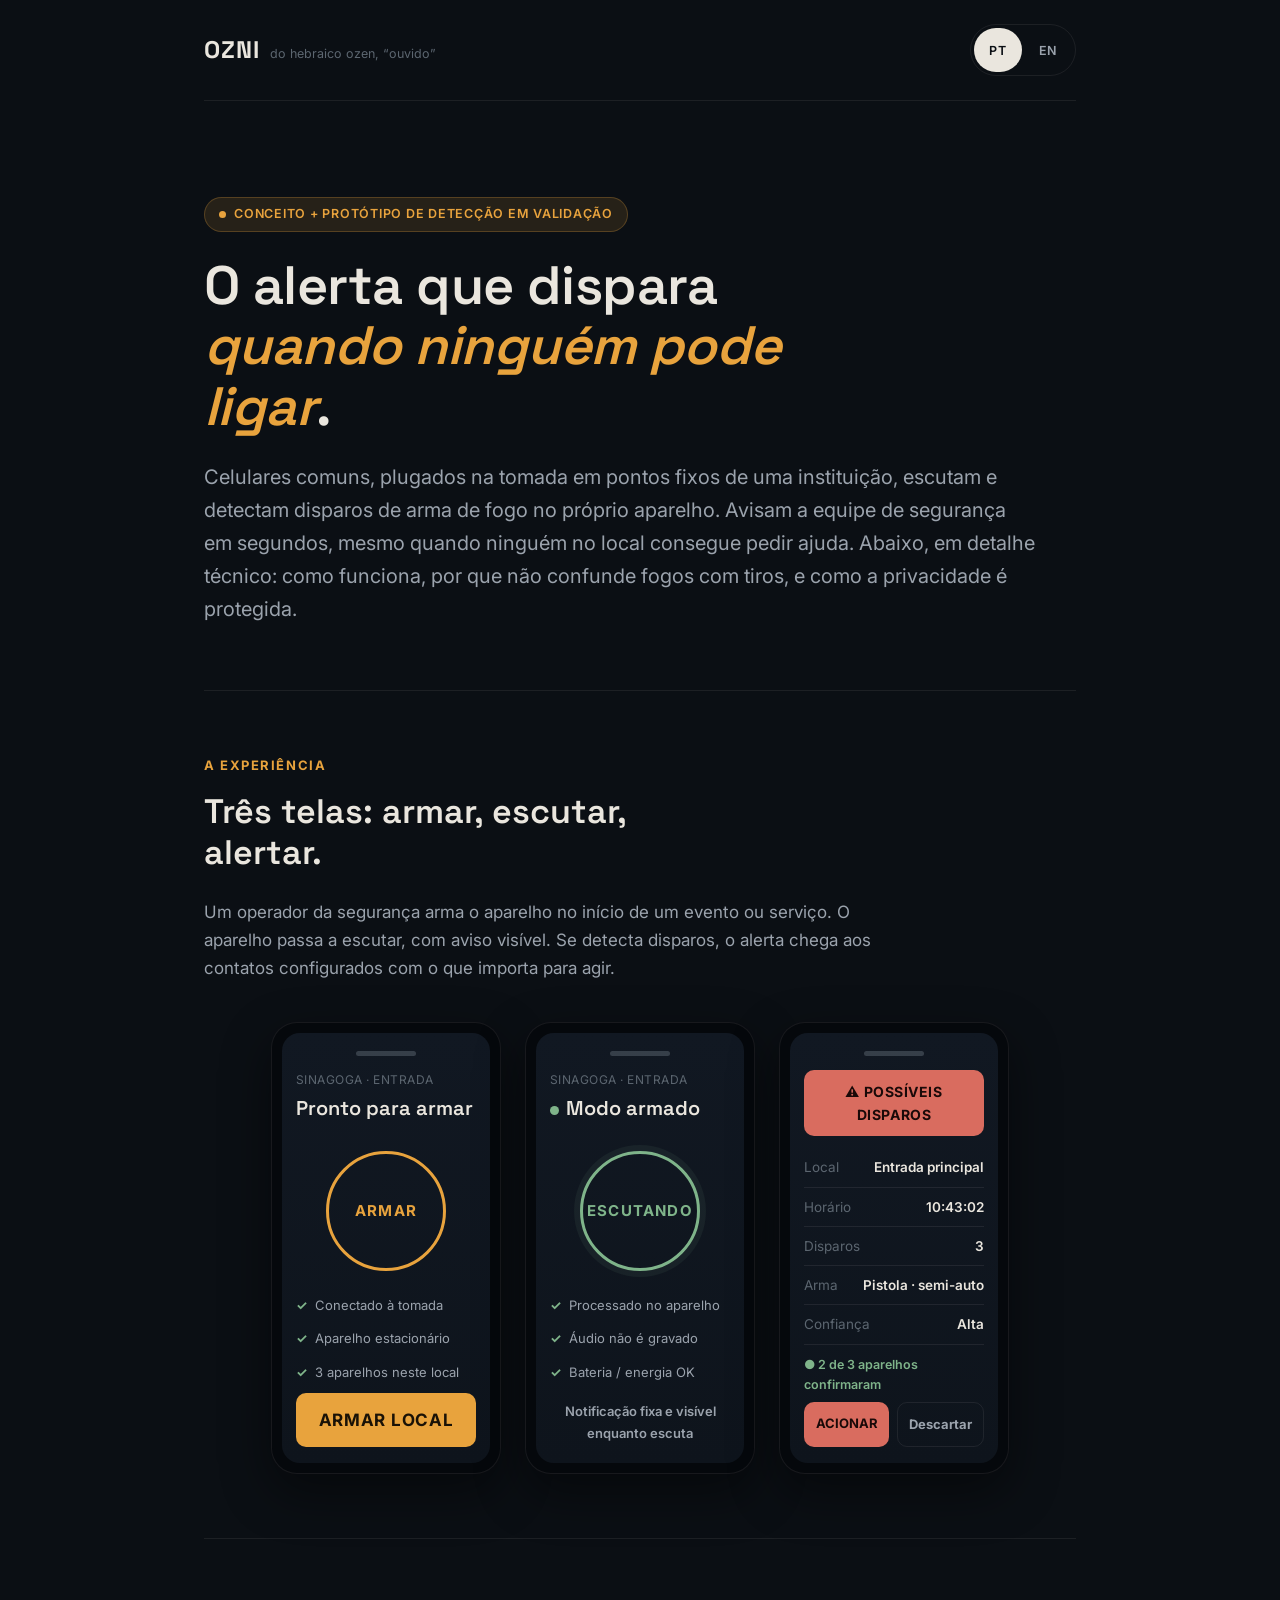
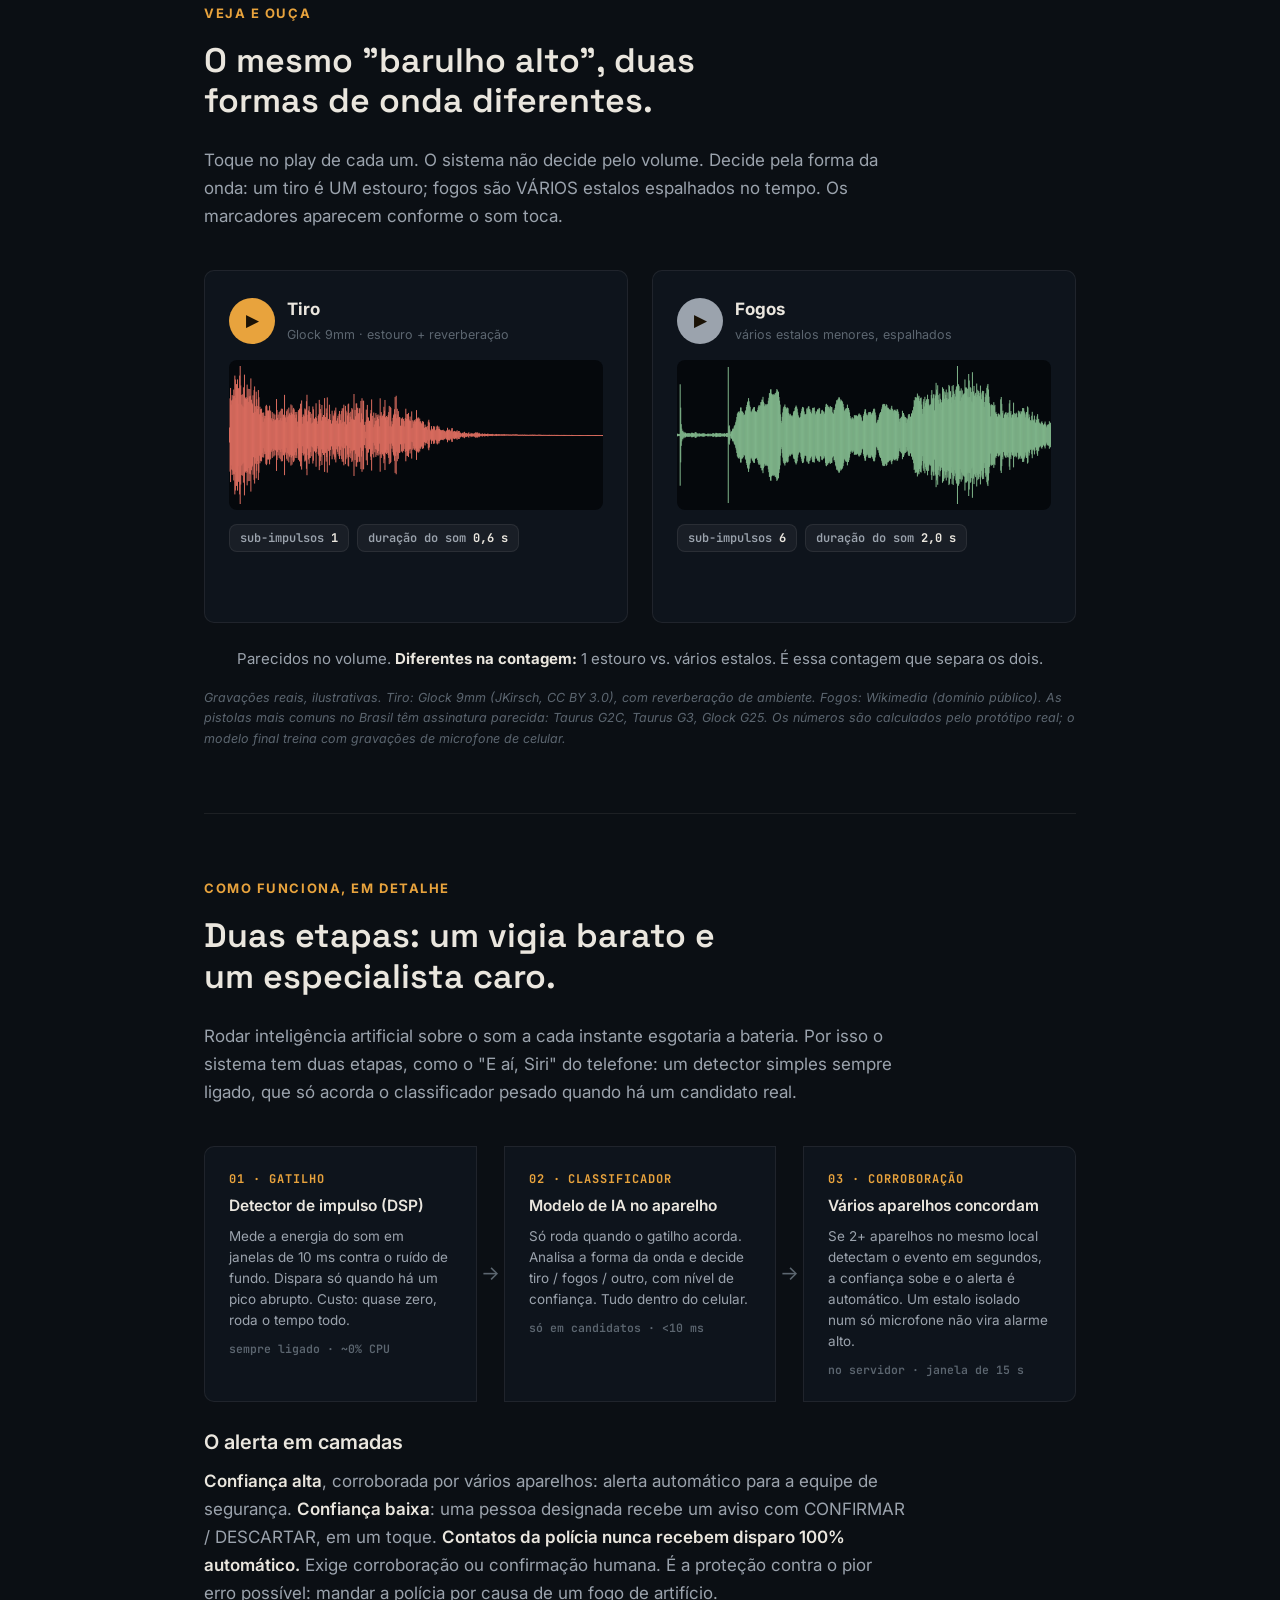
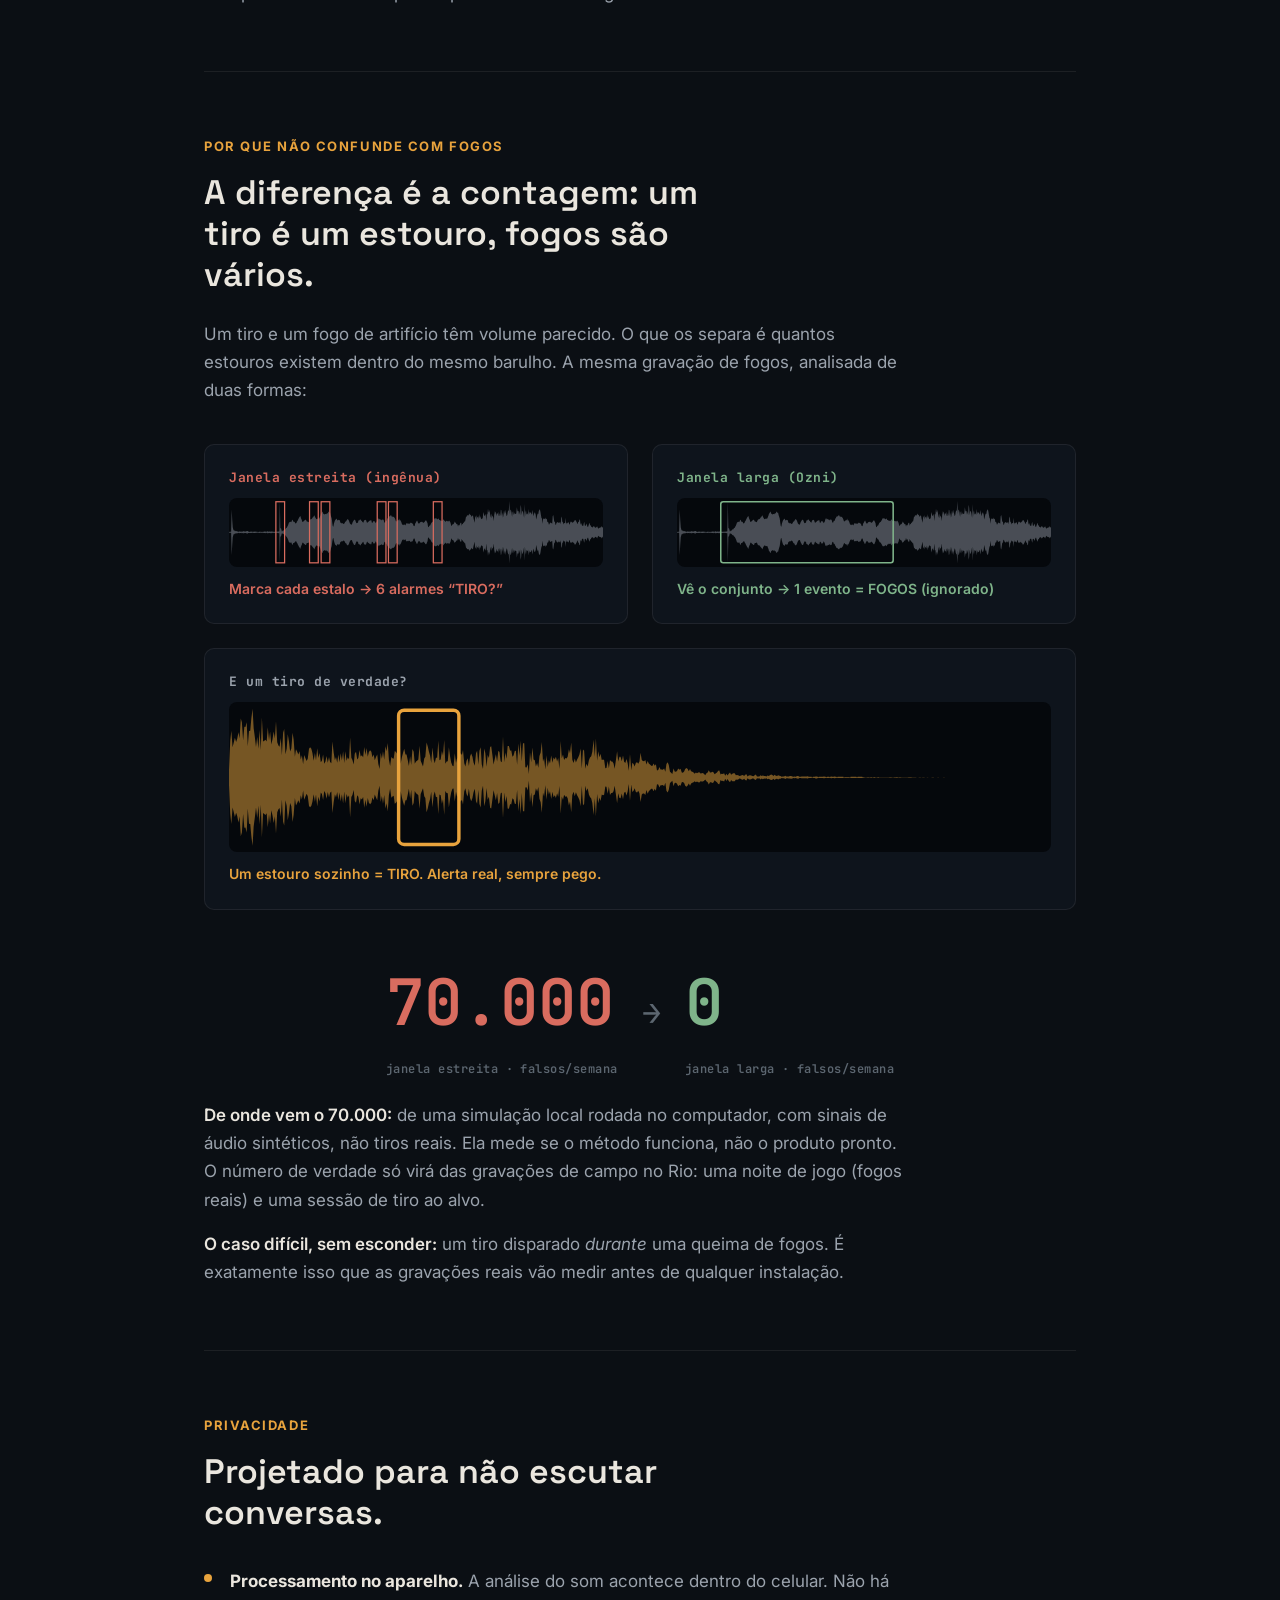
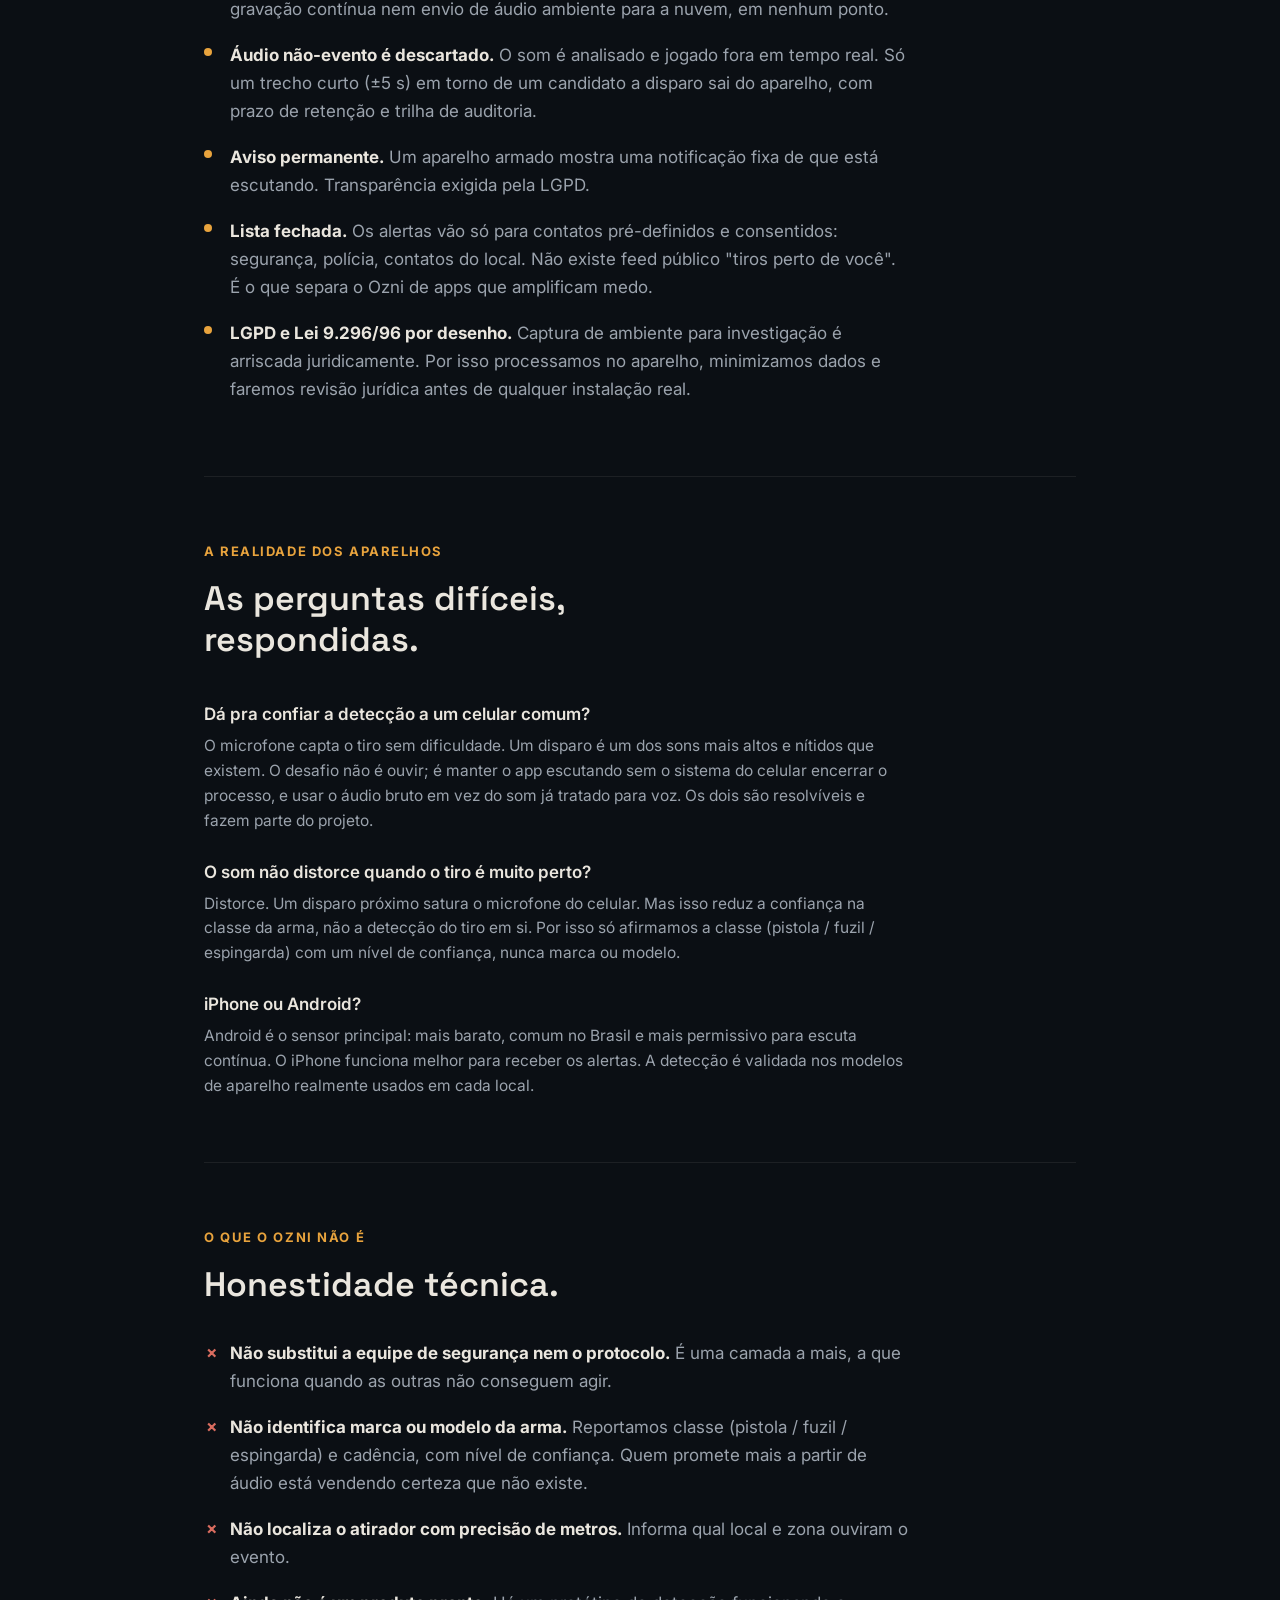
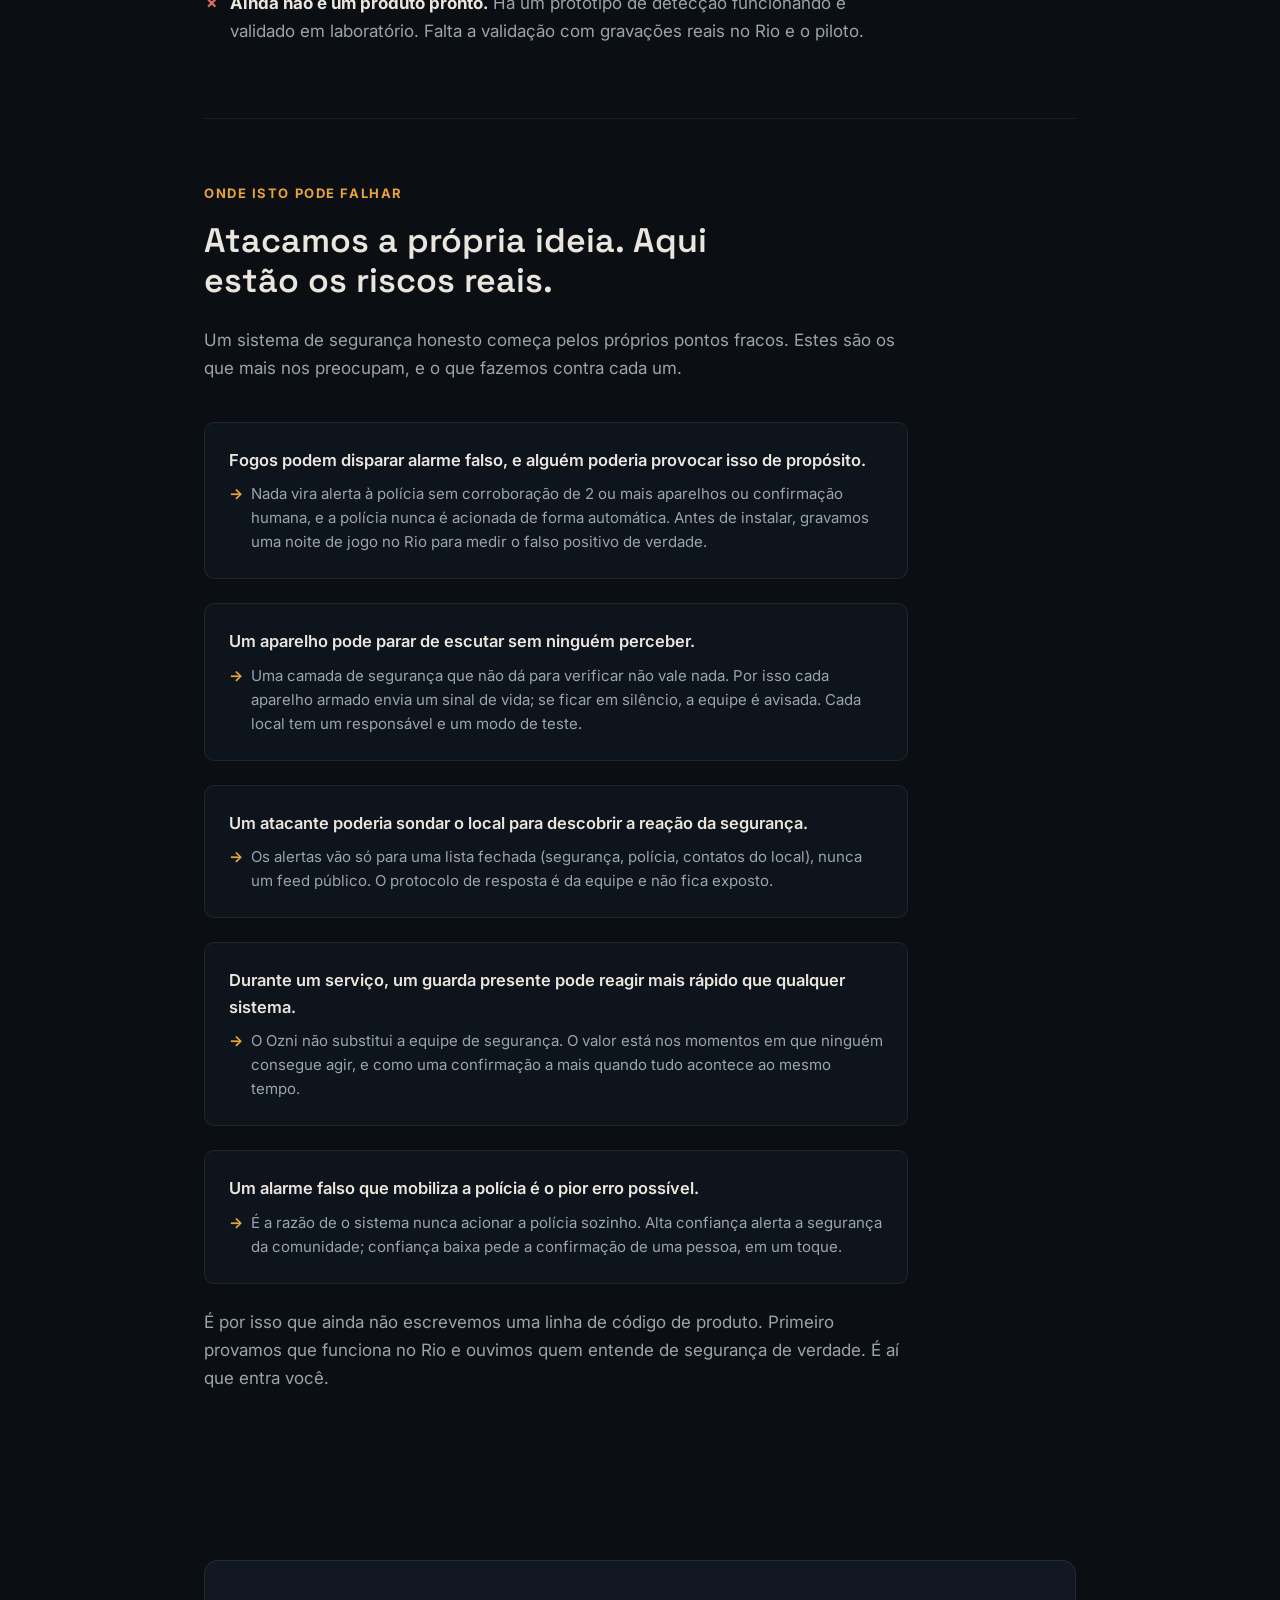
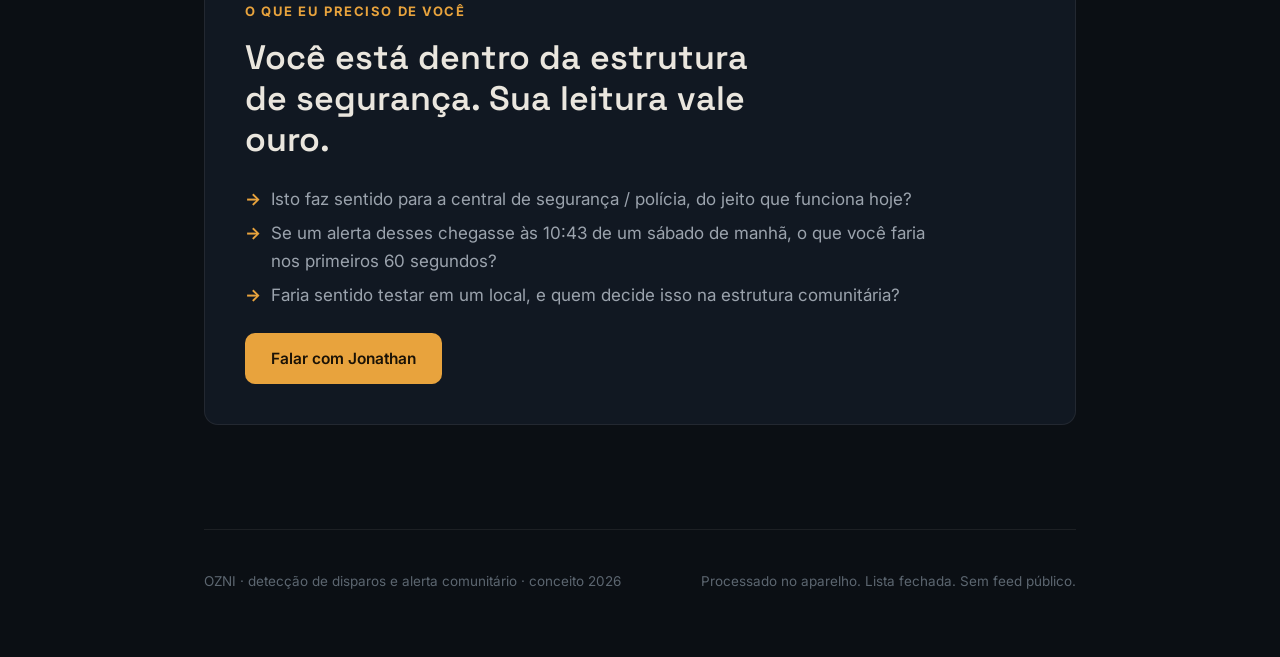
<file: index.html>
<!DOCTYPE html>
<html lang="pt-BR">
<head>
<meta charset="UTF-8">
<meta name="viewport" content="width=device-width, initial-scale=1.0">
<title>Ozni: como funciona</title>
<link rel="icon" href="data:,">
<link rel="preconnect" href="https://fonts.googleapis.com">
<link rel="preconnect" href="https://fonts.gstatic.com" crossorigin>
<link href="https://fonts.googleapis.com/css2?family=Space+Grotesk:wght@500;600;700&family=Inter:wght@400;500;600;700&family=JetBrains+Mono:wght@400;600&display=swap" rel="stylesheet">
<style>
  :root{
    --bg:#0B0F14;--raised:#111822;--card:#0E141C;--ink:#EAE6DE;--dim:#9BA3AD;--faint:#5C6670;
    --accent:#E8A33D;--accent-dim:rgba(232,163,61,.12);--line:rgba(234,230,222,.08);--danger:#D96C5F;--ok:#7FB48A;
    --disp:'Space Grotesk',-apple-system,sans-serif;--body:'Inter',-apple-system,sans-serif;--mono:'JetBrains Mono',monospace;
    --s1:8px;--s2:16px;--s3:24px;--s4:40px;--s5:64px;--s6:96px;--r:10px;--measure:64ch;
  }
  *{margin:0;padding:0;box-sizing:border-box}
  html{scroll-behavior:smooth}
  @media(prefers-reduced-motion:reduce){html{scroll-behavior:auto}.pulse{animation:none}}
  body{background:var(--bg);color:var(--ink);font-family:var(--body);font-size:17px;line-height:1.65;-webkit-font-smoothing:antialiased}
  .wrap{max-width:920px;margin:0 auto;padding:0 var(--s3)}
  header{display:flex;align-items:center;justify-content:space-between;padding:var(--s3) 0;border-bottom:1px solid var(--line);flex-wrap:wrap;gap:var(--s2)}
  .brand{display:flex;align-items:baseline;gap:10px}
  .mark{font-family:var(--disp);font-weight:700;font-size:24px;letter-spacing:.04em}
  .meaning{font-size:12.5px;color:var(--faint)}
  .lang{display:flex;gap:2px;border:1px solid var(--line);border-radius:999px;padding:3px}
  .lang button{font:600 12.5px var(--body);letter-spacing:.06em;padding:0 15px;min-height:44px;display:flex;align-items:center;border:none;border-radius:999px;background:transparent;color:var(--dim);cursor:pointer}
  .lang button[aria-pressed="true"]{background:var(--ink);color:var(--bg)}
  .lang button:focus-visible{outline:2px solid var(--accent);outline-offset:2px}
  .status{display:inline-flex;align-items:center;gap:8px;font-size:12.5px;font-weight:600;letter-spacing:.06em;text-transform:uppercase;color:var(--accent);background:var(--accent-dim);border:1px solid rgba(232,163,61,.25);padding:6px 14px;border-radius:999px;margin-bottom:var(--s3)}
  .status::before{content:"";width:7px;height:7px;border-radius:50%;background:var(--accent)}
  section{padding:var(--s5) 0;border-top:1px solid var(--line)}
  .hero{padding:var(--s6) 0 var(--s5);border-top:none}
  h1{font-family:var(--disp);font-weight:600;font-size:clamp(32px,5.4vw,54px);line-height:1.12;letter-spacing:-.01em;max-width:18ch}
  h1 em{font-style:italic;color:var(--accent)}
  .lede{margin-top:var(--s3);font-size:clamp(17px,2vw,20px);color:var(--dim);max-width:var(--measure)}
  .kicker{font-size:13px;font-weight:700;letter-spacing:.12em;text-transform:uppercase;color:var(--accent);margin-bottom:var(--s2)}
  h2{font-family:var(--disp);font-weight:600;font-size:clamp(25px,3.3vw,34px);line-height:1.2;max-width:24ch;margin-bottom:var(--s3)}
  h3{font-size:20px;font-weight:600;margin:var(--s3) 0 var(--s1)}
  .prose{max-width:var(--measure);color:var(--dim)}
  .prose strong{color:var(--ink);font-weight:600}
  .prose+.prose{margin-top:var(--s2)}
  .phones{display:flex;gap:var(--s3);margin-top:var(--s4);flex-wrap:wrap;justify-content:center}
  .phone{width:230px;flex:0 0 230px;background:#05080C;border:1px solid var(--line);border-radius:26px;padding:10px;box-shadow:0 18px 50px rgba(0,0,0,.45)}
  .screen{background:linear-gradient(180deg,var(--raised),var(--card));border-radius:18px;padding:16px 14px;min-height:430px;display:flex;flex-direction:column}
  .notch{width:60px;height:5px;background:var(--faint);border-radius:3px;margin:2px auto 14px;opacity:.5}
  .sc-site{font-size:12px;color:var(--faint);letter-spacing:.04em;text-transform:uppercase}
  .sc-h{font-family:var(--disp);font-size:20px;font-weight:600;margin-top:2px}
  .phone-cap{text-align:center;font-size:13px;color:var(--dim);margin-top:12px;font-weight:600}
  .ring{width:120px;height:120px;border-radius:50%;border:3px solid var(--accent);display:grid;place-items:center;margin:26px auto 18px;color:var(--accent);font-weight:700;letter-spacing:.08em;font-size:15px}
  .ring.armed{border-color:var(--ok);color:var(--ok);box-shadow:0 0 0 6px rgba(127,180,138,.08)}
  .pulse{width:9px;height:9px;border-radius:50%;background:var(--ok);display:inline-block;margin-right:7px;animation:p 1.6s infinite}
  @keyframes p{0%,100%{opacity:1}50%{opacity:.25}}
  .chkrow{display:flex;align-items:center;gap:8px;font-size:13px;color:var(--dim);margin:6px 0}
  .chkrow .ok{color:var(--ok);font-weight:700}
  .btn-fill{margin-top:auto;background:var(--accent);color:#1A1206;text-align:center;font-weight:700;padding:13px;border-radius:10px;letter-spacing:.04em}
  .alert-head{background:var(--danger);color:#1A0908;font-weight:700;border-radius:10px;padding:10px 12px;text-align:center;letter-spacing:.04em;font-size:14px;margin-bottom:12px}
  .arow{display:flex;justify-content:space-between;font-size:13.5px;padding:8px 0;border-bottom:1px solid var(--line)}
  .arow .k{color:var(--faint)}.arow .v{color:var(--ink);font-weight:600;text-align:right}
  .corrob{font-size:12.5px;color:var(--ok);margin-top:10px;font-weight:600}
  .twobtn{display:flex;gap:8px;margin-top:auto}
  .twobtn div{flex:1;text-align:center;padding:11px;border-radius:10px;font-weight:700;font-size:13px}
  .b-confirm{background:var(--danger);color:#1A0908}.b-dismiss{border:1px solid var(--line);color:var(--dim)}
  .waves{display:grid;grid-template-columns:1fr 1fr;gap:var(--s3);margin-top:var(--s4)}
  .wcard{background:var(--card);border:1px solid var(--line);border-radius:var(--r);padding:var(--s3)}
  .wtop{display:flex;align-items:center;gap:12px;margin-bottom:14px}
  .playbtn{width:46px;height:46px;flex:0 0 46px;border-radius:50%;border:none;cursor:pointer;background:var(--accent);color:#1A1206;font-size:17px;display:grid;place-items:center}
  .wcard.fw .playbtn{background:var(--dim)}
  .playbtn:focus-visible{outline:2px solid var(--ink);outline-offset:2px}
  .wlabel{font-weight:700;font-size:17px}.wlabel small{display:block;font-weight:400;font-size:12.5px;color:var(--faint);margin-top:2px}
  canvas{display:block;width:100%;border-radius:8px;background:#05080C}svg{font-family:var(--body)}
  .chips{display:flex;gap:8px;margin-top:14px;flex-wrap:wrap}
  .chip{font:600 12px var(--mono);padding:5px 10px;border-radius:8px;background:rgba(234,230,222,.05);border:1px solid var(--line);color:var(--dim)}
  .chip b{color:var(--ink)}
  .vtag{display:inline-block;font-weight:700;font-size:12px;letter-spacing:.06em;padding:5px 11px;border-radius:999px;margin-top:14px;opacity:0;transition:opacity .4s}
  .vtag.show{opacity:1}
  .vtag.gun{background:rgba(217,108,95,.15);color:var(--danger);border:1px solid rgba(217,108,95,.3)}
  .vtag.fw{background:rgba(127,180,138,.12);color:var(--ok);border:1px solid rgba(127,180,138,.3)}
  .samenote{text-align:center;color:var(--dim);margin-top:var(--s3);font-size:15px}
  .samenote b{color:var(--ink)}
  .tech-note{font-size:12.5px;color:var(--faint);font-style:italic;margin-top:var(--s2)}
  .method{background:var(--card);border:1px solid var(--line);border-radius:var(--r);padding:var(--s3);margin-top:var(--s4)}
  .mhead{display:flex;align-items:center;justify-content:space-between;gap:var(--s2);flex-wrap:wrap;margin-bottom:14px}
  .mmode{font:700 13px var(--mono);letter-spacing:.04em;color:var(--accent)}
  .mcounters{display:flex;gap:var(--s3)}
  .mc{font:600 13px var(--mono);color:var(--dim)}.mc b{font-size:20px;display:block;color:var(--ink)}
  .mc.false b{color:var(--danger)}.mc.true b{color:var(--ok)}
  .mbtn{background:var(--accent);color:#1A1206;border:none;border-radius:10px;padding:11px 20px;font-weight:700;cursor:pointer;font-size:14px}
  .mbtn:focus-visible{outline:2px solid var(--ink);outline-offset:2px}
  .mcap{min-height:44px;margin-top:12px;color:var(--dim);font-size:14.5px}
  .mcap b{color:var(--ink)}
  .bignum{display:flex;align-items:center;justify-content:center;gap:var(--s3);margin-top:var(--s4);font-family:var(--mono);flex-wrap:wrap}
  .bignum .n{font-size:clamp(34px,7vw,64px);font-weight:600}
  .bignum .before{color:var(--danger)}.bignum .after{color:var(--ok)}
  .bignum .arw{color:var(--faint);font-size:32px}
  .bignum .lab{font:600 12px var(--mono);color:var(--faint);display:block;text-align:center;margin-top:6px;letter-spacing:.04em}
  ul.clean{list-style:none;margin-top:var(--s2);max-width:var(--measure)}
  ul.clean li{padding:9px 0 9px 26px;position:relative;color:var(--dim)}
  ul.clean li::before{content:"";position:absolute;left:0;top:16px;width:8px;height:8px;border-radius:50%;background:var(--accent)}
  ul.clean li strong{color:var(--ink)}
  ul.no{margin-top:var(--s2);max-width:var(--measure)}
  ul.no li{padding:9px 0 9px 26px;position:relative;color:var(--dim);list-style:none}
  ul.no li::before{content:"\00d7";position:absolute;left:2px;top:8px;color:var(--danger);font-weight:700}
  ul.no li strong{color:var(--ink)}
  .pipe{display:flex;gap:0;margin-top:var(--s4);flex-wrap:wrap}
  .stage{flex:1;min-width:200px;background:var(--card);border:1px solid var(--line);padding:var(--s3)}
  .stage:first-child{border-radius:var(--r) 0 0 var(--r)}.stage:last-child{border-radius:0 var(--r) var(--r) 0}
  .stage .n{font:700 12px var(--mono);color:var(--accent);letter-spacing:.08em}
  .stage h4{font-size:15.5px;font-weight:600;margin:6px 0 8px}.stage p{font-size:13.5px;color:var(--dim);line-height:1.55}
  .stage .cost{font:600 11.5px var(--mono);margin-top:10px;color:var(--faint)}
  .arrow{align-self:center;color:var(--faint);padding:0 4px;font-size:20px}
  .cta{background:var(--raised);border:1px solid var(--line);border-radius:14px;padding:var(--s4);margin-top:var(--s4)}
  .cta .ask{display:flex;flex-direction:column;gap:6px;margin:var(--s2) 0 var(--s3);max-width:var(--measure)}
  .cta .ask div{padding-left:26px;position:relative;color:var(--dim)}
  .cta .ask div::before{content:"\2192";position:absolute;left:0;color:var(--accent);font-weight:700}
  .btn{display:inline-block;font-weight:600;font-size:15.5px;padding:13px 26px;border-radius:var(--r);text-decoration:none;background:var(--accent);color:#1A1206}
  footer{padding:var(--s4) 0 var(--s5);color:var(--faint);font-size:13.5px;border-top:1px solid var(--line);margin-top:var(--s4);display:flex;justify-content:space-between;gap:var(--s2);flex-wrap:wrap}
  @media(max-width:760px){.waves{grid-template-columns:1fr}.pipe{flex-direction:column}.stage,.stage:first-child,.stage:last-child{border-radius:var(--r)}.arrow{transform:rotate(90deg);padding:6px 0}}

  .split{display:grid;grid-template-columns:1fr 1fr;gap:var(--s3);margin-top:var(--s4)}
  .scol{background:var(--card);border:1px solid var(--line);border-radius:var(--r);padding:var(--s3)}
  .scol-h{font:700 13px var(--mono);letter-spacing:.04em;margin-bottom:12px}
  .scol-h.narrow{color:var(--danger)}.scol-h.wide{color:var(--ok)}
  .wf svg{display:block;width:100%;height:auto;background:#05080C;border-radius:8px}
  .scol-r{margin-top:12px;font-size:14px;font-weight:600;line-height:1.45}
  .scol-r.bad{color:var(--danger)}.scol-r.good{color:var(--ok)}.scol-r.real{color:var(--accent)}
  .gunrow{background:var(--card);border:1px solid var(--line);border-radius:var(--r);padding:var(--s3);margin-top:var(--s3)}
  .gunrow-lab{font:700 13px var(--mono);color:var(--dim);letter-spacing:.04em;margin-bottom:12px}
  @media(max-width:760px){.split{grid-template-columns:1fr}}

  .faq{margin-top:var(--s4);max-width:var(--measure);display:flex;flex-direction:column;gap:var(--s3)}
  .qa .q{font-weight:600;color:var(--ink);font-size:17px;margin:0}
  .qa .a{color:var(--dim);margin-top:6px;font-size:15.5px;line-height:1.6}

  .risks{margin-top:var(--s4);display:flex;flex-direction:column;gap:var(--s3);max-width:var(--measure)}
  .risk{background:var(--card);border:1px solid var(--line);border-radius:var(--r);padding:var(--s3)}
  .r-q{font-weight:600;color:var(--ink);font-size:16.5px;margin:0}
  .r-a{color:var(--dim);font-size:15px;line-height:1.6;margin-top:8px;padding-left:22px;position:relative}
  .r-a::before{content:"\2192";position:absolute;left:0;color:var(--accent);font-weight:700}
</style>
</head>
<body>
<div class="wrap">

<header>
  <div class="brand"><span class="mark">OZNI</span><span class="meaning" data-i18n="meaning">do hebraico ozen, “ouvido”</span></div>
  <nav class="lang" aria-label="Idioma / Language">
    <button id="btn-pt" type="button" aria-pressed="true">PT</button>
    <button id="btn-en" type="button" aria-pressed="false">EN</button>
  </nav>
</header>

<main>
  <section class="hero">
    <span class="status" data-i18n="status">Conceito + protótipo de detecção em validação</span>
    <h1 data-i18n-html="h1">O alerta que dispara <em>quando ninguém pode ligar</em>.</h1>
    <p class="lede" data-i18n="lede">Celulares comuns, plugados na tomada em pontos fixos de uma instituição, escutam e detectam disparos de arma de fogo no próprio aparelho. Avisam a equipe de segurança em segundos, mesmo quando ninguém no local consegue pedir ajuda. Abaixo, em detalhe técnico: como funciona, por que não confunde fogos com tiros, e como a privacidade é protegida.</p>
  </section>

  <section>
    <p class="kicker" data-i18n="exp_k">A experiência</p>
    <h2 data-i18n="exp_h">Três telas: armar, escutar, alertar.</h2>
    <p class="prose" data-i18n="exp_p">Um operador da segurança arma o aparelho no início de um evento ou serviço. O aparelho passa a escutar, com aviso visível. Se detecta disparos, o alerta chega aos contatos configurados com o que importa para agir.</p>
    <div class="phones">
      <div class="phone"><div class="screen">
        <div class="notch"></div><div class="sc-site" data-i18n="w1_site">Sinagoga · Entrada</div>
        <div class="sc-h" data-i18n="w1_h">Pronto para armar</div>
        <div class="ring" data-i18n="w1_ring">ARMAR</div>
        <div class="chkrow"><span class="ok">✓</span><span data-i18n="w1_c1">Conectado à tomada</span></div>
        <div class="chkrow"><span class="ok">✓</span><span data-i18n="w1_c2">Aparelho estacionário</span></div>
        <div class="chkrow"><span class="ok">✓</span><span data-i18n="w1_c3">3 aparelhos neste local</span></div>
        <div class="btn-fill" data-i18n="w1_btn">ARMAR LOCAL</div>
      </div></div>
      <div class="phone"><div class="screen">
        <div class="notch"></div><div class="sc-site" data-i18n="w2_site">Sinagoga · Entrada</div>
        <div class="sc-h" data-i18n-html="w2_h"><span class="pulse"></span>Modo armado</div>
        <div class="ring armed" data-i18n="w2_ring">ESCUTANDO</div>
        <div class="chkrow"><span class="ok">✓</span><span data-i18n="w2_c1">Processado no aparelho</span></div>
        <div class="chkrow"><span class="ok">✓</span><span data-i18n="w2_c2">Áudio não é gravado</span></div>
        <div class="chkrow"><span class="ok">✓</span><span data-i18n="w2_c3">Bateria / energia OK</span></div>
        <div class="phone-cap" data-i18n="w2_cap">Notificação fixa e visível enquanto escuta</div>
      </div></div>
      <div class="phone"><div class="screen">
        <div class="notch"></div><div class="alert-head" data-i18n="w3_head">⚠ POSSÍVEIS DISPAROS</div>
        <div class="arow"><span class="k" data-i18n="w3_k1">Local</span><span class="v" data-i18n="w3_v1">Entrada principal</span></div>
        <div class="arow"><span class="k" data-i18n="w3_k2">Horário</span><span class="v">10:43:02</span></div>
        <div class="arow"><span class="k" data-i18n="w3_k3">Disparos</span><span class="v">3</span></div>
        <div class="arow"><span class="k" data-i18n="w3_k4">Arma</span><span class="v" data-i18n="w3_v4">Pistola · semi-auto</span></div>
        <div class="arow"><span class="k" data-i18n="w3_k5">Confiança</span><span class="v" data-i18n="w3_v5">Alta</span></div>
        <div class="corrob" data-i18n="w3_corrob">● 2 de 3 aparelhos confirmaram</div>
        <div class="twobtn"><div class="b-confirm" data-i18n="w3_b1">ACIONAR</div><div class="b-dismiss" data-i18n="w3_b2">Descartar</div></div>
      </div></div>
    </div>
  </section>

  <section>
    <p class="kicker" data-i18n="see_k">Veja e ouça</p>
    <h2 data-i18n="see_h">O mesmo "barulho alto", duas formas de onda diferentes.</h2>
    <p class="prose" data-i18n="see_p">Toque no play de cada um. O sistema não decide pelo volume. Decide pela forma da onda: um tiro é UM estouro; fogos são VÁRIOS estalos espalhados no tempo. Os marcadores aparecem conforme o som toca.</p>
    <div class="waves">
      <div class="wcard gun">
        <div class="wtop"><button class="playbtn" id="play-gun" aria-label="Tocar tiro">▶</button>
          <div class="wlabel" data-i18n-html="see_gun">Tiro<small>Glock 9mm · estouro + reverberação</small></div></div>
        <canvas id="cv-gun" height="150"></canvas>
        <div class="chips" id="chips-gun"></div>
        <span class="vtag gun" id="vt-gun" data-i18n="see_gun_v">→ classificado: DISPARO</span>
      </div>
      <div class="wcard fw">
        <div class="wtop"><button class="playbtn" id="play-fw" aria-label="Tocar fogos">▶</button>
          <div class="wlabel" data-i18n-html="see_fw">Fogos<small>vários estalos menores, espalhados</small></div></div>
        <canvas id="cv-fw" height="150"></canvas>
        <div class="chips" id="chips-fw"></div>
        <span class="vtag fw" id="vt-fw" data-i18n="see_fw_v">→ classificado: FOGOS (ignorado)</span>
      </div>
    </div>
    <p class="samenote" data-i18n-html="see_same">Parecidos no volume. <b>Diferentes na contagem:</b> 1 estouro vs. vários estalos. É essa contagem que separa os dois.</p>
    <p class="tech-note" data-i18n="see_note">Gravações reais, ilustrativas. Tiro: Glock 9mm (JKirsch, CC BY 3.0), com reverberação de ambiente. Fogos: Wikimedia (domínio público). As pistolas mais comuns no Brasil têm assinatura parecida: Taurus G2C, Taurus G3, Glock G25. Os números são calculados pelo protótipo real; o modelo final treina com gravações de microfone de celular.</p>
  </section>

  <section>
    <p class="kicker" data-i18n="how_k">Como funciona, em detalhe</p>
    <h2 data-i18n="how_h">Duas etapas: um vigia barato e um especialista caro.</h2>
    <p class="prose" data-i18n="how_p1">Rodar inteligência artificial sobre o som a cada instante esgotaria a bateria. Por isso o sistema tem duas etapas, como o "E aí, Siri" do telefone: um detector simples sempre ligado, que só acorda o classificador pesado quando há um candidato real.</p>
    <div class="pipe">
      <div class="stage"><div class="n">01 · GATILHO</div><h4 data-i18n="st1_h">Detector de impulso (DSP)</h4>
        <p data-i18n="st1_p">Mede a energia do som em janelas de 10 ms contra o ruído de fundo. Dispara só quando há um pico abrupto. Custo: quase zero, roda o tempo todo.</p>
        <div class="cost" data-i18n="st1_c">sempre ligado · ~0% CPU</div></div>
      <div class="arrow">→</div>
      <div class="stage"><div class="n">02 · CLASSIFICADOR</div><h4 data-i18n="st2_h">Modelo de IA no aparelho</h4>
        <p data-i18n="st2_p">Só roda quando o gatilho acorda. Analisa a forma da onda e decide tiro / fogos / outro, com nível de confiança. Tudo dentro do celular.</p>
        <div class="cost" data-i18n="st2_c">só em candidatos · &lt;10 ms</div></div>
      <div class="arrow">→</div>
      <div class="stage"><div class="n">03 · CORROBORAÇÃO</div><h4 data-i18n="st3_h">Vários aparelhos concordam</h4>
        <p data-i18n="st3_p">Se 2+ aparelhos no mesmo local detectam o evento em segundos, a confiança sobe e o alerta é automático. Um estalo isolado num só microfone não vira alarme alto.</p>
        <div class="cost" data-i18n="st3_c">no servidor · janela de 15 s</div></div>
    </div>
    <h3 data-i18n="tier_h">O alerta em camadas</h3>
    <p class="prose" data-i18n-html="tier_p"><strong>Confiança alta</strong>, corroborada por vários aparelhos: alerta automático para a equipe de segurança. <strong>Confiança baixa</strong>: uma pessoa designada recebe um aviso com CONFIRMAR / DESCARTAR, em um toque. <strong>Contatos da polícia nunca recebem disparo 100% automático.</strong> Exige corroboração ou confirmação humana. É a proteção contra o pior erro possível: mandar a polícia por causa de um fogo de artifício.</p>
  </section>

  <section>
    <p class="kicker" data-i18n="fw_k">Por que não confunde com fogos</p>
    <h2 data-i18n="fw_h">A diferença é a contagem: um tiro é um estouro, fogos são vários.</h2>
    <p class="prose" data-i18n="fw_p1">Um tiro e um fogo de artifício têm volume parecido. O que os separa é quantos estouros existem dentro do mesmo barulho. A mesma gravação de fogos, analisada de duas formas:</p>
    <div class="split">
      <div class="scol">
        <div class="scol-h narrow" data-i18n="sp_nh">Janela estreita (ingênua)</div>
        <div class="wf" id="wf-narrow"></div>
        <div class="scol-r bad" data-i18n="sp_nr">Marca cada estalo → 6 alarmes “TIRO?”</div>
      </div>
      <div class="scol">
        <div class="scol-h wide" data-i18n="sp_wh">Janela larga (Ozni)</div>
        <div class="wf" id="wf-wide"></div>
        <div class="scol-r good" data-i18n="sp_wr">Vê o conjunto → 1 evento = FOGOS (ignorado)</div>
      </div>
    </div>
    <div class="gunrow">
      <div class="gunrow-lab" data-i18n="sp_gl">E um tiro de verdade?</div>
      <div class="wf" id="wf-gun"></div>
      <div class="scol-r real" data-i18n="sp_gr">Um estouro sozinho = TIRO. Alerta real, sempre pego.</div>
    </div>
    <div class="bignum">
      <div><span class="n before">70.000</span><span class="lab" data-i18n="bn_before">janela estreita · falsos/semana</span></div>
      <span class="arw">→</span>
      <div><span class="n after">0</span><span class="lab" data-i18n="bn_after">janela larga · falsos/semana</span></div>
    </div>
    <p class="prose" style="margin-top:var(--s3)" data-i18n-html="fw_sim"><strong>De onde vem o 70.000:</strong> de uma simulação local rodada no computador, com sinais de áudio sintéticos, não tiros reais. Ela mede se o método funciona, não o produto pronto. O número de verdade só virá das gravações de campo no Rio: uma noite de jogo (fogos reais) e uma sessão de tiro ao alvo.</p>
    <p class="prose" style="margin-top:var(--s2)" data-i18n-html="fw_hard"><strong>O caso difícil, sem esconder:</strong> um tiro disparado <em>durante</em> uma queima de fogos. É exatamente isso que as gravações reais vão medir antes de qualquer instalação.</p>
  </section>

  <section>
    <p class="kicker" data-i18n="pv_k">Privacidade</p>
    <h2 data-i18n="pv_h">Projetado para não escutar conversas.</h2>
    <ul class="clean">
      <li data-i18n-html="pv1"><strong>Processamento no aparelho.</strong> A análise do som acontece dentro do celular. Não há gravação contínua nem envio de áudio ambiente para a nuvem, em nenhum ponto.</li>
      <li data-i18n-html="pv2"><strong>Áudio não-evento é descartado.</strong> O som é analisado e jogado fora em tempo real. Só um trecho curto (±5 s) em torno de um candidato a disparo sai do aparelho, com prazo de retenção e trilha de auditoria.</li>
      <li data-i18n-html="pv3"><strong>Aviso permanente.</strong> Um aparelho armado mostra uma notificação fixa de que está escutando. Transparência exigida pela LGPD.</li>
      <li data-i18n-html="pv4"><strong>Lista fechada.</strong> Os alertas vão só para contatos pré-definidos e consentidos: segurança, polícia, contatos do local. Não existe feed público "tiros perto de você". É o que separa o Ozni de apps que amplificam medo.</li>
      <li data-i18n-html="pv5"><strong>LGPD e Lei 9.296/96 por desenho.</strong> Captura de ambiente para investigação é arriscada juridicamente. Por isso processamos no aparelho, minimizamos dados e faremos revisão jurídica antes de qualquer instalação real.</li>
    </ul>
  </section>

  <section>
    <p class="kicker" data-i18n="qa_k">A realidade dos aparelhos</p>
    <h2 data-i18n="qa_h">As perguntas difíceis, respondidas.</h2>
    <div class="faq">
      <div class="qa"><p class="q" data-i18n="qa1q">Dá pra confiar a detecção a um celular comum?</p>
        <p class="a" data-i18n="qa1a">O microfone capta o tiro sem dificuldade. Um disparo é um dos sons mais altos e nítidos que existem. O desafio não é ouvir; é manter o app escutando sem o sistema do celular encerrar o processo, e usar o áudio bruto em vez do som já tratado para voz. Os dois são resolvíveis e fazem parte do projeto.</p></div>
      <div class="qa"><p class="q" data-i18n="qa3q">O som não distorce quando o tiro é muito perto?</p>
        <p class="a" data-i18n="qa3a">Distorce. Um disparo próximo satura o microfone do celular. Mas isso reduz a confiança na classe da arma, não a detecção do tiro em si. Por isso só afirmamos a classe (pistola / fuzil / espingarda) com um nível de confiança, nunca marca ou modelo.</p></div>
      <div class="qa"><p class="q" data-i18n="qa4q">iPhone ou Android?</p>
        <p class="a" data-i18n="qa4a">Android é o sensor principal: mais barato, comum no Brasil e mais permissivo para escuta contínua. O iPhone funciona melhor para receber os alertas. A detecção é validada nos modelos de aparelho realmente usados em cada local.</p></div>
    </div>
  </section>

  <section>
    <p class="kicker" data-i18n="lim_k">O que o Ozni não é</p>
    <h2 data-i18n="lim_h">Honestidade técnica.</h2>
    <ul class="no">
      <li data-i18n-html="lim1"><strong>Não substitui a equipe de segurança nem o protocolo.</strong> É uma camada a mais, a que funciona quando as outras não conseguem agir.</li>
      <li data-i18n-html="lim2"><strong>Não identifica marca ou modelo da arma.</strong> Reportamos classe (pistola / fuzil / espingarda) e cadência, com nível de confiança. Quem promete mais a partir de áudio está vendendo certeza que não existe.</li>
      <li data-i18n-html="lim3"><strong>Não localiza o atirador com precisão de metros.</strong> Informa qual local e zona ouviram o evento.</li>
      <li data-i18n-html="lim4"><strong>Ainda não é um produto pronto.</strong> Há um protótipo de detecção funcionando e validado em laboratório. Falta a validação com gravações reais no Rio e o piloto.</li>
    </ul>
  </section>

  <section>
    <p class="kicker" data-i18n="risk_k">Onde isto pode falhar</p>
    <h2 data-i18n="risk_h">Atacamos a própria ideia. Aqui estão os riscos reais.</h2>
    <p class="prose" data-i18n="risk_p">Um sistema de segurança honesto começa pelos próprios pontos fracos. Estes são os que mais nos preocupam, e o que fazemos contra cada um.</p>
    <div class="risks">
      <div class="risk"><p class="r-q" data-i18n="r1q">Fogos podem disparar alarme falso, e alguém poderia provocar isso de propósito.</p>
        <p class="r-a" data-i18n="r1a">Nada vira alerta à polícia sem corroboração de 2 ou mais aparelhos ou confirmação humana, e a polícia nunca é acionada de forma automática. Antes de instalar, gravamos uma noite de jogo no Rio para medir o falso positivo de verdade.</p></div>
      <div class="risk"><p class="r-q" data-i18n="r2q">Um aparelho pode parar de escutar sem ninguém perceber.</p>
        <p class="r-a" data-i18n="r2a">Uma camada de segurança que não dá para verificar não vale nada. Por isso cada aparelho armado envia um sinal de vida; se ficar em silêncio, a equipe é avisada. Cada local tem um responsável e um modo de teste.</p></div>
      <div class="risk"><p class="r-q" data-i18n="r3q">Um atacante poderia sondar o local para descobrir a reação da segurança.</p>
        <p class="r-a" data-i18n="r3a">Os alertas vão só para uma lista fechada (segurança, polícia, contatos do local), nunca um feed público. O protocolo de resposta é da equipe e não fica exposto.</p></div>
      <div class="risk"><p class="r-q" data-i18n="r4q">Durante um serviço, um guarda presente pode reagir mais rápido que qualquer sistema.</p>
        <p class="r-a" data-i18n="r4a">O Ozni não substitui a equipe de segurança. O valor está nos momentos em que ninguém consegue agir, e como uma confirmação a mais quando tudo acontece ao mesmo tempo.</p></div>
      <div class="risk"><p class="r-q" data-i18n="r5q">Um alarme falso que mobiliza a polícia é o pior erro possível.</p>
        <p class="r-a" data-i18n="r5a">É a razão de o sistema nunca acionar a polícia sozinho. Alta confiança alerta a segurança da comunidade; confiança baixa pede a confirmação de uma pessoa, em um toque.</p></div>
    </div>
    <p class="prose" style="margin-top:var(--s3)" data-i18n="risk_end">É por isso que ainda não escrevemos uma linha de código de produto. Primeiro provamos que funciona no Rio e ouvimos quem entende de segurança de verdade. É aí que entra você.</p>
  </section>

  <section style="border-top:none">
    <div class="cta">
      <p class="kicker" data-i18n="cta_k">O que eu preciso de você</p>
      <h2 data-i18n="cta_h">Você está dentro da estrutura de segurança. Sua leitura vale ouro.</h2>
      <div class="ask">
        <div data-i18n="cta_a1">Isto faz sentido para a central de segurança / polícia, do jeito que funciona hoje?</div>
        <div data-i18n="cta_a2">Se um alerta desses chegasse às 10:43 de um sábado de manhã, o que você faria nos primeiros 60 segundos?</div>
        <div data-i18n="cta_a3">Faria sentido testar em um local, e quem decide isso na estrutura comunitária?</div>
      </div>
      <a class="btn" href="mailto:jkkorn@gmail.com?subject=Conversa%20sobre%20o%20Ozni" data-i18n="cta_btn">Falar com Jonathan</a>
    </div>
  </section>
</main>

<footer>
  <span data-i18n="foot_l">OZNI · detecção de disparos e alerta comunitário · conceito 2026</span>
  <span data-i18n="foot_r">Processado no aparelho. Lista fechada. Sem feed público.</span>
</footer>
</div>

<script>
var VIZ = {"gun": {"b64": "UklGRiJ9AABXQVZFZm10IBAAAAABAAEAgD4AAAB9AAACABAAZGF0Yf58AAA3+739kPtx++b84/xd/U/8Cf04/EwBZQY+CGULiA2yC9wHjAQ2AUgDPwQZBAQBtgC+/aoBfeVe8jIowRQy/l/1hN7LGL4bVdVCHcw99EFoF9PT5/u9Lu0EbfT0O7k+XCBt6//hfBvLDAjcF942RsxExiLdCv8BSvItBoX2jxSfVCMCbfF7APougTkwGTUiByq49IAXsARNyTzxgPTa4VkgCy6gAYYhxRrB1mL2CRvJEBwVEC2a/BDvR//22YnG5RIKM1UXo+CnwfsJKB1QFWQd8ejG5ZDO7MXlI2Aer9+DzuzQzvFMH4/li9Yn6uP7lhLU9svmw/Aa78zzFgUcH0oWBh5vHTUbV820zvjqhRKCMLPZGbjT0ifYHtCG5ZoEuiP+JGsDGBB5MWwsb//mv1X7JAXLGxw3Fyu0PVYom/Eu/3MF7QEK5TDoFekD+Pb0guY73YzuUPlv/Vw5l0MPIlshOi9/Hc0quTgDRpADl7/DwwD1hPbe3Iqym9kHG38xTzytJCEa8wUp7iMIvC0rMJPhjsps1s/t6A4rIUg62FGrRs0GcAbjNYcdFA/J89XJQfQH2RLdOf3Z51ToWQRr//oi9TXVJ3EYYCXoB6D5WSvsM+Dztdce6mgT/S6MVN5qiiLV4akQl/yIBAEv4x5Y/Rb2rc6xvxb6dQ9gNtcw3iccKbNN92NcLxb2QQgG7P7WANNNu0DkefFk5XjyTyJsTGsmWAPB6UDnl98Zy0LVq/zFBdTQ99gjEpI9okIDM/UQMAhWG98d3xOIBkf6ueHh3IbNMdjABoXgdsyvA1jvkgh7W0NTKUR5NcYlaCDDEnHT56njwrjLuAFiCV/9avwO+c4WujBTQPdI+USSGVYPouuK5VwSJgopCM0YoUNMWHIv1Agb+p06NjYQ9EPdabvepOyxk8L442jtetdx4EP76QSFA9Al0TMpWNNbAzeLIQv2idCbuNO6P8onxemb0uJ0FefpkNDt1/[base64]/ogelPwampiJ0SqSiZ8OHBTI5X6yQP+80vTJtCMzObAF7ugysXsoNiI1IUDYQHQEiUr9y6xQj9S4iiHLBk/diFXEjcAPuK1yZPuRACl1A+z16Y3uurH2eK0BA724t4w62kFZUP0RxUMsvrAFpsrYybw9tP6DPnuu+rFN+bY0trCHMnG1gTStdkV5GH2Z9j1ugnsjSnZLU0n3Db3NdY0ZwXACTwoDx6IFxIzHx3s97Xx++/KCI0J4vwZ+A4a3zByGjIKbhI4IeENXRnmJRkqki5aKE8xMkn0OPYNewFa9lrq8gV8HpkG0tXA4+cDLQz9LLozlxpaDq8Cwh+sLDIFl9puz7HT/NMa6KndwOor8IP47BYvGtoOv/1tESQzCjXDAM/kT9pkyX+5N6poutO0mral2Wn67/VoCrkXgSDLIgMYZgYy6O7qfvkkFdUrMR4gE93/iOA35wIndiob6ljOcdon+lEIoPvF85MLcyTiIo0m+C1HA4zOTd+y7nrTSr50twnHMt7K8lgmnzWBKhoWXDusbI5dqEOmTzpNXT2eLmoZWPys9d/+W/pB7tvf58hRvw3ejfB57Szbg8T52p/8sQqW67XNbtUCHNo50y8fHgnVKMYp6C3U+8JmxUa+OPAbDXP/[base64]/9C3EahxybGy4QT+OozifmFwTB6fu8ucO69m8D4+yBuUOzq8SX0fXNArH8rIjGEPKd7aHjU/fJCus0AETKOJErHRB3G607aCixEJzw4+2f6WzERs0P8eEHSfLT47EAMyXE+izbZ/UbAIz2ivZF6MfxTwPe6TzMp8yF2yjJfrr4x9q+tM9a32/c4vH8ElcNhwt+FyIoeTfPHBwSNAol9OwBDxZ7Gy4XfgpU9jrqued28JsihDUzK8sDbvEL+/EO7hydGXkC6/fJ3hjeTtdZv2+5Kq3oufPHZLyLyfrzJghLDuwkPh8BJtE1sC1tE933LeLn66URwwOj61TWe8ZouT/JNe914tvP5MyBwdrn1xZVI/YBYt2k7N0Dkv7v6OXcydTj1Ij7pQCkz0Cat7BO1t7eb+2+9mUBVR8tOWU/CzbcHUYJzv9A/qEWmQMD7pr3Lf9NCgcPfxuXIYcfbyg0Kuv3Cubo70b8egNt6y/kTvCV8xf99AoNHe8k1CVpL9Q57SsTGlHso9Ty7Cb0Mfe78+XkjuzOBp4bZgrKB9v8kunK+aMT+AV355MFJxKZ7Cb+WRew/aXqstaWyMneNvYz5F3Lkrgj2OLdJcp0zUftaf3m8lD9dxJUJJ4tiQgYDT4PC+/tzgPMwduD9df27+tYDzMZUxnLGbQJkwkBCQoMRgQXCxQEQfsCBfX1OuA76c7ySwYIKIkPUws2HDYQsfit0wLIhd9D4dzVo+bLA+sKvhYqNrJQykcKOIRC1Sv9/Ir8IfSey13Fs9U/2XrNdLuBzsD2lQMiANsKQw/D+hoIHgA24/rTZrKgqLXBEMmNyUnEoLtB3n0GWSbEKTAecxy3B+wIVhwjGNsOMRW6G60LGAAUA+ATQhKFCOwQ/B8EG/YFo++i48HjC/PA+93m6t983hfSl+Hs+KEB2gzwD6nlMszu3OvufeQa3+zwHe5W9m8DPiP8TZZKkTvXQYcvTzc8PBsUYOhT6RL/Xf9g9pj2CwHZHrswrgkN6qLmGOKQ3R3KDs/lxrS/BcsK14zspwOtHkctJzC+OsU2FCR+K30hnP3M87gC0d1Q17TZQd0m/5sd+iGpF/0qkCRUKXYq0CM8HmDwqf3LERwLafMY6dv6g/IG4jXRRt766+DbWc/x1oPqiwU+HtUkShD29f3huPelEs0iajRiJoUGJwO/AawGFwVt62vmIgYWCxkCpA3HGAIZzxRsDpELsR7GIQUmGDn3H2QHWvuU8h/xVMsMr6G3Ncp619vxofZC+uIaRjOSPfJDaSxoMJExwhcUCwL7feSz55Xnsey6+vTwzurSA9okfikjHywUoxefFYEFqPjN+Tr/0gP0BTsH+AkkCXERjvkA8Tr0ndoE5C3lqOAi5Fb0zRdFGzsA0O6C8Y302PviAmXzPvHf+SXvePGC/tX8pQRcBq0JByTbMgomAR0vIMgjLC7sGoHzQt1s5h72pv6076Pp4+zM24jVW9+s1rPe+v7RFoQu6iaQHkkqCR/1C2IX5RXbD84FvfVpCcETuwiU+Ofx9+uD7RT3Q/kIAhgDLAgFGmcpSyewHsMcZiHPLfgsnhHLDNQJUPl56HPlBOSR1sfmAQNtCV/zWesh9nIMeS8RKjgpshtC9J72jBX+FxUPXwnO9JPyrwDe/dDwceKX31jvzwrpD33y6uaT7fEDCA9CAHb0hOu48r4JZBasAFf/B/LJ7VX7E+fq1/zg5vIlDQgMYQHqERkOWgzfG0oWygRx/53+egn2CygEp/Wm8SfwHvI2/BbzLujo9i0DsAYUDp8GJ/2DARz7zPZv+gz1MvQl/vkNRyZMJ6oKtQ7KERwJdAsj+U7l5Okz7UHpU+9s6jjlFuJn13feb/AaA2oN6AxzAsMNBxmPCT7+hf3+7LPwTPss78juOPNb5bDrD/VY9dvtXt3F5AP8YwhFBVIInxJoEVMRqgM5AVYC2/7vAuD0D+LB9un9uPJ9BfYBmANACcv61/jX+X73t/XF/rT4aulM4sTdBude68H04Qz7IOAQ7g9gGuYXzRaME+0TlA0NA6j33vbI+0L9XP869s389/5b+LH9ogGeHe8zvxjRBV4G2gV5DvQPnAY4CsH4HOgk+Sv0ge8+BGwWCw29CjMC6gcDEZ8SfRWOEkASbA8m/iTuZOYM6VzhK+4MA1UUNB9lL0c2KzR9KWQp2iWfC+P8SgEO9h3ePdNIzAbf6eyA5wrrnu8n+Z4Q0RWvBgj+ZgHxCrMNIAc7CEsBdvqU8tr4afjN/eUMBAs4/Urs793M04TWcdWm4G7ybvta9931vfQm9pHuve+pAQANsBKIHd0N9PPP6krtMvu6D04VFg8E9+L/9BxoHvsZwxeDEsMU7xNlCaUSqA/Q+9H3lv3/DYT9P9/b3YHvbAVnCUsN5BtdG4oZMCxiKzUmLR6dB8j8DAA7/Srsae+kAS4TyA5uAyvv7eBX6E7xsfokAN7+kQOyAnr1KfLl7p/24hEiGsoP/ARo/3MAg+6/zjLLk8u/0e7gbPLW9pX2CQPGFBse2BwaIT0MSQagCngAk/Qo7+va6NwaCMMbAg1DBiQN6A4gDwsQQgNb93gIUhBlA/D6a/D48yX+6QHJ+ab2ovdu89r3NPqb+Dn8YgDKBZsJegj2ExsZIAy1BFoK5AFB6AfU9dhO6bHoqeKh7Mb7FwBh+2ALNREfArb4ZP5yC+kVFgfC6bLk4O9r8zL8ngAe9Hfy2QLj+o3wc/5d/+0DrAzUCqgA9QajDmcOLx70Hb8UGRBVDHj3DPah+Gf3APlu9n3wPPBt//r7HP2y9hUCTglsEKgTuvpg3zfYK+nr8N7rMdjW1vjnNPaV+S8EEg04A3v9QgKvDHYJrwPW8EroWe9p9WL3+PxaBjH98vl3BqML5gLIBuvxIufM9PnzEAFlBu3zifT8BZkOLQdRAk4GdwZZBCsFMQ5RD7wPRgbo9Ezqz/BaCPMb3BzvBvUBvwZP/bX9jwj8/TrvwOnD75/6qf1p+2P2ivpX/9//c+7D6lv1tf7fCpL0PNk133b1ivrI/P7/Kf2j9Kzs8PNQB94Ac+h87w0ESRafGrUUGQx7CDEQxRc0GeoGlfbM7a3/T/8U85TlLu0B+p3zB/a08P336/aq8A3sz+I/28Hl//Jt67XsyfU1++v52v1lB3waBBdEAwoMQhU6Fc0WpRbe/pP6nwwjFcIbThDzCHkJgQk59W7pQ+8+7tn5R/jR6k/w1/8YBjMChQaw/2XwYuZo+DAI+PrT9ln24/lMDw0HOPCL7mHoVuv//1kJ2QRM+OPqcOe59kH5GQCUCX0TSwtzBtEE8/wsAQDr/NNcv1zAC8tXz1nPCt2J6Un4yg2DHuIsFCf7CkcKswu2/4AAS/D25pPy+PCO8Ev7Ae+r43L28/gG7vz3jw3EDPP/QfeG8xT+igcv/ST6hwapFmcWSQtJC9YY1B7iCTMJqws4D5UFuwDF/WTpnu9p/gb47fRD8s/1nBa6JNYc1BHkBg8X1hw1Df7/jPwR/[base64]/O89Crug96F4YDqUvI//lYBVQDGBroSJhg3FTQU0wyTEYMUwgq0+zPyA/ZkAn4PHQpACJX/FgocF3gFF/rq8ufoweNh1pDQhtRV3nPjNPExB4wXUR3YGJsgSSCpHdkf+BMrASL6vfWFAXACevlS8UjxhQSG/xDygfE/7bbqKuZF6LL0PQD58A7nUPTVBFkJDQaLCLkIGg59FMcbbRZvBsrv0/dTDR0DD+i03qXou/i5/V74PQR1IYElPCAqL90urA4HAiUJdArLCUT6zOEz6g0EGwLi/kcFMw/uFhYXLA7wAvT12u547+n1Jvm19I30aflq/PcIHRmnJC4WOv4SAF4HzBSzGoIFmvnS8Yn75weY+DPyUvzZBbkOHwR4/X0KRxvBGO0RMA0nBe4MFAIq8ijm6d+Z6Sj2z/zSAFcBXAIa+jkCZBMrFG8Gk/0IBcMF/AuGDJwBvwQ6CS0Exw7dFXwG6vaM9VH/bAdCAZfqRd4szrm3ML7FzzThw+fQ8zMDbhNWGtccexdAGIgjmhUHCBsC3/bk7wbwPun+42DsSPdhBKoMfwgl+Bzt9PGz7njp++8O+9H6ZQTjGNUdnR8lGsEXDBJsFIIPcgd5BrD2nehZ6SztdepS6RHplvFe+LoF4ATp+UMMJhcsDr4GswqpB3UAogZ/ClcI2QbsAKX71Pj+6P7WJdUl6M70ZfFT7nDtd+26+lgFTQqmC80EJfsvBesYzB+4FccE9AyqFOsQiRL9FwMNAv9i7z/obeQQ5sbcxdEN4KD9UhjNG04VJSMCKMkopCePH44T7wOH9fHrie6A9twADAVNAdYL5xjLEuIHsAIhAjYM1wL8+t7/lwUjCRgKLw/gDO0JehhIIC0TxP9R84frnuZ+5gzljunB5LPlF+5r7nD4gfzp/WoQjRYlCyD8d/LG6eLcd92d6n3mvNvb3xvnlOW74Wfkl/B+/j/+ffc45/3Urc4U2YvaSOF28aYH+Bj3Ff4Z7iQDJnccZw53ANH8C/6j8jHlXelu8Yf3nAWzAS78afmI8L/4cwXfDtoU0wxJENUdCQ4kCDUZDR9UFLgYkh4qIn8grAfH+Jr7ZvPO5dbtx/3WCFMCxf6BF0Mn7ie1ILIU8QP1+jgBwASfAefvR+t//B4IzgxsBoAM9Q1TB9D8ofcE9uvgMdxL5DnzhQYDA5T2NfuVBwAMIA25DN8QrRA7CMf/gO011/LI29Tn5ynxU+YI3t3fDehC7UzmPN064mn9QBSnGqMGUP2k+LD/MgJp+bzxhOKL15/dWPZt+IjntfIsDo8LHgVaCqkEEfch9rn9owBIDRMe6iZTJkshyx6ZIXowSjVXM1gvUSjdI9MZmwOD92vyIO0l51riWt1m2/ninewb/XsFtxAeH4wl5Bz+DwsNDAeTCQkK3QNi/k32V/XP9n35DfB62p/WmOOL7ubufuAy0pzfcvJX7wTxKvgI/i79PgdLFyoJu+l+54j+HAz1DbUKHgcqCS8OJBOUBOHxWN2L13DczeC34kHgvO23AKMBtweiFx4j8y69ME4p+R2KEqb9EfzgAjb3PN/Q0VzS8uKd9i3/PAV/D88RRg0EC7wNVwetAiwK0xSNIU8ZagvQCeAUvBjRGbIYRxAnANXzOvQT9vHsbeCt2wLee+bT6o3orfUwDqIeKCRGGZ4ONxEODnAMjw92EaEFVfjvASkSyhGpB7X8C/Lf7szzPPHt4q7WXNk+8GAH4gPL7fDrnP6REw4ZBhBWE5AQnAi5DEoKBgCH+aPylunZ62fxf/piDEoa9x68HogX5hBdHNMkhxoCCef6X/w2AOb07PE19Hv/FAanDigZLR7sHQ4Zmw6F/3b0Mu8V8ArvTuap5Sr90gr2C4oQ7A/jCAP6LPCy7X3oRd5R2n3YgNZQ3lTt5f1l+wH1lfWmBnQSIAviAZX9LfVW8XXzwfFU8en1y/Jw8mcEghA5Do4QkhYIGHgTWxDSDYIDpfq99VT1Q/wy+dDwUfeHALn9sQAcBfYCCAMH/jH5B/u7AN78SPp7+Z/3UPrO/Fb9hP/cAXD7UvOL7jLybgEWE7QYJhQeGPYnoSyHJkUkmieQJU4abhWqD/sHCQUlA6wJ6gzjBSb+MP64BOAFP/fc5CTeVeMk6jHwcvQe9nH1cf+SCU8OuAu4CI4KsBAgDtAGvg4tEkoSHA7pBi0NbxcFHnEZHQIm8wX5Avw/7xbb0tB40JPTN9sN4KrnMemD6Bj4Tg1EEJEGmwLbA0ECMv5n/5P+ivvvALgHWA/pEZoKAAV2AvwCqQa5CRgFtfzxAXAKvgkt+m/zyAKsCDP9r/Y68LHkBNqr0uTQccmzx4bRnt0J40/hiebp80cBignUElQjGC9TJ60a1xK6C4cH9/ti7kfp9+9K8g34sAUmEfIcrC6yPT8++i+cHe0c3Sb0I70Y0xa0F5wUqxbfD6cGQAlEDbIPdhD0D/sNeQ8WENkO8g64EzkYhRojGsIbRhqaDaT8z/Ii9Vv0keyT6Y3mjt/y3x7wOP8Y/N/qiec782T4AfSc7qHrPfGV+NHyVO/e7yzxR/PK+Pv15u4/88v80AAp+CXxMvPS+9n9OvQV6qrgZOGV5tny2fea7PXge+Le6uHzYflrAWsS9RPbEvIbBiVXIfQgyh25GTkVif1L7UrrGPLD+WkATwlWDKUIQAs/DAcK5g6ACa0BaPUG64XiN93v3wDrvvJj+ND+ywqqGZYhXx2/FPcFpfgX8Srx3/ynAF4CtgH1/X37FwKoBpUCV/w29Tv0GPj88lrgL9Dw0Mbere1L+XoATwBVCU0ZaCAHHJIX7hhlGZ4c4RfcFUwi9ikmLaMr4yWfIQQkMyaOKwEu3yF3EkIPnhm5ICMYSRFrFMEVExhXFp4PGg0xBdj98v7w/2gDfwifBjT3zOmh40jk8+CL3DbWWdWM3Rrny+ZQ4oLlM+0N9M/vQ+rE7Vryp/WO97X1TfJV5zzdltq13YPg+tnUzFrGs8TMwyDD/sfM2ObuiAPVGGwmVC9aNDE8ZkjTQ6kytS+QMPgpmh7uDi8Dzv9RASkDqwmVEr0XbBuwGk8Z3hm5FZQM5QpyDUoKhAI+9wHxLu9m8oIAngiwAg78yPyR/hECSgaaBAsBD/oK73Lntuin8WT2gfQY8j74uvhx9HD0tvJG9PT2WPsWBC0KzgRX+0fzk/Gy8wP5JgAj9i/hptvk4Ovb5NNz1oraZd7S6oH82wzoDtUGMgHMApH75PUz+FX1xO7b7rvt8+sZ70zrYO2a9In/bAoAEkAacCG8JD4rZzPUMxEvUyzjLcQwNy6yKwMm6yP8IAMVSwVzAXIB2/1H9pfzIvxNARYD4wfKCi8K7wmwC78RlAuI+5v0TOu86MDqh+Ot3xDbi9b716XZqNZb13/ZnOSx73Lx0fvUBrUMlhNRFvENIgfuCsMOwQuy/9L6Vfvv+q4AFwMLAWAHPg14DqMMwQ6rDD8AQfWo7W/u2fFt+KEBjwOZA34HoxLbHnIcUxOxFRceaRuhFJYNgAtmDqIPlArpBVgGWAiXCbkAKPud+98A5gn2C4gHv/1i9TL1EfY09g3wjOOD27nZ0N1z5pfoQOig6vrraOzP8VT5Zvwm/cT8J/+vAXz/mP3E9zj4EwpKGVYW7RHaEFAQ/BLyDXYE6/N46o7s4e6+7xn5TQY3DToQoAuaDa0MDws6A2r2R/BT6Vnei9V9z7DMp9ZH6I716f6wBZ4O3xETE3AU4BM6EXMLfQOE/E/8EwHWBiAG0QraEx4YJiJLLkQsRiCyE+QKdgg5CGcIWAdBBa0A1/ru+mD+Nv1U+Lrxderz6BjtZvGe8ALsAu45+uoJ2ROIGLgTPxFQEgoVvw+OA8b46++d8tj61vh98nDzc/0FDIYT0RdDGngYZRrwHBwY1RbvEFAF+QIEBBwCc/+D+sr09/b0+d/1lfAn7MLpvOtz7tvzYP06A4AFWAHr/ooCewcPBZ8A1/w19W/0kPbn8ebwTfGj6dTh++JQ6YLrEPHf82j1c/iV9HDr9uHN33Xkwebm4yjgauNp56rmP+Zq5+zq2PBr78fyOv8FDTcWXhnLHIcoFTQoOcY14CmRHlEaGB1pH98aXAqjBasOZBX6F7kcIiI/KfEo8xzRF+IdWB7/GeISvAn1A1MDAgYgB9QIYwWX/jj8v/ft8pLy6PBQ72Dv6vOw+8P5P/SP9IT02fVE9u/xKe4B6xLswe+I7wXy3fR/67joQezl7Y7sY+fn6nj36f5Y/X3+v/ot84v1AgFAB9v8ru4X7DvxgfHQ7KPtYPBk8H3sxOwy9KMA0AnyB1EKrRMoHzMiRh3KGo8QIQaiBtwHOQjvA2n8Xvus/xT/vAOpD3wXnBRxEqcYTxtVFpYSfxBDD9oRNBLwEAwPIgi3Ay8HMwRs9g3t2urU5ebgq9/F3jfc7tol3pDqef0AC3IVcB7DHqwbQh1WI2QjChp6DRsN8w/ICQgBs/zl9MnqH99Q0nHHz8AXw4PG8csr1vDgfOmr8Gj8XQ/YH3wqXjHUN7k3bC4sJhIl2yWaIcMgLiJ1H/wY5xXmFRAP8gR4AGQAO/pN98/8EgSgCGUKXwf3ArL/av6D+sPznOqb5anhothU01vRUdTG2HregOEy4cLm7PHN+vL66fmS/AYE8Am2CNEJgA0FEpgV8BoYGhcRcgkmC2UQbhEKDzsH2P5Y+h36FP79/9z3le1B6tvuJ/Uw9y33n/wABmANzBKeF4kY9hgLGgAeQyJ0I5IgQBtjHKsa5BGHCDYFcwPt913rc9922HbXMdet1DrO+clqzHnOXNls4KLf9OTL53Lpzeub+hIIMQvRBncJrBBREC8QTw5XCdb8w/Uu+ZH+lgI8BHkKORLBD5kLlA3rC2USlhl9D6YAg//3AZgC1QDh/W8BNQeKEFgQGQc6/8L+fgSDDVwPJQpXC0wMDg0qD2QRgBO6E5cV+Bp8IwEkih4EGqQYKBhMGdsaKBkqFf4OGAisA1H8ze+/4/7ckN3Q5Hnv7vYZ+Yz8DgNzCywVpBoJH7Ei6yFsH+0ZVA6EAjb5/ezZ3gnV5869x/zExcO5v4+9uL+ByF3NF8+B0v/aK+Xs7CH0ifkaAKwFlAh8DSYVPxq+GmgdMB+wGOsPuwgtBbkBuv3G/cMCxAg3Cr0IxwphE8AW8xLIErYXURrZGI4Z3R5qIH0ZLBWqEYkN8gr4ChoK+AVjBUYD9P3Z+iT5UP7dCesLtAUrBMMKwBKhFAcVWw4e/1b3mfab867uROlV34HdauNp4nrZBNPQ0oTWutEy0NTTbta73iDtBPi7/RgH8xKTHCwhuSEeIvQmmSfMIJMX/w0BCNUG7AQkAOz5OvPr71buJOgU30HYn9MG0n/VWdoA4evnZfNy/dQH6RXTIXkuBDf0OaA/q0MoQy05wSzkJDgeKxOJCRQDW/sL8iPqMula6BrnV+kc8nn4E/saABwIDwxjC50KAA25EtsUkg57BfcCEAaoBmn7pe0a6//qNu4a7PXmaePB4zvmKu+u9KX2DP2cB9oSHBR8EWQQ7w/HCwYF3P6s/N35S/OZ75PqwOeG7X70Evg9+0oBCALhALv/LAHABh4LEg+EFQIdYB0/F1UReBQ1Hcoc4xYUFgMXIBeMGGcYVBLaCxcJYgjLAe/zEeP+0HLJ1Mtx0XHa3eEj6NTvivMM81HxqO747Tfvz/FP8y7yqO6Z7OjwvPAN6EHjAeW67UT2Cfmz9DH1AvxpAbMCtgK9BMEIXA+6EnwRqg70COUHOxA1GOYaMRrMFxESlQ+/EpcTGg6EB/IFIwvsEdMUHxGhCXkH9QYUBwYMxQvuCc4LAw9eEIsO/QySDhMOxw2XEx8U3As5BfcCNgCP/4v8L/p2/aP+lv+L/6P6t/fX+o37fP0F/wL7Yfjc88DwB+zJ5M/bD9uZ4R/gFttR1EbUPNmR4ObkQucV6SDywP1QBJMCdwHVB9sPYhW9E7YQsRB8FwgaKxNUDCAG0QCa/dP9K/4OAXQDoQglDYYM0QrSCygQjxAfEIcNuQmoBucEqwRDBW8F2gJmA+cHsQzcEaQXhRKfBHL62Piu/sj9EfM46BDnpeYJ4LTcF93f32/gMeDz32Xgu+Cg4TvqbvYYABn+j/tF/V/6lPVR9uH2bvIf7tXoTOaf5Fber9mB3mHpE/mUAioFPgoPEgAYnR76IuAl5yaHIyMiex4HF3QU3RXwFMgSjhFVEt4R8Qv6BDAEqQeFEA4X4xqMG8AdWyYNLOwq/yj4JWAi3hyuEWkI/ATWA7f8q/c59hf3Dflz+G/3+f3ZBDABavkR9gn4Dvm+9Db0ovcQ+X/5YPzhBJgSkx4jJJooYSVvGlsOIAUq+gvu2OKs13zRWtD4zrHO3M840ZfX++L766zvB/OY9lv5Uv6rAyAKWAsPBywByPeu7Sbpk+cf5p7pt/IZ+HT6AACgA7kDhgNfCKcLbQpMCZgL/gkzBLAClwb9DMwL6QNo/mr/m/8KBXYI9ADn9j33HwJxDncTNw9TC4gI3ArpC+AHQgDC+yP7YfpS9DntcPD++Ar/5AKXCB8Q4RaEGyEZBBMKDfQInATqAID7d+644VrepN0h3nzdWd6h41bqWfXB/z4H8AkBDWkRNhLbED8RCxT3EfkLhwh/BKH6H/W98t/vG+7270fzDPPk9Zr92wINAn0AVv/R/Ar/jgXiBmUGrwVWBoYLqQ8lEKkURRrfGmgZvRzKIxwmqSPVG1MUcQ8DEwEVDQrn/dHyt++F8KPpl9/A23Ph+Oi46wTs3vAn+XECgAVAA7f+JftO+W/2ZfTh7+7po+a14jbc6dbB1MPWttqu5Brvu/Sw/lQNGRoIImIlZyStIZ0gLxxlFzYSlgxxC3kJLAa2BTIFIQHB+6L1xu/Q63PtL++N8HX6QAhFDmkKgAe5C+8UwxrJGUUUJA2VCWYFw/3a+cn7WwBGA7MD2ATZCakNgQzCCNgDNgKyBJICWvkV8DLw8/lwAHL74vH/81n88AFJAqv8Fvb68TDuJOvz6jXo5uC13V/[base64]/53w2elA6l7qo+l76AzojelZ6fvo3elR6qDsU/Ul/8YAWP/w/50DegYcB4YHlAbGAaX/Qv79+EzysvCv8sL0yvcf9vvz8PUu+mT+bwH0BIYJ5AoTCWAKaAz4DJoIkACw+Ov2MvsX/0r+yv2NAWoGAQrYDXsRWRMMFeoXyx1+JPsqti9CM240dDLBMRkw7SrbIZwYAxNrDV8E6Ppp83TtFetI6vTq6+k+5AbaYdRI17XcS94c3LLZx9iG3enn5+6n8k354f8aBDIHbAifCKYLxQ6WDwoQcw6nCiUHbgNq/zL55vI48aruzuxk7s7speaG3+Davtri2mrXvdiG4eznueaH5enpqPBH97z+wAUyCcwG7QX0CY4OEhDUDaENwRFPGbYiLiO/HLgXXRbkFwUWpA+qBycExQdpCrQFG/2k9uD3hf4dB5UNlA6ODHAL6wn/AhD8Lfuj+2L6q/lJ/esFPgttC2sMSxDKFTAdyySmKP8rkzDBMxU3iTgPNLcq8SEmHkYW9Ql3AYP97/gC7zfonuWf5X7ko9702TfbMuAZ6P7xGvgx/OkAMwNmA+0D3wZJCWsJeQYrAET5iPIE7eTonONe3I3YZdoI3IbaMdrA29/bT9+e6NLyVvnN/aAAgwLFBoYMCw6NC18HtQb6CUQKvAWk+8vyM/It9bf03O697sr1xPz4AekEJAYHCNoNHBQeGRMdeR8SIU0gzR6sGhMU8w7iDOMNmhEiEbwKzQT0A6QFHAirDJUOywl4BjAES/9f/D386/py9CvsxeRR4FfeBdol1t7XnN7s4x/lCubV6nTwWfVW/OoDWQWQAZ4ANQZvEMcZYBz4GNgWjRcOFvQQAhCtEF0RgBB6CWECfQEEAnv9EvjT9OLy6O9q6iznE+iO7ObvofE+9rD9tQSKDMEXJSFiJG0mqyuKMBouBiq8KtwnsR6FE3QLUgQs+mbvZOZc4VHgheAJ4gvltOW45EzhcuDX5KPmCuS/4rnjBeQ75rrs5PLn87TyJvYnAL8LBhW4GqwaXRcdFtMWNReyExsMnAUuA4UCDf/P90bwluoQ5W/k6egs6ovqL+7s8TDz0/AK7dbrWu4u8XvzE/d8/OkD3gy8EWkUmBsfKBQ3QUOLSMhJEkk7RtlAajmwM/AwuCopHoAOPQHN+bf1m/Bf6M3hI+C65CHswPIS+dT8iP/qBYML/g3nDngQmBN1FbYRcwz0DEEPxRCyEUEOLAuABVP9iPjz8zntxueB5BrhYt793ZHdKNiw1ZfV8tJe01nY6tta3O/gR+pH9Af7ff9lA6oFLgmOCsMI6Qp9CXkFcgZ2Bs4DgQCm/P/4rfPX7wXyi/eH+E3yGOw45SjgSt4H3InZsNY51xbdkuCe3ALcGeCI6JXwefCi7FDuy/fcAq4MgxT0HXMpsDHPNbc44zhoNj02mjUJLxklsx+ZG08Vjw5SCOwA0vq/9kn1ovUi9TbzOfGk8NnycfgN/qcCWAb+CywTgBgWHSwjfSlZLP8tcC+WMI8w2izVJfIdSRUODIICovQ45hXZ59DYzgLTGdY21fPT59TV2VbiqOq97uDx2vWM+z4CRQcCB1EEaALrAzgHzwnzCCgFVwWGCMkHggQ6BN0G6gmHC+wK/AilB1EGnQAR+S3xgerH5fXeYdqC3D3fROTe623wdfaPACIJlw6pEI8VSh2mIv4kkiZYJ5YnBiRrGGoYThXoCyEFGgHh/Nr4rvn+8sHtke5g7w7xsPII8DPsz+9o8FPtG+809Iz7bQKqBzgUjCEGJdwihCi7LwUq2hqlEwQU5Q45BcD3K+yu4w/fR9qF1MrRq88u0+LdouYn58Hpb/Kk/aMHGw96FM8W3xOdEOUNFwtfC0EMrw1LC9AFLABpAGsCIQGSAFoEigyTDVQHYQKJAUoB1/vm8ojoH9ts1FzTFc8LysrEnsItxS/Iqcy10xzdsOap9O0FKRVHIPgkkCQoJrwnAie9JlwkgRytGJoZ7RR9DsgL4QwZEGAS7g94Cp0AwPyZ/D72I+4Z4+nZPNkl3YLZotdu2+DknPCC+okCZwpQFEwhjjCROsY+jT93QSNCaj3SMVkn1yNZHI4OygNi+uXxRey/55bjheZj7aLzT/pj/mz/4wDXBTYJCQclAtkCCgiRB3UCe/xU+WP6eQAOCsUOnxBJEVIaoyakMcA1nTKXMjoyZyxmJDAcHBAFAmb1Zurh3xXWrclOwgnH18rmxmvCfMWpzQjTPNhv4/zs7/Ia+ykBOv5o9TvyqvWZ/yUG2gAZ+nT7aQE8BCQF3ATSAi0CswITBZICrPqi9rT4kP9YBnAFcgKCAVcAuPrc9VrzW++p7RTvD+5v7tnycPaX+cz8vP1r/lIDVQrUDKANFA+ND/oNhgvlBhAA9/2//Mr3+vJn7rHq2+kh6Mvoyu6j9Tv7pf3a/RH+rgBHBLAHyQodDHwKNgh7BI0BpAAxA2YE/gS2BWoBTv3w/PYBqAWOBa0FBAYiA14AIv+q/RD+F/+A/tYAJQQmAyT++/tZ/nYDXwmHDUcP6xECGgUjYiq+LUEtziwlKlAnVyfpJYolLST7G5MT4gqNAuL/hf9l/nj5gfD76hLti+6c7Onpt+cD7Uv2hv6PA1UG1wlAEHUXKxu/Gk8VcQ/6Cp8DGvw49SHusOdv46HiGuOF4DzWO8zVyfbNAtRs2oDhGuj872D1B/qVAF8ChgX1CVAL9AftAHb87PyP/Qj8bP0t/fj9TwIrBm4GXQmyEVQbdiA9HyUd4hwLHl4Zaw4nBWsA3/7A+u7zLu786ULp/[base64]/2OALb+iP8OBYwMpRJCFfwWoRofGswUxxF8DYEAwPGb6D3ilNwQ1w/T8dL91KPXLtzx4uvoVfC7+QMAPgJIAen+Gv5l+nnxveMg2WzRe8iLwfS/dcJgyJ/NmdGe2VDm2u8w9oz8GwFJB7QPGxf+GNYWVRc9GSkcPxttFC4P2Q0tDPAIXQER+BXysvAI9If1LvK/8nr4zP/jCRES0hNeFoMbviCHIiYe6hfqFVwWsxMKDbMKIQy6CTUGKwWPA+AAwv4y/ub9svtL+zn/iAQcB8oDQwAXAHsBpwDO/rD9k/sd+9T87v1S+2j5Uv2cBbQLIg68ELoUeBplInknXSgdJqAgLB0MGVMQkQOO+3v5O/gw+Oj3tvTH8ATwXO6T7gvvfu4Q8Qj0gvJS71ztu+7R9PD6MPyr+H/1fPSk9KT04fJ57w3tNvJp+2cD0gXhApoBIwS1B2YGqATwA1cG7gjcBIT8w/ML7YfrFuzB5x/i0+Cf42Xk6OKy5FboY++N+ZQBIAloDGINThHyFUEZEhhnFJASkRDhCNwBe//0+8r18/AR8BDzjffO+vr8uvsp++L7pv6SAicDzQKpAmME6AbICDcNZxW1HHQfFiNAJ1UnTSUJJL0i3R7XGg8Vjw3hCC8FnP0j9ujzQfMZ9L3zX+0d57rln+v58yT3v/XO9X33cPqZ/D77s/Sj7JPoDOcp5hvibdxy3ZDlwe5V+Mj/GQesEwce7iDrIDIhFyL+IxMj6R/FHO0TEwnjAfH5R/B/6znrH+or52DmFemN7sr0ivn3/rEF+gtYErMXSRuQHe8eJCDZHz0gJh+WGycXxRPrD14HEf4A9/zw3Ory6HLqaegg4wTe29pd25XeDuFS4dDlI+/R+Bn/cwDHAJAAxwGyAlsB2P4U+sTz/u8O7/zs+et18MD0uPa5++gGvRE5GOYc6CAUI3Mivh+iGUkQrAUh+7nyHe0a6Ank1+QW6Tzruu0V8hX4oPuo++z7/vwb/Hb7OPr29vfxpvG79xb8Hfvz9Tnzl/b0/EkEpwuYD6cOeguTC/UM6wsRBzAFewVyBLICsv60/Cz7l/np+gH/jQViDHIPjBVLInYvezfcPEVBGELDQFA/FzkHL/8kGBu1EVALRwn/BXMB5//1ABMB+QBWAjgCmv84/ff8cP06/UX6n/Vs7YDlZeBw3VLaCtfK1pjY8dv13IvZLNiX2ajftOi984X6/PnD+Sr7//uv/Ff7wPe+9OnwCel74mvhNORj5OTgoeDJ4/3n3epU7jX0Xfv4As8J4w5AEA4PgwzVCWMGm/+R+Wr3u/ZK94L3cfmc/d8AKwN8Ba4KBhR4HFIh8iIQILUcLR+MH6UZRhXeFMIYLB5qILIhSiL8IHQe2hjNEWIMMQiIAp79ZfZi7hHqUOk567jtvu6075/xE/Kl74juEfDr79vvoPC78Bnvoeq85WfkleMa4hPhMOC13ozbZtqJ3vzlre0a99ABwgx6FdoYCh3gJCotvDLPMuQscSX5IOkbLRIMCH8Aa/4GAFIADAIeBRgKZhCZFuAdQiN1JcQltCToIdMf7iDrHuYXVw9sB44DQALm/h33CfHQ7VXp4uRG33zYI9R81aHZXdha0GTJ/sTYwePAy8JVx5vLkM611cfgMOy79mwC/wyxE80XCho1GooWkQ+9CYQIZgnECtwL+gwdD/UPfRF4E1gUrhWtFkEWphMoD/MN5BIWF/wYYRkXG+oe+h9WHTwaCxczExsTBxbcFoIUdxGDEUwVSRlvGZYW+hKND0oM/Aq3CIsCM/vw9ELyUPZz/kwHWQngAoL8OflN+MD21vBa6bTl7ONT4uvgzd643R7fNeFg4k7khuWr5BLk++Q85gXnuObS5eHl2OgD7lrzovfh+xn8t/jn96j5bvul/hgAcv5d/oL/QwGKAWP/YP3W/VD/HgFTAgoAtf45AowF0wQBAuz/rf8xARQFRAmxDC0PORIdFpobQCCgIQciKCOsI1sj1yOHICkXdw0xBqP/dfnK9vz3vvhL8jzqz+cZ5//mAecT5kLmr+Xx4Z3e8dzw2NjWWNtR4fjjh+P05F/p4u1g8W3za/dT/IsA6QY4DPwOCRMdGDse/iStKVgtWjHsM2405zNiM1gymzDpMEAw4yqhIwUdnBhXFawPlwkFB2kDRv7i+TD4KPpt/ev9S/xHAGsIhAvjClQMrw62D7wOlQxjCoUGpAPbAu8DSATlAwAFMQS4/zn6jvkY+xn7NfkU9rTyae5x68HoJORm3gTZONVL0n3PqM6LztTNWs3nzXzP+dRC3oPoevLY+14C/gTJBC4E8wIzAP38i/uk+w760PUT8a3sN+xm8PP2df5pBNgFXAQYA5UDOAZ+CCAIUQU8AHr9YgAsBJ0GyAfGCH4KvwxoDFsJOgn+C2wPbBReGLQY5BU4EwER+A+zES4UMxS2ECENjwuFC88MIRD+EHkPkw5aDCgHwANvAgAA2PvF+YH7G/zB+pv22vIC9jP9UQF5A/oHHw1PDusNbhFzE7gQwQznCo4KGwiLAAH25exW5inj/eLv4RfhAuND58btQvV6/FYCoQhyDkQS0BW0GDwaTxpjGH0Y/BrYHKcc/hkDFqQTBhUXGDkZ/xNnCe//NPuu9lbwrOkn5Engj90+39zifOFc3MPZB9zi36vgAd2f2zvhvOdD7PDw3PQZ9crxW/A78eDvZu2H7MzrCevW6afnl+bU6hHz4vnv/fQAjgIcAg0BSgAv/xIAegGIAEP+y/uD+C/5Ov9NBr0NXBfIInsu4DfPPVxCO0TFQHw7ZTVvLP0hnRedDKoCs/v99rD18fUz9g/7xATfDCgRohMQF00cKiEsIgMkkyX0JJAjZh8UGogSTgeB+e7t7Ob/4d3fZ+Ce49Loau82+eQCMQrwDUMQZBINFHERagmG//DzM+hD39bWt8xwxUjCP7/6u165urnVvKXB+Mno0TbYzeGY7er5oQMuCf0LPg+QEqUS2Q+CDRwNoQ4kELEMzwZXBBkFugUfBIQBSv5w+Ub0vfFg8pT0JPfZ+vUB0QonE7kZqx7sITomQyvtLjAv1CtgKFUpxStgKyIpqybAIkwedRz0G3YaDxZrEDEKWgaCBaMFYgMR/yn8bvzQ/uj+PfnL8GbnNuCs3Fjbndnu1gzVZteb2zne8OHB5eDprfBa+tEDvgoeDjEOaw2tDcMPXRPGE20PgwpRCNEGfgR2ABb9lPqx+Kj4xfgN+QP4B/Yd9UH2ofSJ713rwOiG5rTjVuIx4r3hq+CB37LfyeFa5Hbovu0w8wb4YPu9/yUFvAUOAwEDiAQqB5MJLAyKDmwRvBUvGSYbkR1dH4wdWxn1FK8O+ghjB+YGNQUNBlMJDAz0DM0LGQvQC1QNHw85D8QMeQlWCC4HugVSA17/Dvw5+tT5I/pS+3T65PZ484H1KvsN/zcAZgMdCD8LUQ5zECcNjgZEArX+WvwU/Jz67/bg8nzwJ+8N76Lyivhj/QAAywEHA4EDSQRuBOADpASNBnIFZwI0ADX+dvxo+7v8Lv8eAtQFQgvmD9kSyxavGScbBR29Hfca5xVIEdwNgQtBB2sCyv8T/Tr3VvKC8Hbvcu+P8KPydfQN9VDzbPOT90r83/+/AYwCUAQ/B4UJOAkVCG0J+QysDyQPwAyPCo0KsQorCGECuPrs82TwY+6Z657ncuJY4Eri9OIz4RLhZeMY5kfoJupa67rqQOnz5ijlr+Vc6Y/tR+/17qru3e3M7gHzBfVa9RL4TP0MAs0DygOiAj0BKP8uABEF8Ag0CSoJOgugDUEQFxRYGL0aEBsiG9kblBw6HBQbfRoNGQ8VIhG6EJwTHBXpEusPCA5HDbsM3QoaCWcJhQxiEAYS8RBEDjMOExI5FLARWA/hDV8KcQYsA+8AFv9K+4/3Ovcq+Ar4efZN9sn3R/l9+hn7q/xN/37/0v5P/p36u/YP9C7vC+mP5L3hUOHK4a3ilePz42PkZuVk5+jpKu638273J/l0+mr85PuI9rbx3O/S7evpFOjC7L71aPzS/cr+qwKACQcRNxdGHZQk3CtIL/0tVykuJHYgwhwWGfYW7RbJFvsWPhgdFlQRhQ78DqoPhQ5UDYAM+wsMClEG4gMOAzwDvgTcBzYKWQusCy8K2wYHAiT9t/ce88zuT+u26PHkLN972nXaOdyI3irhAeOL5Qnoe+sc7xXxKPOQ9c329fUc9QLzqe5p62zo/OMn4OPdgdty2tTatt0K4nLmiutz8bD4XwDvB/0N9RKmF7caJxwhHawcNBrgFzgXUxhUGYEX8xOXEAkNsQnjAzb8EPVc8OPtR+v/6C7nbuZJ6UTu6fMO++4C5wkLD3kSChUaF4saPiDyJIwnsieTJYwiRx82HCoZCxXoDoIHLwEZ/sX+mgFCBTQJ6wuADNEKGAcYA83+WvoU9430ivBE7E7piufB537qye6u8lH2bfnq/A8DZgkGDZAOwRDmFJsY4xnwGfMY5BbzFYIWMRamFDwQ0AdE/mv23+9G6oDnvuVA4ibf3d4x3xbfV+BN477l1Odb63/u3+8S8U30z/hg/oEEpAg1CokKYQx+EY4XlhlSFjcRrwxJCRsFVAHAAIYAz/7O/Hv6+/l++y39Sv9fAbICLwRJBjcHAwdPBx0JoQsCDFQJdwQuAPz98v7aARkC4v4j/Sn/eQP6BkUI6AjqCncNWhDFE6sUdhF/CmkDNP3i99jxTelH4FvYkNVN1yzZldoU3bniwuvz8sf1Lfc7+KT6jf+IBgsMpgsDB6IDSgPuBNMG2QWxAgIBEgGDALr/bP1P+d/1Y/Qc82fyCvM480rzpvMU9rT6Fv4P/i785P3XBb0P2RW2F+wXuBc7FwMYoBmEGlEY9hEWDekKPgo7CaYFygEy//X+gwJNCHIMtgwxC+oIEAi2CLQHMwMI/4H9Xf1u/df7h/l7+Tf8vv7V/93/hP20+5z9+AFoBQEEXwC2/pb+wP78/k79YfgZ8gDs1ucZ5oTlWeZ26C3sK/I7+YX+vwBhAZMBhAKZAsz+bfgu8bnr3ugi53fm/uZ75+TmJ+W65O/mkuvm8PT1tftMAdgF/giYCQgLZxBbFHUSLA3gCDoFJQSsBLoGzAkGDYUPsQ//DgMQchNSF3MY7xU2EvkQPRIAE78RaA5QCpcISwrnDP0MUAouB6MDpQFKARX/MPuR+C/57vus/Rv9Rfrl+Cn6Rfzm/zgFIAmsCnkLHw49FBsa9hzwHLYZohVfE3cSTA9ECeMBk/rf9KDwruvT5szjSOE83i3cTNmL1TPTj9Ov1qTanN2u4IflTes78iL6AQBYAnoDYgTnBNoFMgg5DIAP1A/vDswOfREbFrMa1B29HsEeYR3aGdgVKxGUDLsJyAixCM4G5QPuACb+pPpe9vvxxe7K7LPrCev66sTqZOwm8Hb0tviU/RIDUAhyC4UNjRBFEs8QTw7tDIAKmgbcAkP+OPjx8b7sqOh45Xzj4uKU4pbhVeCe4J/jI+cG6hXuGvOn94n8dALuB3oLeQwTDCULRAgjBLACEwMmAuYAJALgBYMJMAxrDiEQ9BF3FNkWMxf4FHYS0BAhEVET/RI5D44MGwyuCysLywl1B8AFFAe7CXIKkwngCIEJgQrhCPIDif3b9//zvPAt7Vbob+Nw4jjmAewF8GzyTvTT9rL5Dfq992v1LPTh8THuGeq15/To0ey48df1tviH+8z+WwMxCQoPNRRXGCMZJRc3FDkQnAynCXYFjP/C98rwcO247I/svuwP7V3uR/J79zf9yANuCowQ7BRKFsgUexPZEzMTeQ9vCwwKBgpbCM4FewMwAhwC1QLjA9EEKgXPBM0EowR+AhL/V/yC+tL37fOh8bLwsu/c7Qvscesj7bbxJvat+MP5aPvS/VUBTQUNCYQLMwxuC2wKpwtKDpAP/w89EVQTwxRwFSoWORdmGBYZyBfNFK8RxA7ODOgLNwr1BeL/2PkD9fjy9/MU92r5LPkB+P33DPhC9wj3YfeY+BP63vrJ+y/8BftS+ZX3MPTW7yHtKOtI6Rjop+ir6oHrBOsM7QXy8fWX+KX7Ev9RAe0BSQLEAkoD2QObBJYEvwOSA0IDHAOuA80DFwNNAe/9/Pq++dn48/j5+Of4Qvp6/L3//gOsB2wIswiLCkQMYgyuCvkJ0Qo2DBwNRwzuCeQHCQc3B2MIoQm/CQ0J0AdABcACDAKLAYsA0v4L/DH49vRz83fz6PM69FTzN/Fl7yzuQ+1q7XXvU/K29Oz2Svnp++b+ZgGzAyQH+AktCyQL+grAC7MNSg7MC/0G3gFV/ysAaQGxAGv/1/4G/xsAZwHYAO/+Lf5x/pH+C/4a/Nv4ifYK9kj2w/bi9pH31fn1/L8A9AQOCbgLsgy3DI4NXQ7VDd4MXAt7CRsHmgTIAhACiQLNA6wEIwQOA/0BBwGoABsAif4P/HP4M/Xc8x7zVfLh8sb0tvZ++ID7lf+JAroDWgU+CDUKBwsaDKEMuA2qDzwQGg88DUALfArjCikJHwYwBV0FVATJAez+1PwP+9v5gvmj+CP3LvY99qz2nPeH9/b2A/i/+XL7Bv0//TP8oftI/bwAmQKAARsAHQAtAWcChwEe/gP7z/j79qD1vPPJ8YLyxPZy/AoCUQeFC0YP2BLLFQwYFhpzGxkbUhldFroRgQyDCJsEsv9/+/r4FPhT99L1ifW+9677Xf65/vf9Hv1K/Ij7/vka9ovxou677MXqmOmX6dfptekI6jLsXPCR9f75Hv38/nYAmQJyBFoFNQVrBC0DpAHdABwAR/6M/ED8Mvx3+xj6tPcp9vD10/XG9a32nfeH+E76a/wX/9sBBgQOBTEFoAWQBcYDUQELAP0ATQMEBZkF8wUrBgYGUwdBCFUHSAWwAlwAKP8W/7z/xgD4AFr/SP3F/HH9Dv5T/bL7gPru+RP66PpJ/M39p/7G/1UBzwEwAacAGgFTAiAEhQWUBjUH8gdTCuQN+w/yDi0MHQqsCd8JWAkLByADcv/K/WT9f/xd+536i/sl/gUAsgDCAKoAPAEAAwcFUgYgB+cG8wVkBScFFwQGAnX/O/yY+Cn2mvXs9fH22vgl+8z9gQARA9MF+AcjCboJ2AmECTMIqgVdA2EBqP8O/yL/8P4Z/on8Xvt2+1L7oPmv99b2OvbB9Xf1M/Wd9KP02vXN90D68Py9/lj/9v8DAbQCQgQnBVgFGgZiCGgL6g3qDlgOgg1lDgQQ7g+LDrMNtwyzClQICgZuA2AAc/3i+u34oPfQ9jf2MPUK9WH2/Pdv+Fn36fW+9b/2pfZ59Tf02vIk8mPyzvKW8nDy0fMk9276oPwE/8YB7QQfCNMK/QytDlYP5g4kDm4NEQwLCqsITQeuBJEBbf8i/hH8G/nd9oH2aPc0+I343vnb/AwA+gEEA4kDNQSFBfgG0AcHB5gEWALVAIr/ov6T/tP+8f4K//D/SwG8AhQEPAV9BUgFfgX+BUEGTwapBmwHPQhDCLgH3AdGCL8H3wZ9BjsG8gSNAhsA3f4I/of8VPoz+Lz2y/WP9bj1APZD95r5gPsF/W3+QAAFA4UE7QPNArIBzv9Y/az6Zvd/9OvykvKK8qHynvMs9rf5af3iAH8DMgVWBgcIMAv8DTYP9A7SDg4Png7GDCgJ+QT9ADv9pvlG9gPzTPAF7xvvJPAO8qf0MPf0+WH9ZQBwAuYDpwTdBBYFPQXcBH0ESgTFA5ECtwCM/gn9J/y/+oj4BfaN9Dj0dvPc8QnxOPLW9Mf2nPj0+pb9/P+oAWUDqgWQB2gIpAgZCeYJvgoaCwEL3gpmCm4JXAg8B1cGLAYMBrMFcAX8BMoEPgVpBd8EoQMlAt0AtP9D/v37XPkx94T17vM88v/w1fAp8cvxJfPj9JT2PPjh+Rr86f7bAXgEYAYxB/gGEwahBPMCTQF8/yn9iPpb+Nz2dvYC97D3wfgu+5D+rAEjBCkGugdbCPAHNwcXBwEIRAnDCWgJSgh2Bs0ElAOVApQBSwC//u78APvt+YH56Phx+cv7ff5nAOMBXAM0BUAHcAjSCNUIQghkB/AGoQbGBS0E4wJpAiACFwJdAhcCEgEAALH/7/+YABsBeAF4Av0DdwWWBtIGygaUBl0GPQYQBQYD8gBo//T9rvxI+375CPg890D3ZPfz9//4tvlO+gL7NvyD/ZP+Zv9i/8z+Lf4+/Xz8G/zW+wf8a/x7/Lb89vwA/Qv9sv3B/mv/UP/D/qP9V/v/+GP48vg/+S35vvjH+AL6v/sQ/sgA8gJcBDQG2QdrCOIIxAgYCJEHCQd6BigGWwWLBHMEEQVZBrIHOQgmCCEIUQhQCIcHVwYJBdMDcwLuADX/bv0o+5b4Bvee9uP2pfcs+B749vcs+Az5Mfqg++P8Q/3i/Pn75vpm+oH6R/rL+cX5EPoq+kP6/fqC/Dj+AwAoAc0AlP/J/rr+9P5E/4T/Pf8l/gn9Gv1r/rr/9gB9Aq4DPQRpBGoEoAR1BVMGAAd1B9AGngUdBZYFeQbxBoIG9AUNBpIGHQeiB6AH6QYOBtUFKQbTBUEEXgJFAV8A1f6B/a78Nfy8/K39iP03/Fv7fvsy/Nf8pPx3/Jb87vvt+kz6Bvr/+Qf64vn/+a36m/so/Sn/kQBXAVUC/wLuAqoCkgK8AmgClgHxAOAAuQBCAB0AhQA/Af0ApP/w/V38XfsV+wb7SPoy+b/4B/nI+Q77Bfx7/Mv8Av1w/fD94v0V/Rn8b/tI+3z7q/sJ/Gz82/zF/fP+xP/x/8P/4//3AJYCCgSrBGEEFQSIBOUFuAfsCLwIeAddBlMGpQaJBrsFjASkAzADFANKAyUD5gJgA6EENQZvBxMIoAjACWcLyAz+DKILqAn3B9UGfQVaA/sA6f6T/QH96/yz/Dj83ftv+9P6MPq5+Vf5hfif91H3xfdS+KH43/hc+bb6oPzR/Wn+0v5X/nT9AP3D/Ff8nPut+nT5Hvhn96/3e/hJ+Tj6Rvs2/Pb8Vf3C/dj+/P8aAfMBFALSAS0CRAOxBLIFAwYuBlQG3gZVCNgJJArsCc4JmgmqCb0JNwmPCIoHKgYFBUEEngO3AosBWAD+/ub9jf1C/Zn8ivu++gX7mvtZ+8z6r/pu+/n8if6W/wkA0f8s/9r+y/6R/hf+Q/2j/IT8ofyg/J/8hPyg/DX9jP3f/J37hPrP+aj54fkZ+v35y/kD+u/6MvyD/Zf+Xf/d/ycAzwAmAm4DMASLBN8E+gUqB3AHVAdQB48HRwjCCAcIKwamA4YBNAA1/9n9MPx0+oz52Pki+vf5xfm/+Rb6ofo8+9b7E/yV+wj7U/uF/G39X/0J/QX9lv19/rH/xwBvAQcCbwOvBegHOQk+CmALHgxWDOgL4wrRCbQIDQdOBQ8EBQMkAmsBvQARAHz/+/6j/iz+Vf1m/LL7n/vX+w/8dfzk/Er9B/63/gn/4f6a/qD+zP6x/kb+hf3P/NL8Lv0e/T/8QPv++j77n/vg+4H7e/qu+Zf5Vfpk+wT83vuv+4j8HP5R/6n/ov8AABUBewJaA5sDdQOEAwgEaAR0BEoEhAPkAvECewMQBCwEEAR3BEIFFQZCBm4FQgS4A2wDpQIIAssBWQG1AF8AIAAPAOX/Of8P/rr86fu7+1r7Yvoz+YD44PgT+jT7Gfwd/f39n/4e/4//8/8jAJb/l/78/eH94f3e/cL9kP1K/V39Iv6n/pb+lf4e//r/ZQBEAAIAv/8z/3X+q/3n/EP8y/t++877r/zl/T7/OwAOAS4CrANTBWEGeQZVBmQGSgbYBQ8FQwSQA+ICWAL6AaQBLQEAATgBhAHOAfMBJgJaAnMCsQIOAyoD0gL3AcoAAAC5/2P/2f5G/rz9iP3V/TX+Zv7S/s//KgFBAgsDxwMfBCwEHwTbA+YCfQHY/wD+afw9+1z6Z/lY+IT3eveH+Jj61/wO/xEBfQKwA7AEUgVwBQ4FgwTGA6wCaQFmAH//cf40/Uj88vuz+2f7TvvN+7f8jv0n/nv+jv7L/iP/Xv91/xb/qP5f/ij+6/3d/eH9y/0A/jH+y/0q/fH8U/2//Rv+ef67/s7+JP8UAB0BBQKdAh0D2QOvBG0F0wUNBl0GxQYQBxoHCgfOBoMGPQbpBZ4FWwWpBIsDrQIZAmQBYgBS/17+jv0X/ZH9iv55/z0A2wAvAVEBUQEKAVMARv8l/vv8y/uX+sT5S/nu+MP45vih+cP6Avzg/EL9Z/2e/er93v2n/ZP9iP2D/cr9VP6m/rj+1v72/jD/sf85AJYA+wBvAdABagI7A9EDEAQxBFAEHARoA9YCrwJVAmEBEgDp/iH+Z/3V/Hr8WPyp/HT9nP6Y/zcAnQDGAMQA5ACzAF4ATQCQAPUAHQEFAdwAzQAhAcwBdAIBA3gDkANAA/gC1AL7AiwD8wKYAhUCgwH6AMAAtABvAO7/oP++/+7/PQCSALoA5ADyAOEA2wDaAMIArAC7AOoACAEDAccATwAhAHEA3AD1ALIAUADj/7b/HQCWAIAA6P83/9f+h/4j/hH+Kv7y/VT9sPxj/JX8CP1s/cH9Iv55/sf+KP++/+gAJgLZAvUCvwJtAlMClwIGAy0DxQLzASsB2gCzAEsA1/9f/6f+4/11/RT9gfwL/Mz7pfut+6/7Ifwp/Vv+o//fAJ4BvgG7AbEBkwFnAVMBCwFfAJH/xP4m/sX9g/1h/YT9uv3Y/eD97P0M/l/+7/6d/1QA5wA7AVUBTwEcAf8AlwCj/7P+A/6E/SL9wfwa/GD7P/vu+/j8qv30/TT+nv4g/4T/EQAIAS4CSQMlBK4E9gROBZgFqAV5BfYESQSAA6cC/QG9AdkBywFzAUkBaQF7AXEBKgG0AD8ABwDq/8P/CwCeAO0AAwH5AM4AigA+AAIA1//g//n//v/8//b/9v8hAMYAogGFAioDXQMVA5ICSAIgAsIBFwFuAO3/Zf/N/jP+5f3T/bf9pf2V/X79c/1n/Un9Xv2s/RD+iP7+/i////7j/tP+of5S/sL9Jf35/C/9W/06/bP8QPys/Jr9SP58/qT+9/6I/zMAswD3APEAvgB3ADIADwAGABEADwDK/3D/PP82/0T/o/86AMMAPQHAATACRwIIAvoBLwJFAkECKQLAAR4BhAAYAN3/1P/0/wUA2f9L/6b+rP5f//v/FQAKAE4AvwA8AYcBqQHWAfkBBAK4ARkBWQCo/x3/sP5X/jv+V/5N/kL+a/6P/p/+yP4G/zL/g/8OAJwA/AAjASoBXwHoAW4CnALVAkIDjwOOA20DQwPsAlYCxQEzAZ4A+v8F/+P94vwM/GH7HPtV+wn86fyW/UH+PP9nAEgBsQGyAYkBZQEqAXYAl//+/q/+fv5l/lv+Xv6f/jD/6v9pAIgAhACcALwAuAB4ABUAif8f//z+CP9R/9X/RQCXAPcASwGcAdYBvQGBAVcBYAGbAccBvQGPAWkBZwFqASQBhwDA/xb//f5o/7T/eP8k/0X/EADzAGIBbQFbAVQBUQFBASUB/QDPAIsAMQDz/8z/rP+U/1D/7P5j/rX9B/1+/DT8PPyl/Dn9p/37/Wf+EP/6/8cAJwEYAe8ApABaAFEAcwBiAA4A0v/n/x8A//+s/5D/iv96/33/hv+S/67/zv8wAPwAqgHsARMCXgLGAiwDWgMXA4QC6gFCAZ0AEgDL/47/Ov/I/mz+Xf58/lP+EP4X/iP+B/4P/kn+Pv7x/Qr+f/7u/jf/Vf9B/y//UP+O/8f/nP8o//b+Hf9l/7H/4P/p/wkAPgB8ANwATgGkAawBjgHNAU4CgwJfAtUBDAGgAI0AfgBLAAAA4/8AACEAMwBJAIsAzwAHAUQBawF1AY0BkAFwAXMBgAGBAZYBsQGlAWsBJAHYALkAwQCwAIEAcQCFAKYA6gAzATwBMAEGAZ0ABABo//T+mf47/uj9jv0m/cT8lPzN/DT9kf3W/f39Qf6a/rT+nP6c/s/+JP+h/wUAJwAEAO3/wv9S/7v+NP4B/gT+CP7I/Yf9jf3n/Xf+C/+j/ygAeQCtABEBYAFmAUcB5wBYAOn/hP89/0f/g//R/14ANAEdAtYCZgMMBIwEzQS/BFUEwwNQA/YCqwJ3Ai0CtQExAZ8ACgCR/zT/2/5+/m7+uf72/iv/mf8RAH8AzwABASAB9QCLADwAyP/r/uz9MP2Z/CP81vvq+1L8w/z3/Nb8svzh/DP9b/2E/Y/9nP21/e/9N/5o/k/+H/4A/gv+Sv57/nf+af6f/hn/g/+y/87/3//s/wIAGwA8AEgAFQDP//L/cQD/AHQBEwLtApwD8AMuBHcEqASfBE8ErAP4AlMCvwFRASABCQHxAA8BVQGSAdABGQJhAo0CmwKsAsMCzwLbAuwCyQJ8AhgCvAF4ASoBowACAG7/7/6L/j3+/P2+/Z39qv3X/Rf+af6r/tT+/v5Q/6j/wP+D/yr/6f62/iz+Sv25/HH8K/z0++f78PsD/Fr88vyg/XL+aP9KAOsAdQH3AW0CqQKOAjgC3wGvAYoBYQESAbwAewA5AO7/qv92/3j/zP9FALkAKgGtASECagKlAs8C1QKuAnsCTwLxAVcBtwD//z//z/68/sH+tf7b/lr/zP8FADUAdQCjAKgAmQCLAHQAVAAhAPz/8v/3/9H/k/9i/zn/Iv8r/zT/Mv9d/5T/if98/4P/gf96/2f/Qf8I/9X+n/5j/lL+Yv5x/nf+jv6r/sP+7P48/6n/5//n/8L/of9v/x//5P7k/gf/6P6P/nj+sv4K/0z/dP+U/7v/2//w/yYAYABcAC0AHwBKAGMAPwANAAsASwCvAAABOgGDAcgBAAJQArIC8wIXAyEDJQMlA98CUwKnAQEBgAAbALf/Q//Z/pL+Yv4+/kv+gv6a/oT+hf67/gn/bf/Q/x0AXwCoAAgBSwFqAZABpQFxAQUBxgCjAFcAAADM/6P/i/+l/9X/7f/d/8X/qf+F/3b/cf9M/xn/+v7X/qn+cf5U/lj+dP6g/qr+k/6P/oz+V/4y/k/+c/56/n7+k/65/uv+Tv+5/wMAMAB4APUAYgGaAbcBwgHDAc8B4QHCAYUBXgEwAfcAwQBmAOz/kf+D/5H/mv+3/9X/4v8KAFAAmQDsADgBggHhATkCZgJ7AmgCLwLtAboBsAGxAW8B1wAzAMb/aP8K/9T+xP6v/pP+s/4j/5P///9hAJ4AtAC2AKEAYgAMAMb/jP9C/8H+S/4o/jX+XP6R/rP+uf69/sz+y/63/qf+vf7b/tD+tv7C/vX+Hv8p/yX/Hf8H//b+7v79/i//Xf9//6j/2/8SAFMAeQCDAJYAyAAUAUgBQgERAdwA1AALAU8BegGXAaMBrQGvAaABgQFZATgBFAHYAJMAXQArAAUA4v+u/4b/qP8AAEIAXgB8ALIA8AAhASoBEwHxANwAvQBtAPT/n/+K/4f/ev9u/3L/fP+U/8n/BwA8AGsApQDXAOsA+gAfAUwBPwHTADMAo/9B/+v+cf7+/cj9sf25/eb9Iv6C/vn+YP+n/9f/+f8PABIA9v/f//X/+//f/8T/zf/f/8X/h/9h/3D/hP94/2T/S/8c/+L+zP7k/iT/Y/+V/87/EQBrAM8AGgEnARUBCAEJAR8BRQFgAVgBDAG0AKsAywDWAOEA8wALAR8BKgEcAQQB/ADaAJoAVQAZAPX/4//R/7X/h/80/+7+yf6s/pH+ef5p/ln+Xf6L/uP+PP9+/63/1v/l/97/zf/I/83/1P/p/wUALwBrAK0A/ABIAX8BqQG1AbkBtAGRAVQBHAHhAI0AGACh/0f/+v6z/ob+d/5x/nb+lf64/tn+7P4B/yj/Sv9f/17/V/93/7P/0f/A/5//iP+d/8r/8f8GACEAUAByAJgA7ABTAZQBrQGnAZYBfAFAAd8AaQDu/47/cv90/1n/Ov8f/xj/K/8//0j/S/9f/3j/ff9m/zv/Jv86/1X/eP+q/8P/u/+8/+f/OwCSAMcA7gAgAVkBlQHRAf4B/wHOAXIBEQHWAJ4AKwCc/yT/4f7R/sT+uf7D/tb+9/5Q/7D/yf+7/8r/+/8oAD0ALgAcABIAGQAqAEQAWgBWADsAEQDg/8P/yv+8/4b/R/8y/1//j/+a/6D/tP/J/9T/2f/E/7n/wP/M/9n/4//v/wwAKQBYAKIA3QD0AAcBIgEeAfcA4gDoAPQA8QDTALsAxgDRAMMAtACoAJkAiQBzAFsAUQBLADsAKAASAPv/+/8FAPv/3v/e//H/7//z//3/AAAIABwAOABSAFsAaQB/AHsAbQBeAFUAUQBHACcA+f/F/5D/dv9f/zD/+v7Y/sf+y/7h/vv+Fv8r/zr/Q/9N/1v/Z/99/5X/nf+p/7D/oP+j/73/1v/o//b//P/z/+X/7P8PAEMAVwA6ABUA///1/+v/vP9h/wP/0P7A/sv+2P7J/rX+wf75/kn/jv/K/wQAQACHANIACgExAUoBWgFzAZQBrwHPAd0B2AHLAcwBzgGlAU4B8QCyAJYAhgBlADoAFQD3/+r/9v/y/9j/yP/H/8P/q/+N/3f/Zf9l/4P/sv/U/9X/uf+o/7L/2v8HAAoA5v/Y/+r///8YADMAMAAZABIAGgAhABgA9//E/6X/oP+h/63/uf+8/7n/0v8RAEMASAAhAOT/uP+r/6P/gf9G/wX/2f7I/sv+zP60/p3+t/4T/4X/4/8OAB4AOABoAKMAwQCyAJAAaQA+ABoA+P/M/63/h/9c/0L/Qf9S/2f/bP9z/6L/6f8eADwAVQB9AK8AzgDbAOQA6gABASkBRwFWAUcBHAH1ANsAvQCWAGYAKQDs/8v/xf/D/7z/tv/A/83/1P/n/wAABQDy/+n/9P/3/+n/zf+r/4//gf9u/1X/Q/8p//3+0f6q/o3+hP6W/r3+7/43/4f/wf/k/wAANwB+AK0AsACyAMkA2gDVAMcAsgCOAFkAMAAdAAsA9P/b/8T/pv+T/5j/r//I/97/9P8CAAsABAD8/+T/wP+3/8n/1//f/9z/2v/u/wYAJAA0ADwAQgBNAGkAjQCqAMwA9QAMARUBHgEiASEBHAEBAdIAnwBuADwACgDv//f/DwAqAD0AUQBvAH4AcABPAB4A7f+9/5r/e/9P/yH/+/7y/gf/Kf9S/5H/yf/q/wAABwAJAAoAAwAEABkALwAlAAAAzv+l/5z/vf/u/wQAAwAHABsAOABXAGkAYwBFACsAFgDp/63/d/9G/zT/TP9u/33/hv+i/8n///9ZAMIABwEmASwBOQFUAW8BdAFYASMB6wC3AIsAbQBVAC0ABwABABEAGgAjADsAXACCAKYAtwC9AMEA0ADjAPsACwH4AMsAngCAAGoATQAgAPf/yP+g/4D/Wv88/y//Hv8C//j+/f4M/yH/KP8f/yD/Lf9A/03/Pv8r/yT/EP/g/qn+hP59/pP+rP66/s3+5/4B/yj/ZP+p/+L//P/2/+z/+P8TADYASwBUAFkAYQBfAGAAZgBZAEsAWgB4AIYAfgBzAH8AmQCvAMUAzgDLAMkAzgDTAMwAwQCwAJIAWwAtABkABwDz/93/wf+u/6//t//G/8f/s/+f/5j/mP+N/3r/av9V/zj/H/8H//L+8P4E/x//Mv9G/1v/c/+B/4f/pP/E/7j/lf+A/3f/bv9a/0X/Q/9C/zn/Pf9a/5X/4/8pAFkAewCYALUAzwDkAOwA2wCuAIIAaABWAFcAYwBgAEYAMQAxADwATQBhAG4AawBnAGsAZwBWAEwAWAB1AJEApACsAKoApQCvAMgA3wDlAM8AoABzAFYAOwAWAOv/vf+j/57/lf+B/2z/Wv9N/0P/Rf9V/17/Yv9u/4n/rv/f/xUAQQBnAI0ApwDBAOMA9ADgALYAlwCSAJ0ArgC3AKMAjAB/AHoAewB9AHsAfQCCAIkAjQCDAGsATwAyABEA7v/K/7H/of+g/5//kv+F/4L/kv+7/+7/EwAtAEYAYABwAHAAcwB7AHgAXQApAOv/tf+Y/4v/ev9h/07/Rf9D/0r/Vf9q/4X/n/+0/7//z//u/wwAIwAoABAA6v/I/6r/jf9s/1T/Uv9i/3f/hf+W/7f/6/8WADsAYACGAKMAqQCVAHgAXABGADkAMwAjAAgA6P/P/8v/yv+5/5X/b/9W/07/T/9Q/17/bP9j/1n/Wf9k/4L/nP+r/8X/6P8LADMAUgBjAGwAdQB/AIQAfQBgADUAGQATAAkA4v+p/3//d/+E/47/kP+S/5r/oP+o/8f/6/////7/9v8AABkAMQA7ADkALAAiACYALgA0ADgARgBfAHMAgACKAJMAlACWAK4A0gDsAPEA8ADqAOEA3QDiAOYA0wCfAGQAQgAlAPT/tf+H/2n/R/8r/xz/HP8z/1//jv+1/9X/7/8GABkAHgAQAPP/xP+Y/3//dv9u/2b/bf99/4D/Zf8+/zD/L/8n/xr/FP8a/xz/Ff8O/x3/Q/9q/47/tP/c/wMAOABoAIMAmgCwALwAwwDKANUA3QDUAMEArgCgAJkAkgCLAI8AogC0AMMA2QDvAAUBDAEFAfYA1wC2AJwAfABQACgADgD+/+r/0f/A/8f/2P/a/9v/5v/4/wcAGAA1AFsAeACCAIsAlACYAJYAhwBuAFUAPgAfAPT/yP+s/5r/jv9+/2n/av+D/6T/vP/L/9L/0v/P/8b/vv+z/6r/pP+V/4P/cP9T/zD/Ff8F//T+2v7G/sP+0f7t/g//NP9i/5v/1/8MADoAVgBcAFcAVgBRAD4ALAAhABYAAADo/9f/3P/s//f/AQAPAB4AMQBJAGEAdACEAJEAoACzAL8AwgDLANQA3gDtAO8A3wDGALgArgCaAHcATAAlAAAA2P+5/7X/w//S/9n/1f/Z//P/DQAdABoAFgAgADAAJgADAO//5f/T/7b/nf+J/3X/XP9L/0X/RP9P/2X/fv+T/6r/xv/b/+b/6v/6/xkANQA+ADcAMwA4AD4AOwAvABoAAADk/8f/qP+R/4b/g/+D/5H/p/+9/9X/7/8HACEALgAwADQAOwBBAEgAUgBbAFkASAA3ADUAPgBDADoALwArACwAJwAaAAwAAAD6//H/8f8AABEAEwAFAPX/5//q//v/AAD5/+v/3P/O/8b/wf/C/8X/xv/F/8T/vf+r/6P/rf/C/9n/7P/z//L/+P8IABwALgA5ADwASQBeAG4AegB5AHEAcQBxAGQASQAkAPj/zP+t/5v/kv+O/4T/fP+H/6P/wf/b/+3/AQAaADAAQQBKAEoAPQAlABAABAD0/9n/wf+t/6P/of+g/6D/pP+y/8j/5v/9/wYAEgApAEcAaQCIAI8AiACLAJUAmQCWAIsAdgBhAFIATABPAEwANAAbABQAGgAhACcAKgAiABIABAD///j/8f/k/9j/2P/h/+n/5P/V/8r/y//Q/9P/yv+6/7b/vv/L/9X/2f/Y/87/u/+v/7b/wv/F/7j/rP+y/8X/zP/E/8H/wf/D/8P/u/+q/53/mv+V/5D/l/+i/6z/sv+//9j/+v8YAC0AQABVAG4AjwCxAMIAvAC2ALgAugC4AKoAkwB8AGMASQA2ACQAEQADAAYAEQAaACQAJgAhACgAOAA9ADkAMgAnAB4AFgAOAAoABAD2/+X/2P/Q/87/zP/A/7j/vv/H/83/0f/T/9b/4f/v//L/7f/j/9j/zf/D/7T/mv97/2D/UP9S/2L/bv9z/3j/gP+Q/67/0P/n//n/CwAgADAAPgBQAGEAZgBjAFwAVQBHAD0AOwA5ADIAKAAaAAkA+//0//T/9f/2//X/8f/1/wAAEAAjADIANAArACYAKgAwADAAKwAjABoAEQAFAP7//P8CABEAHQAiACQAKQAyAD0ATABaAGAAYQBdAFUATABEADgAKQAeABAAAwADAAUAAQD9//v/9//y/+T/y/+2/6n/oP+h/63/uv/H/9b/6f/6/wAA/f/2//b//f8AAAAA9P/l/9z/2P/W/9D/w/+1/6//sf+7/8X/yv/O/9j/5f/y/wUAIAA1AEgAVgBbAFsAWQBWAE4AQgA1ACwAJAAZAAUA9P/s/+7/7v/k/9n/1P/X/93/3//m//X/DAAnADoAQgBFAEcASQBQAFoAYgBdAE8APgAtABgAAADq/9b/xf+6/7f/uP+9/8T/y//Q/9P/0P/O/8//z//L/8P/uv+5/7//xP/F/8P/w//H/8r/zf/U/+H/8v8AAAkAEAATAB0ALwA5ADQALgAvADAALQAsACIADgAAAPz//P/6//T/9/8BAAoABwAFAAsAEwAXABcAFwAcACQAKgAxADwASQBUAGAAaABoAGgAaQBiAFUASAA2ACoAJAAeABUABADr/9D/wP+1/6P/jv9//3n/hP+X/6f/tP++/8f/zP/U/97/4P/d/9r/1f/S/9j/4//y//3/BAAMABIAFQAQAAcAAwADAAYABgAAAPv/+P/6/wIACgAJAAIAAAD+//v/8//o/9z/0f/G/7r/sf+w/7P/tv+//8r/1f/k//j/BQAQABoAIgAgABUABAD4/+r/2P/H/7//uv+5/8L/0v/k//f/BQASAB4ALgBAAFQAaABzAHIAcgBuAGMAVwBTAFEAUABOAFAAWABiAGgAbABwAHAAbQBpAGEAVABIADcAIgATAAUA9f/n/97/0v/F/7v/uf+9/8T/xf/A/77/wP++/7P/o/+P/4P/hf+G/3z/bf9i/2D/Z/91/4n/m/+m/63/u//R/+T/8P/4/wAACQAQABMAEwARAA0ACgALAA4ADwAPAA8ACQAIABEAHgArADkASQBYAGcAcwB0AGwAYQBYAFEASQA9ADMALQApACUAIAAcABsAHAAdAB8AIQAnADIAPABEAFAAXwBvAH0AfgB2AGwAYwBZAE4APgArAB0AEwAOAA4ADAABAPn/9//6//j/7//j/9j/0//T/9b/1//Y/9n/3P/f/+P/5f/h/9v/0v/E/7f/r/+p/6P/of+m/6v/rP+s/6z/rv+z/7z/w//J/8n/wP/C/9H/5//3/wAAAgAEAAEA/v/5//X/8P/p/+H/3P/e/+T/7v/0//P/8v/5/wQAEgAYABkAHgAtADsAQgBHAEkASQBIAEQAOwArABUAAADx/+r/5//m/+n/7f/0/wAADwAcACYAKwAqAC8ANQAyACgAHAASAAsACQAEAP3/8f/p/+T/3v/T/8T/uP+0/7r/xf/Q/9f/2P/Z/9z/3//j/+b/4f/X/8z/x//G/8T/xP/D/8L/v/++/8H/yf/S/9f/2P/Y/9v/3v/c/9n/2//i/+n/8f/4//z/AAAEAAoAEQAcACoANAA3ADcANwA9AEkAUgBYAF4AZQBrAG0AbwB3AIIAigCNAI4AhwCBAIAAfgB3AGoAVwBAACgAEQD//+j/zv+5/6v/nv+S/4f/f/96/3z/h/+b/7T/yP/X/+n/AAAZACYAKQAqACoAKQAjABUAAADs/9f/xv+6/7P/sP+w/7T/t/+//8n/0P/V/9z/5f/v//n/AAADAAYADQAUABgAGAAUABEAEwAbACIAJwAlACEAJAAvADkAPwBGAEoASgBHAEkAUABVAFgAVQBPAEoARAA/AD0AOgA1ADEAKgAfABgAFAALAAEA///7//X/6v/d/9T/1P/Z/9//5//w//v/CQAXACEAJwAtADIAMwAtACIAFQALAAMA///2/+j/3f/b/93/4P/j/+X/5f/l/+f/6P/m/+L/4P/h/+T/6f/t/+z/5//j/+L/3//d/97/3v/b/9n/2P/Z/9r/2//e/+H/5P/o/+n/5v/j/+P/5P/p/+n/4//Z/9X/1//c/+D/3//d/9j/0//U/9v/4v/n/+///P8IABYAIgAtADUAOwA8AEAARgBEADkALAAjACEAJQAnACMAGgAUABQAFgAWABQAFwAeACUAIwAaABIACwAIAAcABAD+//P/5v/b/9P/0P/P/9H/0//T/9j/3//l/+f/5f/j/+L/4f/f/9v/2f/X/9n/4P/p/+7/8f/y//f/AAAJABAAEgANAAkACAAFAP//9P/s/+r/6//q/+f/4v/e/97/5P/u//v/BQAQABkAJQAxADoAQABDAEIAPQAzACsAIgATAAMA/P/3//b/9v/5////AwAJAA8AFgAcAB4AHgAdAB4AHQAXABIAEQASABAADAAGAAAA9P/p/+X/5v/o/+v/7f/w//X/+/8AAAkADQAMAAoACAAEAAAA+f/w/+f/3//a/9f/1v/Y/9z/4v/k/+X/5//p/+v/7v/x//H/8v/0//f/+/8AAAUADwAYAB8AJQApACwALQAtADEAMwAuACYAIAAaABYAFQAVABMAEgASABMAEQAOAA0ADAAJAAcABwAKAAsADQANAAwADgASABUAFQAVABgAGwAaABQACQAAAPv/+P/1//H/6f/i/9//3//f/93/3P/f/+P/5P/h/+H/5f/p/+v/6v/m/+P/5f/n/+b/5v/o/+7/9P/3//r///8BAAkAEAATABQAGAAdACEAHAATAAwABAAAAPf/6//d/9L/yv/F/8P/wv/E/8v/1P/g/+3/9//9/wAACAASABsAIgAlACYAJwAmACkAMQA7AD8APAA1ADMANgA6ADgAMQArACUAIAAcABUADAAHAAgABwACAP7/+P/1//T/9P/1//f/9//2//T/8P/u//D/8f/t/+j/5//m/+X/4//g/97/3v/h/+T/5//q/+r/6//v//L/9P/2//f/+P/4//n/9//z//H/8f/w//D/8P/w/+//8P/y//X/9v/3//j/+////wAAAwAEAAcADAASABcAHAAiACoAMAAwACkAHwATAAgAAQAAAP///P/4//D/7P/u//T/+f/8//v//P///wAAAAAAAP3//P/8//3//f/7//v//f8AAAcADAAOABAAEgAUABYAGAAXABQAEgASABQAFQAWABQAEQAQAA8ADQAJAAQAAAD+//z/+P/1//L/7//t/+z/7f/w//P/9f/4//3/AAAAAAAAAAD+//v/+//6//b/8P/s/+n/5//m/+X/5f/k/+P/4f/h/+L/5P/l/+X/5//r/+7/7//w//H/8//2//n/+f/5//f/9f/1//f/9//0//P/+P8AAAgAEAAVABkAHQAgACcAMgA5ADoANgAzADEALwAqACIAGQAUABMAEAAIAAAA/P/6//v/+v/4//n//P8AAAEABgAMABEAEwASABMAFQAXABcAEwANAAgABQADAAMAAQAAAAAAAAD///7///8AAAQACgAPABMAFAAUABAACwAIAAYAAgD9//X/8P/t/+j/5P/j/+X/6f/s//H/+f8AAAcACQAJAAgABwAIAAwAEAAQAAsACQAKAA4AEgASAA8ADwASABMAEQAPAA8ADAAIAAIAAAD9//r/+P/3//b/9f/z//H/7//s/+n/6v/q/+j/5f/j/+P/5P/j/+D/3v/d/9z/3P/a/9r/3P/g/+P/5v/r//H/9//7////AQAGAAkADAAMAAkABQAAAP3/+f/1//H/7v/w//X/+////wAAAAACAAoAEgAbACIAJQAjACAAHAAXABIADgAKAAYAAgAAAPz/+v/7////AQADAAQABgAKABMAHQAjACYAJgAmACUAIgAcABgAEwAOAAgAAAD9//r/+v/6//n/+f/6//r/+f/6//r/+v/8/wAAAAD+//z/+v/7//7/AAABAAIABAAGAAkACgAIAAEA/P/1//H/7v/r/+j/4//f/97/4f/k/+b/6P/t//P/9//6//v//f8AAAcACwAJAAYAAwACAAQABgAGAAUABQADAAAAAAAAAAAAAgAGAAgABgAEAAUACAALAA4ADgANAAsACQAGAAUABQAEAAAA+v/2//j/+v/7//3/AAAAAAEAAQABAAAAAAAAAAAA/f/6//X/8f/u/+3/7P/t/+//7//u/+7/7v/w//P/9v/5//z///8AAAAAAgAFAAgADAARABYAFwAWABYAFgAWABUAFgAXABYAEgANAAgAAwAAAAAA/v/+//z/+v/4//n/+f/5//r//f////7/+//4//n//P8AAAEAAQAAAAAAAAAAAP7//v/+//7//v////3/+v/3//j//f8AAAAAAAAAAP///P/5//b/8//w/+z/5v/f/97/4f/k/+X/5v/n/+r/7v/0//j/+//8/wAAAwAHAAgACAAIAAkACgAMAA4AEAASABIAEQAPAAwACAAFAAQAAgABAAEAAAAAAAAA/f/7//r//P///wAAAQAEAAkADgARABMAFQAWABUAEgANAAkABQACAAAAAAACAAMAAwADAAQABwAIAAkACgAKAAsACwAKAAsADQAOAA8ADgAMAAgABAAAAAAAAAAAAAAA///9////AAACAAQABwAMABAADwANAAoABwAEAAMAAgABAAEAAQACAAMAAwADAAMAAgAAAAAAAAD///7//P/7//v/+//8//v/+v/6//z//v////7//v/+//3/+f/2//T/8//w/+3/6f/n/+X/4//i/+P/5f/n/+n/7v/z//j//v8AAAQABwAIAAUAAwADAAMAAQD///n/9v/1//X/9P/1//b/+f/9/wAAAAAAAAAAAwAFAAUABgAHAAUAAwACAAEAAAAAAAAAAAAAAAAAAAAAAAAA//8AAAAAAAD+//z/+//8////AAAAAAAA/f/8//3//v/+////AAAAAAAA//8AAAAAAgAEAAUABAACAAAAAAAAAAAAAAADAAYACQAMABAAFQAaAB0AHAAZABQAEAAPAAwACAADAP7/9//x/+7/7f/t/+7/7//w//D/8f/1//v/AAAEAAUABQACAAAA///7//n/9//2//T/9P/3//v///8AAAEAAgADAAMABQAGAAcABQABAP///P/7//v//f8AAAAAAAAAAAAAAgAFAAcACQAKAAgABgADAAIAAQAAAAAA/P/6//n/+//+/wAAAAD///3//P/7//v//f/+/////v/8//r/+//+/wAAAQAEAAUABAADAAQABwANABEAFAAVABUAFQAVABUAFQATAA8ACgAFAAEAAAD8//v//P/8//z//P/+/wAAAQAGAAkACgALAAsACwALAAoACAAHAAUAAgAAAP///v/+////AAAAAAAAAAAAAP3/+//7//z//P/6//n/+P/4//j/9//1//P/8v/y//L/8v/z//X/9f/2//j/+////wAAAgACAAIAAgABAAEAAgACAAAAAAAAAAAAAAABAAMABQAGAAUABAADAAMABAAEAAMAAQAAAAAAAAAAAAAAAQACAAAAAAD9//z/+//8//3//v/+/wAAAAABAAMABwALAAwACwAJAAkACQAHAAUABQAFAAUAAgAAAAAAAAAAAAAAAAD///7//v///wAAAAAAAAAAAAAAAAEAAQAAAAAAAAAAAAAAAAD+//3//f/9//z/+v/4//f/9//4//n/+v/7//v/+//9////AAAAAAAAAQACAAIAAgACAAMABAAFAAcABwAFAAQAAwADAAEAAAAAAAAA///9//z//f///////v/+//7///8AAAAAAAD+//3//P/9//3//f/8//v//P/+/wAAAAAAAAEAAwAFAAQAAwACAAMABAAFAAQAAgAAAAAAAAAAAAAA/v/6//b/9P/0//X/9//3//f/+f/8/wAAAQAEAAYABgAGAAUABgAHAAcABgAEAAIAAQABAAAAAAAAAAAAAQAAAAAAAAAAAAAAAAAAAAAAAAAAAAEAAQAAAAAAAAAAAAAAAQADAAQABAADAAMABAAEAAUABAABAAAAAAAAAAAA//////7//v/+//3//f/9//7//////////v/9//z//P/8//3//P/6//j/9//4//n/+f/5//n/+v/7//v//P/9/wAAAAABAAIAAgADAAMABAAEAAMAAwADAAIAAQABAAMABAAEAAMAAQABAAMABQAFAAUABQAFAAUABgAFAAQAAgABAAAAAAAAAAAAAAAAAAAAAAAAAP7//P/7//r/+f/5//n/+P/3//f/+f/8//3//f/9//7//v8AAAAAAAD/////AAAAAAIAAwAEAAUABQAFAAQAAwADAAMAAwADAAIAAwACAAEAAgADAAUABgAFAAMAAQAAAAAAAAAAAAAA///9//z//f/9//3//v///wAAAQADAAQABQAHAAkACgAJAAgABQADAAAAAAD///3/+v/3//X/9f/1//b/9//4//v//f8AAAAAAgAEAAcACQALAAwADAALAAoACQAHAAYABAADAAEAAAAAAAAA/v/9//z//P/8//7///8AAAAAAAACAAQABQAFAAUAAwACAAEAAAAAAAAA///9//3//f/9////AAD///7//f/9//3///8AAAAAAAABAAIAAwAEAAUABgAGAAQAAgAAAAAA/v/9//v/+v/4//f/9v/1//X/9f/1//b/+P/6//v//P/8//3//v///wAAAAAAAAAAAAD///7//v/+//3//P/7//r/+v/5//r/+//9//7///8AAAAAAgAFAAcACgAMAAwADAAMAAsACQAHAAQAAgAAAAAA/v/9//z//f/+//////8AAAAAAAAAAAAAAAAAAP///v/+//7//v/+//7////////////+//7//f/9//3//f/9//z//f/9//7///////////8AAP///v/+////AAAAAAAAAAABAAIAAwADAAUABgAIAAkACgAJAAgABwAHAAgACAAHAAcABgAGAAYABgAGAAUABQAEAAIAAAAAAAAAAAD///7//f/8//3//f/9////AAAAAAEAAwAEAAYABgAHAAYABgAFAAUABAACAAAAAAAAAP///v/+//3//f/+////AAAAAP///////wAAAAD/////AAAAAAAAAAAAAP////////7//v/+//3//f/9//3//v///wAAAAAAAAAAAAABAAIAAgADAAMABAAEAAMAAgABAAAAAAAAAAAAAAD/////AAAAAAAAAQACAAQABQAFAAYABwAHAAcABwAHAAcABgAFAAQAAwACAAEAAAAAAP///v/+//7//f/9//7//v/+/////v/+//7//v/+//7//v/+//3//f/9//3//P/8//v/+v/6//r/+v/7//z//P/8//v/+//8//z//f/9//3//v///wAAAAAAAAAAAAAAAAAAAAAAAAAAAAAAAAAA/////wAAAAAAAAIAAwADAAMAAwADAAQAAwACAAEAAQAAAAAAAAAAAAAAAAAAAAAAAAAAAAAAAAAAAAAAAAAAAP/////+//7///////7//v/+////AAAAAAAAAAABAAEAAgADAAQABQAGAAUABAAEAAMAAgABAAAAAAAAAAAAAAAAAAAAAAAAAAAAAAAAAAAAAQABAAIAAwADAAMAAwADAAMAAgABAAAAAAAAAP///v/9//3//P/8//z//P/8//3//v//////AAAAAAAAAAAAAAAAAAABAAEAAQAAAAAAAAAAAAAAAAAAAAAAAQABAAIAAgABAAEAAQABAAAAAAAAAAAAAAAAAAAAAAAAAAAAAAAAAAAAAAAAAAAAAAAAAAAAAAAAAAAA////////AAAAAAAAAAAAAAAAAQABAAEAAQAAAAAAAAAAAAAAAAD/////AAAAAAAA///+//3//f/9//3//v/+//3//v///wAAAAAAAAAAAAAAAAAAAAAAAAAAAAD//////v/+//7//v//////AAAAAAAAAAAAAAAAAAAAAAAAAAAAAAAAAAAAAAAAAAAAAAAAAAAAAAEAAgACAAIAAgACAAIAAgACAAEAAQAAAAAAAAAAAAAAAAAAAAAAAAAAAAAAAAABAAEAAQABAAAAAAAAAAAAAAAAAP//////////////////AAAAAAAAAAAAAAAAAAAAAAAAAAAAAAAAAAD//////v/+//7//v/+//7///8AAAAAAAAAAAAAAAAAAAAAAAAAAAAAAAAAAP///v/+////AAAAAAAAAAAAAAAAAAAAAAAAAAAAAAAAAAAAAAAAAAAAAAAAAAAAAAAAAAAAAAEAAQABAAIAAgACAAIAAgACAAIAAQABAAEAAAAAAAAAAAAAAAAAAAABAAEAAQABAAEAAQAAAAAAAAAAAAAAAAD/////////////AAAAAAAAAAAAAAAAAAAAAAAAAAAAAAAAAAAAAP/////+//7//v/+//7//v/+//////[base64]", "wave": [0.109, 0.531, 0.682, 0.441, 0.502, 0.579, 0.516, 0.564, 0.659, 0.569, 0.861, 0.805, 0.537, 0.737, 0.734, 0.806, 0.455, 0.677, 0.681, 0.861, 1.0, 0.718, 0.58, 0.442, 0.59, 0.417, 0.691, 0.4, 0.875, 0.521, 0.533, 0.55, 0.524, 0.73, 0.54, 0.669, 0.48, 0.56, 0.667, 0.569, 0.82, 0.511, 0.466, 0.446, 0.575, 0.322, 0.65, 0.704, 0.336, 0.417, 0.628, 0.518, 0.377, 0.422, 0.652, 0.547, 0.301, 0.41, 0.375, 0.334, 0.382, 0.261, 0.323, 0.192, 0.327, 0.279, 0.241, 0.276, 0.418, 0.437, 0.417, 0.356, 0.245, 0.356, 0.25, 0.425, 0.283, 0.354, 0.22, 0.243, 0.332, 0.2, 0.232, 0.312, 0.214, 0.296, 0.224, 0.206, 0.521, 0.362, 0.248, 0.296, 0.214, 0.332, 0.219, 0.352, 0.246, 0.382, 0.208, 0.38, 0.243, 0.295, 0.259, 0.582, 0.286, 0.255, 0.186, 0.345, 0.372, 0.26, 0.283, 0.397, 0.306, 0.322, 0.288, 0.443, 0.326, 0.429, 0.302, 0.369, 0.393, 0.372, 0.293, 0.333, 0.249, 0.297, 0.334, 0.194, 0.122, 0.36, 0.273, 0.383, 0.257, 0.454, 0.379, 0.501, 0.261, 0.164, 0.298, 0.28, 0.271, 0.385, 0.371, 0.344, 0.49, 0.583, 0.198, 0.293, 0.355, 0.417, 0.334, 0.333, 0.249, 0.166, 0.308, 0.18, 0.413, 0.373, 0.198, 0.233, 0.243, 0.259, 0.46, 0.244, 0.198, 0.16, 0.275, 0.299, 0.509, 0.45, 0.376, 0.316, 0.21, 0.435, 0.261, 0.206, 0.29, 0.282, 0.535, 0.251, 0.261, 0.385, 0.319, 0.545, 0.201, 0.23, 0.234, 0.439, 0.303, 0.217, 0.168, 0.162, 0.352, 0.21, 0.284, 0.271, 0.313, 0.355, 0.327, 0.397, 0.208, 0.157, 0.244, 0.278, 0.166, 0.307, 0.348, 0.301, 0.216, 0.168, 0.349, 0.387, 0.185, 0.388, 0.439, 0.193, 0.123, 0.422, 0.351, 0.155, 0.327, 0.283, 0.444, 0.455, 0.318, 0.188, 0.266, 0.337, 0.229, 0.391, 0.371, 0.236, 0.222, 0.594, 0.22, 0.363, 0.272, 0.457, 0.458, 0.391, 0.396, 0.303, 0.319, 0.384, 0.389, 0.184, 0.494, 0.314, 0.533, 0.229, 0.497, 0.496, 0.148, 0.145, 0.192, 0.048, 0.368, 0.219, 0.436, 0.261, 0.251, 0.159, 0.207, 0.14, 0.313, 0.363, 0.516, 0.227, 0.278, 0.114, 0.325, 0.153, 0.251, 0.203, 0.317, 0.212, 0.29, 0.259, 0.299, 0.233, 0.283, 0.126, 0.532, 0.278, 0.332, 0.253, 0.282, 0.276, 0.303, 0.409, 0.353, 0.508, 0.258, 0.211, 0.276, 0.218, 0.26, 0.289, 0.332, 0.422, 0.127, 0.408, 0.391, 0.124, 0.199, 0.157, 0.249, 0.287, 0.308, 0.374, 0.55, 0.303, 0.569, 0.243, 0.38, 0.295, 0.346, 0.252, 0.262, 0.253, 0.133, 0.137, 0.24, 0.133, 0.255, 0.23, 0.23, 0.202, 0.124, 0.247, 0.381, 0.232, 0.302, 0.303, 0.235, 0.32, 0.227, 0.209, 0.267, 0.206, 0.097, 0.342, 0.105, 0.214, 0.196, 0.161, 0.213, 0.22, 0.197, 0.233, 0.361, 0.252, 0.237, 0.235, 0.255, 0.187, 0.238, 0.202, 0.186, 0.167, 0.166, 0.202, 0.168, 0.193, 0.1, 0.106, 0.151, 0.115, 0.116, 0.11, 0.131, 0.079, 0.194, 0.221, 0.181, 0.082, 0.067, 0.049, 0.129, 0.084, 0.079, 0.092, 0.129, 0.112, 0.124, 0.069, 0.067, 0.084, 0.123, 0.137, 0.121, 0.089, 0.122, 0.09, 0.079, 0.071, 0.055, 0.071, 0.061, 0.072, 0.076, 0.056, 0.06, 0.062, 0.049, 0.029, 0.058, 0.072, 0.105, 0.07, 0.069, 0.082, 0.074, 0.044, 0.06, 0.071, 0.098, 0.099, 0.04, 0.052, 0.05, 0.06, 0.022, 0.052, 0.026, 0.053, 0.069, 0.038, 0.055, 0.057, 0.058, 0.033, 0.035, 0.029, 0.017, 0.022, 0.029, 0.035, 0.021, 0.038, 0.046, 0.012, 0.027, 0.03, 0.027, 0.018, 0.016, 0.029, 0.039, 0.013, 0.015, 0.012, 0.031, 0.017, 0.027, 0.017, 0.02, 0.014, 0.028, 0.02, 0.033, 0.039, 0.034, 0.021, 0.038, 0.024, 0.019, 0.033, 0.023, 0.019, 0.011, 0.014, 0.012, 0.025, 0.013, 0.013, 0.015, 0.018, 0.02, 0.015, 0.01, 0.014, 0.009, 0.018, 0.019, 0.01, 0.011, 0.013, 0.014, 0.013, 0.014, 0.013, 0.016, 0.007, 0.009, 0.008, 0.004, 0.01, 0.01, 0.015, 0.015, 0.005, 0.01, 0.011, 0.011, 0.009, 0.012, 0.007, 0.005, 0.009, 0.009, 0.006, 0.012, 0.008, 0.008, 0.012, 0.007, 0.006, 0.009, 0.007, 0.007, 0.007, 0.008, 0.004, 0.006, 0.006, 0.006, 0.005, 0.004, 0.008, 0.007, 0.008, 0.007, 0.008, 0.005, 0.008, 0.01, 0.008, 0.007, 0.006, 0.004, 0.003, 0.002, 0.004, 0.004, 0.003, 0.005, 0.002, 0.004, 0.006, 0.002, 0.003, 0.006, 0.003, 0.003, 0.003, 0.003, 0.003, 0.003, 0.002, 0.002, 0.002, 0.004, 0.004, 0.002, 0.003, 0.004, 0.004, 0.005, 0.002, 0.004, 0.004, 0.003, 0.003, 0.002, 0.002, 0.002, 0.002, 0.004, 0.004, 0.004, 0.003, 0.003, 0.002, 0.002, 0.001, 0.001, 0.002, 0.002, 0.001, 0.002, 0.002, 0.001, 0.001, 0.002, 0.001, 0.001, 0.001, 0.002, 0.002, 0.001, 0.001, 0.001, 0.002, 0.001, 0.001, 0.001, 0.001, 0.002, 0.001, 0.001, 0.001, 0.001, 0.001, 0.001, 0.001, 0.001, 0.0, 0.001, 0.001, 0.0, 0.001, 0.001, 0.001, 0.0, 0.001, 0.001, 0.001, 0.0, 0.001, 0.0, 0.001, 0.001, 0.0, 0.0, 0.001, 0.001, 0.0, 0.0, 0.0, 0.001, 0.001, 0.0, 0.0, 0.0, 0.0, 0.0, 0.0, 0.0, 0.0, 0.0, 0.0, 0.0, 0.0, 0.0, 0.0, 0.0, 0.0, 0.0, 0.0, 0.0, 0.0, 0.0, 0.0, 0.0, 0.0, 0.0, 0.0, 0.0, 0.0, 0.0, 0.0, 0.0, 0.0, 0.0, 0.0, 0.0, 0.0, 0.0, 0.0, 0.0, 0.0, 0.0, 0.0, 0.0, 0.0, 0.0, 0.0, 0.0, 0.0, 0.0, 0.0, 0.0, 0.0, 0.0, 0.0, 0.0, 0.0, 0.0, 0.0], "markers": [0.243], "feats": [["sub-impulsos", "1"], ["dura\u00e7\u00e3o do som", "0,6 s"]]}, "fw": {"b64": "UklGRiT6AABXQVZFZm10IBAAAAABAAEAgD4AAAB9AAACABAAZGF0YQD6AAC2/pv+x/4D/xn+cf6j/1v/2v5A/zEASgG4AWMB4QDAABUB9AAgAQoBdgBuABMBnAAFAGn/DP+u/+3/ev96/9L/jwDRADwAdgBdASABTQFVAucBDQF2AHkBawH+//P/MQEeAXMAGwAhAGUAewBwAGgA7f98/0P/QP+u/4r/J/+7ALAAUP8IAK0AjADhAF0BCAFPAecALgD+/x4ASgDt/5v/H/9s/wsAz/9e/3kAjAATAAUAf/9Z/8YAywBEAPj/CwC8/4X/Wf+z/5j/q/9uAIYAsgCUAEQA3/9h//7/PwBaALAAxgCaAIkAvQB2AL0AmgGtAcsAjABgAC4ATwCN//P/DQCS/9f/5f6H/mH/6v9v/yr/TwDyAAoBCgHRARUCIAGqAFoAcAAgAVUBzgA5AJwAtQDq/+X/kP+j/xgAqgAjARgAfP8YADEBRADd/l7/4QB7AMT/0v+tANkAwf9p/yf+Xv/RAI8AsAAjAEoAHgFjAPX/WAGJAR4APwCaAIL/3f72/jX/Kv/S/r/+/v/7/7H/EACEADwB0QCwAPcAhgBwAJwA5wCiABgAnf+8/vb+Tv89/of+7f7t/sr++P4CAMMAlABb/3z/PADJ/8H/FP/7//j/DP+C//v/Mv8J/6P/EABx/0D/AABjAFgABQGnAFIA0v/i/7P/UP9M52izvqQduWrBT7z2vF7IedLD1g3fJumA8h//7g/EIdYuGzbeOE82QjF5LYcm9hyhGMQYFBdRFWEXURtDIBYmGytbLmMwPDGfMFov1i/LL/0u8is/Jy8hchgoDWgAFPcM8mLusum453DoI+nC6Jzp+ekQ6Hvlr+aD64vv9vJU9+D88gDnAuEByv5Z+5P5DPkR+Qn5NflR+nT7IvwP+mz2IvKW8EbxePH58Dbw/+/57ojsuuyD7lTxx/LV9Mf4OP0pATkEcwRPAoEAlwECAi4BQQKOArIAuf6b/nz+s/53/+L/IwGOAsACWgTOBaoH1ge6B9MJXAtRC/cIWgUIA9wBDQAt/vP8vP3a/H/6XPnK93L42vgt+WT61/yo/poApwFaAx0FbQTWAngCXQTZBKcE9ASvBHgEjAPpADX9EfrK+O749vj++Kn6CfvB+qP6iPlc+eP6XPuQ+wz+FgBKAAn/yf8jAMz/KQCMAe8BtQE2AVIAkP83AEcBwAGcAR4CHgNSAhsB/wA3ACT/uf5//8H/lf7H/df7evrK+ej6afzw+gn6Nft0/mgCogQoBvwGbQfhB7oHOQfOBg0GYgVBBFcEVwWvBQoEawIxAf0AqgA3APj/S/9s/hT9Wf3E/ED7nvoy+p76f/v++wH8Dvye/G/9H/0G/QH9pvuj+2n8Gf1L/av99v1y/Rn9Af0Z/Uj+af9e/4wA/wCaAd4BuAJHApoBpwLpA1IEpwN2AyYEDQQmA7UBAgLeAsYBaAB0/07/Nf9k/hH+Iv7d/uX/CwC2/z8AxgBKAZcB7wO9BdME4QNSA2UDlwIbAsAA+gDDAQgCTQCQ/67/HP53/V79FP0f/Qb9af0O/pX+Rf8J/xT/d//4/7AAwADl//j+7f6V/Wb9af3i+1n7hfxk/OL9LACyAN4AdgErAkEBlwGUAtYCQQKyAWABdgAbAAIA8/5s//7/JgBPADkArQBrAHYA5wBHATwCwwGb/+L+HP8U/l79Yf0R/qD+rv7g/uj/5wArAS4BIALkAmsCwwDU/2sAUgAbAKIA4QBaANkAKQHRAEQAtv89/0X/1/6u/l7/hf9O/0D+4v0i/cr8f/zB+zX7J/zr/Yr+rv7X/+cBRAL3ArID+gLvAGH/FgA2AacAeQCXAR4CKwEsADkAhgDz/pD+bP4X/uD+TQAYAHf/af/t/if/6P/eALgAZv+fADECIAHo/7IAQQFuARUCKQEn/zr9S/1W/X/9sf0n/oL+lf0X/WH9z/2F/cz97f3S/df+3/+XAE0B/QH0AsAD0AP6AmAD9wIIAST/L/7r/iL+jf0J/lv+J/6x/b/+U//X/xgApwCMAUoBjwDRAHkB0wEpAXz/iv7t/kj/lf7M/l7/Gf9b/7z/bgC4AY8AnwCMAngCKQIIA7gC9AJzAowBKwFuASMCTAIQAp8BeQGlAIkAMQDt/4kARAE0AVgBjAFzAAsA8/8X/xn/3f5D/mz9qf0M/hz+xP3K/U7/BQBwABf/Pf80AGb/q/3B/cH+Cf6Y/iL/kP9EAMMAyAHnAd4AwACnAJj/Xv90/9//Tv+H/3z/+/7S/pj/1//z/0j/vP5EAFgA1P+XAJ8AMQCg/0j/dP4M/nT+Pf/+/nf+s/+lAHMA9f8AAMz/W//w/kX/OP/2/pj/RwCEACMAAgAv/y/+xP0c/dL8qfwM/mH/RABk/9L+8/9PAL0AAgHyAVUCjgL/AaUBjAGPABYARwB2AIr/nf5p/uD+z/9//8T+Kv4U/43/Mv8M/6v+QP9Z/xT/tv6o/1oAiQCXAUQCpwLvAqUCsAITAg0B5ABzARgCcwHZATEC+gFBAnABywBNANr/9v6x/hz/tv5I/wgAvQDeABgABQAeALH/0v6o/vj+A/9x/9f+sf53/yL/+/7r/uj+7f5F/zj/HP84/yT/7f7l/e39/v1Z/dX8Vv1L/sH9Cf5x/vj+4v6S/iT+nf56/n/9A/4B/17/4v/B/2AA+gD3AFUBlwBSAFUBHgHTAOwBjAINAg0CgwKBAWsBogHZAY8BlwCcADwB9wDf/8T/kP+S/8//bgA8AEP/Xv8jAB4A+P8jAOL/xP8jAAsACACr/4r/3f9NAP7/1P/DAFIBewE/ApcC2QEKAVoAkP+z/2z/SP9D/w7/3f8bADEAnf9k/1UAPwDq/5j/CwBrAHsAKQCj/+j+Wf9//2H+f/6r/pD9q/wZ/av9Lf3r/F7+DP/a/+kAjwFaAjQCQQKlAU0BZQF2Af0AkP/M/sr9tP1m/eL9sf7d/iL/BQAIAdMBNgL9ATEBFQF5ARgBMQENAe8ABQE/ALP/lf8D/1D+Af9rAKoAHgETAdwAzP8t/+j/QgDd/6D/DQAAAFD/0v77/e398P3a/eX9x/3t/Vv+W/9x/7P/WgDU/4X/5f8bAAsAEf9F/i3/LABVANL/uf+UABMAq/9p/xT/d/4i/x//Kv9EAOwACAHsADQACwDt/x4A4QCqAQUCCgJ7AjwCLgJ7AacA8gAeAVoAb/8c/zj/kv/S/sT+Wf/J/4YAzgDeAdkCtQIKAjED0APeARgBiQF7AXsALACC/+X+DP6m/Rf+Vv7d/vD+8/2V/aP+S/4R/n/+h/5p/mH+dP49/7z+zPyY/Bz9oPzX/Uv/Tv+nAOEAWABdAekB7wIVBBME0wPDA7UCWgI8AfD/aACj/53/jwCBANYAuwFwAOr/wf98/0D/S//2/vD9oP5h/tf95f2b/vP/PwDDAPQAyAGRATYCnAI8AoECogAQAMYAjAHOAHAA9f9s/0P/L/8IADcAhgB5ARgCGAGtAO8AQQFaAaIAo/8sAJX/b/7X/Qb9NfwD/ZX+JP+x/uj+2v83AFUAuwDLAAgBEwH6AE0BRwHz/5v/OQAmAOwAAgMrA3gCogIKA2gCCAL/AW4BpQENAnsAz/8QAMH+tP1k/Vb9sf1O/lv/2v80AKUAQQE3AJEAIAJtAvQA1gDZAJj/d/7X/d39+/1W/qP+7f72/lD/OQDpAAIB3AApAbUAcABVAEX/vP2K/Yr+Rf4c/tL+9v5p/3MAkQAuAEcAxP9aADEBbgA0AEoA5f9Z/1D+Kv50/oX+d//V/r/+pQBgAuQClAIYAhACnwIuAyYDqgKaATQBmgCF/6D+kP41/kv9xP2u/tf+v/7S/gP/5f/IANr/bP9F/+r/fgAO/xf+5f7d/pX+h/9jADEAnf8QAP7/2v8IAHYAewD/AHAAmP+N/+X/s/7P/dr9Cf5x/nr//wCqASMCfgKtAowCxgGfAOcA5AACAPP/kv9h/kD++/06/s/+OP58/mAAOQGqAWAC4QKqAsMC1gKtAfX/wf4q/mn9Rf1I/Rz+Nf96/8gADQJwAWMB0wKDApEBMQGnANf/gv9Q/5v+4v01/rn9Cf1//mb/vP7B/vX/nwBgAEoBsAFrASwA9v5//s/9k/06/aD8ZP13/jX+Q/2m/6ICWgKXAowE/AQVBXAEJgSkA/cC9AIrAn4BsgG4Ad4AWgFuAZEBXQLAA+kE4QO7AnACJgJVAbz/wf5Z/rb9ivyQ/J79SPzH/L/+gv88APIAeQEbAfIA3AC1AMMAsABF/67+9v0Z/df8lf1W/tf+NADP/+L/kQCUAdECZQI2AsMBbgEmAFb/Pf5m/b/8q/t3+wn8SP3z/Uj/wwCd/7H/SgHpAi4Byf/GAEoC3gFrAAz/7f5I/hT+ZP6K/oYACAEmAVIBsgFXApQBPwHGAM4BawKwAFoAIQDV/uL9Iv4M/vb8tP2K/qb+Ov7M/ej+b/+Y/2AAawECAf7/nf8y//v/ewD0ANEAHgE2Au8CgQLZAQ0BnACcAMAARABe/6b/sgBdAHT/af+RAHMAb/+u/5oAhgAjAOcAIwE/AZoAGwApANf/Pf9F/0P+z/7B/1b/m/4i/4X/mP/B/yL/J//X/zwAUgAVAV0B6QANACMAhf8R/wb/3f/pALAA9wBaAXMAx/22/Wb9rv1h/qv9HP83AAIA1/9jAMH/pwDZAXMB1gA0AdEB9ACcAIkABQGcAGgA/QDAAHkACABjAGAAOQBKAKoAAgE/AWAB3AGXAkwChAFVATYBEAFEAQUBcwFHAer/+/56/x//o/5I/2b/Bv7K/fb+S/9m/gz+tv6m/4r/Ef9p//7/cf8D/yL/dP5p/uj+Wf+F/vv+FgBCAOX/NwCyAEoAAAANAPP/FgBEAXYBkQBNAQIBhABHAHYBdgGRAHkAPACXABsBRAEpAWAABQAxAJL/pv6o/mT/gv8t/8n/8/9HAE8BDQHX/7z/s//4/zcAb/9PAB4CGALWALAA4QDOAPcA2QHOAXYBDQKRAoEBeQDyAIYAoP4k/jX+q/34/AP9Mv7S/Xr9yv4n/2n+L/6Y/jj/q/+x/48AaADi/w0A8gBHAPP+7f9gANf/SP+b/58AKQGlAbABgQGcATYBEwATABAA8//7/6j/+/8y/2z+kP49/07+oP0y/4L/8/6Y/yYA7f80AJQAfgAhADcAOv9b/tL9nf7P/rz+tv+qAGAAbP/7/yAB2QBlAHsAdgE2AvICsgITAiACRwJzAVUBjwFjAa0AEAB2AM4Apv+5/gH/vP9k/0D/S/8M/2T/FP8v/+L+o/68/jX+4v6u/1D/FP9L/+X/o/9F/5j/x/5I/kP/5f9e/6D+Q/+d/w0AAgHnAEcAF/9s/8n/lf6//nz/ev8hAEQA8gBlAdEBzgEeAdMAwwBwATwBbgHcAf8AhAA5Ab0BsABv/67/kv9A/yT/pv8J/wH/TwB5AAAAhf8eAB4AoP/g/gn/fP/+/0cAAgAjAF0ANADo/3MAewD1/93/WgCj/+3/Xv+b/jr/sf81/9f+pv5T/t//af93/+X/7f/H/58APAF7ATwBNgF+AZwBCAGtALz/HP+H/yL/Lf7V/or/1f6Y/lb/3/85AMYAnABHAKIAHgHcAHYA8gAVAd//L/84/3f+Nf4J/rz96/16/rH+6P5k/53/6P+5/wsA4QDLALH/pwGaAmUBWAGwAQoCcADE/i3/FP8D/oX+d/+S/qv9b/5Z/y3/8P5x/8z/af/l/oX/LABe/+j+qP9EAIwAWABHAHMA2QDH/xH/6P9O/7n+rv6m/2H/NwDyAF0A/v8NAEcBkQBHAEoB/wHLAZcBsgHhAcACTwJ5Ac4AXQDz/zr/W/8B/2H+Ov7i/h//gv6F/X39v/3E/2H/F/4k/2UAWf/K/q7//v/H/wn/pv+cAN3/2v6iAA0B1gAbAY8BGAFHAFoBKQHWAL0AFQH9AAIBPAEVAWUBxgEeAbgB3AFoAfoB6QEIAmgC4QExAmgB5AD7/9r/ZP9W/xT/5f2H/kj+Vv5x/mb/tv5v/3T/nf4NAI8ACf+V/sH+Ov5T/pD+6P5y/cr9Iv49/cT9h/56/ln+Iv9Q/9r/IQBdAIwAZQHeAUcBXQD6AB4Bh/9s/yMBawG8/08A6QA5AOX/1gDRAPP/LAD3ACkBlADOATED/wGRAf8BWAFoAAIBjAEKAmUBuABSAF0A2QBx/7P/QP/d/mb+jf4t/vD9q/77/Y3++P6j/y//b//t/43/Bv9W/4L/+/5b/08A6P8q/6P+1f6V//v/ogD9AGgBJgHWAEcBWgFrANT/m//6AJoA2v8xAAsAxP+H/vP9JP37/RH+f/7P/iL/Gf+u/of+dP6Y/vv+Ov+S/w7/wf4pAHr/Cf9m/xH/f/9SAAgBUgGEAGH/EAAgASYBwACGAJoAMQBlAGgAMQAmAHAAGwCN/+3/HgBW/5v+S/+V/1D/4v5A/y4AzP/i/0IAUgA0AF7/5f5L/0QAW/+F/zEA1/8FAIQATQAM/9T/RwANALz/ZQCx/7z/NwDnAM4AYwANAQoBCwAt/6D/Ef8k/xgADQCEAN4A/wA8ANf//v9HAMMAKwF2AbAB3AHWALAAywD3ADwBVQAQADcAiQBlABYAvP83AKv/af9rAPj/Xv6b/0EBRwCF/xgAb/8t/67/1P/z/7H/EwAWAOL/oP/1/7b/bP+8/17/pv4D/3MAvP/o/vj/dgDq/1n/0v/z/zX/HP8c/wgAZv8c/yL/XQBdAB4ARADq/0IANACUAA0B5AAbAUoBBQGiAEQBCAE0AFP/1/65/r/+Cf+5/gn/6v+m//D+vP86/zX/z//+//7/2v+PAI8Aaf9m/5L/HgA4/1v/pQD9AKIAPAAuAOX/qP+F/zcAEACm/xsBdgGEAEoAxgDa/9EAmgG4APD/cwDvAC4Aiv+g/+3/mP/o/1P/dP+5//v+SP9v/s/+S/+//j3/Kv9p/9T/LgDU/0IA0QD6AHYBGAGBANwAHgENAtwBlwCPAPoAyf98/93+Gf7z/kP/Iv7B/Rz/4v8y/zX/U//o/6D/lf+iAPj+6/4bAHYA+P8M/+X/PwDM/0j+xP58/wn/H/9p/2n/vP4v/+L/6v93//D/tQCMAJQAmgDpAFgA8/+Q/3z/rv/d/hH+m/1L/rb+bP+F/+v+Zv/B/yEA1P8VAV0B/wDyARsBxgHnASMBVQCXASACHgGUAOQAYACiAKcAqgDLAAgAdgAFAC//0v/g/m/+8P5m/9L+m/4y/4f/1/8n/8n/m/8M/6b+L/6z/hH/6P5O/0IA+P4O/2z/Zv9b/9f/nwAKARsBTQGBATwBdgGyAOkANgI2AowBSgFgAe8B3gGfAIQAWABjAEcAx/7P/ggADv+F/mT/OP9A/3z/Wf8M/1n/nf8TACwAMv8y/1UA9ACRACMAx/9s/xn/af/d/3r/3/8AADQAWADX/wz/A//f/0oBuwDl/4f/0wAVAV0AaAAQAAIAhgDRAFoAIwE0ARsBCAGnAKIA5f86/4f/A/9x/+L/7f8eANT/FP+S/5L/Kv+g/8f+9v5gADwAAAATACMAxgB5ABAAz/8hAF0A+P9Z//7+OP8mANT/yf8FACEA7f8pACsBnAEuAYkBPwI/ApcCPwKqAf0AFQFdAW4ADQEQAUQAtv9lAAUBzgBoAMz/RACwAL0Awf93/24AOQDP/+j/YwD1/8H/Nf8k/7n+qP62/iL/7f6z/or/IQBoAHr/S//i/l7/1/53/tL/SgDf/0P/iv95AEEBaAETAXsA7wAQAX4ArQAbATcAdP+d/24AlwA/AGAAewCz/93+UP+g/3r/NwDLAJoALgDz//j+SP+d/xf/Rf/4/wn/Gf74/TL/m/5Z/jkATQBO//v+hf9Z/6P/kP49/5X/wf/a/8T/vP6b/oL/b/+u/8n/AAB+AIkBnAGJAdEAlAHIAcMBPAE8AQoBpwBVAIX/mgBEANr/J/+2/2MAywDE/xAAOQALAIEARwCUAI8AAABgAKIARf7+/rP/mP8k/2//gQDZACYBpQCRAMT/DQDS/7n/NABEAIf/kv6j/Yf+kv6H/mT/TwANAb0BsgFdAf8AwwA8ALsAGwFVAU0BPAEgAaIAMQBm/2/+ev6m/2//6P5A//D/9f9EABYARwAuATQA3/9L/1b/Q/8f/wgAYwDd//P/WgA3AGMA6v+m/+L/jf/q/0j+OQAM/1D+9v77/Xf/+/46//b+Lf8uAGsAS//kAMsA8PzGAN4Cyv1gAV0CTv18/pv/h/7nAIX/tP0M/nz/lAJNAMT+1/3OAP8AOv3ZAAgAlf9HASL+8/68/3r/Mv4c/0D/bP2qAgb9cf7a/lUCHgLl/uD+2QF5AMAAOv8jAUP//v+b/7UBogKF/Q0BMQKj/Vn+GwNlAC4AEwBiAyMA6P7cADwB7ABKACYA5wDLAA0CewF6/6D+0QD6AI3/pQBp/zQAWAFKAOX9b/7o//j9+P3a/wP+0v0IAKcAUP9p/7P/m/48AU0ACwBCAMMAbP+o/43/wf4k/3//dP/H/5X/UP8IACMAcwDB/uD+OP/o/vD9dP96/zr/Ov9s/mAA7f9W/0cA3gCyAGgB1gCnAKoACAA6/2//7f+z/+r/0v5W/qv+J/+m/6D/z/8Z/0j/vv/z/8H/U//M/wAAMQDl/3AAXv/a/wgB5AC2/q7/VQBSAGMBzgAmAeQAqP+5/xgBSP/E/sf+SP/d/zQA+P+d//j/fP8LAOj/Dv9I/mz/U/8v/i//sf+o/zX+2v8t/yT/o/5p/ywAbgCfAaUCsgLhAVcClAGJArUAEwAeAUv/x/8NAc4AoP8xAP8AwAAKAR4BPwH9AOr/ZQBCAFv/8//X/yT/JP34/a7+Q/6//sf+/v/E/+cAfgAeAJQATQEmAMT/3ADf/4L/ZP5A/hz+Mv+r/sH9Gf9KAP7+Ov/ZAOkA/QCUAHYCKQLz/x4BSgGqAVoAgQGGAeX/IwGtASsBZQBoAWsByf8J/0v/jABx//j7Tv77/Y38AgDU/7z+Yf83APQAYwB6/8sAyABe/+L9JP5aAaj+x/1//of+1/60/fv+vP+b/Xr+fgDo/zQBOQJaAMMARAB7AZ8Akv8pAK7/ZQB5ADj/KQFlAuwAQ//LANEA5wDIAJ8Agv8WAPQAqP/J/8AASgDH/08AbgBQ/3T/ZQCj/94AJgHkANYB6QDvAIQBKwEjAIQAYwBaAMMBNAHAAGMBtQE8Ab0BcwD7/08C9f/P/nH/fgBh/17+gv7a/5L/+P4xAKj/hgC7AMYB3/9F/iwAjf++/wP99v4YASsB6/71/9r/TQCC/5j/jf4X/60A6/5h/5v/oP6j/nH/W//E/VP+hf+u/0D/H/9F/+wAuABx/wz/wf//AYECTwE5AEcA1gGwAk0BSP9BAlcC/wLZAPX/5ACJAI3/wf+5/7z+Zv97AKv9+/z2/uL/aADS/+X+iv+PAN4AQgC2/7z/2QAxALn/J/8O/8T+F/8y/2n/QP7f/6IAkv5Z/hz/qP8TAKD/tv/TAAAACgGqAeEA6P+Y/9EAVQEQAIr/xP5zALUBjwGyAPoAxgBwANMAmP+j/xf+tv4y/+8BGwCI/TX/z/9gAjwAiv9x/2gAEwCwADkAkQAuATkAjwB+AAsAd//z/4kAawGJAJ8A6P+BAMYBXQBBAbgBjAD1/7AAfgCm/zL/Nf6V/acASP8t/qD+kv/B/9f/7AEYAY3/wf80AmUDZQF8/+EAYAI5AqoBkv/M/lUB6QK5/zr/7f7M/3sACADr/rz9xP5dAO3+8/2K/sz/tv/2/p3/AgBVAOX/pQCUAbgANwDq/zwBGwB5AKoBRAB7AL7/GwLOAYkBz/9O/+L/nwGcART/oP+PADEA3gDhAGz9Pf+K/10As/7q/ysCnf+r/70A4QFm/vD/MQEjAAUAIwBzAdEAyAAuAacCdgAQAH4AdgE8AF0AyAEjAdwAOQD6AKoB8/+o/nr/cf+r/xT+dP01/93+pvxT/rH+UP/S/t3+af9wABgB1gCJAIr/IwKcAdf/RwCUADEBkQDhAPQAFQGMAMYB9AFx/5v/uwErASkAqP8/AAAAwf9h/3H/PwBKAWz/rv74/sr++/3K/pL/tvwn/tr/awDU/7n/3/+C/8AAnAB+AVoAb//GAMYAf/8y/zEBCwDo/6j/8/+cAOL+kP5uALAAgQD3ACwABQDpACMBHgFzAKD/Mv82Av8AwAD7/lb/8P5L/s//ev/H/bb92QDcAFD/Rf/q/10BLgCEAcz/KQApABz/JgC1AOr/jf9CAOv+Vv9KAJv9Tv6H/2H+3f+wAGMA/wDTAOv+W/8xAUcAF/5Q/loAnACz/4X+3/8KAYQA9ABjAFgAKv//AO8B1P8AAPP/GAEt/zr/Lf/P/bn9fP6u//j9UP5O/jEAyf8R/rP/Rf9v/pX+iv/f/43/4QCb/8gAPf/P/aj/OQC2/or+SP4M/34AxgHf/6D/7ADnAcYAHgAjACMA3/+K/+EAyADcAOkAzgCnAgoB3/+j/yf/awDWAKP/0v1dASYCCf9I/5L/o/9I/0QAyf9VADwBzgEhAF7/fgKcAhsBnf9jAbsBSgEVARgBQP/S/+kAAABF/6b/Pf9s/kv/kQFSAAsACAHw/h//FP9D/7H/yv7+/Wb+6v8WACMARACS/3z/RwANAfv/Q/+cAFICDQFjACMAEADr/rz/0v8t/8z/nf7vACMA1/4i/2AAqP9D/rb/RACPACYAVv6u//D/dP4y/7z9d//4/53/kP+g/1n/ZQClAF7/LABYAK0BwwA4/8H9CgEgAkcAvP4n/xMBhACEAN4Aev93/70AjwBzAPP/kQG1AcT/BQDcAeEBeQAZ/3T/NgGwADkARABNAEcBTQDJ/34AcwCV/wP/DP9KAI3/1P+F/pj+mgDS/3MAyf8D/0cAVQFEAd//gQBHAIL/f/5e/nT+5fwJ/u39Mv/B/qP+8/3r/tYAIQAG/67+iQCXAN4ATwBwAJwAWgCXADQBBQACAN3/3f8bAewA9AD+/yABuACr/+X/0QCyAGH/Nf9W/2/+Cf7V/dL+ZP5A/of/FgCV/60AogHB/3T/RAGyAf8A8/7B/93/pv4QABUBcAAU/5oABQFNAQoBRAHS/8//Vv/hAGAB1P/U/wAAKwEgAcf/0v5KABMBBQE5AOkAzP/eALsA8/7X/48BOQFrAU0BMQAKAZQANwACAQ0AQ/8NANMB0QCj/qj/FQKUAaP/H/9e/wn/TQBs/y3/Yf6j/mgAhgD4/4X/WACnAWMBoP9aAFUBGwFHAUcAkQE8A9MA4v+d/4EALf/K/rH+U//X/qb+3/+5/1n/ev7t/rP+IwC1AZEAdP9p/+QBEAMTApD/xP+RAb0B5AA2ARgCeQFSATkCuAJ7Aaj+Iv4n/tL+k/3X/Rn+Af9//hn9m//M/wb9jfxI/hYAKQBk/tL+Ef6Q/3f+FP/S/qv9wf8TAM//iv5s/w0B2v8G/9f/gQECAuwBTAJtAkcC+gIpA9YBsgDpAGUBqgFKAE8AhAB3/7sAmgFaAL0APf9zABMCxgC+/2/9JgDsAcYCpQB6/+r/DQB+AQoBDQHE/VD+fgCEAVoA9vw7/Ir+rQGyAWT/Pf3S/dwBKwPpAB4ACf+r/z8BEwKK/5X9JP+aAEoBVQDP/q7+FQEuAbH/Nf8U/Qz+3gAuAhsAkP41/yACywJBAej/q//9AAIBq/8c/w7/t/ci81H0bPdC2n+eloUak46xNcZx09niOPCg+wcGIg8BFk4WchQEE90UZBuoJO0qpSu1LDwsECxCKlMpYyoeLKIsOig/J9wnxCYZJdogQBsyGHUUARA2DSAMsgkrCM0IKAY/AUX/af/i/Ij4iPY+9mz2QPZD9jX3+fQi84vyx/E78bzyt/IP8dLymfSQ8lzxSfG/9OX3OPi5+1P8o/sM+vb5ZPmN+PD5k/wVAokCdgNaBpQKeA2ADygQLRBBEeAPQQ5RD20PkwyRCl0J2AjWBe8EnwL/Afj+x/ty+mT7HPst+Gz35fcn+LT3rPeT9b/2EfgX91T1cvdq+Hr2Wffg+YX8XPt6+9j5Z/mK+zX9lfz2/Gb9Bv0v/Y3+z/3S+hz7nvoU++j62vr7+kD7jfol+Sr5Efh39iL2JflD+xT+FQFBAiMCUgBPAaUChgLvAqoBrQFKBL0GKwavBXYGQQfvBg0GPgbTBOkDyAPsA58DqgGJAA0AMv/P/uj9Cf5Q/lv+Vv6Q/uL+MQCUAKj+h/50/0v/Ov8NASYBTwCr/4QArQHGAPoAuf8O/7/+mP+F//v93f2V/fD+GwClAe8AcACaAPIAlABA/0X+W/7P/+L/6P9HADEB9wEKAgUBogEIAt4Ayf9p/nr+Vv3z+4r8b/zd/G/9F/xy+0D7jft9+0D7Tvv2+kv8x/1W/or+JP/RABAACABh/nr9S/4IATYCwwDi/5EAVwT3BewFewN4AqQD3gT6BE8CNgGRAv8CuwI/AXABhAEQA7UCcwHH//D/ywJtAsMAmP7w/ej+rQAq/zL9qfp3+0X/Rf9e/J75sfoM/er/ZP5A+hT6tP1HAiADIwEv/pQAHQUYBpEDhgCN/xgCwAOJAWn/Lf71/3AEBQUNAbH+yv7AAlcFtQMYADj+NAJzBnYFRAFW/eL+dgPABtEC+gDGAEcC7wX3Atf8Ivow/BYAxgFT/gT6oPph/l0DuAJm/qb68PxVA8MEZQE1/Az73gCDBbUAtPvj+Qn9GwQ0BXH/HPqr+6IBogVwAF76d/dO+U0AVQLi/eX5SPreAWIHQQR//sz83gJECpYIgQFp/AP+PwRwBpcBuf3X+sz+aAZKBWn+f/pD+20DywYsALn5ofgB/jQDOQF6+YD0sfY9/y4CyvsS9hf0nvtzBNkBpvqY9mT6nASJBt3/FPn2+O8AnwkjBwb/gvtPAfkKpwuMAyL9tv4QB44LcAVI/Zj6RwI7CqcGA/6s+Nf7vQQCCDkBJfmY91v/Rwc8A2n6QPbK+fQEKwdW/8r29vTw/uEHFQQP+hr2v/qfBYYGA/8E+q74TwGJCowFZ/ty9z398QjjCloBpvjz+IYDMwuXBl79MPiC/UcIogaN++jzx/XAAZwJSgJZ9iLzMvv/B0QHDPw19lb55gSADDkF2vyh+Kv/VAw7DHsAEfhO+7IIVA9EBUj6o/d5AE8MgwqN/sL30vo8CTAP6QTo+uX4YAKRDZEKcf7l98T6kQj5C9EAKPaA87T9+Ql4BDj3nvCp9aoESQeF+hrx2O84/VoI3AHV9NjuwvUgB2oLhf939Tj1YAISD6QHBvwU9dL5cwq6DAgALfXH89f/gAx4BE73wu+m9o4JKAzP/jv05vMFBPwPaAd0+QnzufrTDfkPEwD+9Tj1GAVqEtYHNfgg8Gr2oQrQCwb7ZPC/73//Rg4gBjj4ePJI+ZkNThJlBM/3lvVBBbwVXw0n/cf0BPgzC1wS5gR39ePu2vqpDhUMFPsd77rxhgaIEOECv/QK8Gn6cg+ID5D/EvO/8jYH6xYKCwH4VPA7+lQQwhPpATDzRu9dAa8UVApq9sLsB/MYCoMSYAHK74nrafuxE9MPlfkz7SjxUghfFvwIt/Se7Iv3Eg9qEvP/TvDW7If+VBRiDgT33umb8PoHJRM5BNDwB+ra+bQT+RNW/LfqGO1dBWEZEg7N9qzqbPVOE04a1gKO7FTquwEEG7cRYfU25ojxQxAfHP8Hv++W6sr+Oxz2Gvj+2OvQ8dYMUyDKENX0yOgS9moUiB1dA8vrVOnP/ooa5hQ9+Bvn2+0+CGwc2wwg7hDkwvKhE4UabP0Y5cPltP2YF7wRO/G94ebpIAlhHfoIjuku4anzdxTdGuL9POWk5qICDiA+Fo31reX28EwRNyQ5Dc3s3OP79mQanR4G/mDil+NrAXQfehXH8Yzg8exDEUgm6w3p6uHgevjPH74jS/2R33PkxQbyJvsXD++429ProRPyJw0MEuYh4IX6uSBuJJL/muDy4uEFKSeuGWfu8tnj6q8SNyfACaXh39ng9IId2h+u+Gvay9+aAJIiHxgY7MPXn+gHEPUnYgz04+HbAfZvHKUkPf8h32XjpwOYJtIbePAv237q7hHMKbcPPudP3s/2PR6VJbn/lN764LgDACfBGvbvW9sj6osQ+CcNDTPmId4S9+IdWyPa/uHfhuRPBT0nIhyW8kLfJe1tEooppA/m6JrftPbXHbYlbP6z3ZTj/QNTJQYYqe8F3fTsOxF/J18NYuT63Ov3LSCCJL/+GN5r5aEIzCnrGUnuGNxq7eAVcSk+DCnkHt7P+OUfxyFZ+eTcieI2BAglixWG65LaV+waESwlwAgg5enfH/VDGxEgufml3zzkRwEvIlkX7u3G3KTqtxCaJ80KIOaE3zX2zx77JPP//+Ix5cMBDiWFGgHz8uAl6pMPvie9DIbpteDK8akbNSWnAOTg0d/d/jcl2hsa813g7+c+Dtcp1RGJ6jzdJfFLG2ElhgET4J/aMPtgJnQf9vNm2uHgTwzqKrwRKOgn1grqiBqBKLIEY94b2Kz5wyhTJJP40dmy3+kPYzH5Gd7r5NZB7JAfay7pCAve4tfd/ggtWybV9lPW2d/YEFIxHxjQ5tHThu2QHwUuBwVS2UXVdPwZLXkkZPLB0iDhphHWMNIUreJm02rwgiMFL5EDUNcD2UQD8i1jJO7wXtXx5ScYlDGQEKXg9dQM9xYoDi3S/bPYSt8NC9wwCRyA6n/V+en+F2YsVAmG3hDYrvfXJOUj+fWB1T/ewgh+K4gWI+kk11rqwhcFK0cI794m2Tj52iKHIvb2Rdk/4k8LMSooF/Hr5Nmh7PkXAyuDCoPk9dye+u0jsCRs/MbdouRHCrYqBhcV7L7anO5pGe0o+git42XdivxFJEghH/gu3brjAgygKBoUp+lV2/HwThuSJLUBlN9d2/P94iF/G9vzcduR5dMO4iU+D6/nq9lR8ooeUCRp/zfeI97yA4oloBoU9HnblOlvFlMqMw3e5pHeD/tpJFgjevyz3OzgmQmEJdIS2Ouz2HDstBXtIs4DaOEZ2zr91yRIHhz4P90+5/8PqCnjE73tAt6I86kdPSWfBdnjn95EAnknyh5v9sbc4ejuE+oo5g7W6K3bgvWHHqsklAHh32vhFQUTKJsXPvHU2m3qQBWrJ5ELmeXc2/P5uSHSHdr3Wt3Q4yUMUCcME8Xs3N1v8PkW3yJlBCbkXd/B/VAiOxsJ+LLhvednC9QieBCn8OfgbfDlF88hQQW95kTjaf8tIKkYvPYp4sjpEg5WI/8Mr+wQ4lz0oRfgHQIACuYF5HsAwR/dFsf0G+H56gcOhyGcCZHpp+C08+UXoxzw/eHjl+QYAXQiUxik8ybglOvCD1gjFQpa6QjimfPNGUAeXv5V473kIAL+IAEWpPHe4cjqlg2rIuwLX+1M4l/0vBjaHy4BMedK5TQCCyMyGhH4VeQP7H0OYyRcC0HsTOJn9QEaPR4LANnmveaqAfUfphVk9B7k7Ov5DRkhnAkV6wLk4/JRFqYd4P6q54bmYAHwIS0aRvhw6A/wVw7aInoQtPOG5xL2DB7RJP8Ebemc5D3+2iDuF4DzSuCt5f8KUCNwDE/rGOEg8OgYwSDpALLmUuCK/JgfOxhG9RDjaOXDB7Ak8Q7I79bf5uotE1Yh+gEp5TfeIvQyHy0dD/rk3o/eKAbtJwkUve0u3zvstBlmJ1IH/Ofn3XT6oCdWIUP4hOA041QJQioiFr/xkd575qEZzCqyCOnmgd0S9xwk3SDY+Nbf1t33BvIomRQr7dzamejwGLYmMQVd5a3YD/X4Ju0kvPk832PftQrXK18VDPD93ETq0hsvLOkJWuea2z73micRJh/+3ODW3rUJqCwqGEbx5NpK4xoWVSsYDK/pDtgj7t0j5SdlAdziUNuUAGMuLyAq91LeieDFDhMuXBMj7eLYveTEGdwoXQWX4vLSQ/GPJKAjb/wW3K7TRAOJMCccrPIZ19/esRdlMqQT3upb1M3sgScALfcEV+P71EX+nzDcJJv8XdyV13ULfjKxGPzv3NHq3bkZlC9qDPzk6M8l8swrtikt/kfbldShCPI1cR7+8k3T2d4tG10zpw9r5jrN9OqwKSYuGwFF2TXQbgF7MckhRvjB0yHYvxZBN5MWEupZz5TpUCn3MU8KOd5vzzj+VTQeJ7f5udLc0gEScDc9GTnpd8mw39ch8jE5CmPb/sYd9bgzCyxp/ITTjdFnDsA48B4K7hTJC91pIgU35g183DDFOPCtMqIwWAAD0mzLxQf/ONciEvK8yiTXWRzIOa8ThOBnxVztITH3NIMDoNJpyo4J7Dv+IS7tQMh52sEh0zplDyncbMQU9Lg0oi7K+AzKdMxUEcU8Vh2i5qHFP+RoLZ88XQiu0hHHEABHOywvm/VRyNHRHxgaQLYbR+CZwoPo7DGLPgcNSNXoxw0BCjweLlHzz8d51TUdekKpHX7gTsJ77OczRzx+B9/Pf8lXCsI/RSk27UnAIdZ/IJ86VxOa2OvDFPdBNPItxPhvyirPsROcPFAdjOMBxm3oBiefMqwHGdMXyC3+BTQsKXf0Acjq2TgZhjMSFargD8lt8xsrki+tBVvT39NaC1o23CSv8NfJ0+RYIqI0fRPU3TjMkv6UMLYrvP4J0JrYsRF2MhEdD+u2ykTpzCSJMEkMENs6z34BAjH4KY36/s1u2u4UFjHoGafoA8z/614iLyy3CHzZq9CtA0ctiiNR+MfQNN+WGEQw8RPQ5nzNZ/FpJFAn4QPG17bTtwkNL6MdiPJb0EflfB6PLUkQ9+ID0YX+LCzMI8/8itZ23kYUWyyAFlTuh9HY7/UjQigbB3DeIdSMAwgoSBpk+RbWmt81FTco9hB17PXWQPXzIdIigwUF4ELY2whIKXQZyveq2rrodxhFJP8K0+mw1Qz2xCHaHJX+zt8A3QoLjyaLFNvzsNqZ7Cob3SLuCOPp+Nmj+ksiuRsy/freAN5iCoQmFBNy8p/bhuziHEUmYglH6PrbxPnwIf4clf1B4dnfAguSJ6YTg/Py3ovrvBePJUkK1uq+25D4HySbH1D/l+QF4B0HbiaIFtX0992M5awUfCgKDunrpdp48Tog6CBv/+ni1tsgAYcm4xi09vXdzuKFEBMntA9B7M7ZV+y2HHEiYAKq5AjZ8PuuJgEc+/i733DgrAxTKEkSHfET3lHrxx2lJwII3uk83MT5CyY4H1b8veCt2z4KcSpXEgrws9rh5YUZLyb3BALpotmL8+IjTh9m/VLjJttdBO0rsRfr83Hd7+EMFmAt8Q827u3Y/O+SJnQmhAA84+fY1/4vKugZgPUm2l3fjhR5LF8OzeuM1wTumCTcJqoBuOIv2PIB/SpqGP72R93639sUtSz0DEnr4teA7jUkAySC/Tzgvti4BEIsURZ48fLaNuZ3G4Esgwet5VDXhfedKcwhEfpg38vg8Q71LlYUTvB23eHrih9xK3sH9+bi2gn8sCrXIG/5/d4m4nsPxi+6FMXtw9jj6i0eEyhMAljfzNZs+S8m1R5c9tnZ6twoC74sIhOA6cnUZet6IJcrmQO73g7Y0v0FKrEfM/R52PffJRHnMEsUYucv1T7uqCIxK/0Brd3J2bz/8i1CI8X1ANjc4YIWWDLdEf/mndcf8yconS2H/6rapdq1BsMvDh3I6/vSbeMqGJwwlgut3jrSo/UAKdQmz/fw1CTaSQw5MZgWuOd50iPrISJgMOEFY9v91hT9TSx8I5vyZtF83PYSPzI7FqflBdd483ElDS7ZBAXdG9tMBHEv8yF68STVCuWYFwgxMxNo48nVFPaaJMEnDvxH2Gvc+gQ0KpAdr+9Q1v/n9hXDKpYM5OCl1sf12iMvJrn5cdeX4DwIfyf7FvTro9Qd6qkXdCg2Ca3egdvE++ok7SIP+D/XouBMDN8p3RTe503Yk/J9G9koEAbA4K3d8P/iJt0gO/ZK2P/kxQ/nKV8SJeos26z1DiALKmgFG+Eg458GzikGIML1OtuU6b8U1yiIDTzij9cM+AsiPSSr/x7gDeDZBlUoGhk28PjZ0+pUFvgn9wvv5PjYSfXSIIIhf/sQ24HfIwV0JUYW7u1r1xjpARdmKDsKSuIW2y37HCNxIH37vtsb4F8L+CdZEVfnqNX87EsaoCSvAzTeY9p8/r4l8B2A9sPZl+UPFIQqmRCk5ZrY2PajIGYiMQLO4g3hoQkeKuIcS/VK3FztmBzUKcILAuhY3iT+3CTEHx/7AN7m5YMPjyTNDiXrxtbV7wYbFB9jAErfmt6UBSwikxN68mvcg+yFGKgjBQh75hDdpv7lIAYZrvd53FLpvBG5I0QKFepP3/b3aR7+G4QABeO44R0JSCSvFFfys9zQ7VEbJCSZBi7n8ttQ/tQkLRmb9QjcEOUoEkgmeAwz6gjb6PNZHjUfFP674ZffWgk/KMITWu4Z2jbsMBvMJJ8D0eKE29wANCf+GxL3pds55moWACz0DZHpxtpv9dokTSOb/YzcR96hCu0rMxdM7cHYn+ocHAspjAbh4ibYufm5Jpsh+fZj18bdGg/9LEsUjup8157ubCL9LCMG9OET2mAA7yx0ITv3C9q74SITCzAHEz7o+NMw7T0k/SkIA8vfqNoNApIraR8w9Q7XT+GhExYuhg8g5jfTnO/PI60n6QCE3CzY8QUpLksddfLJ02vgJRpaMUYP4eOg0f72oiyBKGf8wdjJ2JYMYDLHF6fq4tAC5+0hCy5iCe/gdNTz/NQvACbz+HTXj9uWFC41PhYN6SHTau8hJzct4QM03R/Rx/9gMJAhxfEL0CnduRaUMKwQa+Nxzvzt0SYxK+wAGdia02ACRDAvIm/yudAQ3TsWiTJkEkHjuc/I8MwlECpEAbvYJ9WqA/ctsx8H8rnTreJ1F/0xyhCn47vSbPTtKJopZv0e11vYkQdlMQYenu1b0n7lrhuEMk8OXd+E0HX2gSsQKz36jdDZ1sgN0zTiG9bnQM5S6UgikTNXCmjartJVAFoxACof+czSn97xFOkzkBjW5sTNk+2tKNwy6QZr1wvTSgNSM/smLfNLzmXfVhe4NRoX9OHlzc3xJyncME8BndED0o4GjzJuIovtucx+464Z0TQSFIzf6s1n9BYrRy/6AAPT3NUdCoYztiHI65LOEuUGGXMxXxHq3kLPFfKBKEItZQBs0CTU7wdHNOUiOeqozBXkvxtVNJkORdmHzWz1uCq7K4j7U9Dq1mULkTbBIf/nQMsr5zUj7zecDv3XHM7K/AUzOi7H9zjNPNk2Ezk4vxtK3+PE5ur7KMgxHgJbz5XNaAdJOCEnB+4ByITgUyPWOfwTStuFyab37DAxLoX70su50r8QqjdIHsDnjcc56YopmTapDK3Ycc4pAtk2+Cwt98HKWNmuHHU7qRuB4S3Ize/6LOQyxQNhzTLKgQanNwAmt+9cyLXdFyAmO1kXG92eyCjyhy9+Mcz/z82rzCgMMTrEJGLrx8dE4wgnSTruEKjZ/sdy+tA4wDA9+BTHitC8Fhg7KhoF3UPAZeXkKXYzNAUtzZbFlAJBNxMlQewawv3ZHCXNPUYWkt1eybT6FTcIMgz/Zsyrz1ERiTheGxvhtMBi4pIlwDMmCI/UVMXw+D80AC7X+g7OQtngGcs7sx6J5qnJM+79Lbg26QkT2VjR6QcSPP0s2/N6x6DZxBqMNoMUtd0ax7fwLy1mLoEBC9Pw0IALDTZQIOPr8Mqy42MkezdyCxHXQ8hA+zk3zi8D/17Sq9hWFEE7Zh9q5yTKMeglG0YS1uNUuxW/KwMBQdk49we43ZbnUCJMP/kYP+DgxRrrcS33NOkGvtcD1xIP2zv1I3vtes1w5fAiMzoPFGLi2tCu+JEyOTOBBELYw9qeDs42WR4l7c/Mc98fGl0vtwmg1pDHt/ApKSQlkPQcyMTO2wqPMhcYEOQMyyboNyYINNMLUtzc09AD8TjqK5D3sNHW3k4XnDctGOfj7cxy7iQrJjQdBRPUgtCZA7IzSySs7ifMZd8cGrI00BDA3RfOVPJFKAIuNgFb1DrTpwcgNcQjp+41ztPjwRspNroQR9yxyzDy3ynvKy/9WNHi1GUFbjBmJAzyadEV4TYTCy6ADTrZacz08FMlyywFBBDZANpqB70zCyZO8VbQOeElGG4yqRCB3/XSmfRCJp0sUgBV2Q3dywalMGkhUe1p1TzmlhNjMdgQEOPw1FTxJyePLzEBY9jq2+QEaDDzIRfxNNsx6JAUEDKkE5Tjcdj/8Y0j8i9SBHzdxtqGAJ8uySRZ9KLYn+Y1FGg1rhrh6Sba4PC2IwUwFQdV3bjXaveEKdoidfPR1cDcIwnvLkYWMeXM0CPkwhnkLf8FRdrB0p70GSp0KNr3XtWi2XAHTzLdHDnqJNKX5REeTzQzDG7gCNf+9Ycsay0R/m7XTdr/DGg33x+R6inUGOamHIYyBwwQ3TXRB/LtKyQscvc60fXWuggKNJgdfurX0c7ndyDOND4NRN3U1Hr6zi7ULG/7NNaP2osKmjMMHsvrjdAb41kdRzIlDBDdndBJ9U0sNC2I/MbWLNg2CFoyOh877pXQp94XGlo1JRA/3pLPOPPGKyQuf/[base64]/Lgx4inr9zXSN9uLEpQ36ByR6avTwuoGJMs1uguH2g7QNfifLDQojfjX0NrUbQzTNNoc8eb4ywLj1CICOOEL59iS0I36wDA0LxH9wdGN0hoPiTgfHnDmS8pV4UshNDZaDCbYb8gX9/cyqC7N9uXM88/hCxU7UCJt6fDITd9WI6o9qRUI3UXLzfT/NHA2AADMz07NkQh+PKgoqe4wx6XYhR9GPQcVaNtkxl/tZTAQNikBMs4yyEEHizydKsXuMscI1mEdRD7KFaXZcr236oEyezjsABzMGseqBpE+BSt47ATCE9TVHWo/Hxj92hW9uumlNJY8eAYMzUPDYgPjP1ItqfCewULSeiBcRCIaKdnCu6frnzbNPVUF+Mt6xAoKekUTMYXwDMER0m8ht0ZRHHTYnLhB6HY3HT85Bc/H879PBuZEsDH86l+3mM4IJVRIQBrt0ci0oekFOgRA8gH8wT68ewzwSRswreeJt3nVHisRS30ZIdM+t/byjkEaQTL/hcHNwqQS5UomLg3lObnG2qUxm0kXFTLQqrkP9oNCiEAU/Ni+VMJLFaZLBS0g5be2RdfALC1JYRSYzKe2Q/VXRDhCufzsur+8ZBLwTGUw7OIotUjTtS1ITMcaps7ksIjujkLuRRADr77CvfkPmFEKOKTm97IR0jQujVBDH27RJrHN6jtAdUj/BK+7gLWsCUtMKTTI5Baub8uCJGxLGR1bzr2tr+mTQM1GlAJqvIi9+Q16T1Q5luxztMzRxipTTDUc1M97sUbr3jtRQyADzb4MvsIKOErZNAfrGLWg0EUmRkvaH+rTw7OJ6uw7iELyAkHA4L05Co1I/TOD6ou3itL1JWdKQx4s0z62gOpJODtAYAWmxce/DQe6RUc0LuyJt3/RWCRkSXQh39e3umXq5jdvQ6QL18lqvXYDPkUVOanygL58zxkexUYeJW7gg7oK4aowWUY2EuLK9LuC+wdBFTmT9qS9lcnEFqxF7SZl3nC27N7cLvFC6xDXy9C6U/qyPhg6yvnCv7HJZBjzR4Qq5ONqu9zeki2bRA8Uuc1MvAn4RD5tOwn9nsJLyRoTkEbcLZHpp7vO3JQsUUh0GSHR9Log8mU6Pj10/vPBkMXQC4hCJC7e6SC6ktUeJW9FMBxI1uu8Cu66N/k/MwijxiXBEAW/QxAzWe9fux/RxB9tRfMe79fIuQXkEC8PP8IKkMtRvyL+6UAdOXf3/sAnzu4VhUbJKYzl0L5Y3BAqwkUUF/XP5r758aI2bTspAPDFWcU2B2dCCzH/61y91NKdHxdF2h5F2Um9UulHNYtCCggyxwTDOQH8QFc1RvCvvIfO8xl9SHciw9iGupTmBTItQy4Jt8aIwl79dUAuN/zyHb9/zZMY9kjJJh7byLrn4r4ueEREDnzNZ8Et+Ms9Gzl39XK/rsyFFThJSCbZ3Zm9quRrMWpGfQ4qzgTCYfoKQe485fYSwR/O9hbNR9omw960ux7haDBBReMN/sw+w577VD/hOZD2D793yhoX80jiJTfbTLut49kvMEJiDn/LCr4q+oA+lzdR8T69bMyeGNVHNyLX2L255OMNMGpC3grXyMq/Ivz/Ps43OPGZveXNRhoXRwglANw7u2LjnDGWRcIOvMuZwRT+7kGAPcX0Ir6+zSUYGkjOKOrdTLif4LsuCUb2DgbKx793+DM+2DxO+Xi/csmAEjNG+Cqf4RK579gZKrFILRUGyr26YvNnPcU9TvsBv/bEQw/zRrst7+L3trvWUCq3Sp4YPc2quIjy4T0tQTL+csGuxrQODEoTMzPnR7c61TQnd0uIG3HPArhq7Tw8lkED/va9mMOODPFHYzAC5XC4PNilJ/tK4hrUzzC61e9XPo5CxP7VwHLEuguQSJQwlOVnuU3W2ifuSk4aS84CuvHv7j1XQrH/psFnxCMMgEpzM4Pmr7vy1lgmLU5bHXnSHbpi6lo5VEP0AFzBB8G1BC1IbTaD6b26f9FZIalMOiGP1jC6G+evOJNH4QOvwdu9s/9vQ4Y13u1cvnTN6xkXS/AjYNpat+rc/TCTShUQDsodvN343UYrQUv5Tr4ExW0Tpk8FLuTgurfJ1tQuek5AFtrM+bb87iVBx0N0/V++yL3NCI1K3DIo5km2OsvqIo1PiiCS0lK0UuQPPGFKdQonx4u8SP2uSRVAUfaLusrE1Rm+UvIunOGRtx7Yjy9ITiIZA8/WtVftmUJkROv9qbvNuhIJKkxHMyvm5LIAzwgmoE0cGwPOe6+45Kc+9kTsAQS+O7lJBthLCjYY52i03cxhJPZP5SA30++0n+UxO6NJlAtsxsK8vP7FRzw5b/A2un/[base64]/b0MGJ5ggu40AVB3zLD8dk93g5UjTQ9NXE19G/DkZEeSNE31HC3uDlJQdCQQ8/1AbJCfTWNbo4Ufr5yNfQYge9QA4oEujPyJrf1xoKP54VOttQy//s5yv3OwoF7dMk1JcA7zmGMPnzscyE2ygUzT2QGvrhRc5B6iQjgzmhCmDZA9Fy9tkv9y4t+drOUNeDBtA3dyDe6M/LYOKxGbo4PhGH2RHM9O+tKGswtv5L0/DUSgEFMzIk1e5Az4zg8RLONr8TYuJN0ivupiBYMIMI1Nsv1rz4LClmJtL1xNJV3isIEC3VGo7s39UE604ViSxEDDHkedvu9fYc5yZKAivhFePq/xYi7R2Y+DneuumsBxwjlhSW8p/hm/O0EkIl0wu96XbiEfuhFwEfNwD/5PToywAwHPYXbPfe5C3vBwdIHhUPTO9z5Q/1qQ6xHMgEieqD6BT6VhXgGcf72eRf67IBmBu3Em/yquOT8i4MIh3sCFzrrOjw+ngS/hbE/QXoOPB8/3cVEhSp91/pjvOvBHIZ5gwl8eHrrvdECh8XHgJ17Jnvq/oMEAQVOP3A6zbylwDdFM0PO/U77Ln1iQQUEzEH//Gk8Ln3wAdWFOwDPvT+9d370wzYExsBQ/Rf9Ln+/BCcDmH9b/XY90oCZxEKBzD5KPSs82sCdQ9gAb/1m/E79dsKEg8X/Q/xr+3r+9ITsglR9pPv4PDTBK4VEAJM8I7uk/WcDZgVEAH28zPxA/6mGn0U8PsH8VzwLgZ3HN4M4/Vi7r/0XxEtGiABCvBJ7a76nhhZEnL53u117OECzBx4C23yrOqs8eARox1aBEnvSewf+1YcCRiF+SPr5uvkBKAgug5n8QrnFfA4En8gCgIr6znoofgwHJ4aU/l+54bmiQDfIQEQ4O/s5N7riw93IikFM+qi4xfydBkDHl77Xea95C38HCLKF4v0a+WA6NsKoCglELTs7N9y7/YajSUM/7XiY+Ai+SojNRoE8AvbquI8CYwoGg636lLeDeqLFrsnPAMu5IHeF/S7IwsiqfiB39zf7ADZKQcWme152hvkpBPkLd4Kw+YY3CDyzyMIJ8z8yOC94IkDhy9IHFfvqtv85ugTvi/uDPzkqNkg8c8i2Sly/Yfch9vl/UIqKh2v7y/ap+QBEnkyzRLp6L7b6e2FILMv2wXh4GPb6/gvK98ksfP42R7e9wc5L1wVyObX1Gjm4xfRLVQG3N9K2k7zQicFKln8E9wT28gDvTMtIOvvednv5XcXYDElDlLkttcB72kjNywmAfrcztm2/kUu9SA28L7Wy96pDRgw3RIQ5J3UHeriHi8sjAPc2ufVOPigKvMjOPMh1jfcbQpEMnIZt+hQ1Xjm+xrOMN4H39xF1Wz06iopKoL4C9V22moK7zTgHNDqE9XC6BEf4TbYD7jf39R19fotCy8n/Y/WANlgBLsx6B/x7PvShN+pFaI1uhKE4O3RUe0LIz8tVwO42vXXevwDLVYk1fQp11LdIwtSMlMcqulp1EfnMhuaMZELT9/l1QH0GSZjKEj+N9qi2Kv9gSzlIJD0UNfR3x0M5y9LFuHpYNYg6lEcxi+3CsjhIdpq+BEp5ycU/e/akd5PBjQuvxs27/rW0OXCEiksWQ885aLWb/CHIDInYACw26XaqfydKUUgWfSo1W7gtwxVK4gTPOh81QLptBe7KFQHj+EO2jj3uycOKAAAR9zI30EI8i7dHZvx+tkj6pYWLy5BD87lcdju8HofxiZdAF3aydpBAm4qDB6L8qXYnObCFLsvSRQK5xzWve/UIaIrGwNC2vjX+/xTKPAfTvFN0+zfeA0/Lm8WR+q71x3uph21Lu4LYOG+2PP6dCk/Ke38Ftr636QGuCtxHb/vpdWf5z4Uxi14D8bi5dS08FYd8ifWA8nc59ye/dko7SOx+vrYmeOADI8vvB6079/Y6e3wHLgx9A/A4BbWZPP7H/Ak0vrP1CzZ+/7qJ28ewvDl0+TjDw5SLUAWkecO1H3swRwCMf8I59oD1lH8symrJ6n4xNJg3SAJiS1IGMDp3NKn6LcXaC7/D5/i39gl+H8m8igU/7bYNN0pATos7SCb8X/UeORvEgsw4xSD5BHWRvHgHvor0wcL3cDc/vzwJTIj5fmi2X7hGwetLEgcsu0318DrhReaLgEOquIT2rn2NyEOJMz8jNpl3hgAayhLHEHxs9cz6OYM3CjxEFLnYNnQ7hcWgiMoBrjhid4P+DogaSAR/nne6eSDBZUnZxvH9nDfFeyZDjclPg+6663hcvQaGHcjcwlH5ybicvd0HzIf6Px24OzkzgIZIgwYi/R24PnqNhAkJ+MQHe2i40P1Tho3JZwGmeYF5YL+fCNRHFn4/+Aj5q0DmyGAD6ns992h65MQWyOUCF/o/+Ed9lkcKiDd/hXiouTX/jIgxRWb8krgROw2D3QkZwyn65ziAfZWGbEe6QCq5RLlU/uoH64at/nF5IPr4QdjIogSevMp46Ht/xDPISgIROkN41T1vxgfHZv/quP35WUBaSGCFuX2duTI6dgJ6CIwEYbv/eC97gQUwR9fBovpNOPC9vkaFBo4/TzjSuTcAfMhBxYa9NzfwukiEcwlrw5P7E3fQPTBG0sftQJg4/fclfugH8IXofjW4JTmKAonJugVpPPh38jtOBe5IyAL2+i43332Oh7XH10FwOXs358DhyV0Goj409+O6GUO6CIBD5btKd8K8S0W2h1EB23qcOF3+Awf2h3S/sXjveKGBFginhXx9a3ejuglELYjJQ8l7RvdffFOHBQgqgQj5tTeLf1CI4obCfya4GDiOQmzI+MTKPPf3iDr5hJ6IEEM9Osp3SDu5hTgG/QEaOUN3i35GR3MGmT/e+Ep4jEFXiDzFpj5c+Gs6oUQ7SLuEubtwN/b8esWzx2ACMXqkeHg+EMb1R1zAcvj5OQgAzUephY7+sji2+ucDfsg8RIB897gffHuFLEeLgho55/hH/xIHLwasgCf5JnmRAURHboUCfU/4EHqUQ2rHUwOYu/v4nX07hUGHAUFwOYu5JQAkByCF8/7B+WL63INsx96EMjwe+PK8oAT6xt2BqTqV+OC+1EZdBnl/4nlbeeDBUAeuhTu9Q3kIPBnDp4bRAsV7wjjb/P5E/4ZRANt5ybjZv+uHM0Wtvta5Qfo8QmYHWUP+e1w3njtmRQGG2UCQeUj4P77ZxvjF/76/+KD54sKhx+bEZPy8uBc7xQWYSJlDEzs+uE4+7EgnR4gAiPjGOF7BPMiahih9HDezubrDrki2xGc7gXfFPNOHbMjrQZ75WDgvPp/HiUazPqf3f3eYAT4Ir8Ue++42RvpYRWwJPkK3ucx3aH5fyCCIMYBy+Fz33sEEyVLGLf2id3j6R8W1yhREYbuGOCe95Ij6iS6Btnlmt95AFYlxxx6+dHc5N9JDV4mkBIY7F7YyOyNG00ltwiG5eraf/sWI9cd+Pxu3c7fzQiYJioWtPFm2tbn6BTnJTYPMee+1A/x6h+NIr7/L9o/13sBySSQGRr0ydho5B0STSczEm3sR9gM7wYffyTNCWXkttmF/ggnviBT/ofcRN4+DOQophbm8dnY1ufCGTcmlAs25UXVSfYAI0sg4v8Q3kfaGwdIKjIc2vft2O/ixBeBK4gUXOuw1rfwACPwJBgEw+Br2DwAWycyHOv1/def3u4Q8ip4EYvpZtT07lkhiieyBOrdE9cv/p0oDB7H+HbXL9yTDlgtJRWD6inUAutLI9Yugwgu3/XXvP4/K0shsfYh1gvaag52MFEWM+oI1ebqzyF8L4kKNOCt1SX6YCy2JgP8E9qH20wKHjGIG0zucdSR418XyS2pDCviFtUt8IokLCrDAk3bldZEAbsxxiRh9Y/UN+COFJoy6xbx51PTV+oWIbMwdQzk3BbS0vtbLsYnm/vc0w7WtwrsMd0aT+mbzinloB+oL8sKMdxvz4L3cyuaJ8/4FtMy1kcJRDKNG8vq3NEF538fqjJ1C6rdJ9J99V0rISsk/J3XVdqGC/00kiGW7yTUZeRvGtYytxCM4tHSJfLXKnAxAgR52t/Y4QEYMJojlvM01MbeBA+lMBQYaOls0kflmB3OMOkLmt1m0qTzNylCKrT8JNck2BsF7C/aH97vh9NE4OMWhDJcE9HiDtJR7oojQizOA8vaa9fIAPUvfCVR9/jX6eEtEUcvQBbs6k3V9OkfHJIt1Q1P4+3WIvaPKCcnGf672OzcJgQDK3od1fMO2f/jKhMFLCUSUudu2fHubxwWJ/QE1t7A3QP88yG2Hr/6ktuE4UoFKSbrFunrU9eh6DARzCXYDVXkMduF8vMbTSQSBinea98q/dogfR2K+m7chuWBBV4jxxqe9fLeDezrEKMm2xMr7ETgOPW5FyciBAq15WXkf/zSHTIg1gJw42LlTANhHxobZPbh3C7q4QwcItsRBOvy3/n05RZxIS4IT+P34Jj6ih4RH8f7Md+96IAJHCPKFhLxhN6k64sQJCPVDdnm99+F9Rwa1x/ZAjTiouNHAY0hhRys9s7f1usSDlYj2xEd7ffhSfOhFW8eoQeG5iPix/mIGZAbtv1B4iblPwJkG+gUffSt4RLspw2HIIURTO6c4IP05RjdH6QD7+Sq4xH/8B0aGu730eDI5+wHJB2WEIXwn+Hj7ZMRyR/bC/fp1uNZ+V4ZBhw/BJHotedT/6wZrBdD+grkcOhlB6YdVBM+8jTjV/LYE/AefQt96+zmFPlOF/sb/wNo6HDo1gCFGVYVUfg05D7qVAbuGWcRD+9d44Xycg/lGUEKM+zL5fv3ARbXGsMDVOc+6lUBnhoRGDj7a+Wn7XAKOB4BFQT0EOWD8mUPZBkaC1ztNuZU9soTERttAx3nYufP/2cYZBbE+BvmAuu4BlYcKhOp8rjkB/GsDpMcpwv/7CDmofe/FJMcawMd6cDoqP/VGD0ZZPn65K/pNgWxG7oRQfAT4+DtVAzXHo4M4epr5c33mxb7Ho8B8eU55CL+8xu2G4L1POFf6eYHzyA1FYbu1uHT794QoyCnDMDrQeKA9EsYhyKfAqLk4ebH/p4cxBv59d7gG+dzCKAhbROR7HvfO+7jEyQknwmD5q3ib/mCHIQiW/+B4k/jGAL4IjgcM/Sw4BjrHRFQJ0kQEOhV3hr0sRk1JPoCLuD93mH+9R+CHcT3j97O5GgIEyUEGJntlN2L69UR3CbmDs7lktxk9JMbqCaDAkren97B/Vsi7SIt93ndl+KDBhYo+xyA7rbYn+a9D74piBRB5wjbT+7EGd8qgAp24tTaKvZNIlUpjf393A3fwAF0KFgjX/Me2hviCg06K28Xauff1tnmKhYvLuMM9d501+7yOiGHK+cAN9u42QP+7yqoJln0Y9do3u4Kbi99G/HmbNMK5xoZMS9+Cd/cf9OI774hYC1zAP3YCNkbAeovBicB8pLWc+G/DlgxCRtt5z/UZei5HMAxoQnq3RnYFPVTJAUqH/622U3YsgCBLaAh1e6g0infPhC4MK4VDeR30//qZiGBMkcIw9uM1rT4OiwTLHf5E9ZN3O4InzHXIG3srtRi45MV6TGWFDTjsNVf7OggJjFBBu3ZNNdh+60sdCrw9/vUftxUCrAwJB+q6snU1uN6FWgynhJz4GvVIO/qI5owWgWo2a3Ywft+Kx4nmfT909bbXwhjMAYdrec308jkyhQ/L7QQht921T7u7R8ILT8Eq9jZ2Qn+WytgJuP1ndcC4jAL1i4ZHjDsGdcH6UkWcy1UEffhG9iW8VsgWynLBGjeh91s+w4m/iO0+n7a7OCWB2YpAxz07iTaBelOE0IqMxJl6IzeevFsHHQopwjL4D/ecvhAIfMicv1530rknAHoIwMcvPSf34bo8Qx/JlcTGO1Y4IvtHRfJJUEJ/OR+4AT2eh3XIa7/XeKq4rb/pSPPHHX1KeHC6AQK7SNRE6zvPOHI7EAVxCT5CTbmieFL9BQcmCCtAY7k8uDX/ScjJxoX9RDga+X5CmElVBIH7jTiXOxcFYIjpAlE6IHhffcnHgkfFP3D4i7iPwAcItIWqfMT423mQQrEIxcTgO804oPt2BQJJDYKpOhw4Qf0yhzSHhn/w+Q84nf9zx+TGqn2YOEY5W0ILyRZE/zu6eFt7JMTsyKhCrXo8uBZ8uUbbCPcA8jlEOWj/S8f+x6V/vrk2ePDAZIfFBn79tniI+VzCEIkoxW074bhGOrFENQjFxD57VrhRO6LF3Qlgwpf54HePvVhHSoh+gAg4rXd/v2bIiQenvZj4F3ntAz9JVEXM/Bd3M3oVBQpJgQKreYI3UPzPR3PIQAAUuC73vQAsyK2HJb2NN4p4hoKuSXFFb3t4trL6GEUjSVJC8jmVdwJ86MdCCXFAzHlG95n/CQlsyEJ/HvhSt/bBR4obBxc8/3b2eNyE84q6BHb6fja/+7oHxYsIwrI4zrZafovJ7Ylv/ui3Avc3gg8LpAcavHt1u/kSxmzL/QR4eRF1rTxcSTMKtMCOtzG1q0BRSwLI3r2WNlr3qEN5CwyGEbsrtS15SIa8ixlDeThj9Nn8Swl7Scf/7jdGdkmAPUpwSGL9APamt66DT8tXxje6szUNubCGbAs9wyR4bbS8fARJrYqMv/n2hDYCASELcwiXPWX2rXhkxB5LnUYVOqa05HmSB15LqkMreCo0w/1lyhTKmH/Vdjt1eYFTS1OH0bwsNOt3c0TADGsFUnmIdMN6qMfWC9lCrjcA9TC+MYpcSlm/efXrdZ7BskvZiOI8sTVcd2ZDx4x4ht16CHSUuVvHFUywhGa4JjSzfDXJxAv+gMO2TfVo/zcLMkp0vW+03HaRAz6MBcgv+7109nivBhrMwQVY+Hf0n3sbiP6MIsKgdp21L/7biu4KpX7ydM62BUJUi96IPztS9HZ4J4W/[base64]//dclGSCY/mjaUNr0B7YqbB6e9W7WCONfFFspsRWn66XSsukDHnkn/Avn4D3UB/ZpIRQisAJN3bjZogF/Jswfz/qo2Z/giw6rKfsY/PD62IvqvxkDKW0SEumU2RrzESC5IjMIfuNg2x/85yTJIWT/39zn368IjCcwHOD1P9mR5LQTWylfFa/qPdfY7BEcJCenDcjkftqL9UsheSRXB/XeDttk/RQjdx53/hbc2d8bB+onXh7F9cnZiej8ERknphZw76jaju2xGTQnlhBo6IzcUfPKGxQgVwaG4lrdd/hsHiIePf/Z3cjhLgSrIVwZCfcF3GLmXQrfIaEUSfBl3QTstxJ/I4UQ4eil3OPw0hbaH1IJquTv34L3Oh0GH1oA9+DL4fP+qB/XG+73edsj5GIJdCToFjbw1ttJ6w8UDiYPEDnoqt1M864cjyS9B73ihOCg/e0gbB4f/nbfDeEgBQ4mBBtG9cvby+bQDoImGhK36GbZ9u47G9QkEgia4Y/dEfhxH1giZv+H3AvfEAW7KEMeevUj3CbmmxE8LBcY/+m72anuhRytK0YN0eEb2jj3OiQLKNkB59ql2t4BJiuHIcf0HNZu37INbi1/G+brdtVP5sIW0Su0EZ/jYNWL7HogcSsVCffc2dbw+PsoaSj2/SHYgdoTAm4spiGh9LDVwOAdEtYwvxrL6SfUeOoGHWsuug0m4LnTQ/WKJowpBQCl1+LX4QTvLBkhJfRL0+/eahMYMEMXVOaxzwLqkh/hLZEJa9ydz3L3NChsJWf6A9Qp1qIGayw9HDbvgtJl4IgYmjAiFPfkCNMS8dwliSzpCC/cSNXIASQudySp90rWdt6ZE8Aw9hqv6y/R6es9Ixgu/wtl4NTTS/x0KWkj6Ps/1ybYMAtoLwYezfBu0ozj8BmMLhIRT+Xa0OnwYCb4KUEFfNnE0TYBly1TIGz2d9N53kAWOi2NFYnrwc8r7DUjqyl+COHfgtK5/6ItZiKx+53YsN20FLUxJxki8APVB+xTIwAswgqG5HbVivqdKOgirv5H3IHaLglrKmEZZPJj1Yni7hdTKCsOLunq1BfvSyMRJEoCT+Cd1pX/qyjiHGT339pE3zMSCyvmEiXuZtkg7PMcQiWqCZnooNme9c8jWyD+/2Dgw91fBk0nehgi+WPf0eKsDxYn8xNX8aXbGu0fGuojgwqh6qjbS/eSIRkfjwEC4pHf5AJQJK4Yqfgh3hLlPg5xIvYR4/Hv2wTrrBeHIeEMluss3E71OxxxHZcEaOYj37sBLyDNF8T8suB+4TAKwSRfFm/0Xdxw60sZ2iabEGjpN9yL+AshJyLvBH7kMdtW/gskGRyY+l3cfuA+DMQmOBa08MzZEulUFyQk2wwr63PZQ/GKIFAlRwVd45/bxP3qJDofwfsY397f/wZIJAQYjvQk20Hj1Q+gJlQSpOwL2aHsHBsAJuEKBeeB2wz3KiNxJNMC3ODA25cDhyiVH0P5OtqP4KEPaSp9FZbuA9oj7PMZsCeIDq/o3NrH8rYdoyGOBRXlTdww+2wlAyLJ/8be7N7bBkgpHxwa9FLcquXVDyQmCRTg7/Lb5uqsFpcnkQ6n6+zbB/LEHRkk/Abn4preTvwAJMcgnwFi4o/hoQfyKCobsfbR3dPjFxAIKVwTpO0x2ubqXBm5JVELhuaf2knzKiCHIY4CreFb2qn9bCR0Hej5hNz63YkILyf8FJny4tmU4VQULCpqEBvn39Za7aAgOiXmBP3iE9eI+IQndCNZ/frdUtpzBmAs5RyC9TfZbuGeFe8tuhEP7IrWxeo1IT8rZwxP6PjURvdmLE0nEwHD3cnXxQQvLpUed/a21lvc2xFSLfMVKO9T1SPl4BzMK3IPuOV809ju/SULJxIHWODJ1Nf72SoGI6b+Vdyz2CgH3CwOH1n4HtaU36YW/S1yFxXwo9TW6JgffCvFDwXlEdRR9FAlhCUHBpHes9bhAe8pLCH2/IzalNtUCwUqSxs79o/YQeJ1FKsoQxRa7j3WB+pAHOcm4w6v6GnW+fMfIgYk/Ace5IHXQ/0WJ5ghFP8Z2/XYVwYGJ6saFPjO13neRhAvKK4W/vLk113njRpQKpYTQev90r/uOiFsJv8KG99Az+L88imSI5cADttN2hgMziumHIX00dL33xcTYColFJbp88//63EfriWnCOnhZtNv+2snXiTWAJfbY9qqCNQoZBnH9C/WNOJJFBkodRJy7XHXoe0OHn8laglX5O/Wufv7JfsfJ//y3TnelguSJvMVTvVY20zn/hQkJpkRuu9V2mLw4h4vI+MJ2eY82mn7WyOgICYBVeJS3y4GmiUlG0v6Id6P4jAPfCSLFcrykt2U6qMXZiTCEHXtmtqW8vYa3SCDCBLmR9vB+lMffx5BBH7jxt61BFMiiBpO+1jde+KcDF4ihRR98kfb/+swFN0eIA3j6gPa9PEBGL8crwZi54TdA/xZGzIbsgIj5L7ezgTEH2wayvuy4GjmkwyNIfAWzfaa3rrnPhCuHwES6e/W3ZHvXBY9IiAPcuw83QT29hp6IZEHCOR+3Cr+SB6uHS3/R+AA3vcDeiBZGif4a9x442IM5SNLGF/yndjI5h0VmCUrESjqUtkB8jIdriV+CQrjFtkf/MEhwSBe/7Xd3NqqBPskfRx9+GDZwN7KEKsoQBZM7orXM+juGK0nKA5d5zfV8fHwIqsklwP0313Z1gFpKMcgevx52xPbZwy+KX8aLfFp13vjbBfXKc0SD+qC00/tSyHlJ6EJzuO70xz4qChjJdr/ydug1jQFFiw1H2/3HNZY3OMRWCu3FQ/tOtO653EfRy1UD7rladRG9D0lLyZPBZrel9WXAiQt1CDl+cPZ79uvDeIsIhmp8qjXuuUqG+Qr/BBw6Q7U2PCwJeomogSX34TWF/8FKqMhivtj2P3aQw/DKvwUQe3E1E/lbBq7KAINyOX41JbzHyNeI4EBC+Bd2YYBSCmzHov3y9rq3TYNoinoFLru1NXe5PMXrSgwC4vnA9pi8f4haSfxBEHhBdxI/WEluR7g+1Xgj9/bBCwnfRru9XbdbePmDz8qsRUa7ybde+qYFi8mLgzv50rdHfE4HcwgGANV5Vre2Pe5H2Qdjf7p5ETkaf9CIo0ad/oK46rlhgVYIkkUSfbD4lrmBAqVIiASLfMI4jDqMBJFIcgOQfFM4ojuuRgXIOQHHezW4EHzOBriHD8Fg+lB4b/6JB/SGsMBWubT4bgD0iFOFab8TOUp5DMNlSMUE/b1COKA60YV1B+yDIDw595981kdth5BBV/ohN4n/9cgIhi//RXjOeJ9DGwkJRJn99PhyOfSEgwfKw168i7dWu6THP4f9AgP61jZvPkZItoayACc5Z3dnwQOI0AWTvu43/fdrwwWJaQRYvGE2QfmThiNIwQMLuse1yjxCSCHH7gEEuXB2M/9RScJHvD85N4j3D4MISooFgT0oNl441kXQimhEA/s8tXQ68wfdCbFCJzj9dVq9tolHyKPAQLg8tdSAHwqACMZ/p3cZtmcCVAtbx0J9E3XGN1BEaItIhah6jLUHuLaGrUv/hPL5ejR1uZ0IHwuGA2q33nRKO9NJx4t/AfW3FjRcvd2LtErogCM2O3T/QFCMrAlDPhY1EjWRAilMy8i9vJN0CbZxxIKNzUeIOwkz1jfAR0pNwkWG+FTy3vnySVHM0kLlNr7y5bxEy5KMOYEedaQzor+HjXMK/b6RdED1SMJYjXEI070f8zk2HoVLjflHMjqqcve38Ee0TO5Ff/iFMo+6TInjy8zC6DZ7sd986gtoCls/9zScc1VA0o0ZiXH+KDOl9ZLFNk1NR3b72/N394XH/Qy2BKk5KbKhuqMKIkuDwql3EvLtPhEMEgoWf+21czRXwewMREek/R/0mbaBBYNM78a4ezMz/zmxCOJLqkNfuXSz6TvSCl8K/cGwN0102n74izBJ8YA3NkL018GDTFkIFz40dOd10wPZTG0G0nvktGd3KkX7y2/FaHpTdK95eUeOTB6E97noM8l7Iom2S0jC2Paps0U9HErZipwAjfY6tEeAQgxViW0+WvVGdfpDNE1jSHp8I/Rrd0JF600Zxic52nQCuXBHUowkQ9d4bnPQex5Jj8tMQcx3WzT4PbDLAAqTQEI2NrU1gANL8kjxPdV1a3XcAuXMC8dJfDPz8ne6BgxMh0XcOl/0RDmlSAeL/YOIeBDzWTw1yljKxAEXtgyz8z9rSxuJOL7hNR506EL3DJZH6z0/tGw2xoYpzKTGWXrZM/85E0iWy1tDynlvM3Q7cYoKStwBoHcW8+Q+yEuzCTV/jHYbNK6CS4xER9G9ULTpdotFtQv5RYK7yfQj+J/Hx4uvxG458fQZ+yzJRAqfQyB4mTOV/NgKSwnVwQb2gbRKQBxLu0iGf082O3U6QlzLu0c7vYe1Y/YKxGPLZMZIPKN1NHdwhbqK3oWt+ud0YzlchwWKsgQcOi50yXtPSAhKC4MxuIG0zDxuyPBKdAJl9/t0oj5CyoyKMgBa9rc1twBJCwUIxT96tgv2dAHNyxbIIj2s9M03PEMLC07GqzwKdWi38URSi4BGFzs+NPv5aMW7C6mEYzmL9M76kAeKS2eDJzh2tIP8dEmbi57B2DaxtND+kIsOinX/4/UKdatBCMwySX5+MnSC9uDCys0NSJB8hTQG+HYEvoyyhvQ61DQquVvF9EyxxZd57HQV+mrHMgx4xD930vQe+0sI84tywdb2OfTHffJJhwoqgBK2HzXkP36K74mS/wh1ZTbsgUkLtQfKPS21R7hbQz9LogdKPFF1GXidxXGMfMVcOiS0azpeh6oLoYOGOHa0anvKiUvK8IIlNyS1Bf5PCtmJ3sBh9cx2EwC1C1WI4L67dYO23AIKTDwH+jxoNAA3C0QeS/lGHXsktBi4hwZDTC0FeboEdF+5/gfZTLFEBPibNIt8GMlPC5dCRjdzNMd91Aq2SneAGDZJ9duAbsuXiNh9trUednmCpExph2378bUIOK0F+QxiBXv50XTROiQHn4vIA3p4iHUYu2HJKgs8QXZ3orV/PUcKUgod/8s3AjZdP5gLNQg3flm3DzeEgVHLdodTvb33KrjgAxxLIIXM/Gf3V/nEhCPKDgSbfAF3hXrgBR2KLQNAuxl3qHtghfMI2UJquqX32/zoBp0IsUHPuq136n0zBwJIbUEfuZK3wb5QyDaHQAALuU/4jX/QiGxGS38G+MY4W4BdyJOFqb4CuJB5kcJPSRJFEP2xuB46DsRzCNwDSLwteCk8IsVRR1zCPTvROHS8TsZkB2AB8LuHuBR9j0doxznA0npC90P+04gOxvcABDkRN26BI8l0hcn+gXhpONiCxwjKhUt+/fglOVGEQMjARUf9urcSedvF3kixxEt8uzcK+16GZUg6Q1w777ZtO/PG3wfIAwN613aHfRIHgkgsguA58baTvtmIIIfgQVK44nZ0v9TIlAeFQHq3T/cAgcDIzUdXv1Y2mDemRC5Jp4ZKPTl1HbjbxcLJjMTcO0s1FTscR13JNgNWudm0gnz1CCbIsAI/+G417P+XiRQIMsCKd9b2DYFViPtHfD+qNul3EkMoCf4G+P3dNiP4OYP6iPVFxfzVdbW5MUV0SYPFqnua9T56fAZPyaOEbXp8NKW8KAf1yaTDfHkdNPa9zIkdicVByHgbNND/9QmfCOiAHPbqNhiBrgoOiDP+krYxtplDO8pSB5D9VvV/d4dEv0sMho57qDRYuL7GFss7hXN6ILQ/OlpH84tixHs5PXQ5vCuI8AsgAt53ajPYfi2KDcqCAS72ADS5wGXLCcnnvul0e3UPgyMMFMid/QA0J/crBMFMPgeeO8czQ3fRhufM7kaR+bzylLl1x+qMVkS098iyW3u8iQFMdAN9d2py1T0nSi+LvcHmtgfzH36nS2BLRMDz9UJz2ACmjNCLsf9btHJ07IKQTUkKSX3ps5x1tUO1jIvIk7wgs1m2GITCDZ8I4vuf8pK3jIc5jfrHMvl68f/48wjczZhFG7dJcdf6xMohjZXD4HWoMf28ykuXTQPCp3Tzcc9+oQyUjO7Ai/MMsnWAzQ39y/V+MrHJ8/eDSA4TSkS71/DC9ZDFvo4AyJB6BrCVd1hH/85zBs/4G/BDeccJ6c4kxVo2X3BffCqLss30AxF0HfFtPyXMx4z7AJWyqnK3ghtNoQsU/mux3zRvxEVOicoM+8dxLPYQBm9OKsi0+ZqwhPgISKRNwYan968wpHmSCdBOO4UydYowwzvDivpNDkOZtGuxkn2TzCtM/8Hjc4Xy5X93DL/MrgBZswv0KcDwzalMNX7Jcds0oMLNjkAK+nvhcQn1hISlDuPKNDp8cN23UgbMz9WIgvgZMD34bMlcD5qF+fWBMJa648rmTtyEAnPYcSb8xgyezmkCJDI2ser/ac5OTe8/gzDbMtEBis6hjBf9FnAMtCFEFQ+TSsg6xK/2dc9GXs+NSQC4ti+098qJI4/6B2d2fzAzennKmU88ROP0fG/wvB2MaI5qgqTyuXH1fy4NQI1KwL2xdrJ0AdiPAIyYfnSwj/UEhCOPD8q0PDFwn/VmRQEPM8meOfrviHdHyCqPYcfgd4dvq3jDigNPJ4VVtOkvznt8i/LOWUNisyZwdL5zjUYN2UFq8gGxxMD4TkYMyT9D8LzyfEL3j9FLhfwPrx/0z0YIEAyJxXnZ71+2kAiskBFIOHdurx242MqKz/[base64]/kY2dk+wePo3Cx1PPYQVdYax23wyDGMOFELttKQyWT4yzTANeEFW856y+X8BTg/Mnf/HMmbzg0FVDkLLML3Wcea0VQL7zq7KafwXMR52B0UrzsWJKzplsaE3S0YKDxWIGLltMcK5EIiSTzoGOTcucdM6nknujlnEiTWhcYP7hAw2TdUCYfN7cnH+Nkz/zMpArnMb8yPACM6yzMU+FnE3dC1CjA9WywM7xfFu9YwEb07NyhP6evDBdy8GJE/bCO74oXE2eAtHFo86B1E3dLC3ODMIfE9qRiE1uvDQecTKHs9vBGj0lHI5u2XLRU8SQ2zztfLkPO9MSY4DQRZzb7Pb/mRNlQ4Yf3CxVbS1gIYOCwtgPItxszW6QeOOmkqK+yFxXPbrBD0O64kouUPyEHibBZBPUUfT+GCyXvmfxzpPGcZktpkzK/tlSMmOngT+tadzSDwsCcxOHMKsNFs0EP0RyzpNO8FFM5u08r8MTKUMbz9k8s61/QDgTVrLWT1AcrJ22cLTDZbKcjv4si43uMPlDi5JHPnd8fA4gEZ9DoZHufdk8Vz6NQffjiLE7bWMsr57qAmjzPCDB7U+M4M9CYuaDRzBT3PS9MX/vIwQi2u/mzOIdYVApQ0CCuL9pXIMdnTCSs3NCdG7hzJsN/5EuE3/iBM6HrLM+Z6F3s3HxnO4WTO4ekXGzE11RUL2xnPTO/qIrUz4A6d1vvSxfU0J4ww0wjE1ULVtPhNK2YurQDw0KDYiP1+K9EoffrlzqXa8gIWL/UmLfZIz27feAjyL4cgkPGY0RPjdQwuMoofB+490nXopA8IMQEdi+w10jvqFRJHMBoahum71KfttBQ3LxIXpOfM1lTtfRRdL78TWuLt1tvx1RkeLKcNP+Av21z1fxoZKVcKc98L3l/3eh0GKZEFh9w032/5Qx9KJhACj9z94i39iiIDJ5EAl9pt4vIAMiVCJD37WNmR5dMDySXSH2r059a65eYFCCa/HIvyL9h75wcLhymhGPnpfNdU60EQGyrCFT7ol9jK7vMVOiqkENbkfNiv8gwZrSkHDN7hWNkw9JAdhyk8B8naXdwX/XEhqyRNASTZjN1lAUgnjST7+kXVcONaCJIpViDS9EXTP+MdDiYr+xqZ7SrSO+quFS8tlhQx5c/T4O77GH4riBDc4RzXM/a5H5ooOwsY3THZJ/mCIrAnwAQv2bDcRf5WJQMkFP861Y/cjgQxLJgi4Paj1J/ioQlHLAwdBPG50XbkURBoL5MZaut00pHovxbnLW8RV+Qn09vuOBxHLYMOlOGg1Dvy6iDfKgIHu9xC1+D2YyPvKY4EOtoA2Jj5riWdJjEA3NfG2xT+Zik9I0v83NZg3rsCbisWIj35pdXA318Huy2pHVfz7dIj4l8L8i3wGYvuSNPL5WoS7y/CFknpFtKL6m8ZIS5iEaLlpdWk7zodFix9Dnbhu9W39GYjqiwrCYfbydW/+2MpfCVNAKLVE9kuAt8rESLz+tHTwNv6COcs3R1U9R/Ql94lDoQu+Rqc78fPQeQUGE8wche66nzPJunXHM4uBBDh40jQ7u8OJM4uFQ4T3yzSgvW2KGsrlgnB2AbT5foILggrOQEk0prUbQJ2Mncm9vhFzrPaLgp2MfAh+fM6zXHccAweMwkf3u34yXDeiBKcMz0ZYuZTyZzj6BgbNYsUxuH2ytvrRSFCMlkPfN0Oz/TvuyXyMSAKttlvzwn3xio6LgcGBtau0sz6KSxeKZEAsNZ+2WT+SivcJwP/7dW73F0BMStIJT38HtWH3ZQCNCyrIUb59dMr4aQF3y2rIN3zj9Ix48UH3yxLHqnyitJP594MnS+jG9Xu6tR+6boNuywBGSPtRdUP7A8UnDDuFr3pWNeD7sIXaC66EY/iDtZk8G8ajyvxDHDfsNf8804d8iqhDZzgW9oB9h8dzCjICMjfUNz59OIbHChSCMDeFt84+RQdoyWBBOTd4eBh+O0dCSTcAB7eu+Ke/JggBiJI/GvcG+Yi/JUgAyFe+pLbKOck/Yod6xjY9RDaDeaN/64fMhmD8xjcK+oxBQMixBYE8eHe8e60DMQnVBb/71rj/PO3FFUt2hdl64bid/mFGcEohg/b5ivhmPkyHDolsgYK4kHhm/c4GUMgOQKz2v/hgv4BHJMbZP+y3qzocwCuHYgbHP3y3WXp0AWrImccq/pH4C7uRwYnIDUXlvNr21Tr7wPzHtgTyu7J3UTtUghOH7ERLuvZ3+vwrAnHHXIQYuvv4YX29A+QH+AObe296G/4pw+NIMUPveuv56z5mRCjHekJ7+dH6dX2kQ8cHQ0IcOfL6vD5oRE1HQUHlujK7nT7fRLgG20Dg+d17uv7KhQ7GtkAGOdD8cr8bBRnGlUBoeqb8ZD7oRbPGZ78w+fI8A/7qRbjF7n4vecg8Vb66BTzFXL3mefj7l79iBz5Fz72wOgX8eQA8B0qFAn04+kr8ukBkxtnEVTylum/8K0ENR0gDvbwsuvY8bUEDhyWDK/xGu2s74wGIhxlC1nvzeyW8RIJfxrDB9DvLfC38p8L4hsQBzvxCfO/9OkKjRrkB/Tw3u7N8VkP4h08BJntXO4d9egSqRv9Avbv2O/x9AcVURv3AMXuM+8B9rcUOxnV/enuRu/59JgVtBej/5vw8e759OAXdxa2/YXwIOx68wkXwhZ6/rLuQeoX9zUYEhIw/DPv7uiN9kAb4BNn/ATx7Opp+kYc0BPw++nrI+m8/RoaMxBI++PusufB/2wd5hEE++Pr+uXRAVsd7g4B+Zbri+haBrYf+RCr+pbs9Oc5CTIgZQ47+Nbqr+Y+ClYdGg539V3nYubsDIUcMApO8bXmTOp1EQEbWgfg8Mvmv+75E54ZXQUE8PrlgPNGFiUYFQZD8Hbk3fQEG8QZFQOA7v/km/viHLwYOQJJ7e/l/v+0HRIVb/vx5sjiogLrHAQRNfZa6EfoewfPHAoRx/XZ5dPlGAndHVQRbPVH6HvpVAoGHG8QgPd+6HjnBwrwG1cRpvev6bXo+QlyG1EP6/d16Jzo8QrwGigPt/f86GLpDw7iHDkM/vNi57roPg1pGogM2PRH5xXrbxDdGaQL5fZM6Dnq/w8lGisLSfaU6TDt4BARGdgJvPV46cjtOBABGYsIRva95xXvIhLjGRIJt/Vo5q/xxRVeGngHv/PA5bfxehbHGDMI+fN45TDzThcnG3MJx/J74fPzNReIGFcFX+/A3pv0FxoiGOwFiPD64Mr2ihlOGt4ErOxm3Kz5tBwUGsn/keeo3W//bB6IGPj9/OXU3t4DqB7dFpD8R+TG3boISyFyFRr3lOPe4b0LuR9XE4P0T+KD5JMObCBREV/yn+AN6AkTtiBcDZzvcOLx6usVISPjClrsc+B177EZ6h9tBdvqPOCh9Z4cvB0pAGXpduFT+XEeoxrt+87iCOHGAH8fJRaC9nbl3OOUCG4jCRVM8wXm9+lnD4QiQxEK8cPmsuy/FDchIA3m7dbkg+56FaAhlgi/7LXlnvL5GPggJgeh6sPkcvegHFkeRwD35w3kAfyTHBwbF/7k51ToPf+uHlMbFP0+6NDmaAGKHU4aNfrZ5TPmtQQ4HqkXavb/5sjndgToHpYW4PXW41/mywYAIFkTIvIg5JfmNgriH78Qfe9i5F/pZwthIQEQNu3O40ntwhHiIeAN7u2146zupBRsIsgKyOll46TwRhZZIKQH2On647HxixfSILoDe+Zg40P3Oxp/HpwDMeal4t35sR/+Ha7/7OWG4w7+dx9hG+v7pOVg4hMAdCFWGVb4/OXv5ygGViP+F2/2OeVH6MsKNyIwEObvn+PL6ZEMsx+WDATsKeM27gwSsyHxCsXqw+Nt8K4VfCDQBY7ml+JB8wQZjSCRBPHpTOam+usdPSHd/1To4efz/Xwe2hsf+73n7umo/h8c+RY9+K/mXefRAMEeSRSb9KHnGurQA3ofchKs9MDp/OvZB4ohrBFn8R3qXO5iClsevQyy7mXoXO07C1keWgu/7UTq1fGeDyoe9wfI7rrsRvJ1D04dBQVl6uHqnvL0EIUahAAC6Wfsb/IaEvAbKQHe6nLt9vUJFp4cbgES7Q3t7vRJFhQaU/1E6Q/r0PRAF3oZ/v1l6T7sCfh9GjIZmPzF6nXqo/hGHDsY+flB6N7o2PkRIZsXaveZ6Ezpaf7UIgkYZ/Yx6HLrPAYZJXoSkPFw5lTpnwkLJHgO3uxB5W3sVA0GI/QIpOtS5XjsGhKzI3gHAuhd5vHzrBdmIMsDT+cm5oX36xtWHOj9g+XW5mT6fB/oHPj7ROQu6bIChCItGhf27OG16QcJAyQ1FJDw+uHW6v8OmiaADwLqmt+e75AVgiRlCv/kP9/u9N0bBiG9AbjiWuJ3+E4fFB+x/areeOJk/9Qi8BtG+CHexeVPCKUloRi88xjfNuusD9wmmRNn7nDfrO6DFN8k4wwH6q3eZ/BRGMwiTwne5YzgNfSxHKAhPwTI4kziQPx6H/4bS/[base64]/pBOq09NALaR5XBgLst+ye9QEPth0uB3jsKO1U94MU0h+6BLLqVPBk+mwVJB24A4nqgO7z+MoXGho4/3Pq0O5O+TgZ6xlL+zbqFfLd+/kY/hcD/IPr1fP4/I0Y0hRc+svqJfDr+aYY4BRD+U/sB/I7+7cZ8RPE+4Pu1fJW/Z4ZWRP5+tXtHfCV+4IY8Q+W+MjuevE6/T0Y2w8q+QTwyvHK/oUXag5s+oPzOPK2/HUV9g3B/Kn0e+49/FYXvw6Q+xryX+/d/V8Wpw7r/W/zp+73AFkYtA28/HL0RO1uATAW3gzo/CjynOprAUAV0Aqj+QrxmeqqBPEUAgrP+1/08eu6BCoWoQz4+/nwgOtJCOgTdQn2+r3wgOtqCuAUnAiI+obvxew5DJATUglh/CLwiO56EJ4Tgwhq+I7rlu+LD/8P2QSs9vHpKvNhFBIROQZ69jPmZPNkFkYTGwRO9FToZ/sBGGEUnwf29/fnv/qYGJ4T5wNB8/Hl6Pv+Fn0REwPd8kHm4vstFl8UogPe8D/kb/olFusUiwhX8ong2PihGCUXgweW77DgavZcF4AYwgg27+TfvPiCGrQZcAjV7tbdk/flGAkYgQb37HzdofcaGksbTwe97IzdUfaYGVkZlARw6z/exPdnGlwc1gc77Jzeo/jdG0Ae1gh47t/eD/oXHfYelwWL6RjcF/hTHd8fTwU855Lc/vn+IEsecAPT5snbDPlIIP4f+gJK5V3anvwGIp0g9wF45TzcBvySIyoi3/9g4i/a/vyrJUIh2v3Z4H7bz/2dJm8h4Pzy3xPb2v+7JoUgqfsm4Gjaiv34KHciPfxd3/LcogHqKe0gz/lY377czgCSKHofiPs54XzacwAWK50hrvpg4Era1fzMKdohQPr33ULbXv88KyIgsfoT3w7bMQCULcchivob3Xzb7wRSLrwfBvg53Xzc5wOlLHEdsfZg2/XbYgSJLdUeufei3LXePgdmLFYcwvbn21LgoQoeLiocwvU53W7hKwpHK64XD/Nj20TivQutLJsYLfI828XjqQ4pKh0Wi+8k2YnkjhALKVQSRu8A2yjo4BE3JxIRau/y3TbpchLaJxoPk+7Z3XjnEhITJ5YOO+s03KzrVBcZJyMNJeuf3VfrMBedI0YMXOxH35Tq/hgIJawLKOr333jsMxamIYsK/+qn4ffrURdQIBgI5uZd4cvqtxZxINALv+3b5UbvdBm+JZ4QGvGM5Yjs2hhpJLcOze6G5W3rBBZAIi4OAe/85Uns8RQ9IVwO8e885unp8RNxIpwO4PDu6EzuiBKuIPwOyvJB5ijpWg53HjMOEvIu5LrohRDBICgNO/AY4+nqgxOmH2oKDO8m5gTsKBIXHewKGvI55knqahKVIHALQfC45vzr9hNbIXsLavIu6f/rNhLzHl8Lt/R46IvqKhO/HqoLofVM5u7oIBIiIPELQ/Sq5HDs2BLBHIYMt/X/5UzqFxWgHpYNb/bL5ZbolhKeHeEMD/PA4E/oYhKoHhUPavTA4eHmThM1Ia8PFPUe3mvlVBaEIhgNKPKl3EfmOBYLIZsQ7vFm3FfoZBraH3UNLfTc36zoXxgOImQR2PK129PnSxboHXUPAfLL2mDkMBm5JMoRM/Mh3C7rmBydI7oQvPOd3FLp1xqPIsgOGu9z2jbrPR3BIxgO5vBd3OzsQx4qI5MQUfFd3BXu1R2rIloOPu8e2YDqnh2HIP8JTOvZ11ftZh5hIIkJ/+z62SXwDCB3IAoKFe3G1nvtUx8ZHTMGuunD1w/zZiCSH+QH6erk17n1OiK8HdkE/OnM2fP5ISLXG0EEnOer2DX6ACFOGV0EwOh52Wz/SyWbHZcDO+oZ27H/wSMRHvQDEOfi2AgCySOeGxf/[base64]/[base64]/FaP6NuKE4SsRSCA4FjX92ePO3kwNRR5GFOv5nOIp3ZYKLR6FFxn8WuKo3CsJhx5fF3T8+uSU3loHAx/+GsH/4eOq2uEEHx+bGxMBUuM020cESCAMGyT/peI/[base64]/ddz404RUyQtGYD0W9dr4EMSxicqGGLyEdXR4RUSSiY1GF/w+9Si4wcW1yZfGBf0CNfn44UYKSk1Fnrw3NZ45W8WCyakFC7ud9KR5u4YbCSvEVHvhNIo6QMdkiUMEMXuudRR61EcNCbrDzDtWNVf7FwbzyJJDg3sedEa65gdJCRyD/nrq9Kp7R8dDiayDUnq6tWT8LkfgiW6DQXpq9EV8CogBiMzCqrpjdRc8t8gjSUgDlTrvtIw8lgjzyY+DdbpMtHK8gAjySSsCH7mWNBk8yoimiSWCafmRdIE+VMmlSS4BZHlSNNF/c8kJCEbBALkZtFW/Ugm7R+PAe/jktMR/y8kfyB2A5/lANY/AHwiURxiAm3lttFL/JsithzTAK/oNNZb/YUg2h4pBGjnGddKAoohWR2yBHvmPdY5AU4gQxx2Aa/lN9jAArke6xr/Aqrl2dbZAmEe0hs2A4Pkh9fQBakdDxvvAErjCNuUCEAcfRk2A6Lh0dyfC/4esRjsAKLjlN85C1Me6xd6/mvju+LQDRQdghfM/W7ggeMMEGcbHRL2+DneieZcEZAclhCp9pfekeu0EtIZgw1f9Xbcde41FbcYcAs19NHeEvMHFkAXKwyT89bhO/i5FXIXIAkE873fnvjmEdUV0wYH8tPhU/vFFGcUDQRf8bXhcv2hEnsPKQMr71LiBv+AEUkNwwFi7rrncAJREEkNU/+I7zDrrwieEl8L9f/5893yjgzuDzYLnwGI9aT07guAEYkLqgJ181/zVwuvEKoK6QFv8hr09A+vEEQGXv/Y8pv1hgoNCiADrPdU6gfxPwWDBmT//vQN6jvzwgjABwUDU/qc7iX0fQyeDEQHU/vI7s31SQxUDcAGJP0B8V/4ag7IEBsJaf7C8x/5iA1MDdgIA/xf7rf1rAuRCWUF1fuh6zbwOQg5DY4HiPli7rTzKwmLD2oLMvt465vx4QyQETYMyv1l693ziBAzE1cKqfnj6Y329g+sD/cJMPoC6IX4ZxQdEy4EQ/g76rn3Dw/5Ei4GLfOh6Tr+ZBFEDnsEGvZd6pD9QBR4D1UFMPu67GH9dRG6EqoE4PSn64X8MA9iD7gFUfYH6Wn50A3/DikFqfSn5IX1KA9iEK0F0PV25oX2vQ28E+YIHfZ45175ehE1FaEIo/VS5m/3rBGZEKIAV/Jf5xT6+Q7+E2IFWfIN5iX68RDVD0oCx/Rd6hT7GhOWFPICLfYg63T80BF1E0EBevTv51n8DxYtFHMAiPQo7Cr8iBN6FPj/mfPx5hT8/BSDEv79O/Lb5E76ZxSWEewAKvOR5Qz8SBh1FRUG0PMC5QT46Be/FzkErO+G48T4/hYaF+QBBO884lH1RhnoF84EjvC95I7y8xdhGmsGe+4x4aHydRb2GoYI3fF+4ZnxmBn5GfwH3vAb4NXtoxiYHu4I1e9t4vzxiBlWHfcGze1o347v2BhRHI4Ig+xS4DPxdxc7HCMGEOmE3C3zZxpsHOEIRu5w4IDvvBurHigHIO1w3/Tt6BpmH1IJt+lg4Nvv+Rg4H4sLp+c/2zvsWRyCIyMHXeiS3fTrURqSIqQLwuio3LTxUyALJ3APaOmz26TyWyCHI68H0Od52oDwaSCSI8gI7+XW2ujySxz+IboLKOoI3570JyE/[base64]/ObG3Q/yOB4qJR0LT+V81hr1WyCSILoGqulr2EHxhSCdIeYFT+j42nL4MiHiIZwI+uew3Cr8KiKxIkEFIOcs3ln8hyEcIzwIfuhN3OD8aSAsISsG3uSo2Pj8SCOdI/oBquSo2Rf7NSA9IXADaOJN1fn2NyuEIpj8/OeE1AH2fyeHIyMGlOG50Wb/lSOaI5MM2dzSzvP6uSUOLCAEn9pN0Bz7uCjRKa0Gc9ktzgb63ypbKKQFQtpZz/P35yg3LgIFTdg10XX2YCoTMIYIW9mYzyj1wC24MXAH0dmKzy3yqydVMCgK/ddvz33zaypdMoYKHtlpzzPx3ChXNKcNqNirzf7yJCqMMo4McdZnybTvPy5zLzEFR9hZzObx/S6UMygHndbHyUb36i+zMDEGJ9UXysr5ojGXMHsBzNDdy0j8UjENM4MFq9IczUj/lDPRMEoBWNQfzBT8JjCPMEj+GdGVyvb7lDBdLm//N9ItzH/9cDKiMSMDPdPizJj8Ry3JLXYC89EPyMr5hC5HLp8CxNM4zGH7UjE0MXgGCNXByt39EDVjML0CVdS8yOj4ZTEWMOQAcc9Gyk795DKiMDkGdNTlylP7/TNEMtsGPNkczOv43jJKMUkIG9gczMf10TExMhsINNRLzRr2ACziLB0JoNh6zdjvDi2tMGcLFtts0Ont7SrcMSgPztgMzKfuYy03L2oJUNrUzhrviis8MKEHP9h3zE/uAypxLjYKedQUyGTwjy6aMDMHdtbay+vxRDENNiYHIdSjzZb2hDTpM/8CwdQZ0IL5RDF7MsgEU9EDzCL9GzJCMB4A9dAUzM/8HjbGLeD8KtEczGH/BTeaLQn9vtPi0CYAojayMZj97c6+0m0FVTTfKUv8E9Myzsz//[base64]/4pdFu0uQHNCs3IwH+EdYh0iYDFjA0KZ8AIdoI00cBtS5oLYL/ttMD0hsDSi8TK7AB6tNT0FUCADLnKM4BrdZ3zOj+SjcbLAb8+9NZzw/7iS8xL44CmNLXzwH9pzEhLLgCgdeFzq749zN7MWsDVtIkz2T52S3ZMC4BmM/izbz6uzOHK/D+Y9MLzkv2tTEuMOkAQNOKzJ755DFYMYEBjc9h0RH5vi0hL/wE5dSNz4X5jzDvL4YEu9h/0e73PC7RLoYHQtQ7ynf53DC7LZoA8NTf01b2ECyRNN4Drs1214r9jyu+L0wIE9b+0WH7Ji3nLMsCsNTi0Fb0iS43L+EBpdMU0tr7GDEbLv0CbtYT08L4wC5bLVUCq9Nx02n5JiwuMF0F6tBF0lP+Ui9gKsAAh9gG1Pv5vi1uLTwAXtIe0zL9ny0yJwgB19a20oL5BTA/Khz/q9b915P9LyqdKdEBs9mg1bb7micQKqIE8NOa1HABwC2zJt4Cj9cy1i3/OTDcKV7719JN1pwGhy/JJDX3KdUR10cERC+oI4L589Eh2OkLSjEhIhz6zNVu2VwOFjCHH4L1ldSS28UOYC/qILrzE9Wt3KcPuCzPG1/z79b13FQRJCziHJP0SNMA290RLytOF3jw1NeH3akO1yyeGZ7sSNSM3/MUqyg4GIDz5dRj3usXOijuFfzvktXy3AwV3yjdEwTu/dQ24YgWNCrSFvTuN9MK5C0a/SkEFKfsWNbI5+0bsCjrE1/qqNQx5rEduCodD+Po79r56tUehyuWEQ3oMtZa6rwghCn8C/[base64]/diP3IAS1CpfFjDy5Npw4ZYQJioPGfzzq9Y338ITnSbwFyr2OtOB21QRaSp6F9DzttZV4IANGyw9HFfuOtU/4W0RYyzoFjPvY9Zg3h8Uhy1DF0v0SNaM4OgV7C5OGaHvsNbn4xQT6jB6G+zrcdRE35YXLjCLGETtq9Sn37kVCy8cGCjrC9HD4jUYpTAJGSvq+9WZ5moQ7C/EG0TnitMb5Z4StS8aGNXxj9Ps3E4UhDQqGVTsU9cK4eYUtTMfGmXqHtPR3eASVTLrGP/pA9Er4S0U6iwGGSjvZM+c4Z4WlDDMG33vrtLv4tIU0TDzGxLuZtPy3wkU/zLPGLrvndSy36wU0zH2F/7yWNO+3ZkSDS8aFtXuz9Rg4LoNoisnG7HxktTD4QoSRyvtG8rz+NbL3b0OJCwtG1HxFten3nsMFi16Ggn1ENhM4+kMWyzlGmn6C9yX4DMJfCtDIEP4G9hu3z4L/SotHKP7ydq13b0KJC0JHMH7hNl73yAHVSquHxf3ZtQe3pwHPyjoG2T5gdbc2lIHsy3aIED1L9je4SMGISaSILn3mtbh3dYGzyeFHjD6Utog4ecDqCyQHbf4Bd673RsC5yi8HyL7BeHD2s4AAyv1IS39Rdo33TEBqCi/Hab//d802wH7vivfIsf8ieHR3Tj6uSdQJWz9w9iw3hz/miUyILACKeCU2Uj5zikDITwDI+Ko2K74CCtFJPIAVd++2jj4qyfnJF8HG9+42Tv8lSgAITYDveE02bH0ACN/JbUBJuI53cL2oCNIJ+YFduDq2rHy9SNbJdMHCuGB3AT10h50KJ8JBeF82gzzsyCoJJYJxeZr26/vOiIeKSMGuNwL4GH0uRqPJb0MWuSa1uPwviDRI1cGlusp3s3ouSDkLKwIPOcF3ivtMByoJCsKV+P93DbutBzqKgcOUuW44Kzy+RbJJAwR9+cT3MXp+RmzJ7cMxeuf4rrmtBUkLT4PJuac3sjtvBcyJusQ9+mP3EzpoRF0JG0SXedV2eHp/hX9KwQQV+nO3RjonhcOK7oR9Oit3PfpuRZ2J0YS2+bk2Q/qERnZLQ8MuONr4GLq1RHcK5EPI+MC4g/ughVpKOAN9+cT26HsjRhVKIsKoecT39PtxBckKtANaOLA4RT0ZBSgJIMToec34F/yURmNJLIIFey44GrpdByHJukIO+su4eHrQxVxKPEMB+bZ4vnwzRE3JOMTX+ke4NvsvBJCJ2oQBOqn35nnuhETJSAPB+zh39brMAy5Jl8Wqus/3L3s1gytK80UgOp+4b3rpwzMJigOFeyf4GXvwhAAIIsVhfMp3obqeAyKI4AVxe/e4ivtSQpQJ9sR2O4j4fHoXAymIigV9vAA3tjrBw0kKOYVKO1N4dPpnAe2Kj0aHenk2+nteAw6JksZV/Gt3rfoEg6wKvwUCu7y4SjsLgs/KC0Wk/Eb3S7neAO7KN0aV/Nu3TnpnwZ/JogZ9vd82S7gwAV8LjUa6+9S3o7koPrLLWQhyuzt2HDqpANNJTscwvhr2XPj9AGtJzgemPiX3V3mH/uCJqAjYfwL2q/jFPrnJiEkU/8I3grl5vRxIVMm0v1Y3J/jQ/U6IYwqIAJu3mvmTvj5Gs4ocAWD5Zzk1fT4HFgruAJw5lXkUe5sFt8t6QWU4p/jm/HmE0gq9wd75MDhnvL8EOUnDQgo6Mjj5vIdCkopAg1J6Ink4PLLCwUqlAl45PrlO/FVApgkBxLN6N/aevNkEHklAQ6U5mLjyvENBXYoIA/n48vkYfdJBvIm2wxX66rjHfDLAs8nxQ5t7vfmZPXZB4QlDxIV7kHnL/7K/p0eqRek7vTiXPgJ/OIbXBC3+LTsrO9W+NwlKBdc7yPr3fkX8r8avh+I9gLmm/gt/jUVXBjo/tPunux6990c8BY+9nLxLfNJ9TgTARo1+Ubwufgi/C4J8BgFBLftX/WF9pkDVxN4B3f69O6b8cAK6BYR/x/5MPZR8HYBFB2WCAzxHfTK+S4BpBJXCln+ffAP8JkDSxwuAqb3Z/gK8V76ZxfKDUb2hu539D39DxCsCk7+Afa08RT29hfKDzX+Kvbr9YX4fRNBC2sEHP3u6pP1gxOGDzcAf/nr80byiBCLEUEIFPTb7rr0WRXLCXYCJ/vC8VHu2wn+EzwJvPY48jvzkQoEENUNNfow7xjrVAmZFN4GZv6A88XnOQkaGPcLzPvC73jpHgSQGgEPgPWO8M3y6QMBFeYQ/v2O7uPqbQboF5wLaACv8jvuyv0JFlMYSPyT7Cvx+fpJFGEYH/ol7zznvPl/HSAP8/6A87rmuflUFukJPAmm9Vjh/vUZHVMZ5f448jDxt+roEkYZHRBa7tPhB/TNFoAPrw0R+kfirOk1FYAWbQlA9l3plOptDLEa0BBJ9PzoXO29B54cOxMc+A3rWucbBvMZehJG+DPoi+fYCLQXNg8B+Qft2eUZ/yoXUxsB9h7hQ/CJBgcRrBSwAZ/l9N/t/hkdjgwc+fD4aOmh+JggMhgf/AzxR+na/vseOBSnAfHtYuih+ZAbrxJe/bzxj+Jk9AYhLRP6Bmrx2d/H/cwaBhcCAwrl4+mfAe4XMBqDBTPs1uxU8m8dnh0bAGfsn+j88akTkB2ABzvt+elt79IWjRnpBbru3OMa6lEbtxfLBQz8wOWD5BIQ2hbsDJP29+Bl544S1RZkE/[base64]/ToWgNmHe4a2vYT5Afoo/81H0sX0vRM6F/pXPnMH88cYfyc4w3heQHwI4AUvP4V6lLkS/ovHakXzgFl6JfhkPssISgU9wU79Cnfsu0JIDgZWAG969XtIvH8E8QeiwqD6KTu7vO1CjAZIw0K8K3i3fMfHMIV9AW086flrOuAGBEdJ/9X6g/yT+zQDUgcmQpM7KHpofMdDrQQZxDd81Xk4/CNGhQUFQbr8rfr0/[base64]/TCCYATDA5n+cLwQe1XDxQV5AGk7+j0JfsxACIRuhC0/RLtPvEVCXAPEAXM/aH3Z+8pA5MQeAzz/F/tnvQIArQQnwqN/bfwyvIq9vER+RND+crwYfno+vETFBXa/1fqi+4D/NgXIwnP9kv7ofaZ61waBBnz8m/1PwBG8rIIqRTIBRfvb/OQ/awXCg1oAo31X/FJ7UUekQ+F88r6+fnm9OAQ9A0FBkPw3u0w+UMU2wwQA/n03fHF8qwPxQmJBnf6I+4i+B8bEAk5AUD41e0d8zYQQxH6AfTtUfYZ/OsNPg0MDx3qMO6r/YMTpAkCBOv2OPh39RsHDw+aAHLtjvSC+ZEM3gtMAoj2pvd0/b0JTA94BoDvVvS59iULOBTS/gT5tP2y6bUKkxjl+jPzD/mv9MgFIAltB9L9MOzr8mcOVhb+9Y37PAXx6T3/Wx3d/33vAflI/1oIewGZClQKZegB8kkOMw1v+8r+Zv+j+Mz6URfQDBf4dfca93L5DwxMCKQInvNU7UcDrhiWCiL9lvKb8179jg4ECqP+Nfz08Uj72h9p/Wf4TvzQ8LT0GhdwDHMH0+1v+n4CDQBKBMgPv/eO8G/7dRPDAZv4wvlD92jfXPVhIzsPtO0+Cpv1ogJGDZP8F/qh8DndwSVTId3yKw7QA4bnsgOfBa0DoQt4A47u6P9GHO8FqfzV9znrhf05Cs0KsglL+Bf+tQdt8ZkDvx5n88vmv/mmFSYJAgG6Cf70idpHCQwTMwjC8Vb3NvMuC34KEgoR+UP3uujnA2cTD/pb/YMHdexL+nAN6xSI8EforQPeBW/5syDxB+nrBei1CqER8P9p/WT8Pueg/BQbSQoq+Zv8/+XM/+gTaggNAOj8cOj+/EsW+Qzj+bfzp/D/Ci4D/ApzCPHoAfC9DSsJvQcNA7/yUetlBAERhg4f+Rz9hunP+vYYVBBk+O7yvPMxArILvxie/ZHoke2cBt0Zcwij+Ln2H/Ut/eMR3RJW/h3vJe7P/0wSFxOwALrqzP3V9G0MSQwv/Yr5GOmW7mcaIAkCAJcFn+RO9FkfNg8w9ubt/vn+9wQNZxI+E4brM+tjANUY1gmC+/74e+9D8xIR+xmFEvLexeutBCABjglRGEfpyOiyAi0PJREq///slwDT5K8EvCA2D5b0b/XN8rUGew1lB+P4SfJR8dMQkxG3CoL3rPL65s0I/hfbBE/nQ/8H8goMURJaBrUA4+uW7roPGAv2/Z8CVPMb5gcRchi9Bh3zHfIg45wAqRr2G4X8D+uc64kLKxCRCIkIt+1E4isSQBzIBRT+nu+e82rzCg0AJ9r5YN5X8zMPng9XCuX/Se7Z3UcFmBh4DP8D7u3u6Wb/SQs7FD8E0O734uX36iByGyf7SfTe5UcIbxzjCaoJAull5gz46CKsEcz80vW09//xZxB6GRH/gPeD7XXn1ySeGG4AIvecAQrkQQxkGsIOBea73Fv+dx2T/dsPbRIb3ZfVqCqZDxUBrAzW5DPptA4QB5sQfgaV0+zneAzxC8khJ//s6Z/qbek+DdQf4/hj2qn1ug23FyIRCAMS977Zg+mzHiISO/v8DKrkt/CSKWoL2QZs/0rcX+1AIeAUXBGA8NvnpvprA5AdxxhU82DXPu+VIOMQtQgB8pnwp+ZwChEgoxak8bjjme0XD3UMwhfd97rw4edlCaYc/xFG9RLzL9fgDcUVJRIv/a3nEOBaDMUUPhR2BjHjD+qMAMoUMxLC7m/0HeqG674kdBqI8gz2WNtG/[base64]/Eud9yFH0riEJIJsQoekA39vubiI6K5wL+NJe1vv+GSQ1InIQi/Zl4PfdFx6JLpwJKOZi5MDcpSs3J5L/r/Cf4tfXLRWSKfYdIvwXyAXhSCG9CnUPxQOu0ibeTBI2Pd0UxeXI50bw8fDXK00oPOZS4AXcuf52NLYiauie9V7Gcu63P7YjPOkQ6eDFf/ycQNAFdPwl+KPHPflgOHsLURQp2JG7DxeaJusTugpr4THYsgBJCqUouRiB1UvPHPgLLMEkUgPx6dzbOe13FrAkGhbA5hbZaufsOQgzSPhz4Kzr/dL1JVU1yABG88DmaOL1H8U1dRND9ea83OLkNHQgdQ2e7SLyMeA5Cewt8ibO53/LCN1vG443L/8g8G3xsuHr+WAtOiV45pnnk8LV+yg9Biht4ynlBtUNDH4xew2hChPZ9ryQHCM06Q9p/f/l/LyhB10soByD48joTO5W+X8bbiVECRbcj9WA79tBThR0/Dvsp+gd9RoWTSdMD1Lf88wE9oA5cSTx9T8C1uDJ0p0gLygy+EzsAuYt8VsnwhLHGO/ZA8wNCBEZNR+cA6zo6/Od10oAbUPpAFbR0PAV4u8p8iyhCrH8l99ZzLwSjjYaFHjlk+0p3fESbjNFI2TPt/I27gn4qUr3CnX2keTJ0ngFbixbK+nk8tqxyuAQiisSDj4H396d1Kn0SUHQEw3gPupG7dbrRg+3PW/wlc3g8KQFGwm/F/geJtx53CX3Xh7oIQgDn+C44vznnwnbRs4GXs8G/yr3sRTyLQoCMO4X8gXdbBQFNiEj5c9r2SYGO/[base64]/[base64]/Z3q788RUpLkkPQtKy4+kBjzCIGB3vLNklD+3WvP8HQR0G59m72/78bQnTDSAHevPR3IPnhR+wNIgWtel50Dbk2v79L8Ehiv5X4vv71e3HG+w7VvXA2jHptv4zDs4yhRGIvSPmBwgGJKsfVwTv443K/OxyFdASHQg83175TOzcJ0sXLgZO9A7O4PPsCbQWAyXg+UDIkPNjJA8asgs57Zfi0dRoBRUzySR46HzMawBDFfMXESBc84fNyd2WCrRBBAsO2o4Kj93g7pNDpiF987nI5u3xDg8WWR3N91n56/lj1ocrUxrs5ebz2wQC5iwvnhTY99X8idvg7tgRmxPS9Q8NS9O9AZ4dKAwhJP70HMk57L4obCb+9+X8rO2n64zZoCCWFVz8G91U7e0fWRvS920SUujn3fPywR3FEwT1Rf5EBNr56v+zLRLpyd1v+y333f9A/xoLgxQj533rvQ46K834T+lJ9ZwLl913Ia8PEgWn70foYu31IngRjujpAOj8lvd6FtAUZ/yZ7YAN+fTOA9Yudei43Uv92QAi95YS4xON/3/5+frV9MIYawGD5x7lIwP7+S0VqRSqAzbq3gGZCqwTf/t48v8Cz/dR8tIddRgc+n7k8/XX/wEScvfeB5cD9+d97N8lJCbC9Ivsm/U1+8/8o/rZA6wTBPRg3MwbNRVzA8gBOP2hB+zhRAKp/N8mjRjy4mPgLSDSEnvt9+J47LIG2w+iA1oMywceAafipAXMGgTrEOiNFbz5sgF1Em/7Ft78B5EGbfFJD+4SKxAw8+PDmgBuIn0MnvB157wbcvjd8hccCRS97HDta+UFBvUl1flT1gMq3gJp/SUKx/ba+EbyUtn/Dqos2QRf5xr0pd2HKQUtl+SF8cf5X+iGBIQlzQur+9YCJuHm6p5ABPqv7DDt5frYFHUSJxj8BAT4SepP6zw1jAbd+PHn4/mx/DYMQxA49woKEOC207UtPSIJ+WXp0vOB4tgZqfx48GstnvEA29sFRDMmArUJQ+9X8/cGnOsbCXMrsuDJ0sAHlSKm+8Mpv/Rs0OsRCykl+zv7XQcg6fzl4iqZCuX5lg125Tu7AyEGF2rv5g38BHPisfVsHN0cYvMJ+izajurOMC4I7wCF9TvrQ/MrDswo3f954U7zKO2JLgEfZedt68T6HuPuEhAugwjG2RbVN9miNqsr3glc9HnSD/O9MRYnBPlB5FnOP9r+GpIkzyYa62PWCg/lIjL75f1lAG/G5u8WJBgMyzNEAxHOCffj8GYt0wVz6HHXMBOvB/zraDDCD3zU1gUYA60DBAxOG4rRsuOfAhIQXSzDA0fdXPsQ2lcP3yCQ/yL+sub4/9MPQxdOHZPvJNfY6Vrteh6HIMz/W9b4/MQc4S6TFEcGqtp+ALIJ8eTbEQQSWct74075oxgNPS//zt4n/t7tk/z1H8sJfeuk673owwJRQG/6Z8Vn9HL6VwYCLpb02wjQEJXPsvBBQC0g2Ot826IAXQM6IGEWrPK73nIRPvCDAysMq/pQ/SbnAt8LLWsoAgk63DfVjhPPFznr9OpqEMjkhNuOBiwskxnw/Enp5ODYEtw0teBs+zj+5vECAX0Y8RRoA3PZwN0z98EfzB9y9vb8ChJO8EwLtwoHCJ/navep9cUGHCSLD0ff6eigISvyGAI5DQcHnAKvBXr7GSS6618J7AHs36EIfxoPD2Yg/dk90J8BxiPXKSTVEfvSER3tACIFAhDgtxNu4KnLkBQpK8f3ROjf2boD+RQeBO4Nvd+cCBvpiPV3SK0FgePC8Jv7H/abHxsBKPNX70wH6e9WHWAtDP6u1MDrxRFyDDYBRhLsBL3ql9/UKP0sEu176BXkkQBLJPkX1/599ZHmsuMtGNwk8Qcv/Y7wo/mp7XclVO8S7HrxgvfYDZw3ZPOg0tLxURRW+/oHuRuW7NPuTvUG1h0RlkBi7FXb8e74HKsr2Au68/bynwsD/rfzpwXKD1n9F/tc7/ICsy4aECf50+8L10j9ZxU+EK/nF/j2FY4FuvGC/6cPTvaO8wz2WCXwFjLGiBVn/CrKFP7uEln02QQG//QPcdgP99sFIvFL+HLttenTBsQhahG0+LXrYgjQ74jz1RDyJafh/+20HZMRFex5Iv8LLN2f6xf1GhtJF2f2VPQP8XcWQxeDBfP/3gVB8jj9sg60EfrfrPlBCev2xBbl+vgd3f0N6FHwRwE4Hf4fbuE1+uYL6QTZM9DuYNtv9DIZwwfS8lET4A1l780MrQbI5MkhROZj1Jzvagi5IUP4IA8S8KXSWRg3IWXoCuaxFR/SfRr7FhcT/+iP3DMOgOekBLQatPe/Dpbna9WtME8HSx37+WbY/BMNNsXnnAOkCgT2vPaGCi39HP5lDa0A4eAAKQQTYuWpEkP539tRFKscLudhGu7oesjSFQ02UP+Y/uzovx2381z8AggeAcXnkereBroDvxLZB4L2fgjIAmsE0QFW/nbao/ys9Vz56/wPFhgJlu/A55wEuDSA7wPZBBcrBfHqdQoc/I4E7f8Y6a0APSNYMyXzJ/jN8BDmQQb/DN8iaNtB5BJG+gIF24MMoxeg/w/3yPB0/Pz10vdXNLb97LcGIwAnHtdK5Wst1uyW9m0LCyH29IvGKwXLCc7dDQhGEYPqKeAtFDAUl9XN7IYwS/oer7UHrhhb2s0UVhT91sEbIzBS5wXnViVl7FIBxfDa+OomPu599eYElhbzIZMcmfMs3AcNfflyEvgsjflu4Zb11x8zFhMlbfAC3mcYI+1q8QkWJfJmLawU0L0U+cf9OTEaGlPJMOyQGFIE4+ksJpkGAuq09VcPzfLsAKIqwr+X400tawH7/csAes1k/w/3pwEoEy/WdMt+BOUj6Q359pgXuASk41UDvCLQ8arfdBzx6QnRogNjLuc1T+EA3CwtqRdf6pQFKAnY6woSvxt6FUHrve+LFoARJM95LMhCIOVE5gfpERvsOv75dfNa4EkKtB3P+AsAAgdBDJjEThPOKYvsFxAnImXnhN+V++ot+gZTxsTHpSUhMCDxl96T7C/RNgpc/FQLnvxc79kBcd3x8PHuvinYEOLR79wwEucD3RGD56/uYuWw2x8i/xFS4mH7k/zQCjwBewiFH0nyV/C09oEF6PN2Lncjsra8F28dbBreBMYAYyJs+5cDbivnA/kL8/u372XiTiGlJmrtuOR4Dvo2IwY+CynhmxGZ5Jv8cwVUE7QROv3r9VHFLfklQZzppA1V4djG/0H6A0Le6w0GzGUH1RimEwbKn+FfEBvdcwTx5j8ACg522Q/tfB456zX/Zxa6ElrpqNvWAmgKtiML2nHaxRGQFvkPIASp8Ov8xica99YM1RTS8vAcquueEIQB2QEb2pj1Gg8mAC8fQCGQ/+DxeOiE0ygJViRiDfb9xeXxtqsdHCEs3K0EmPhD8TL4uyW3FEjVQPTh6q00B+m08dYxQ/aQzvD8Sxh4CAzvpAer/O3/ZezlGY0Xaccb6BYsOQoRzgEVrA1j0FfjiPxE7I0aURekBDbkyvuD9MweIh4z58rK3C+Q+nA5IA0z7RPWsN5EPl0Cg/OYyH0cjgus+PwT9hr0CQTIqRcPE+nspvtNM1v/RLktEaD92vkBDiYs1t3J2McfUi6MAwT4xeSJ4YMOmEioIEnsur8u4wMkECwI104WOQzA4xf3Sx4XQ6+8H/SjG5LY3R1SAlfx4QoK45PvrhyWPIL5xNEX+yLv8e/iXRIOxbqe97MvMPRb3NEp39e21XgCAykbOlEbXMWx/jYEXPA8AmYdwSUI3UfcaRsUG5nyMOrXIpsgYOKRCBAxwvORAMkgea5EAQMik/fiI678Vdmv7TZCvwx23gwP1NLM+nQotvxoAeANBdoM/NLySx7pB9XBMwlaAxfxq/uXKHoYILIb3x9Ijg1J8rQW8bX88/Ip8BrvLnL3zNWFx7Molhcn+zHpveW73brlV0Jw7KkZhRKG5Pn53CrjCeTadi+R5YyzgA8MFzgW4h8J0VfrYDCVIu86qfw02yi+DP0iSScnbfAD2JHltPqEWVH3ePA+ENPwUP1qEdkw3f3mCVHy3g23FlH49dIRH/Q2urt39FAddB8w9abynvRi8dUZEC5pJYzmPNstvgb+rTDl1LDbE98p4octzRnw+E70Lrgd8ZEJbQKhDNYIV+KkCbnLsRHCEHYFrAeR4BcTfRHF6HYq4/ei4+v48tQhIdEpke0guUv5qRfA5YYM4B5lDWzJMPAGHIYGJQoB8pvzffEGJyQgDiso91vTsNMVA/MY1yalAIjwXPky0Q08cSbOKT3Qbe9iCRIRXBTjPqrlFtTmDHvsCCysF5LNLugo8GMoAx0QCFkRV+iE2Ew19SCDCSQpQtjjxCkznwdGCzgUFM0BzYEGvi00J+74ANtSLvzy6P3GMevxIOth/pnvWRKRDDgccu2Fx+X7rBBf7bcS1Q9pJp/b3RIxLZ7yOPRtETEDe+vsBgQZeAwU/1b83fPwGAvg0hGFE1Txl94R/8USzx5ZEzL/sfbN8otC59+QFmAsG+R7te0sAjEw/NHb9wR7DMrLphSqNYj2wdP7+xsJUfdVJvkLztgov10vkQQg6wwdwN+08RsFKwKQHnL88Pf58tgRqRAr4pse9g9Q2zD8hc6lMiwtbea21F7VmCVI/k75ogL8BETkevUQL/kSJ/+EAd//pdJbKuEC8yN47vy+QPyK/w0KlueGBlb5xBxa4yoc8/8Q2NAV2QOhEdUPsyKS3RvoVwnz+08BvPNZH2T9PfruwMcX+fqK//cKlvMwEaENwyvz/PQFhOCj/kwE7SIvH1oBNRTu6EAbks4h1VEbAf169A/IHBz7HuEBvt176jYG2iDIBGz9/QA4/JsdOd17C/MZc+gMyXYCgBDID1b6j9Ml8I4E5ON+A9AEH/vQFbcWTeEl89cbb/Ky5Vb3cvt+BTsQNuczEPvSzPwXGOsYkQuUBcrxzeiA7zAc4TpN2lwTBhfx7Y4P1gQt8MDjJgKhDzIafQtJ5mfrPwDhBl/4MwqeE4vnVxPP/BXsxiwbAZHuahasDbgCbQlPAOMRzubCEVjaBQamHiDsr+MT39njwhC5GfH0XBXS/EkMteDTATAPWt2MAK4hvMrX/tkoPOn2DknFVvfVGknwLROpDVDY6eorDH//iTWxIH30o/zgx2XnJCiZ85UdHQgQqkkSufrS8YUh8tqAwaLihy+THArx0waMJ2e/4vz9M+IhaAkX+SvoA9mZA4Qosfbc38Dimip4BCAGBw6n7VoCYRRiEpj4vT/uD9T/wwem+60rBA/IuewCTwb5F18PKdauFezoO/IvIJbxktSmIKQLTvL28n8ZchLguygRAC1Y0qHw4xNY0vv6CRciEUXTRvMuMK/B4PssKFHuqf1TIBz/x/bd9tUdGAqKzn8hSCfM2fTgugmFxPAcyO2J4ScaNvKeGD1TufdD+u682d9WJTgSczBqD4rXyOtVATDy9AsG+0vPofH63CMKBTJO/ED/lOoYBD73TwSvN333juM2EEkSbPsiE/3Xw9m7NJ7z5uYTKCYBbbHaG/EJz/v0EAkcuvH654Uaeh7eDOnwYAXJ1dvruC7bDAvcKTQ5DUvLMPfKHQH9B/DpBXAIBBNY29L5VDy72yr8MQaG5Wg7v/K9visGff3KFAEWuwDj9J765u5Dzuk90iC15Q7Pevs+BoHZpQL7IkP+G93MJ1QHjvMb5noSUgjW5coRrPS89J4PBPjE+08DmB1iAwsrkh8gs+UeOBju7KEOz85D+MAE+P0YDYMTqt+P4dYA0PBOESvtCycxAUwM0vsvHvIzCAAXE/DL8Qa4LbXrvQ6pGubnpOsIJ28bZQQ+7WDf3gMGI1zzQ/dwDXnTlf2wMCkF1uqeDrIABBpMA2oPSem15BkkkQ4l7lfmGuxCKAT7zbddBPfqFe4DHArlV/DOM6D99wVsFU4gbtgEwk826xy96dUZfgZgAFb+I66e+bMp5N+Hzuoq6QzMG1AgL9sG1Cf/0vZWGesZO/nz+iX2pA7tIncVTdSX5gn65AL5GK4k8Qe1CjMLc96Qxlgr6h+u/MT6YOUPEdsT9vI7+qTuXvlkH/EU9h6/71T1M+3oEW8dER2p77T5uwJG8F/wISVcDpfa9PHk1rgEpAfHHY7vWue65FIJGAWfN7H1IdeI8r/vjRqsQqEKL9a/+cjqUfjl98//Dirp5A3mBikmB+MMESEL3KXfnhpfEbQVmCFn7x7X1N50H3I9h9LKDJMTfuSKGzAVgwy1Cf8DadMw7YEBhjA4FVrekd/YEB7l5j1lP9zVKdeD7EAVThj2GkAUhgC21nf4tQp/KWIECu1Q29HX7ANwOC0eQeNK4Dne0+9xJEwDRgyY+UG/RdExNbQWYOVtEInkR99YJFlCtBPW5mnUyAUrBs8g1jSE1E+z59q6O+seyvcuATDxttnd9/4iezlq+DXTs9KuIZ0uMBCT9v/qdfAN7aYdaDGXBcPmluuk9EEOt/PnA2kg4ezf2e0psCjKDuYHi/j7zvfq2iQpJ4IkEu8HwMLtoihTKngS5wI/3AS/VwJVLHchYf4g6oncqut1DqUwcvT+y5/cHNUiFEw79h1R98zYQ8RU7LMigksI42HMVAu5+GgB+jVEAGvjavM4/kMYKVrNEnq/S9KI8V76suhjIvEOqq3qzhAwF/0JFtgV2d/A3k76cy3qL3IcewkL4Fb2CjmfOObyfuaK+aDQ/wADIj8sF/aX1ubq0vjMHrMf7hXs6PS9Yfn8PMRXx/SK0/D2pwOpFB4qkB238W/O+M2tBjgWhDS07dmqsf7vLbcLrvx17XXtf9fmCc8doi7d//TiCuvR3oMSuRb6BGH+p+Ls22cMGkDuQO72HM2dzfQJ2QeRCZYRqNgm2Jv1WR79JOHpffOjxRnWFickHQU4UNkv1Sbdlf6yO6oBKxG98MzJDeooFU0iSPyo3TARV/KeEIQobRK+0SCxCgKcD6oAnDBNKYfYCrkRJCcnRAx5MbLhztcEGBgN5fyx9JQBQQpP3X0P5jh4CyjoZMw05I0mOBd4CEkPZe7Q7ZgmbxUyJj0f2dm94g/6fQziJhcYdP/J0GLp6BEQM+kMbeK2zd3Fgw3UJ4okAfy68tHhXea8F832iP2s9ifSW9GrK+sa6/AJ+eXQ79qEImEbKSxx/xPeO8Zh9Fc7fCVJ5iu/lvco8a0EqCIVD/a7fesdB4UQGzPkB3ACQb+c4ek4SQcfHoMTJe0SCrruiio6J0AU/OdJ55TaARJ1CeMMpdSdzlb+nD5LJf4UTkfd9QqzWgZYLQHNYDgkIkm1KAr4V0Mgwwe89Xf2pdy8HVoM9AMq+f/kdfjN8EkN4TfkBc7fGwCg1ZkSCf1wBKn42+Yd8/Ufe+oi+OYTxfG15Y4ONjzoFqPU4v0z6tTa3jMy+CUKuNx73y5A7AL41MIOcwlSuI3Ri0DCFo/dIdp6+eP39deWEMEi2vZU6vfg1gFMNwQQwwDJ06HxTO9pHJwPpAOq6RvZXv76A5YVGDL0DEDBiBQHBbIAB+a/FSX5HP7gEyIc/+TgGhUMa+OjItoiEOnm9User/Ng5ccZ0BU1/6/k+NlQzsX0C1p6+VjScwGQEuP34BHIEFc6MeOy6C0cCAJoCbAlkB449rTwqNfAMk4bmt9GGFb2gbEIAIMScAlsFhrvj93jEH0ZeBL6407GwAl98aAjFic4EqQN/+dpzxYyAC3PGl7MM+1V4YMEWyD8DYUXM+cG00b13kEIAMW8OA+R4Q3jfCk28z0kkP5x2obhrS9bLFfoPci3CQrsKPF7PcIX5LUtzrQSsg+e7DIb4QwC7RT/Vh2D6Oj+Ngxs/IHaluhlA6IrSPlO+Q0KVOm6B9Uc+CrN8dzjFyA568cZoyOOEAT0mtlOG+0dESPmEZTktPhm1qnvxB8+Dqz37djk5VEQzi8/AQT5k/Mr7ePwDP3VGnPcf/lvFDEBbT8/NiDuENkgEfYOEwNIHP7+ewDU0qns0dtWIOgg8/7S/NXwlgix93nf9Ow+9ewMyAGsulIzTBJ3/QH2d8vlGJv9Iw7VFCMAcdfp7YL8bgHQBEEIDPaH/uX9JxgjMfkR1fUXHTPmnS7W6Rz4Ef2l2z7qUfn/MxXwB7RfBpctBxIZ2qwU8xg56tTSCNWe7IATgEkA258Gph+IFLLrvBl5LxnSQPf1IpEPFQnGI47lTPJWHVYd47ZTyckpvQtY0aTvckjHRiMD2vw/rvm/CSJpTJ4dqq4y17fvIAxtOF8SjgOqCZcFDA/57lRJMvxZylH7Bh+fOdjptQbiJfbvnO7FET1WWgh9urS97ytO83sLAylvzvrdz9BSOBo8+b9Q/ocjCdCU6XMwvxUfG1Q80+tR63pLjOHZB2b/[base64]/6h+d3Mp+AeNasemCKI+63iSNYU/TAbxQ4Z0J/cKTPYGO7vK+kxA+kARkkGIW0CEgVLz124HMbCE5Y5+gjY7lz6ZPpBDl8Re+KT7sT6Ht1sF3VDDxSt33f9ouSdz6D7pSgsIo35gxN/1roTojI3KGzRqfLb8OD50zJs9fjTtd8HCo44qgZ7OGoVyaSQHLPcXvloNJw9ugPt02EU4T0DKo3+u9mH1WwZuSCf2s3yXTnVHETqFPWeEzr/5fxl6VHCtQJuL+AO/hs86L3v1uFoLOD1U/8bKpYMx8aFxJImyk/OMBzRuAHDAkD9WR0RKArwbPUvyqIvazWF+iMG0hhe1g3dwVdsHIzY9A//56oBsyQ1weAQrQDuGhven9/cMqjWdexiDuvHTSV4CvHmuyix8S32bBveDOj1eS/8BSIZStgU9LLpgweoKV8J/Of5GiojtBza/znr6/AJ0OLaVOgnIuAd/7A55xcZ9c0jNDVP68l22X/8pSzdIpra7glRDePogQUXGXU6P9h6zTwGchqeEa7+ewM55SblkxETJRDn6BLn3EfjSfL/AWTxDiBz6ovrxTtd6KfgSCDV/fID7AN97J7FdB5wPZAgfjeYxzfg2Eu2/x3oYfpx/xveHfeiAmAqNgX85mUxWQ+O8vwVzMye+cL139G14lUy9Ogi76kPMPUsJzvtCAHY7UvHtQKGDEUhjjwC4VEZ2eUesO47O+2t4zYL5NmIPqQF6tr7U9sSh9P5w+8EzUeZ8PPPWNSV/UEPX/OGCNsGft9DEdXJ5vSQEJX5XBY76zHYhfP0OiVJHb0+wPsaTr4iGaIEId/qMOP5gbOrH/NMgBdd4VHwawURJfriZegXEDPnze4H7Bwd9vCsErrof/8Q5BIWmQ8JFMMqT7yiBLsr6QlD+RA3txFWyP3VAyhI+D4R2PM0BXUKVvihFgz+HMjWAQ7OLfnkNUnroNiiKJra1t+0FHIR+fjn4WbZ7uqQE3BANhDBy4sTxt2XAo4UqP6QG2f7Q75O9/P4pArfLdXyysGFGk0z5OKRBM0KPrvlxa03Z/c1zev0phXiyuj5KlAe3XsB0O44zOEDyh0iHosRhcL7+qzzEhAHOXcb3APWMoL1/+ytA21EXQgawv/xkirQ8MbeesmGC5wBtsumHiX4i0c2DhH+c+Nd3jsZ1CtLHOfWLQ/IDbLjAx/YDh3n2v5wB4kJIwBeGvMbtQe59UsiBxIe5V/o3NgwFvnqtPooDITghfm+2yf+Yg8B/8RIid6V1dPqGwVWGocsjwF/1pELgQV+ABIUhN8l6nX2ARZJ71Hs/zaOEjML1NMD/e8ptOzzwuk21gQ85M4xlvKnCq7+E9Yy+hcYw97uDpEJeORp/DD4GhgvHtATD8MJy2UOVEq898/2H/Nr5bIIjgJP3cQnpwANCsPeYODg9ywqcSiS1CsP3NbBKNYwucrA4ivmAutzMVYcBBs54XbWg+51FMr5ehrYEP7BMvj28Grw+0rJ/4jyKd4787wXlRqnA0ThyvU9+4ckWRlfR77eYrdI1zUitS6u/IDrE96g/QH9kBhPO4kD97YT4n/+6xNNI5/ovQI2E+TfdNBFINQgfRAO2Qn5FP+ZBbn9+yD2GtDn4PWqMrERKBVJ6f+w7uhq7T0c5yz4IdHTvMNC18r7LjjCDQAw2+ULnAoIjSA+F5saJe++zFQI7Rs/4C3zjuTS9LXo7R1KLF3Z4wqh6Br5JCsCDRUMo/zU01WqVhtSN/YZCuxfwRbeffYVBXIWczYO2t3EJP+oKxz/EfoK7CPkgQZv8mcUpSeF9fHlde+37ewJ5hJ7CQwb0d+13qxA9AQpL5P4Q8TTAGMqTwLD1zIjmxAByC7qlC3ICuwBIhZQ/STZYSA2Bu8sSewVCvIoCuj8BzoowwWJAhwf9axO8g0v+gEgC08FgPcKAYIbgwMB9ZfX3fqR75YKF0i37ED/mMow9zsOXw0iFDUXrv8T3/XZvxyuIhnbLf4z7p72ugr5DaYhYuhk+AIIkv4gRG8cnrt8qtf+ARs1JcjfYf6CFirEhun8D8Ywjf6/8QH/VPBBA9gWD0U/BSTT6ecGIAjVvRATNpa6kQ568zX2aAW9B4Psf/r6K+bzDPZ1970KpBS1AbPXUyIwDy/RkP3FBQDPBwwuPm3r3AJd2+nwOQURzIEr6+3s5oIXmQ0eMQo+l9b04MvheLYZKFBTWNctzNEuZ/LbwmI3lCx69B8izNkF4dEnPuZQLXsAFbYo7xxLavbd9xEetiGfCDPprAsK5ecCh9f/AEvSdM6IGXvrpwol8a7KVwssIX/W0w737KHxxxrINfj+6QEt+I7lZtUvItX1hyWT9bbUFxTm9FshZtz/5//lV+UHEfn0dBy/[base64]/Ag8fNEBrQPGU8J9EDC6QkvIBIJ1M+UAhQeBxAu4CUU4TxZ9gvVJjOBX5cB852m/5cylvBh9CzRk8PXJ6raQfL0EansevGL9WweOtHWCksU5dWW7VMZdef7JO7zYOHd9PjRbxSQGykDKeGTyGJE4w5Rv0Ik+RZ23vzuUtx5JuQGNOMK6OnlLNxJDEsYK+bM0W0LidxtBWU26QaQE0bIyLi5+pZENgoA0ybmDiH5E9f70+kPDTwEnOH8FG8YfttPPv8B/sj2EqLjS//iGtr+VO8BGZLa1feEASfT/lVXEW7eAuOF/2FQ9wrLqwn1n996HOzqDxlMBYTg/BCv7FToGAMGI6DX7wMf+c35M0FwAoDDiBr29GLx/A00KRr4/Aca7xvlAjH4zb7XVvSDCTsXkMJSNgH/[base64]/fYephLMzmHOARcu6bAl+CrA4K7/BBQlErXaX0W89IG0UgPBGo8i3RkKDmLqeQHvBJQKfymiAxjeQCCk6BjfJjqZCs+ffKjqoQGPt8VY3YsNWUsoSSJQiEiN+EY/lRqwMvQDldX5GrYo3ydlCN0TJCBf7TzjBiD3ALgs4woRHREpNgja/WMnaRvq21TwDh4eA90ayvmGAVb4UgJ4EB8Xau+T/cgGvMypHXIPrPaL9+7GwOK65rsBrxJc+YYPHb7NFs8kP+JZGqTtfxze5xgOqyUeKmrD/sKm9Kfi8CJc+7r0tQin4su53y0UGlb0+CvI4hoOYNzFBwAgWujzyRXyER8iDzcnwheDsaQMThaSISAP6/JEDQvZrQX8N9sGcwCp/J/fgdxF/s4xVQS2KKXR4/RG+/buSQ8dDawTn7MV4gQTsfhB5q2n8tJywIvwuRecMOgSjCjkAh8Y3jq73NkxGvUy+KkPLf4uCEUlH/wG1RnaqRnXKI0dEvVI12ryrv+eEbxGvP3m64sPmNLo90Me1R04/1TtPN2sE0v+Z/zlGR7iDQiP33gPHyPj7ZENldJu0XLvmBh5KCocoNjl+tf6zgM2CMr22hiyCOjyahVAFg7XPfrRARLlEwK39N7vKw7615YOrAn12o38PCxvFJy24xkbCP76KwzuEPn3h/7U0D7o40PC6LfohfVM5mAxzQv6BGTH8ND6BGoW6Qd5AUzxT+F4CS7qMBBZHW3yl9yLENLzKOy4K/MTUfniyB3mfgCyC7YlewebvkwPJfKvCyMvyOrNvucDiPfo8cAuBxCh6HH+N92DFDhFN98o7bf3Wup7ByccRwQ+6100NccbtIAHPkRgNP8EouBF1b8OEuzx8wwXLyBC3AHFXh8tQ1/pVs65HA8LMTfVFjTUth5X5me+wfr3NhA5UuGA8+4RSM8aFBLtWR4t+N37KwgeL18KPchtC5AWUcpj4Fw9GOqFH0YWuOI6ze4PACbiyVnv3R9VAinf7zqN9j/cDQjv4xvllSKjJcHMqRuZE2whZwv2yTY6hRUe4Yu8P+XtT1rqTQDD4c//Pj9019oWRvve7igPZqPt0S4zKvR48UDP5fYaFigUk/pRGYfcFtIC7eL8kTmBBELTjcwy+9L/hubqIT0f3rci9fUjpwjW3EAZki7x6hDonLrpB7RHvBP87DXBPujzI9//S8d69RIXSuVuJh4AyhVxIk/eitLK9hcWWRTGADSyzgZZIAz5Z/VF/T7vDesnGKfvczcXEa+6esFSK/XPJuP6M2Dck/bEzVc4kijCCqHBHfU4GtL9uuX91203NyLyAKWufNO8RhYxyvXFwjAVve19GDwD7AMxB8IK4iZG68UKdRZtE33w8Qrm8dVOaCyp8ngQdxrgGUe3zCZ5KrT3U8rkLUxF3gRm/5TpNyopNdzRWfmFSKvWx/uD5O0eJi20DyTWi+32FyjsjRb41xAHARkwC5bsnOtRF9sVFB81GhLt9deBLuhOessr4dLzVd2sPQsA2vgg6aouDezB070IURWCJD+zAe4/Kh7To8p/HDIpmQVi5FQTrDsP7xz6Jtz4JzoqJ/vY8m/JpPOWOUYLkQi65egZ5kWk6knmLyBzL68OlAPlFmzH1/5tDxPhff3NGM8Y1jVz2vn0wCxXEY/Z3ux30xgCFx789ewMpd+YGXLrI+hPBt0cEheAxID2GSbL6YYO9kCcCUzxTr95LSMJ2+49HJAT4PK39nDsR+PXJAfBwhSUA+MVfNsw8V8N2xRdtMjpgzZ9GVAlB78h223idxZLHO8AeQDB/7QYktR9DrEZYAQe5Z73YABREz37mBmx9Q/3vtoU850jZPlmIyf8E+Emp+4ZOiHCx7ABehAUw1UAjf73O94LmNNw4ZQJNy5V3tsF+Qsw7erPBTgY6OgY4PCHzxjpOPxVAwgr0AiuJLTx9La5//j+dRIT2ATsK+2CHEosIAUr5XMGYf7VRAoO/O9yFNPnv+6IG94QrAti6B0L+i2E3xr1CuY7wWIGMBWDCOEAQiEK6Z3/XQjI64/iJe8YN+0lkeJdCI6/UROrJJL/SB8W1UHuKhNW9lb+TwsGHQLm5g1EC/UhehgI3xH+IsBkFOw6hgnn3k8InAdkHF4qCgq/F34E/wtf7mcT/Swo9c/8NyiO8dTVYftnEJExuwBpzD62VxMd74woxfCOs9rO2efeECQpkwz0Cq3d5cfnLKcGJB6123/6zjSr/Agr+P1hHvcBVvpPDab3TwzK9tMQZxH369gY9vnC8jsPagecDnvsoNdjMTcoyOv8B/QH5uzSFtgQ+/pg1Tj5tTjk1pP0a9a66jgQrMRlDUw40QBM6VPVnN+8ErEdcdta3u7v9dm5GicYrA1fFF2wEcseLTQvKz8U/EcrLQ8u4w9IRg1R9KP7iw737IDxbfFhRp/e9ARXCdPs2wWYI08y5uaK/0gYhyC16yQsXBZPB9rM2/IGG4IZ9vRfGIIbM/OC/+74TwanAKzrKOavDHkjnDQ31CYHEgUh4A0DbQ2NH5Dxaf8KCqfgP9/iHWsCy9vCup4ZgS8YBRkmMBRe+nr6eDYo7nT/m/b35c0Wbtrn3N46bPt48sbXIw7p7izWiEO8xfP79SRAIKcNFfKbF73m4bAYBRsJYgjFCoYHwhYo7fP6MxR+B4EAIwCb9dMIiPWtKJzvtQvm7xXnHxMF14wDywksJe0dhfsP9LLfrwufMvPyQuAWJk7/SfAGJJfcITBL+Gf0DBt75jIg8fF+38TSOiOT8G/0QBSf54UTw+abEkP20wTM+5sdTO1M5D4K8gAv0WUJqx/Y6QwWcvrKysQiUybu8TXPBBOUCYnZBBqU47H1FebCFILEnASeDLU6Wym5yVTqWudIJOscnvaV0wzxKeIzOAz8IAJ9G+zjgBFRGbbS7SSMAyDipvdkE9M7V/OB23UICyIb4iTN3CpcEdkHxBc+5vjLMD3PIIvwZe+71V0IVDjdxWMxm/DrwZQxFQmpu7gucA7VD3HNhfTFOFripvRC3noeOP/pBDBEoNFq8+v7mt0vLDwGStom6WMtG9g1/OLaYg/0CbrA6iea2VoKpkqcBAW1MwfWN8UEQ8kaC6oKpvKhE/j/Zef4HOYS9Ly1CTAReBN8JFcMhcDb9W06+xpn+1S4dMkTL+v8Nr8J9BEnRwHzEsHTL9d5AZUkXELI4f8019OF/J3+1f1mJQnGxgI4E3T5dMxiA4MGAuW2IyPi8iZeHUfpcO4nH38jqNTdzUw7RAc1IzAay9wCAeY5AjQo6gnBiPxhGb0F9VS09K7Hi+vbCbQbGcsH8E0rePBqFPIDrd6pQCjsDd3r9cnYYgYXF7rmrA42Cwn3OBAw9Z7BfyX0P6YX0L3mD9LxVsINPmXiV/Ew95ez6xHiWAe8AfooOKLhSPpGC+TkeSwjMNbjcO1pTdAUKa/AB+BCYSLP/An8vQsc/W0IbPxJ628ettORAyMzHB0V7eEJE+MD1439/AznW9s8BvrC8v8B2/ARGtsLac8gP9BCEckLJaI1zQhA9eMNlguACRUHduZzCYQ0zRGntY46ENsxCPhQNucW34EoT922ywMgfRt+AtTdmxdqECTRM+2IFzQE0AuTHe3/Hexr5GzHPSB9/GTOsCkh327WXQLPHojxQPt82xADMQfFCu3+CfeF+Kri9O8rDrf1aABn8nURekr7UfhRdFBbUPtLtEPSSUZJakjALcgDVeDz0ADRL9yV1h/GcL0uu2q9V8ByxhW/t8Z52bzHQ810zw+7Wb/2xvbExMk7yE7BgseH1T3LXsiexZLWBtE61u3SA9MOz3i+Iso7xFHFzcboyFzJqclyySrGBsrfz67QHtbh5sjfYuw28BvaPc1x3WnTocagzufWc92Cyw/J/tAO02bQ0soy1MHTQs9e0uLXSNEJzhTOIsgUysPe3uEk1Ufl2/DL54bveOwz6SfX7c0EyP7G0sYqza7MNuH56frcGvSG4ivt9OFH3dbdPc9a3d7v4eYR0TXPb8nv2jneg/BZ9I/VBPtn+FrnxfBX57fwIwBf7eHonwlD933xVOqT7PjWY+Ch80Tdn+sK7n4Hreat4ssBffqJCoUZOQ1gBMgHo/mtBoL2q/rd9G3m4QXE+OQDAgGh8/v7uhCsCYThAgn58Y7o+/w776cOHQ8c/osH/BTV/GT0s/61AecAMxOmFSUZgiGpFbkaJQ2hFPEFIhG/Gb0ObRNxKYMSBw7+E+AVwgyGD0wG4QcuDfInVhflG+k0hRYsLdYx5SIdDjj2zBodD2H+zQ69D6gfdRTDBUzw2PI9HTEuUyqzLvUsRhqV/YsHnh0bMpEzdCm2JjIoXh3dHZ8sdReeDDkLZP5/IusZCyWJLSMwZBXgHhcQTvSA8i0VxBxcC1go5zJKN/UggwSfAYkI1ySJMp0liSwnHOEFavc+C8n/YAG5+EMSjyI1HVMj2BK2ItsUPfkB97kZCyhqFD0aYDJ7NMMpEDazKz0njyeIGMcZghvQEm4BogBU94MJ9hb/A0b7Ax/NElwXVxKqAPscHx9qEesZviAvKNMLZiCdIMoO+CB/GQQTMhllBL4fth12J+UeViA4HFP+wwUlGkglYRXlGq4kewjNEaYWvBcQKt41oRibIdccvBiHLDMH3yJTJHkyHigcGI0eThzjGE4U8xLbCP4UUx8NC44LIhktGJAREhRTKbkiphWxE7gp3SA7Eh8U2iX4JXQn/SZ8JrgqYCoME0cKDxD7FuMSwwH7+TcnwSWEK+wzAyRFKeouUx0VELINUCFuJiIRSyOxFJMUtBWcCAshnSslDzIa2BggCCsMThsuN5UphRkfGxUBNhON/dURjyXYDt0Toxo6LOsbVAwkLNgO4xK+LiIP7vc2DlMm9AVyDhwhUCRgK3wfqQxh+fcHChB0IC42OiJ9FSY74BEzFKEYpA9SBuL8FQ1THyMMUyGZEpkEvxkdFE4ROxjbFM31+fd1EQ4kaSXoIegdqRH4I2cT+jLZM2MA0v5wDigV6w0M/hQYUP/28G/6cvSkCbH/OP/u87b/mCLPH6oHQfG39DUYUQzSEUw2rBiJBVApgwmLGL4fMwgJHDkOYAXmD6IBvBm1BJD78PwwEzAO6QKcCgQOWRvZMHsPixSMMk4ajg2OD+389h2aKtUR9vQ6/f70Ef/KEKAfzQtBCmz0kBIcIVAnKhXVGfAXYhBwDWIFrhrTEHr7jAJ2BdsEwg8aE9gKUxhlB1QPARx4AqQPphSBAX8iRhVAG4sMnAs7C54QAyC/EEMQQQ2XAqrevPa7APkVIg8E7B/1uglGGKgoaAH7GewHq/9sIUYamimu+bQNnvCyBSwmyAXK8CMKdxZA+iEmXiImBXEhMwmu+yYBogMrDrP+9Azw/OX7o/w+DI0XL/0zCsf7rO5B5vEG/vTL6DX/Ru6aAj0fHQ1O/1cHGgpaBNkErhbFFHkAVv66DpMPgvi9Cvj9QBST/doX2iXMGpIlixICBwQY1RhXB44F3f8lCm0FeBCyDpkKTwXDANgWRvddCC/9qgAlFrIQc+L7/QcMjAWvA8LqCfetAYkDmgEn/I70cAHI6MAEqfpZDzEJLgKhCRoQugsYDp74+e+89csG5gim/6n6XwfaGVYawvL5DA8ZHPjMGjIc0vL7GBoNVv2vBXvuxP7FCj4LvBlGERf3belk+0Yb7gkMDmIGfueUAiYFyAfd/n7iKAunAe749g8J/wgCwvY57s/7RSE7Fqv+NABO/8n/ARAXF6IGv/AB/4P0PAe2HHf/7AfcAYX0hN+x/r0HOh4k/JX8Wf9PAL0JYgL8EyMClvZSAaMWIw3QCGUE1gfbCUPy8QyWDmn74/LX2Wz+tAxR/NUPRvMB8rH6yvTVFYkBAf9U9PEFQxZm/x//5vHP+gz0Md4i+C4C5hVdCO7qcvwPDLsm7AhyDo4RQPXhCYYKcAaNIn3xBvlVBRz/jAOr/2IIhRG5+0bwk/JzB2IK2eHj8SMEDesH7vEGwhNE7k/l9AjrHCAJbBVSAXL6zRFMCx0PxRItEeL9yAhm/fEFyg0G994CwSN4A6wNghYNDJQA0+6fAED+ZxHIB+bt+/dZ+Sjmlu7CD6cLYAQf+GrtXO7p7AcMrBXj9zDu/vRUC1wP6v+m9JHvlftu3WIC4xLTAoTgve/28wjbdRHE+Rrqv/l99L3jcvxZ/tAG6xHN+fj9v/rKDogT5feyCZ4MH/6wANr3wwK16nXvlusKA5EO8QQFAI4U0AST9SgPKxFmHoMGrPnV8bvekQVW9bz07wHp6onfwAIVDWfr/wLeCr0JiweqCSL6Bvxy+ArvNuzsAkYLXPKI87gAX/J47WEhrAiR7Tr9D/JX8ZYUNgr852jn2/WyCLfsZBJx/snaLuHj+Lb6Q/coBgn5mfRK3dXIIvpfBtr68gN//qTtkellCWPh19CH2Q79Md5h/Y0ZkiPHGDojuRlgBZYVpvYt87Lr4tDVw2fC3cDKv5DKcsMg6GoOqCwrPBg8i0AaQXU/kT0dQW9EojQHFSMH4eWs+Lz+ftwW11vLC9Ev0E71LRvMIswlGDP2HFkZURRDEtDou9b5w0Tl8tu45W3qH/UNA5ENuhQJGYwnkPIa8Cr14v7/587cjc0GyOfeldaa09PqqP/71P3jyOa89lH5yAdn++bkV+ue+kP1bfFR+eTgCuHQ73f4Afb/C3Lvcve4BxAD9hEP8SYF1/rP/4MHlAL2EpYM7ArQ7pDwtBmSJWn9w9vb6rsCJx/gFRDpu9uRC7b8j9iu/2z7XQMM//0A+/pf90YTDQMa6mgHo/yE3EQEz/zw+X0QlOeI7Gr4Iwrd9LgDKvb++s4FnwCs81LqZxY4GbIDXv2sCrArdRYaCn0OMQEvJq8FzgWT70YTZQy5/bEV0wsq+BH7mPg2BnsL0wICCUnptPx6+nQk0An/ANYB0AuGAXL65u3E+E4XewUb4D7ubQt99/rkeOMz5i3wt/h+6JEF2vtjAcXn8/N2BQgD0Aw04YX5Z/eb/KoK0+t9/f/t1e8TA18NcwTt+7rz5fspA1cLLRd46cr21fXH+xsAxxvQClb3Z/j88RXvIu/EHlD/2vwFBvHzhgfxBTkNkv5K4yUSRvvxBH0POPX/C1H73AH+8zvunvwVCJ/oluun7zj/lAB2BsgFteMK7lTmTAL/CkP1Cfmp7G3lrQXl/Y39BPrG4jPrg+oU83L4eOvg7hjnTve/Ek735fbY9nf81fvd+m0LXQIr8ALpKOxJESYDKvm/+9X2VPCUC6b/iQobAPTnnvAU9mb+VdvICkb8Q/ly8zHlZxVG7sMEJulv8Rn/4Qw7G4AQ2vsQ4RADBA/jEUkUXemj/Awdq/tBEhULAgwzBx3mf/v08Gz8RwrV/SXxxe3M+jP0B+XP/IPxe+qQ8QrvmQ2ZBg/yFfL7/kLegeMu6m3vsg5M7P/wlu707H/9jfmn6FvZqNcU+2UErd7K8fP+xgKF+zzpF/7Y9TMIkBaF/ysGIAUHEcYApOomA3Dim/+hDcXx3Ram/YX1Wf2t3YX+BvhO+MABTAbhCc/4wu6p9ML2WfsmAEj5+fNP4K8DqfLB/gcO5AOZ7f3Wmen64g78lf6AB8fyG9qs9NsHOv54DBr2nvRVAUkNBBL85Qn4k/WF97LryAfK9h/97wZR+poCofH0BGgEtQrp7AT1t/Jn8jMISQr3Bf8GTv4B7wH8keRE4XL7GfxM8S4LqfI9/jX5e+ZqCFP+bQbQDKHxy+su7FcRd/1f6Hr2TvGn8Iv1SP9A+IPzGwjoFq/vwwKzJE8HgPiO8xfwPuqc6B4E+/5q6k7xO/V6/9HhrvoNAjD1lANaBq8If/6yBSMEe+xx2+EEZPdD+o8AnN7/7fXdKQJnFED0rO+L7oAHIOIVBDYHgv0J/AT4QPys8ijsMBKN/HLsQQnL5kD7fQvkBOj8IwIu6eQA6Pe/[base64]/jL7jgXl/Qfxf/9k8gzuKv+u/DX2qRGsDDj87AE1GBoU6BVPCLro9+u6BhgLEucN6iL2pONG9goCZepI+ALk6P/NCV0CYggoDtAKwOIX/I38GvjeDrTxVwQf/FHzoPry2+D60/AA1Xz+8Q+o/ychOBuR35HsavQc/kUi5gSWFIYB7Oux/UkHPNml07PXjN/13qDHMse+2mbYuuhiCCoaLjTQPikuMhzxDZbwx/P/66HsXwmkBvv8DicVDLYaEDDd95EIQCJLGKo1qjRqDIECLe/d/bEewAPI4ZHfJuMfzFnxIvobBsfxjgJ9EB/1jgXOAEb7Lfhi83L9ISQHB80PmP4+6AH2iPkOJOMXHPoSCQcN2OrTEDv6JuMVBkfheONwABUJsfx4A8r5DeeB4W0GsvDz9sgA6QDr9tTb2v4+9LT7hN/F5gDf/v/t++fYlwWnAHDgzfehCZvxivwH74boLRV2BcAEgwU8Cd7wVO1eGfwFbez07tL2AACB5FcQ/xDr7rEWO/bI4UoB2BUfHVfs+9QYBwn/XQKp7Sjz/Onu7A79hfi4BbII4w3V71D+4vysCtgI0hpSA/HpdfgjBf8FewlEB/P8wvhnFnr5kxj8EkD0eOjcAQoF9wcHBubyuOfN7jwJqgltBbcTlOCL+P0DlwOuGTkOjg3u6Cbn1gdJ9AIJv/bQ7SDyBvo9/YbiqfZwBSbh6PyW8CALbxtW+Cbc6PutAh0GAfkxAWACyANMA3XoyhGx+i38de2I89r+1P8FCSX7LgFR9kb08/xkE+4InAUC68gFEgfPGhcWQQsp4vfm+/3r/DnqvQ/ZACvyuhRT/Gn+afmaACvqYuSy7i4Id/YB8/D9/O94ElQGOQGODo4NYfeDE3/+CRhREC39KA0b46LmX+1Z+QPbo/cn+EzqdgTw/aMWHRCa4pztDxG/EKwVcg3t/YL4i/TG3dsFSfMr7LoNGOFG+roLDPBtCpsf5uVf91cLgO84FPAdZ/i8/JD3mfGIGz39xfSUCKzpB+0LJBoTpQF9Dtj5jfubGz4T3gRyEpTryv5GC+wDywYgCKP7ZBAB/rTxzgTa/eYHWAHu90wJCumn7t3+/OgR+Tr9FeGRDHsFJgbmCLoITvy/8g8Qcg9vFaXgqgaqB9YB9va/xdPjiPKx+9D1Af3z9mrwahgU+/7/pArdFMT7Uurz+U8BfRj2D1P+y+DWAVz7twqNGsH95vBZ8SnjZ/ShDuYJIA3CEjYNyvRf8/YdwR6vBY37IhLe8JYOwhKsDGH4DBC0+68ORwbK+VH5XO3U2k76YgMf/Tj3Vv3P+QTzRwCWDT8CuvHN7tL14+sNAZAWZBUn+l/pFQPz+XMERuzR2DwAHfHE+rn4IAGT/WLvv/m8/6nxtPTWCtDu8PkFBJMMBPlLIeUeTO3O4VQLq/7N7EcKahWj+/cA5g/j6wcN/vwd7Yj9AfBrAv8LkxLC+MDjffs6I+v3jgIwF9T/VOfmEzgXCvDF8zsScOu66wz5eeDWAk/pROeADWH88Bww8H/5VAkw9ivs6Qg4+uvtZBOZDkbr9vie+BABUgMR+7XrbQ8y/c3q2iWMBnDt2QZoCO384hveBYX23ALV8zkJB+6qAN7uZe4YBZEG2BAsAEj76QEn+YMF6PJjJMoU2PgHB6HwUfq07IUXRhXE+ssEXPz36djy9hM7/KH3aAbF5yf+ThNJ81gA3fXr8j8FkQG8Ey0Xpva719gJW/0C3kQBMwjhBXPjGg4XEjP3Oe7hCPzyawWd/isFdP4o7Wba2wfGAiMEcSY78//xQfJrBGH50wswDsXrS/5oA60DofPrE5EFK+0qE3T7rvoKAofdTAVXD9USi/UbB1kasfSI/SAOt/HRANAQsgHpDknqKBAm6cIJnvkU9hrxB+wxAezqYR3t/aTme+h1EbUIuAXS/2rqXBT5+GID6xHVGZMOhu0m5ysGpPCZEC8fFe3070QEZBWT+2f8kQ7T4CsE9A+OBF0Ed/o479DnzgCsCNngLfQ+CDv4oP1eHAIEd/1gAFoFlgd2A0v9OQeC/Dr96BJ98oMO+/k24+j4aAENAFz6nAMgCOj3p+ttBLjkp+9WIJMPwgu9DKn9Qe7l95wMVw/582oJvP0iFcwdPvUy1MLx8/NVBVkP4P3vArgBOPlOFg8LTeE5DM/2oReH/oHiaflL+tocoRMR/M316fDKDxILsui/8QH+vP/ZB18KbuD13rgHTvVnHD0i/+1V5fEEffPY8rH0keGB4+4QlR+7AVUA/QMvHkv/RvqIFAHzv/0aEDIciQMZ2TX7pwDB/9ITjgdh/aMYZQeBArf5yd3a/LgCageg/WIK8P9PAWn7EAZBES4JOQAo9LUFl+DE9hXsJQqjIjQBM/UT19ci6xRJ6zP0wAjS+WH5dB0i+dDuB+UwD+0jAyYQ4Uj+Q/jG3TMHsALoEfTfVeRXAtgMH/+aAnbiMPxMA6EPPfjb5r8P9hEr8T0nBQKv56wZMiVXAtPhLu4YDpkRFQMkK1v9n+MYAy7lqfPxEscSV+vk2330hRWjGcoMStyA66T0af3mCIDocAvbCcXuJfErCrQQLyKt4c/4i/Yi/6b5d/QNCrruhRXJ2lrjuwFRDwH8RvdU7a8SgwR+CAAgqgH35+vwERyjJEwKveoFAsgKiQAE7TUaevzFBP71Thme+l0IThPd+tr9K+YbB+byNwCoILzysgXM/KQFg+6N/MIIoQd+CG/3Gf476+v+pQLx7yjrZxQfHk8LZPKMAUTdpv/yJlQM9+iv6f/t9wAkH9L2BBOm+Q3gOP2F/0giRAkwC5QAnwANDEHyzgFtE2UFuuhG99UbnSBiDNYKANrZAwoMxRSCG1fritjVDT/jFQi6CTblyAbkAo33sgtfEmQV8Q6LCE8I3uwoEg0FehaX5o/b9O+6EEUqwhBZ95v3itYw8FAn4Pm9720Ome/z+NgWzP0dEQQUagmb9Oj4ePB4CoL66BTo/kv3IAgUH2z1OeQu7vP4Zxb1/+MQ2vnQ5R7V8QX4/Kb5zB879dYAF/4w+Xr24PIxA2b/yvpX6Hjr+uWpEq4bHPv5F0fmCNYgCuAPi+qA94YOdRGDEt4Q7vV/1nDvjRwxBpsXm/36BPz1Xvqt3fToixhP62Tw8uJ3+3oX7AYHBXf94A01/BXrGwem+pP3YuvNE8gBpvmwAAQR9wx8z8r2pvMKBM8eO/lz2VzrU/32EiAQwgjx6azrx/wt+08CPgvFBQ3kOxAVEO4JUgoa8ezpVOg27lwLSQqyBB8jNgeuz338+/k/A4cenvCw1TYKd/qIEF8JRvUd8bDZCf87C34J4v0z6QLcsgCWEyT9iA/5Fif+8P9r5qcKHxeeDQrxMv7d+6H3HgKh+TUaBA3874DxeBFk/X0Xo/cw/NDwWfkLMNIeYf599nna7R07Ggn7qfW8Ea8FdfLB+pD9Af1ZEIYP0vci/bTvpw+s6n/9QxFG6y3+/hx8Kuj2oe+1CGH1YSUyJ5D5zej/6VoAHfVaDSci4PT5+Sr5m/ptD/v/BvjpDgrj2BB//tAE+eko95fjKQJmJLrxrwTu9zAXIAM82MAFfRmTECMGvfB24/v3RhIw/EwGsN6E3DngRwQqJXgFLu4y+2b/cABrAhkhvQQa9tvqLfdR+s8bfRQd53rypwFcGkX+ugOW9ZDzMAoG+7oNXwoa8s8aRf6p8AP+TPInHuMKLgak79bnaAJAGjMJSuX/B4L5V+/IBooZ6/rs5OMM+PtW9qYfahXW4vD5aAh17u76sgqx+O37evdc718Yi+k5DLb+FePQEA8KYgM+8m/4Dtt477ft9AAIAPMaEf7H97QOKAq4BEkJMxRJ8cYBMwx2BGb+9hxD8sT6vQLFE/QHugVzCCf6vPY+FJUbmehGG6EID/aiBFUAIBCJADHmgeDa/WLuVhpcGUwQbQVJ9if5qgUgEW8d+/vF8lHwchLq/4wEbQ+p/TX1nvnj+EAXyvaOBXIRnAR5AE4YVAz++8sEt/ATARz7IwVzBmnXHfct/hH6fymtBPv4HuX79jkNLR28+94E7vSEAMT/VPY5CB/90SV+4nf+Bv//AB8TACbICE7+UP7t/ikB1gJrAt0SKO+s9MMB5hEz8I4CXwcj4UAWH/ODAisF8gE1++v0MPXzF+8F/wp4CMnWwfpoCZsbnhBK2xgA59pz3XUOFejD5tgSCAKvBccashDfJU8JDwxPA4D1ugOQ//buRwKOEjYK4Bn5GK4YoBwXFej3Yg3rF7b8HPhkE8DqGwF1EzX4HuWozMgBXs7m5s0U8eqfBTv5NuSy69AGsge39aH4wwaN/+4JYg8MEe8Ft/Ns/Fv9cwiyAroIsg4X/ukAJxj4HU8DTw5HCNX1BPgtG04WRA0k/D7p8/6yAkET3gPl/6D+gve8+fQAnwhn+jX9Nu945jMWlhJPBHsA2/Pj8qj+Thj7/Hf3m/GqBhULSfWhFV0GHuIa+QzvQ/OhEYEEm/XZ5yj24PJn99kGGAsi9wrsZ/oJGeAPkxQ+EwLp6/GMAQQQtQklEhIHgvfY7owCm/z8EI4E8trF9W/2txiKGkoCKv428jwIHQo1+20RjgjT6kzvvQobAiAH5ALz/5wEmPipEJ4PKBXWCdjuyv637nADdQy1AFT1FeGe/RMEm/YSERz8CvCj+7n60wZaAFQQ5wOh9uj2GAZaCnAP+P3C7mn5DPwIAfwLXwmC+6ny9ACAClICPSDKFQH0kQG08d4BlAeyB4P0ludD+4v1TBFMD/oFzPtW/wf0H/zKFeYMmQUg69j1m/p7DH0YahDK+/H0LffTDLUEehGp+hf9vP3X+wQWlAScBr/zmxFSBZ3/ywrxBN4BF/Bk+B30FQKIEtAGXPhSCcLzAgZiC0QG1gD7/gfsGAGJBWACrAfI6330yvgVEcQapwW8+bf1LgbN9/QPmBr6A/HvDPKb98L1ywGIExMBPADo+gIJVBbzE/EUHe9w6l7+hf/S/8UKGu+v7iMD5AItD5YV8gHxBbzxzPuIDAz8qgoQAsH+r+2F//j/agw2Bo31evdk+sULkBWRDx0LPfsM90711gSIE9MGiPC8/QoEqgtvGZbzogVp+mroZP5h/M/90PPDB0X/xPeyADgWeA0782rxOPF98Lf5wg7WA/8Awvgt+Bn/qge5IKD8BO3sB6cH+/wEFm0TEudZ/Ozsr/SbEMULTvsB+6H3ev2DCvD9ahiF/k/nOv84/VP9qCJSBXvpX/jDAigVSQlZ/Rfxsu/j+OwJsSKXAtD0PdZO9h/6yAdRGTL+gO6tAXr9v/phHngFpANq9obtZQyBBJIh5vXN+XL4YfggCh4CjgMVAsjwLgG9AKP/kQneBJX6rPaBAKEQ4/qwAWIC3fkSB/0COQjuEnT9k/388bz8HQUfG8sHTvA4+18Os/5qBzUXQPzH/ijxiv9HAM4BahL++m3xsgaQ9R0NLQ9f9LUG3fh99QILaADcAEwI1/4z8Cf6EAKiBc0YBQay7TDz3gyK/En3qfyb/d//OQIBFQoKVwmGBI7m7AGGCuARBQa39uD0sfW4AC4GZQ4eAawNSgDg+6zyugasBzj/zfNe+Wf0XQqhFO76gAfbBSAEaOj0BooaPANVAg/xxfHl+zwCkQN/+tjx1gEKAnsHKw1gBSYFzfhd6KcHAgXTAj8DZ/NI+5EANhD0CIX9F/ZVBWwU/QFgAdEAnwQU9sr6FfA2COUbSQqe8xgLpvy68KoGL//vAj7nzuSm+Az86CKeFBIOOQU1/FELZxBy+/D9zPqU4sjleQGkBzkM6w7TBpwDyAWKII0WO/nN8e/mi+5HCjIfOQDN7CsB+/dlAUAWTAQjBE78hfBi867/JRoxBVEL8/PpAXLujAFpHG/6x/9y76zu2vicDUEGX/ZI+bn9b/n3BBAFZv59+WIDX+9A+g8NKwhqFk8FVPU28DkGFQekA+L+Z/NI/n36kQIYBWgElACW93f7EwD+/0oBBQQw/GUMPAXLAq8DIwhs9/D8aAAJ+ogRhgWGAxTz2v0KA44ToRTyAW/9F/Pr9SL7+QvTAGoH2PJW/+QEfQtfB94Kcf8l6jX8HgN9Fjv8pwfI7yYCOw3uCxIPEf8f/unwIPJs/HoRtA2/FCr17vGL93r7FQX6B7sAbfDE9yf9vQ/a/ZQG8/yb9YD4Pf7mBGMBlvS//AIK2QAjAjkKWglJ82n9Wf5cDZwAPAHDAID13fQ1/mcQpBArApX7Vv1Z98UH0hMSDDL7Gvig+owASRZfCkwCpPGG7ATz7guvD+ECz/qL9vnypwVLG94Q2vpZ8mf30viyC5wN2QKUALTzme9BCUES+gP0Byr0awVx/qcKDQwJ/+P3K+8E92H4fCGvCf77GwAt7xUBEhS9CxIFt/mA8qz18/1iEKQMLfkv/ojz9vhnDoMHrvys8ubrKvwxCE8IbRBm/ov1b/ScAPwRpAyV/+Duz/iY/Pn6XA6vEtMGkPdJ9FH1OwttAyAH4PxR+Cf5kPyCJY4QTwuI8pvy3gobBHAO6Qn+8sXugPbz/80RXw0+Bw/7mP3P+dYA+Q5+ADr9OesB8xr4AgkbBwH7b/y8/6D7sgjLCaoERAGm9LT7wu96GhgMSfXr/cXl5vEuADsOWgpSAKz3x/gK8g8T3gwrAs4DG+icAm3yZQ3FDsT8evN97Cf+8/fICVkS0wEc/RABOP91FqcH0wug+srwo/7E/CIVtQHm8/oBv/z2/jwH5AErAgz/mPti7awNER2L9Dvv6/6Y+hz5AROsECkCrvf2/Vn9uAN9FkoDvQobAI7uavhaDp8BPwDi/A/3jfvvBKn9awG6BoL8q/8198oSQ/0w9nT9LgT8BfwTbxYKCs0I/vhYAUECDw5rBtkBk/cB+fD53/9XDz8BtO2D7lb9Cfmr+okCYggM+uD9Q/h4CFwRf/sxBIL46POiBO8HKhVoBe7tcvva9qQG/ArDA+73lvQ7+LsC0wp+AsUD1P9462LzsAEzFAcLxgHN+ZP47wZRC84HdgXhACX7vPJHAqkTyAoxA3vuePJA/WgIfgHY9Fz66Pwa++wDuwLTA94Je+8M8dj3lgphFPb+7AKK+4L+hgs7D3MHJgDP/IX5H/Mf/hIKARHM/3XxEfvd/HMD4QNf8mT2Kv8y/N4IxQqADOEEhfuN+EQJRg88BYsHIAO7ATYCpwmd/4f+Lfu/+VP92v5I/WIEcAc+7U7+nABs+acPVwzi/sXyfgK2/p8HUgBUDIr8vQE5BDYB6xHt/Bf/FPdO/SAG/wRVAu72gvf9AzbySPneCAIBYgRZ7+j+rQU/Ai4J4QPu8j7rnAQgEMULVv5qB8/3t/mm8kkJ7hYn+aHzD+pn+X//QQdoAhIFH/lEBn4Gtv0n/Q8PBQSI/CYH0wQ7CmcMKwHN9qb7iQUjCfv4b/0k/rf1+/lrAGoPfgWm8432iPzC8AP/Bwr0CxoKo/qV/Wf8pwkTBFUBMQfN+DwAnAAoEbgEr/QP+FoCXwj3A7n+Lf0f9gfyz/+yDJAYkwx6+dr5EwO5+roKZBCBA9X5WfP0BawKZPd4A0v/MPOC9cf4pv+WB8//x/8xBD36wvmyAZj7XQWQ/xz6gQHNCZMV/v6m+Bf5ffwR/9YEewikCBH6O/ex8bIEoP4AAP7/wvTY+G4BpwVn+U8Hrwg/BGoNrwdx/u8B9g/P/8f95gWGDVgAwACfBYj3Q/KnAlz6CAFn/IL7PfjQ7OwCawV7A+j43f8/AFD/ewikCaD+Af3WAkEEXQqUAfcBwvfu9yL39vacC9AE1f5A9QT1KPJL9T4M8QSj/JPx7AMPDVoHmQecBy4J0wynAdL5HgPLC68FGf2O9DkBXA1qCf0Anve69MT5QQLCCW/+z/sa9lb0IwOWEQoMZQDDApEC+fguBe4LTwCvAwH7wvWg/cUDmgCcBA79d/fnABf8m/xgAcACoP1y+xT1Bw0PCiwAkPru9iYFMv5MCvoIjAME9Mr8kP7M+iYINgZrAkb6Eu3V+O8GjAJ9C0D8XPaF/UEKpBFEACkAnvmS/hT+DwvYDYkBnAFPAPb5CAJHCcn/cwZM80zr8fMFA58BnwjjCd31WgEmBlcDcwA2CWf6Vv8FA/IAFRBGC1cLsfSO9Ojy7AVSBuQF9v3u7KP+CfvvAnsP2AmvDevyzucdB4gQIwY9/l/yQ/7GAa0GVwIgBP8BEASs+fb+OA+V/QH+jflv9az3BApI/w797f+D9Mr1Af2MAhsGuAVwBlz3ff00BTMKMAorBssAr/SF/fcIbQY8Bgz6Nfes7Wf2qfab/UP/k/pk+0D6PhKvDtgSavix/i4ChgfbB4EFo/+3+J78MPdHBwIJ/v4o9oD3hAHRAHAH2wu2/zD1vPYl+YsKrw8FBWH05vSp+ln77gkmBxn/nASDBY3/TwQzC2IL0wyJAW/8ffYgBukHA/ye+yr82/T/BGIFywds+nL6jfkNAdsF0AZRDhf7EveN+woBTwnFBssCrv6398z6rQbX+hz53f+p9kj9SQlMAosNYASQ+GH1VPVJB70HbQfd+x//5fyj/H4JFQRHBAz4tP1Z+hsI6QTw/pQCxgAa+vb9iwx2BvQAtQEU+x30vP3WAU0BPwNf9k0Ao/rNCFcG0QIG/rP/d/ot9GUDnwUVAz36Ov2L88gFQQggB7/wUfZX7TD3sghEBIkJAfLt/kkGahAoClUCkQLo9kQCjAH0C1n+H/yC/nr4dPs9/5X/wAZ0/aD8gvVT+v8JPAAbCMT2SPrg9XUMFQ3FB1IEZPECAZX6jgYoDukObPUE++X8Dv8PDSMDJ/v58Dv3NwDWBfIDIAMU+yr5hfeS/5ARWgs6/rT2YfVQ/Y4J6w//C33wAf8t9Zb44QqXBtsFRu1v9dkDeANHB0cHoPrY9mr1ev2mETMJgQJG+oL3gQWlADQBdRDt/KcDVvuwAN4BxQM/BYvzD/fw/mUGPwR2A8YAKv0U+tj3JPw2EQoLivuT+Kv8xQtBCekFGAEw+h/8yv5HCdwDYf2PAN33bPts/AcFRAuC+/TwM/U8Bx0QDw5NAMX1RwTo+oYIkQh+AkP/g+ww+ID1pwY2D/EJ6PQi/Cf8CgpUDjED5ANh+or6dPoNBisFuAJ0+rH7b/5m/aoEtQPmBP72GOsq+pMTfgR39hf7HPr79pcBvBjhCFD91fkZ/5D1rAhHAnkBxfRc9T35mP68EroFPgjE+079gv7mDJYQAgHw+3374v7l/cT/YgfkAhr5ju4V7TMJtAx2BNMEEu65/NsFKwvQCMsBGAjl/fv57f5MDSMItv5k8Lb7KQQTBGn5dP3AAKD9kPEa9j4LFgBiA0b7XPJVAoMNMwnWCU8IwvUi9z4KVAYU+AP/XPzb9Tj0sRHTBikDQQGb/8MAuvA2C4EFpv9T/jkIV/ON9jwH3gouC4nqtPbo/pwEbRMQBubphu8/AMAFIwZ6/2sGxP8eAgrwhgTnAgUFWgSm/TYEjgX6Adj5eAhb/d3/PfvZA/8EiQK8+X36wf6p9xIJrAxqCH/7b/alAJQHwgnE/YL8TvAi+aUBXQJCAI4GSQib/4j8/wC2/7UE/Af4/vv2", "wave": [0.019, 0.011, 0.014, 0.017, 0.014, 0.735, 0.397, 0.157, 0.092, 0.056, 0.063, 0.035, 0.046, 0.023, 0.039, 0.031, 0.027, 0.021, 0.016, 0.027, 0.024, 0.026, 0.021, 0.027, 0.018, 0.02, 0.031, 0.033, 0.031, 0.025, 0.026, 0.022, 0.023, 0.041, 0.04, 0.037, 0.024, 0.021, 0.021, 0.013, 0.024, 0.019, 0.024, 0.015, 0.014, 0.018, 0.021, 0.022, 0.019, 0.026, 0.017, 0.023, 0.011, 0.015, 0.011, 0.013, 0.018, 0.019, 0.017, 0.018, 0.01, 0.021, 0.012, 0.016, 0.014, 0.019, 0.025, 0.024, 0.027, 0.017, 0.015, 0.023, 0.032, 0.028, 0.019, 0.024, 0.024, 0.02, 0.027, 0.023, 0.027, 0.026, 0.018, 0.019, 0.018, 0.021, 0.019, 0.018, 0.025, 0.017, 0.015, 0.026, 0.028, 0.025, 0.03, 0.986, 0.125, 0.139, 0.079, 0.019, 0.048, 0.051, 0.054, 0.083, 0.096, 0.089, 0.123, 0.138, 0.148, 0.185, 0.212, 0.26, 0.308, 0.324, 0.337, 0.337, 0.32, 0.346, 0.398, 0.399, 0.346, 0.341, 0.336, 0.32, 0.285, 0.293, 0.297, 0.345, 0.36, 0.406, 0.434, 0.474, 0.489, 0.535, 0.488, 0.429, 0.407, 0.341, 0.326, 0.342, 0.365, 0.378, 0.394, 0.405, 0.405, 0.349, 0.339, 0.342, 0.332, 0.324, 0.362, 0.398, 0.428, 0.407, 0.433, 0.425, 0.476, 0.479, 0.513, 0.51, 0.553, 0.482, 0.459, 0.417, 0.43, 0.446, 0.425, 0.445, 0.438, 0.451, 0.497, 0.539, 0.606, 0.609, 0.66, 0.663, 0.599, 0.593, 0.582, 0.568, 0.59, 0.588, 0.581, 0.608, 0.604, 0.63, 0.666, 0.649, 0.616, 0.628, 0.55, 0.498, 0.441, 0.3, 0.205, 0.175, 0.263, 0.327, 0.383, 0.407, 0.417, 0.442, 0.405, 0.378, 0.384, 0.4, 0.395, 0.387, 0.319, 0.3, 0.281, 0.307, 0.288, 0.281, 0.266, 0.27, 0.288, 0.329, 0.348, 0.35, 0.39, 0.408, 0.427, 0.407, 0.381, 0.328, 0.285, 0.262, 0.249, 0.243, 0.264, 0.317, 0.345, 0.382, 0.407, 0.406, 0.39, 0.34, 0.301, 0.291, 0.302, 0.307, 0.384, 0.367, 0.395, 0.414, 0.415, 0.375, 0.371, 0.336, 0.321, 0.307, 0.356, 0.393, 0.391, 0.393, 0.4, 0.347, 0.296, 0.313, 0.342, 0.332, 0.37, 0.372, 0.37, 0.393, 0.387, 0.304, 0.306, 0.317, 0.358, 0.365, 0.348, 0.34, 0.287, 0.311, 0.339, 0.405, 0.444, 0.452, 0.411, 0.433, 0.41, 0.408, 0.4, 0.378, 0.42, 0.401, 0.406, 0.402, 0.327, 0.303, 0.31, 0.367, 0.363, 0.391, 0.442, 0.458, 0.504, 0.496, 0.513, 0.525, 0.546, 0.544, 0.519, 0.487, 0.512, 0.499, 0.493, 0.475, 0.45, 0.404, 0.355, 0.344, 0.369, 0.382, 0.386, 0.391, 0.44, 0.383, 0.392, 0.365, 0.328, 0.276, 0.241, 0.241, 0.223, 0.259, 0.239, 0.241, 0.219, 0.287, 0.283, 0.285, 0.277, 0.285, 0.271, 0.27, 0.281, 0.299, 0.313, 0.297, 0.292, 0.285, 0.256, 0.207, 0.196, 0.208, 0.278, 0.303, 0.338, 0.373, 0.371, 0.315, 0.293, 0.269, 0.287, 0.313, 0.332, 0.33, 0.334, 0.335, 0.317, 0.294, 0.312, 0.325, 0.347, 0.375, 0.384, 0.373, 0.326, 0.286, 0.177, 0.164, 0.193, 0.22, 0.219, 0.257, 0.296, 0.316, 0.33, 0.334, 0.373, 0.401, 0.44, 0.451, 0.445, 0.45, 0.443, 0.417, 0.416, 0.445, 0.433, 0.395, 0.397, 0.387, 0.361, 0.373, 0.369, 0.361, 0.394, 0.423, 0.379, 0.368, 0.352, 0.327, 0.362, 0.369, 0.353, 0.352, 0.344, 0.374, 0.369, 0.338, 0.305, 0.234, 0.193, 0.238, 0.247, 0.266, 0.259, 0.351, 0.299, 0.319, 0.295, 0.267, 0.261, 0.255, 0.174, 0.244, 0.218, 0.236, 0.285, 0.304, 0.302, 0.208, 0.266, 0.264, 0.314, 0.297, 0.358, 0.329, 0.409, 0.507, 0.493, 0.551, 0.54, 0.54, 0.543, 0.601, 0.571, 0.545, 0.568, 0.493, 0.524, 0.535, 0.544, 0.442, 0.377, 0.307, 0.484, 0.52, 0.413, 0.554, 0.464, 0.492, 0.518, 0.426, 0.584, 0.448, 0.52, 0.434, 0.418, 0.447, 0.435, 0.581, 0.651, 0.517, 0.538, 0.59, 0.532, 0.358, 0.588, 0.57, 0.756, 0.657, 0.627, 0.721, 0.578, 0.507, 0.455, 0.6, 0.524, 0.508, 0.474, 0.361, 0.692, 0.566, 0.67, 0.633, 0.526, 0.619, 0.582, 0.659, 0.537, 0.511, 0.618, 0.523, 0.726, 0.707, 0.523, 0.635, 0.468, 0.548, 0.709, 0.577, 0.725, 0.632, 0.597, 0.511, 0.558, 0.658, 0.695, 0.711, 1.0, 0.59, 0.735, 0.707, 0.638, 0.495, 0.643, 0.676, 0.545, 0.646, 0.576, 0.586, 0.599, 0.604, 0.805, 0.69, 0.669, 0.689, 0.559, 0.671, 0.546, 0.884, 0.79, 0.551, 0.693, 0.678, 0.625, 0.485, 0.91, 0.46, 0.632, 0.711, 0.57, 0.591, 0.611, 0.55, 0.746, 0.581, 0.655, 0.635, 0.636, 0.563, 0.609, 0.716, 0.588, 0.519, 0.616, 0.641, 0.567, 0.637, 0.408, 0.479, 0.55, 0.604, 0.577, 0.684, 0.716, 0.74, 0.66, 0.555, 0.462, 0.44, 0.27, 0.426, 0.445, 0.435, 0.434, 0.418, 0.476, 0.418, 0.437, 0.317, 0.335, 0.305, 0.238, 0.268, 0.307, 0.312, 0.288, 0.298, 0.269, 0.517, 0.551, 0.451, 0.318, 0.352, 0.248, 0.235, 0.295, 0.311, 0.325, 0.33, 0.296, 0.294, 0.32, 0.326, 0.258, 0.458, 0.506, 0.315, 0.347, 0.253, 0.289, 0.298, 0.29, 0.469, 0.251, 0.316, 0.284, 0.305, 0.324, 0.31, 0.251, 0.26, 0.353, 0.313, 0.33, 0.347, 0.3, 0.314, 0.34, 0.345, 0.391, 0.389, 0.387, 0.342, 0.32, 0.255, 0.298, 0.334, 0.332, 0.414, 0.4, 0.241, 0.298, 0.26, 0.197, 0.216, 0.205, 0.279, 0.336, 0.218, 0.205, 0.225, 0.281, 0.229, 0.181, 0.167, 0.22, 0.27, 0.302, 0.213, 0.234, 0.181, 0.17, 0.164, 0.151, 0.185, 0.198, 0.174, 0.155, 0.142, 0.152, 0.167, 0.195, 0.152, 0.126, 0.109, 0.15, 0.141, 0.151, 0.157, 0.199, 0.152, 0.178, 0.126], "markers": [0.137, 0.227, 0.258, 0.408, 0.438, 0.558], "feats": [["sub-impulsos", "6"], ["dura\u00e7\u00e3o do som", "2,0 s"]]}, "timeline": {"events": [{"type": "fireworks", "x": 0.18, "pops": 8}, {"type": "gunshot", "x": 0.36, "pops": 1}, {"type": "fireworks", "x": 0.52, "pops": 8}, {"type": "fireworks", "x": 0.86, "pops": 8}], "pops": [0.1501, 0.1631, 0.1636, 0.1802, 0.1824, 0.1921, 0.2047, 0.2091, 0.4901, 0.5031, 0.5036, 0.5202, 0.5224, 0.5321, 0.5447, 0.5491, 0.8301, 0.8431, 0.8436, 0.8602, 0.8624, 0.8721, 0.8847, 0.8891], "naive_false_in_clip": 24, "projected_week": 70000}};

var actx=null;
function playClip(b64){
  try{ actx = actx || new (window.AudioContext||window.webkitAudioContext)(); }
  catch(e){ return Promise.resolve(null); }
  var resume = actx.state==='suspended' ? actx.resume() : Promise.resolve();
  return resume.then(function(){
    var bin=atob(b64), buf=new Uint8Array(bin.length), i;
    for(i=0;i<bin.length;i++) buf[i]=bin.charCodeAt(i);
    return actx.decodeAudioData(buf.buffer);
  }).then(function(ab){
    var s=actx.createBufferSource(); s.buffer=ab; s.connect(actx.destination); s.start();
    return ab.duration;
  }).catch(function(){ return null; });
}

function fitCanvas(cv,h){
  var dpr=window.devicePixelRatio||1, w=cv.clientWidth||cv.parentNode.clientWidth||600;
  cv.width=Math.round(w*dpr); cv.height=Math.round(h*dpr);
  var ctx=cv.getContext('2d'); ctx.setTransform(dpr,0,0,dpr,0,0);
  cv._w=w; cv._h=h; return ctx;
}
function drawWave(cv,wave,color,playhead,markers){
  var ctx=cv.getContext('2d'),w=cv._w,h=cv._h,mid=h/2,n=wave.length,step=w/n,i;
  ctx.clearRect(0,0,w,h);
  for(i=0;i<n;i++){
    var amp=wave[i]*(mid-6);
    ctx.globalAlpha=(playhead!=null && (i/n)>playhead)?0.22:1;
    ctx.fillStyle=color;
    ctx.fillRect(i*step, mid-amp, Math.max(1,step*0.8), Math.max(1,amp*2));
  }
  ctx.globalAlpha=1;
  if(markers){ for(i=0;i<markers.length;i++){ var mx=markers[i]*w;
    if(playhead!=null && markers[i]>playhead) continue;
    ctx.strokeStyle='rgba(232,163,61,.9)'; ctx.lineWidth=2;
    ctx.beginPath(); ctx.moveTo(mx,4); ctx.lineTo(mx,h-4); ctx.stroke();
    ctx.fillStyle='#E8A33D'; ctx.beginPath(); ctx.arc(mx,11,4,0,Math.PI*2); ctx.fill();
  }}
  if(playhead!=null && playhead<1){ var px=playhead*w;
    ctx.strokeStyle='rgba(234,230,222,.7)'; ctx.lineWidth=1.5;
    ctx.beginPath(); ctx.moveTo(px,0); ctx.lineTo(px,h); ctx.stroke();
  }
}
function chip(l,v){ return '<span class="chip">'+l+' <b>'+v+'</b></span>'; }

function setupWave(cvId,playId,data,color,vtId,key){
  var cv=document.getElementById(cvId); fitCanvas(cv,150);
  drawWave(cv,data.wave,color,null,null);
  document.getElementById('chips-'+key).innerHTML=data.feats.map(function(f){return chip(f[0],f[1]);}).join('');
  var playing=false;
  document.getElementById(playId).addEventListener('click',function(){
    if(playing) return; playing=true;
    var vt=document.getElementById(vtId); vt.classList.remove('show');
    playClip(data.b64).then(function(dur){
      var D=(dur|| (key==='gun'?0.35:1.15))*1000, t0=null;
      function frame(ts){ if(!t0)t0=ts; var p=Math.min(1,(ts-t0)/D);
        drawWave(cv,data.wave,color,p,data.markers);
        if(p<1) requestAnimationFrame(frame);
        else { drawWave(cv,data.wave,color,null,data.markers); vt.classList.add('show'); playing=false; }
      }
      requestAnimationFrame(frame);
    });
  });
}

function initViz(){
  setupWave('cv-gun','play-gun',VIZ.gun,'#D96C5F','vt-gun','gun');
  setupWave('cv-fw','play-fw',VIZ.fw,'#7FB48A','vt-fw','fw');
  renderSplit();
}
var _rt;
window.addEventListener('load',initViz);
window.addEventListener('resize',function(){ clearTimeout(_rt); _rt=setTimeout(initViz,250); });


function renderSplit(){
  function area(wave,W,H){var mid=H/2,n=wave.length,st=W/(n-1),d="M0 "+mid.toFixed(1),i;
    for(i=0;i<n;i++) d+=" L"+(i*st).toFixed(1)+" "+(mid-wave[i]*(mid-5)).toFixed(1);
    for(i=n-1;i>=0;i--) d+=" L"+(i*st).toFixed(1)+" "+(mid+wave[i]*(mid-5)).toFixed(1);
    return d+" Z";}
  function svg(wave,markers,mode){var W=600,H=110,s='<svg viewBox="0 0 '+W+' '+H+'" preserveAspectRatio="none">';
    var fill=mode==='gun'?'rgba(232,163,61,.5)':'rgba(155,163,173,.45)';
    s+='<path d="'+area(wave,W,H)+'" fill="'+fill+'"/>';
    if(mode==='narrow'){markers.forEach(function(m){var x=m*W;s+='<rect x="'+(x-7)+'" y="6" width="14" height="'+(H-12)+'" fill="none" stroke="#D96C5F" stroke-width="2"/>';});}
    else{var lo=Math.min.apply(null,markers),hi=Math.max.apply(null,markers);var x0=lo*W-(mode==='gun'?22:12),x1=hi*W+(mode==='gun'?22:12);var col=mode==='gun'?'#E8A33D':'#7FB48A';
      s+='<rect x="'+x0+'" y="6" width="'+(x1-x0)+'" height="'+(H-12)+'" rx="4" fill="none" stroke="'+col+'" stroke-width="2.5"/>';}
    return s+'</svg>';}
  var n=document.getElementById('wf-narrow'),w=document.getElementById('wf-wide'),g=document.getElementById('wf-gun');
  if(n)n.innerHTML=svg(VIZ.fw.wave,VIZ.fw.markers,'narrow');
  if(w)w.innerHTML=svg(VIZ.fw.wave,VIZ.fw.markers,'wide');
  if(g)g.innerHTML=svg(VIZ.gun.wave,VIZ.gun.markers,'gun');
}
var EN={ risk_k:'Where this can fail', risk_h:'We attacked our own idea. Here are the real risks.', risk_p:'An honest security system starts with its own weak points. These are the ones that worry us most, and what we do about each.', r1q:'Fireworks can set off a false alarm, and someone could trigger that on purpose.', r1a:'Nothing becomes a police alert without corroboration from 2 or more devices or human confirmation, and police are never dispatched automatically. Before any install, we record a match night in Rio to measure the real false-positive rate.', r2q:'A device could stop listening and nobody notices.', r2a:'A security layer you cannot verify is worthless. So every armed device sends a heartbeat; if it goes silent, the team is alerted. Each site has an owner and a test mode.', r3q:'An attacker could probe the site to learn how security reacts.', r3a:'Alerts go only to a closed list (security, police, site contacts), never a public feed. The response protocol belongs to the team and is not exposed.', r4q:'During a service, a guard on site can react faster than any system.', r4a:'Ozni does not replace the security team. Its value is in the moments when no one can act, and as one more confirmation when everything happens at once.', r5q:'A false alarm that mobilizes police is the worst possible error.', r5a:'That is why the system never dispatches police on its own. High confidence alerts community security; low confidence asks one person to confirm, in a single tap.', risk_end:'That is why we have not written a line of product code yet. First we prove it works in Rio and listen to people who really understand security. That is where you come in.', qa_k:'Device reality', qa_h:'The hard questions, answered.', qa1q:'Can you trust detection to an ordinary phone?', qa1a:'The microphone hears the shot without trouble. A gunshot is one of the loudest, sharpest sounds there is. The challenge is not hearing it; it is keeping the app listening without the phone OS killing the process, and using the raw audio instead of the sound already cleaned for speech. Both are solvable and part of the build.', qa2q:'What if a device stops listening and nobody notices?', qa2a:'That is the biggest operational risk, and the system is designed against it: every armed device sends a heartbeat. If it goes silent, the security team is alerted. A dead device never fails quietly.', qa3q:'Does the sound distort when the shot is very close?', qa3a:'It does. A close shot saturates the phone microphone. But that lowers confidence in the weapon class, not detection of the shot itself. That is why we state only the class (handgun / rifle / shotgun) with a confidence level, never make or model.', qa4q:'iPhone or Android?', qa4a:'Android is the main sensor: cheaper, common in Brazil, and more permissive for continuous listening. iPhone works better for receiving alerts. Detection is validated on the actual device models used at each site.',
 meaning:'from the Hebrew ozen, “ear”',
 status:'Concept + detection prototype in validation',
 h1:'The alert that fires <em>when no one can call</em>.',
 lede:'Ordinary phones, plugged in at fixed points in an institution, listen for and detect gunfire on the device itself. They alert the security team within seconds, even when no one on site can call for help. Below, in technical detail: how it works, why it does not mistake fireworks for gunshots, and how privacy is protected.',
 exp_k:'The experience', exp_h:'Three screens: arm, listen, alert.',
 exp_p:'A security operator arms the device at the start of an event or service. The device listens, with a visible notice. If it detects gunfire, the alert reaches the configured contacts with what matters to act on.',
 w1_site:'Synagogue · Entrance', w1_h:'Ready to arm', w1_ring:'ARM', w1_c1:'Plugged in', w1_c2:'Device stationary', w1_c3:'3 devices at this site', w1_btn:'ARM SITE',
 w2_site:'Synagogue · Entrance', w2_h:'<span class="pulse"></span>Armed mode', w2_ring:'LISTENING', w2_c1:'Processed on device', w2_c2:'Audio not recorded', w2_c3:'Power OK', w2_cap:'Fixed, visible notice while listening',
 w3_head:'⚠ POSSIBLE GUNSHOTS', w3_k1:'Site', w3_v1:'Main entrance', w3_k2:'Time', w3_k3:'Shots', w3_k4:'Weapon', w3_v4:'Handgun · semi-auto', w3_k5:'Confidence', w3_v5:'High', w3_corrob:'● 2 of 3 devices confirmed', w3_b1:'ALERT', w3_b2:'Dismiss',
 see_k:'See and hear', see_h:'The same "loud bang," two different waveforms.',
 see_p:'Tap play on each. The system does not decide by volume. It decides by the shape of the wave: a gunshot is ONE bang; fireworks are SEVERAL pops spread over time. The markers appear as the sound plays.',
 see_gun:'Gunshot<small>Glock 9mm · blast + reverberation</small>', see_fw:'Fireworks<small>several smaller pops, spread out</small>',
 see_gun_v:'→ classified: GUNSHOT', see_fw_v:'→ classified: FIREWORKS (ignored)',
 see_same:'Alike in volume. <b>Different in the count:</b> 1 bang vs. several pops. That count is what separates them.',
 see_note:'Real recordings, illustrative. Gunshot: Glock 9mm (JKirsch, CC BY 3.0), with room reverberation. Fireworks: Wikimedia (public domain). The most common pistols in Brazil share a similar signature: Taurus G2C, Taurus G3, Glock G25. The numbers are computed by the real prototype; the final model trains on phone-microphone recordings.',
 how_k:'How it works, in detail', how_h:'Two stages: a cheap watchman and an expensive specialist.',
 how_p1:'Running AI over the sound every instant would drain the battery. So the system has two stages, like the phone\'s "Hey Siri": a simple always-on detector that only wakes the heavy classifier when there is a real candidate.',
 st1_h:'Impulse detector (DSP)', st1_p:'Measures sound energy in 10 ms windows against the background floor. Fires only on an abrupt spike. Cost: near zero, runs constantly.', st1_c:'always on · ~0% CPU',
 st2_h:'On-device AI model', st2_p:'Runs only when the trigger wakes it. Analyzes the waveform and decides gunshot / fireworks / other, with a confidence level. All inside the phone.', st2_c:'candidates only · <10 ms',
 st3_h:'Several devices agree', st3_p:'If 2+ devices at the same site detect the event within seconds, confidence rises and the alert is automatic. A lone pop on a single mic does not become a high alarm.', st3_c:'server side · 15 s window',
 tier_h:'The tiered alert',
 tier_p:'<strong>High confidence</strong>, corroborated by several devices: automatic alert to the security team. <strong>Low confidence</strong>: a designated person gets a CONFIRM / DISMISS prompt, one tap. <strong>Police contacts never get a fully automatic alert.</strong> It takes corroboration or human confirmation. This is the protection against the worst possible error: sending police because of a firework.',
 fw_k:'Why it does not confuse fireworks', fw_h:'The difference is the count: a gunshot is one bang, fireworks are many.', sp_nh:'Narrow window (naive)', sp_nr:'Flags every pop → 6 “GUNSHOT?” alarms', sp_wh:'Wide window (Ozni)', sp_wr:'Sees the group → 1 event = FIREWORKS (ignored)', sp_gl:'And a real gunshot?', sp_gr:'A lone bang = GUNSHOT. A real alert, always caught.', fw_sim:'<strong>Where the 70,000 comes from:</strong> a local simulation run on a computer with synthetic audio signals, not real gunshots. It measures whether the method works, not the finished product. The real number will only come from field recordings in Rio: a match night (real fireworks) and a shooting-range session.', fw_hard:'<strong>The hard case, not hidden:</strong> a gunshot fired <em>during</em> a fireworks display. That is exactly what the real recordings will measure before any install.',
 fw_p1:'A gunshot and a firework are about equally loud. What separates them is how many bangs live inside the same noise. The same fireworks recording, analyzed two ways:',
 m_idle:'ready', m_false:'false alerts', m_true:'real gunshots', m_run:'▶ Run simulation',
 m_cap0:'A street of audio: 3 firework bursts (gray) and 1 real gunshot (orange). Tap run.',
 bn_before:'narrow window · false/week', bn_after:'wide window · false/week',
 fw_p2:'<strong>What changes between the two:</strong> the narrow window looks only at the instant of the bang, so each firework pop looks like a separate gunshot and the alarm fires dozens of times. The wide window looks at the whole neighborhood and counts sub-impulses: "is this a lone bang, or part of a crackle?". A lone bang is a gunshot. Several pops are fireworks.',
 fw_p3:'<strong>Honesty:</strong> the 70,000 figure comes from our synthetic-signal test, and the genuinely hard case is a gunshot <em>during</em> a fireworks display. We do not hide it. It is exactly what the real recordings (a match night + a shooting-range session) will measure before any install.',
 pv_k:'Privacy', pv_h:'Designed not to listen to conversations.',
 pv1:'<strong>On-device processing.</strong> Sound analysis happens inside the phone. No continuous recording and no ambient-audio upload to the cloud, anywhere.',
 pv2:'<strong>Non-event audio is discarded.</strong> Sound is analyzed and thrown away in real time. Only a short clip (±5 s) around a gunshot candidate leaves the device, with a retention limit and an audit trail.',
 pv3:'<strong>Permanent notice.</strong> An armed device shows a fixed notification that it is listening. Transparency required by LGPD.',
 pv4:'<strong>Closed list.</strong> Alerts go only to pre-defined, consented contacts: security, police, site contacts. There is no public "shots near you" feed. It is what separates Ozni from fear-amplifying apps.',
 pv5:'<strong>LGPD and Law 9.296/96 by design.</strong> Ambient capture for investigation is legally risky. So we process on-device, minimize data, and will get legal review before any real install.',
 lim_k:'What Ozni is not', lim_h:'Technical honesty.',
 lim1:'<strong>It does not replace the security team or protocol.</strong> It is one more layer, the one that works when the others cannot act.',
 lim2:'<strong>It does not identify weapon make or model.</strong> We report class (handgun / rifle / shotgun) and cadence, with a confidence level. Anyone promising more from audio is selling certainty that does not exist.',
 lim3:'<strong>It does not pinpoint the shooter to within meters.</strong> It reports which site and zone heard the event.',
 lim4:'<strong>It is not a finished product yet.</strong> There is a working detection prototype validated in the lab. What remains is validation with real Rio recordings and the pilot.',
 cta_k:'What I need from you', cta_h:'You are inside the security structure. Your read is worth gold.',
 cta_a1:'Does this make sense for the security control room / police, the way it works today?',
 cta_a2:'If an alert like this arrived at 10:43 on a Saturday morning, what would you do in the first 60 seconds?',
 cta_a3:'Would it make sense to test at one site, and who decides that in the community structure?',
 cta_btn:'Talk to Jonathan',
 foot_l:'OZNI · gunshot detection & community alerting · concept 2026', foot_r:'Processed on device. Closed list. No public feed.'
};
var PT={}, els=document.querySelectorAll('[data-i18n],[data-i18n-html]');
els.forEach(function(el){var k=el.getAttribute('data-i18n')||el.getAttribute('data-i18n-html');PT[k]=el.getAttribute('data-i18n-html')!==null?el.innerHTML:el.textContent;});
function setLang(lang){var d=lang==='en'?EN:PT;document.documentElement.lang=lang==='en'?'en':'pt-BR';
 els.forEach(function(el){var hk=el.getAttribute('data-i18n-html');var k=el.getAttribute('data-i18n')||hk;if(!(k in d))return;if(hk!==null)el.innerHTML=d[k];else el.textContent=d[k];});
 document.getElementById('btn-pt').setAttribute('aria-pressed',String(lang==='pt'));
 document.getElementById('btn-en').setAttribute('aria-pressed',String(lang==='en'));}
document.getElementById('btn-pt').addEventListener('click',function(){setLang('pt')});
document.getElementById('btn-en').addEventListener('click',function(){setLang('en')});
</script>
</body>
</html>
</file>
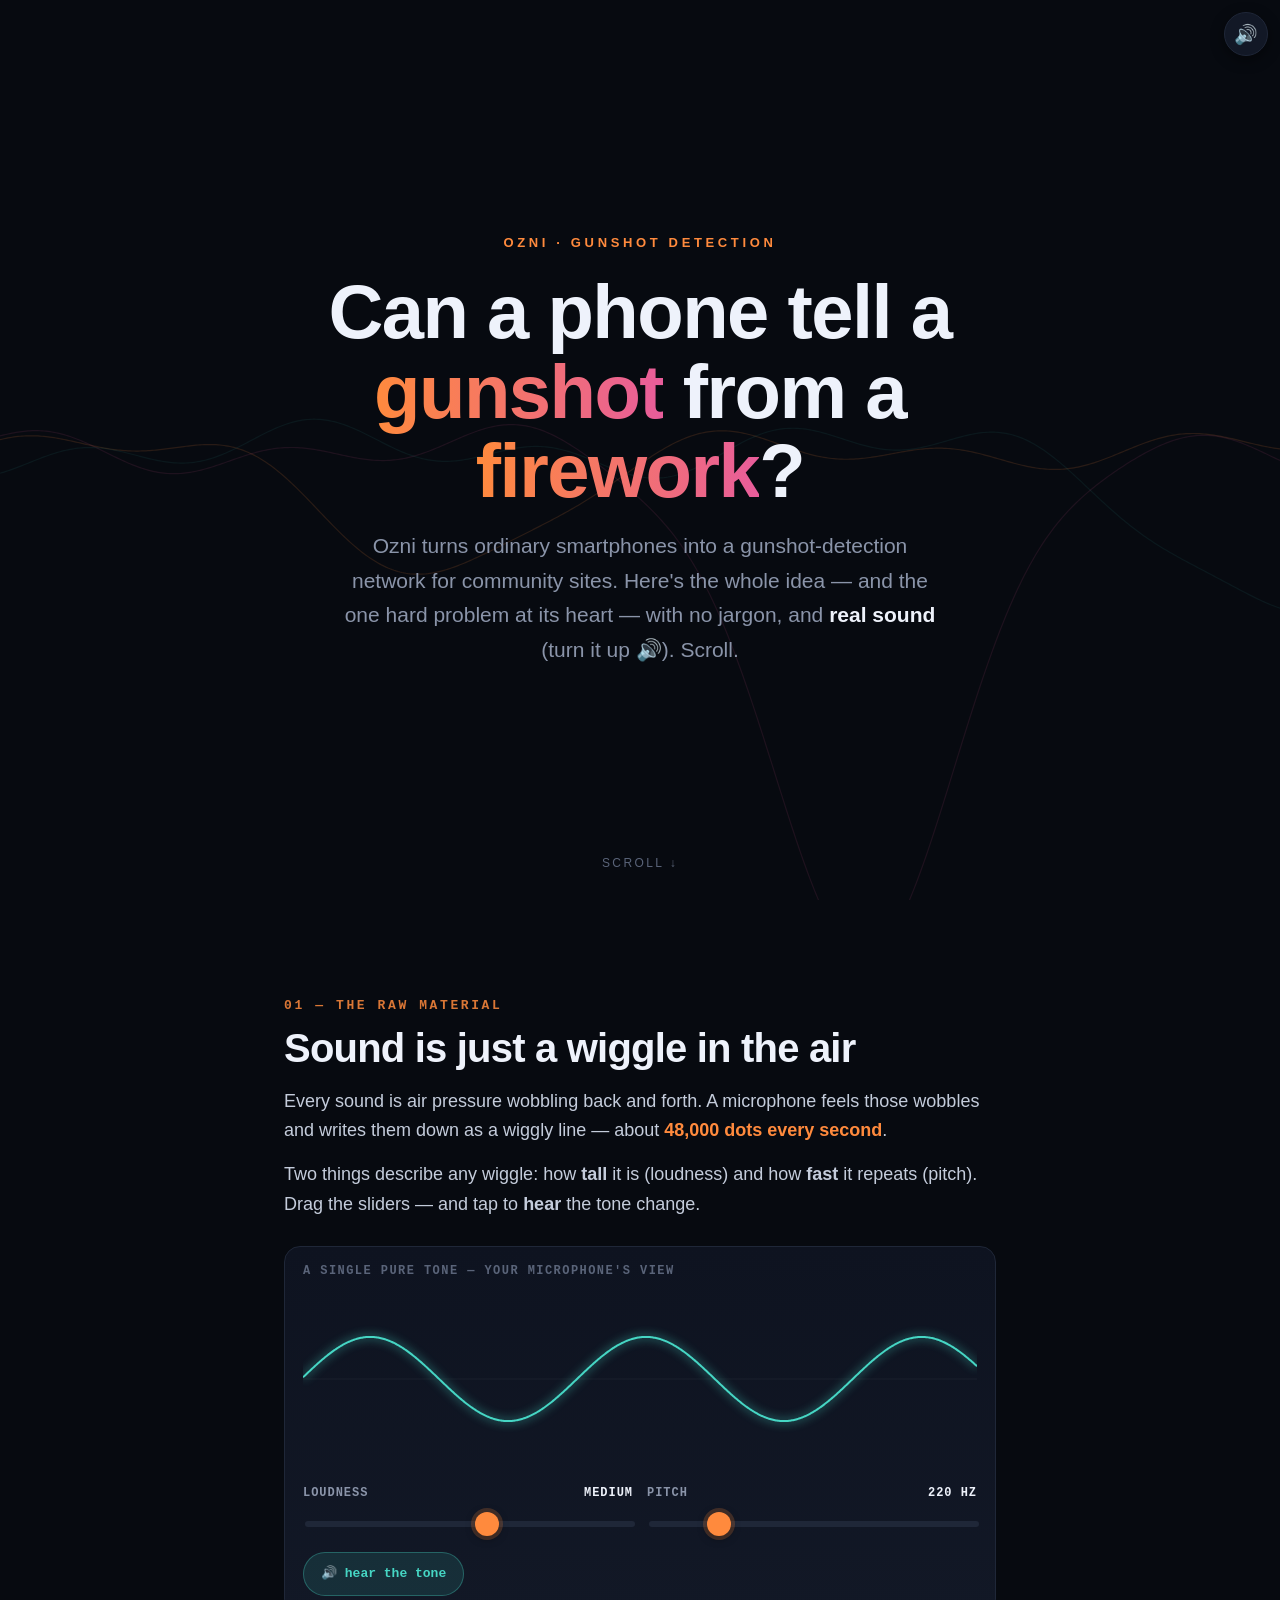
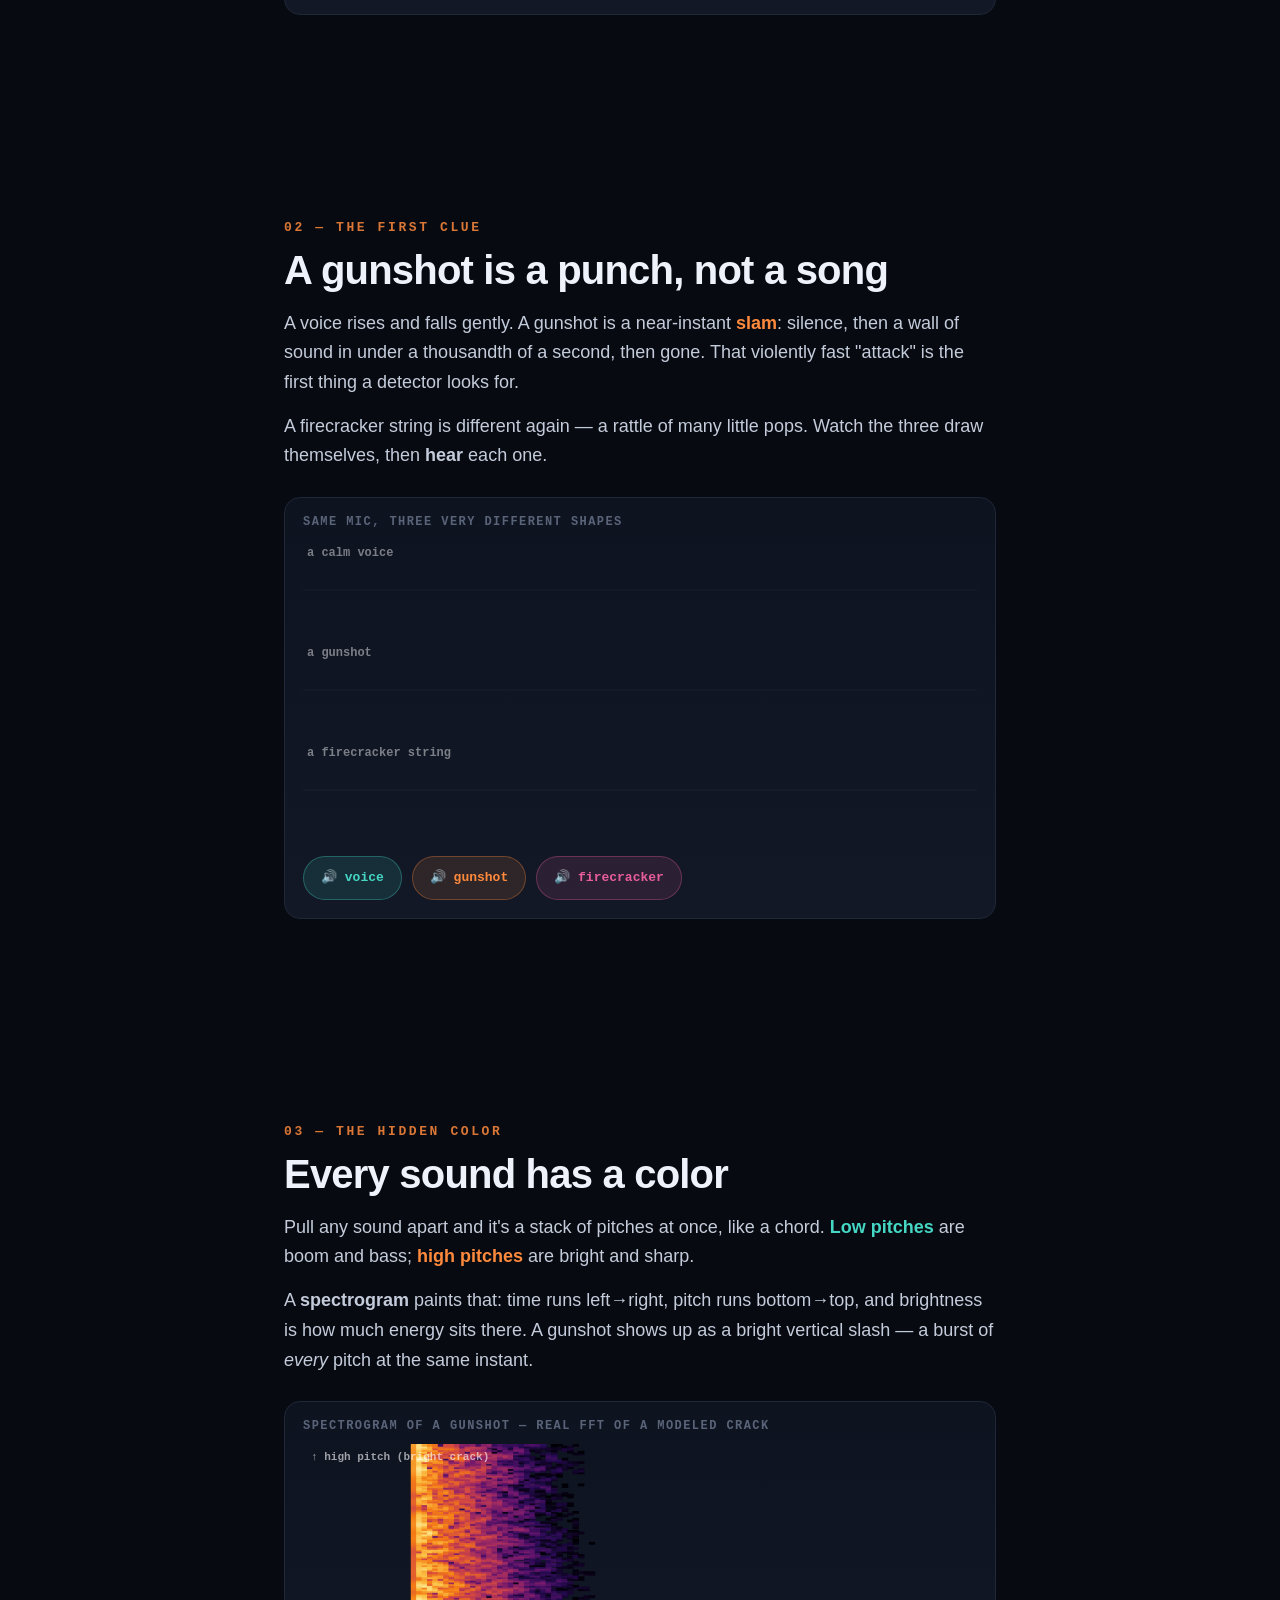
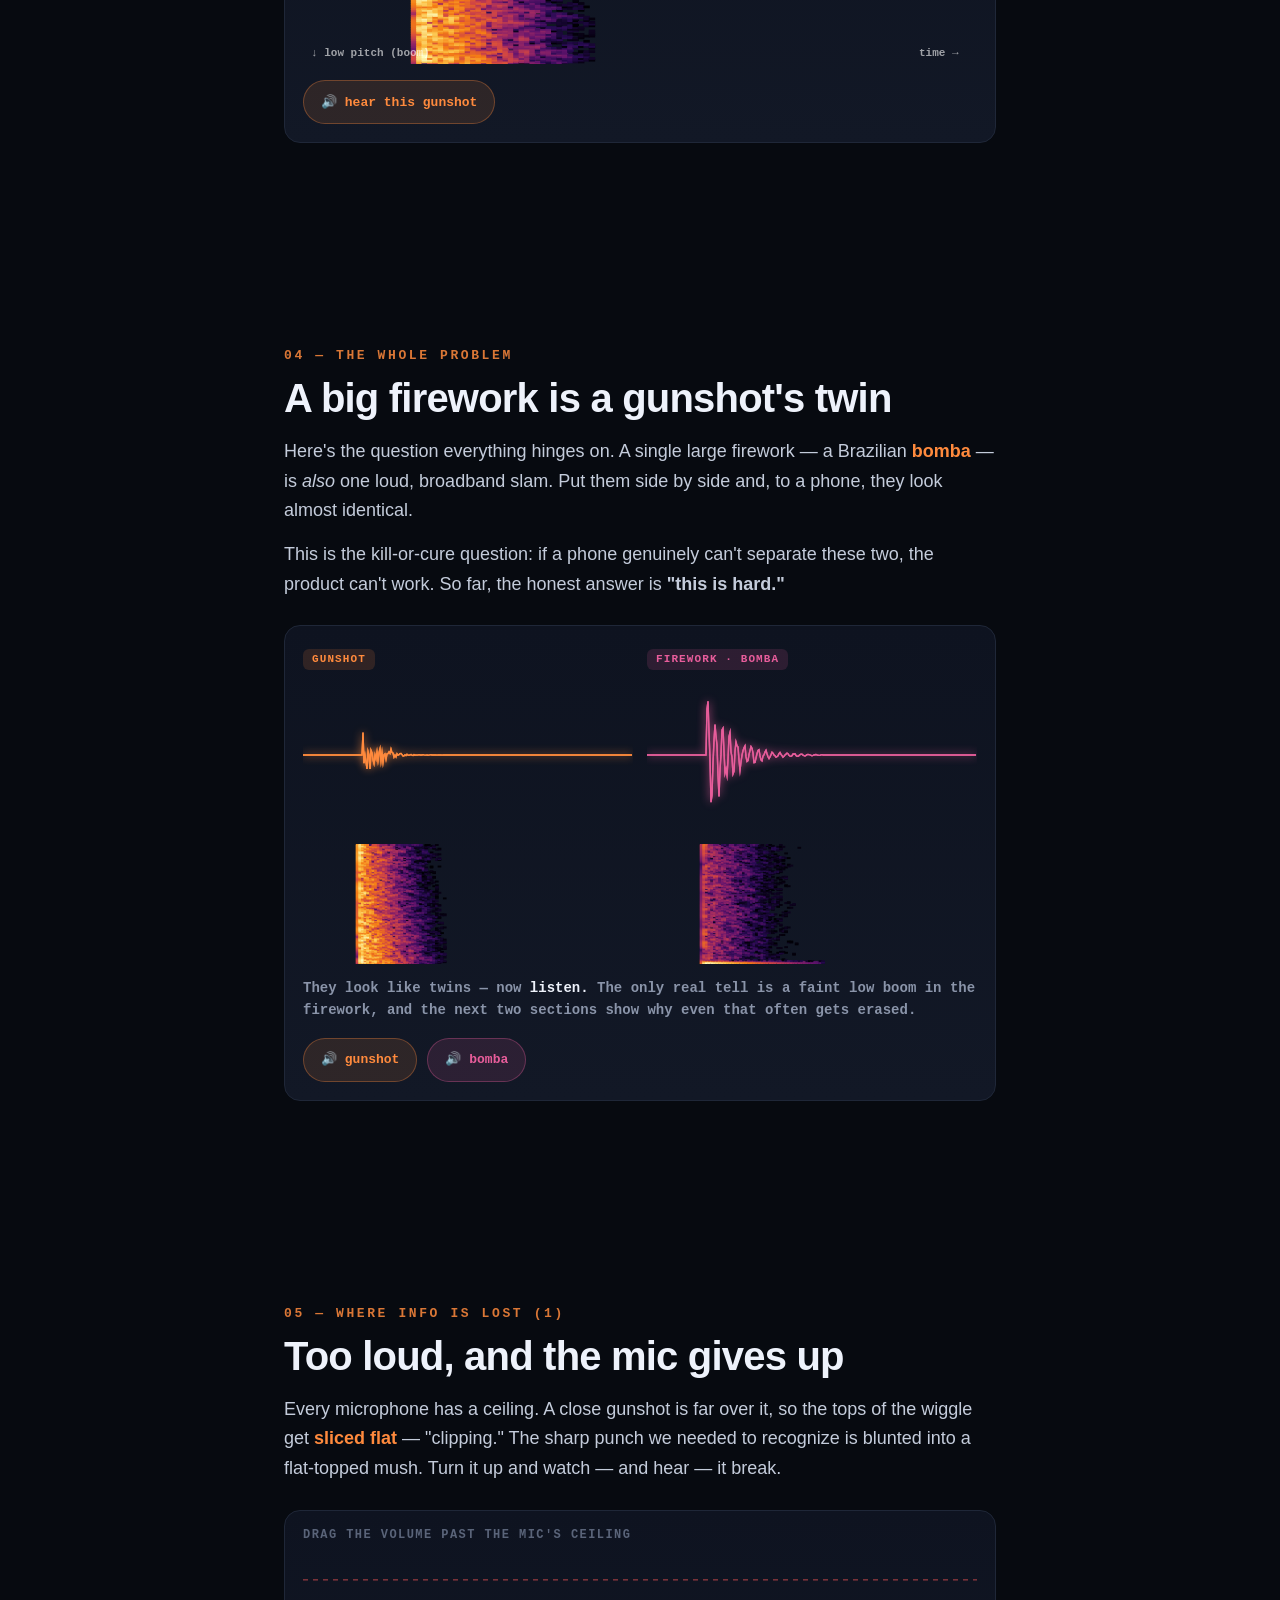
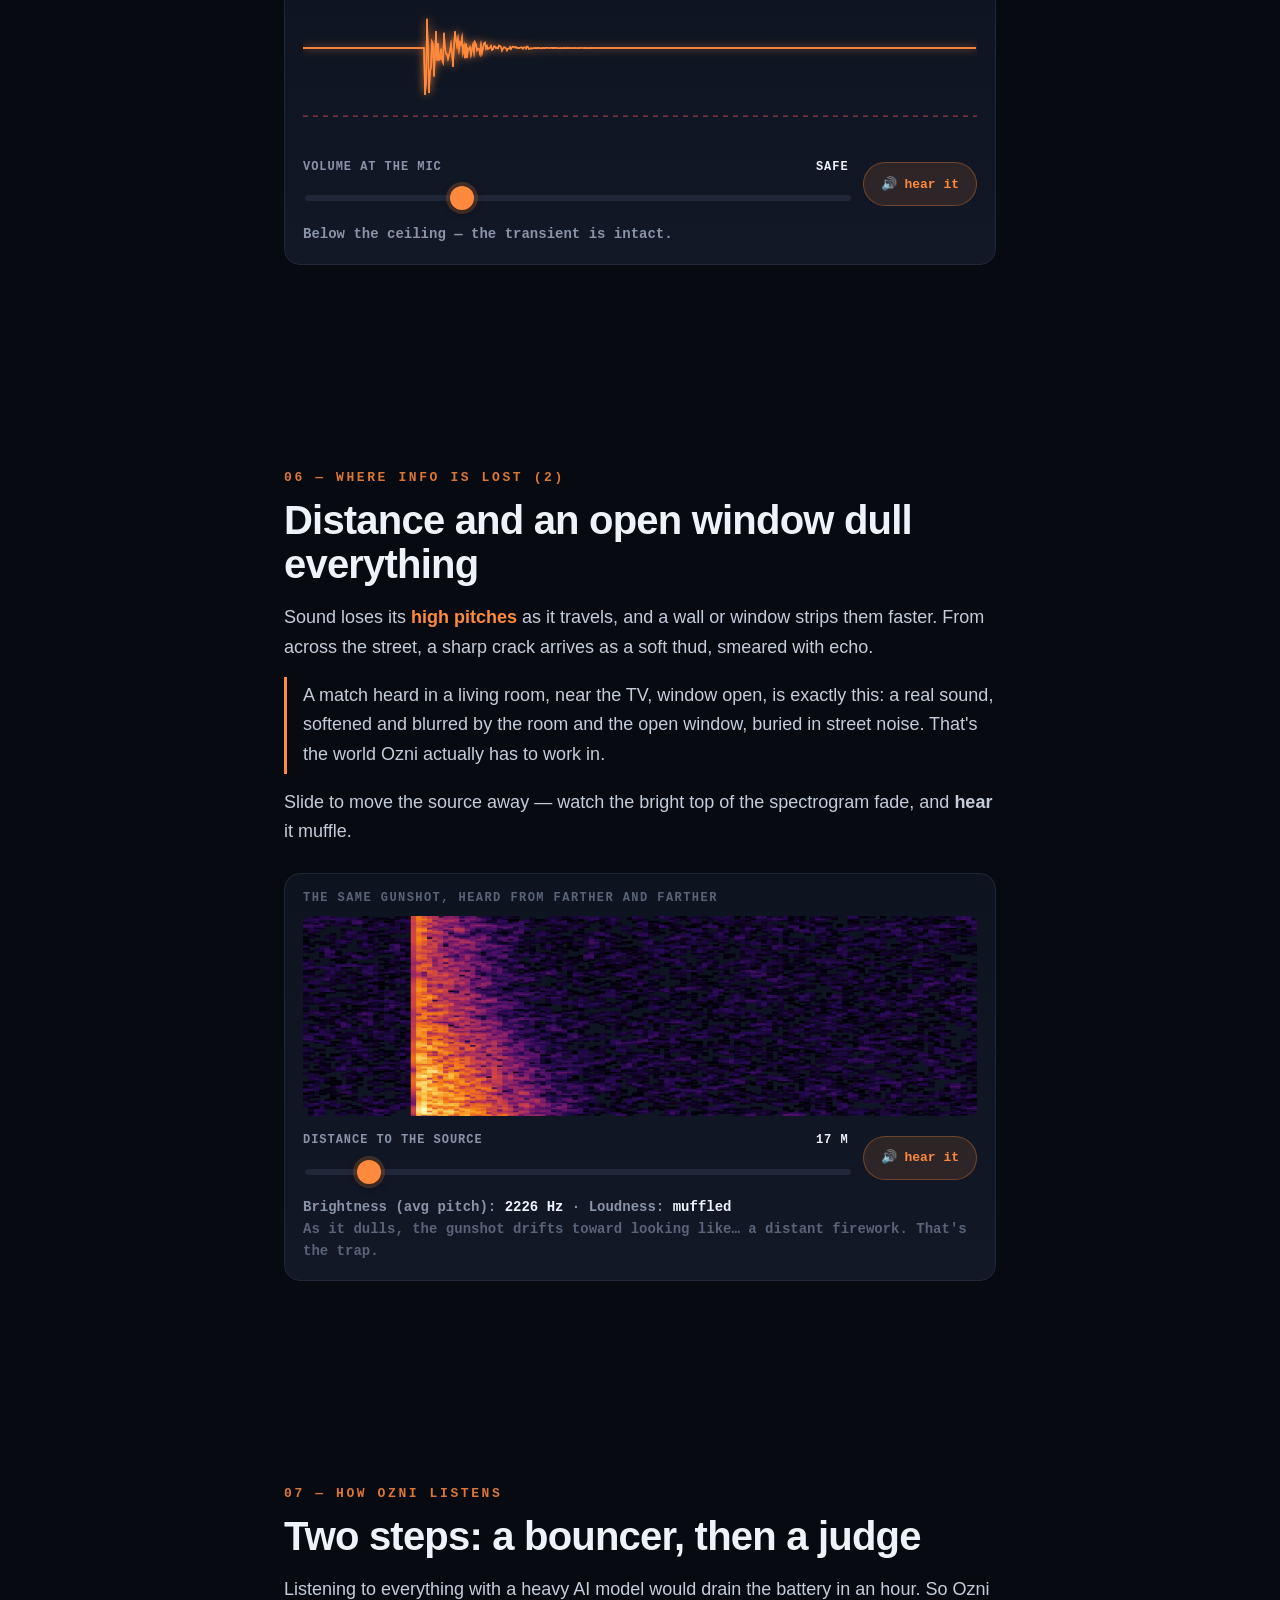
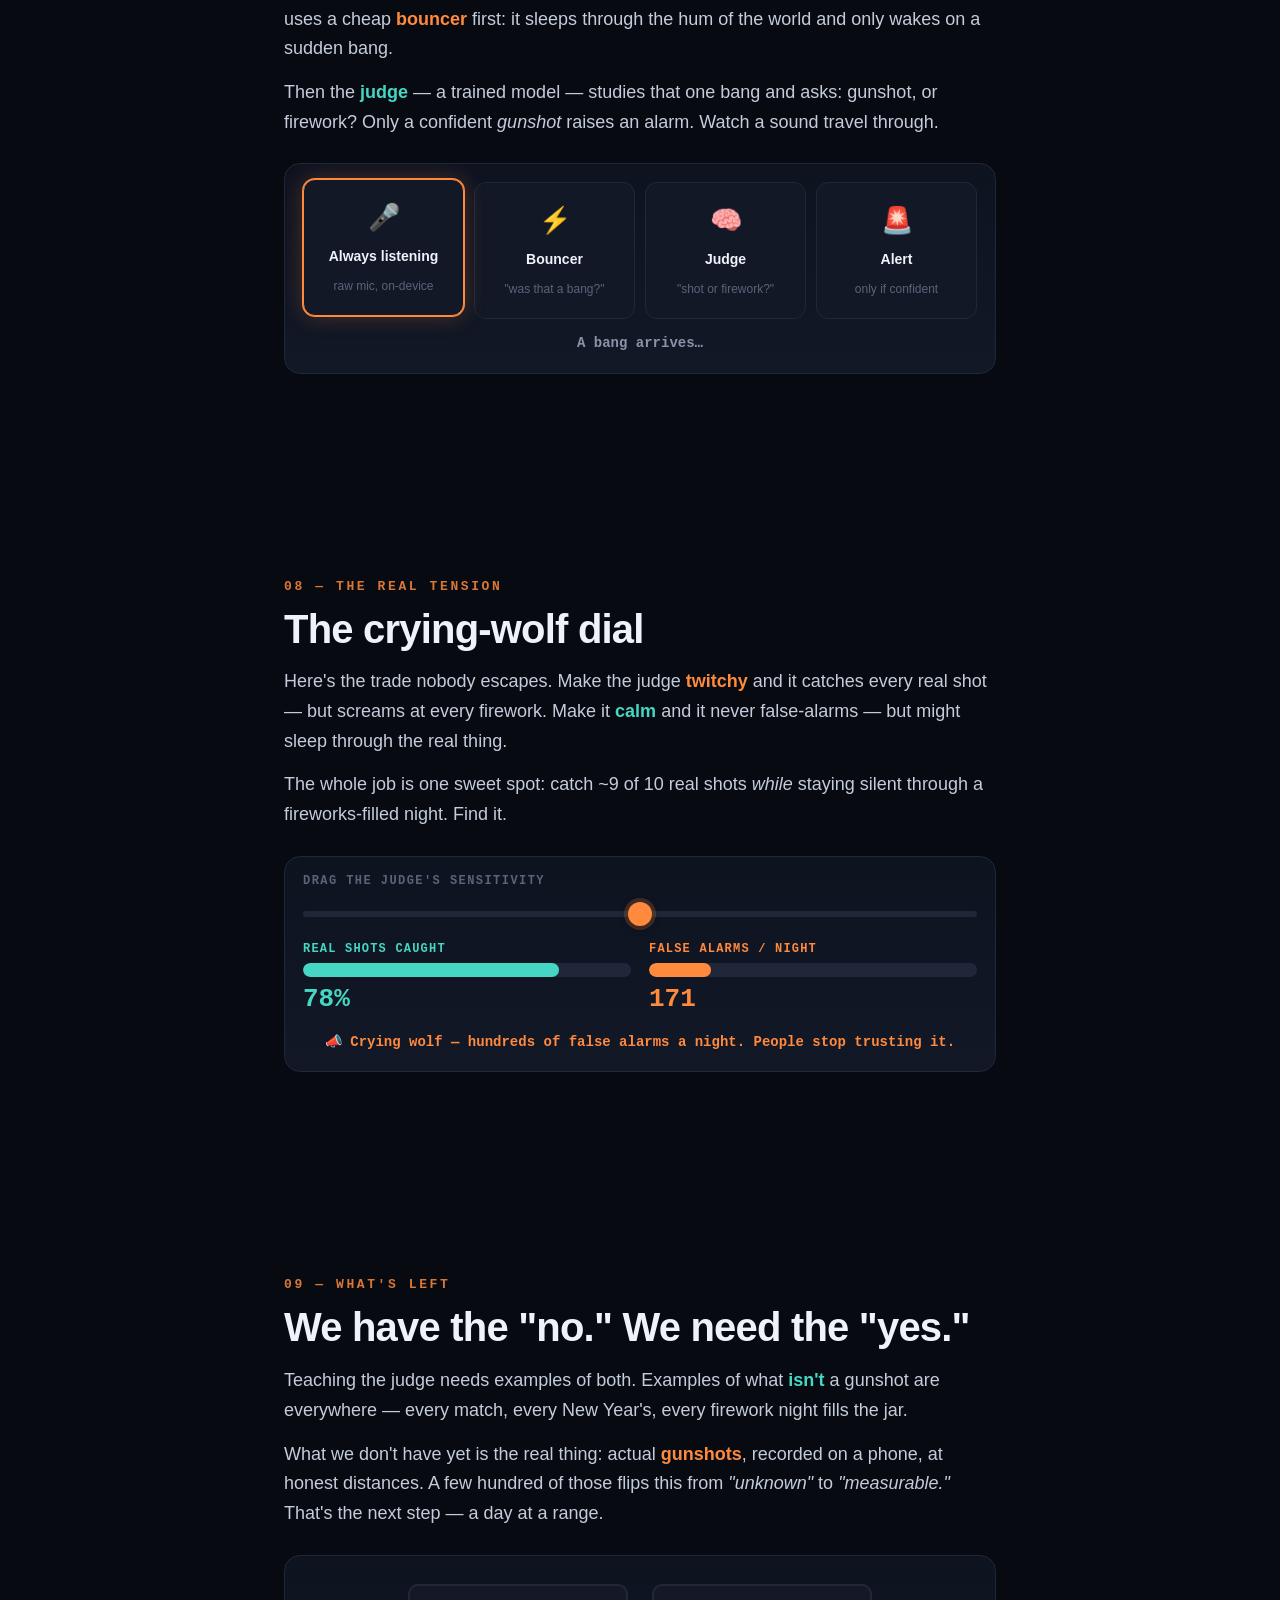
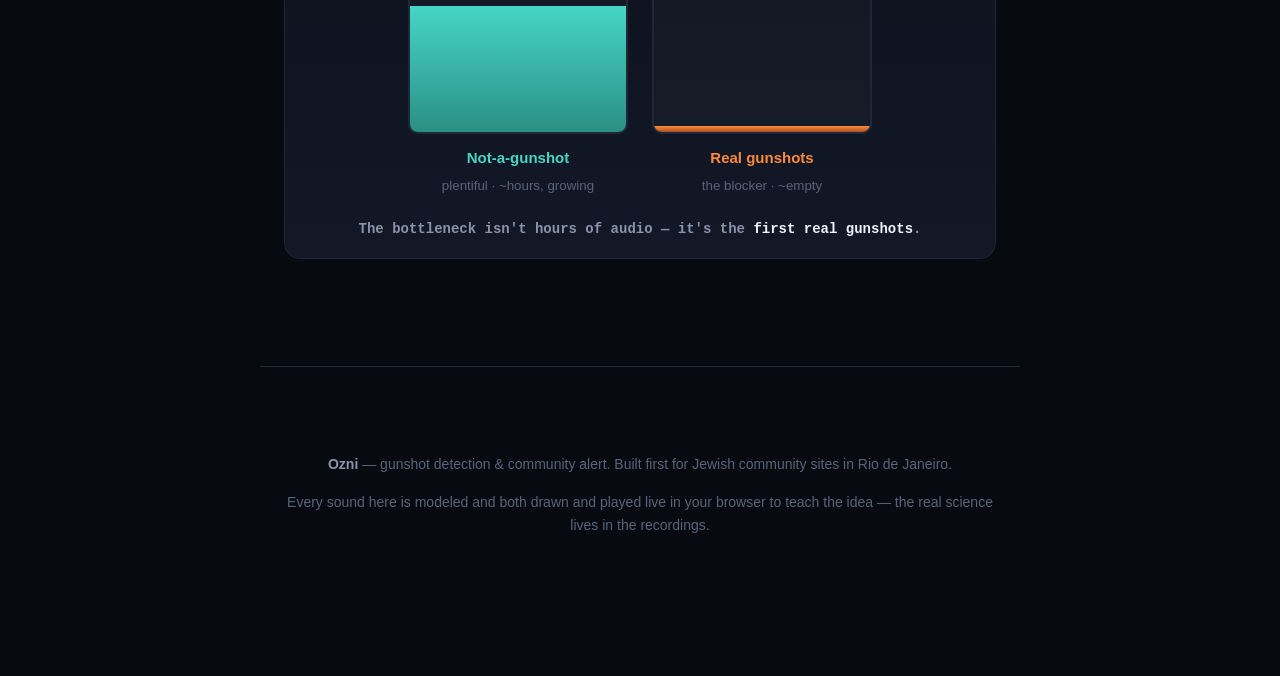
<file: explainer/index.html>
<!DOCTYPE html>
<html lang="en">
<head>
<meta charset="utf-8">
<meta name="viewport" content="width=device-width, initial-scale=1, viewport-fit=cover">
<title>Ozni — how a phone hears a gunshot</title>
<style>
  :root{
    --bg:#070a10; --bg2:#0e1320; --panel:#121826; --line:#1f2738;
    --ink:#eef2fb; --muted:#8a94a9; --faint:#5a6479;
    --shot:#ff8a3d; --shot2:#ffd089; --fire:#e85d9b; --calm:#46d6c4; --violet:#a98bff;
    --maxw:760px;
  }
  *{box-sizing:border-box}
  html{scroll-behavior:smooth}
  body{margin:0;background:var(--bg);color:var(--ink);
    font-family:-apple-system,BlinkMacSystemFont,"Segoe UI",Inter,Roboto,Helvetica,Arial,sans-serif;
    line-height:1.65;-webkit-font-smoothing:antialiased;overflow-x:hidden}
  .mono{font-family:ui-monospace,"SF Mono",Menlo,Consolas,monospace}
  #prog{position:fixed;top:0;left:0;height:3px;width:0;z-index:50;
    background:linear-gradient(90deg,var(--shot),var(--fire),var(--calm));box-shadow:0 0 12px rgba(255,138,61,.5)}
  /* sound toggle */
  .mute{position:fixed;top:12px;right:12px;z-index:60;width:44px;height:44px;border-radius:50%;
    background:var(--panel);border:1px solid var(--line);color:var(--ink);font-size:19px;cursor:pointer;
    display:flex;align-items:center;justify-content:center;box-shadow:0 4px 14px rgba(0,0,0,.45);-webkit-tap-highlight-color:transparent}
  .mute.off{opacity:.5}
  /* hero */
  .hero{position:relative;min-height:100vh;min-height:100svh;display:flex;flex-direction:column;justify-content:center;align-items:center;text-align:center;padding:24px;overflow:hidden}
  .hero canvas{position:absolute;inset:0;width:100%;height:100%;opacity:.55}
  .hero .inner{position:relative;z-index:2;max-width:780px}
  .kicker{font-size:13px;letter-spacing:.28em;text-transform:uppercase;color:var(--shot);font-weight:700;margin-bottom:18px}
  .hero h1{font-size:clamp(34px,7vw,76px);line-height:1.05;margin:0 0 18px;font-weight:800;letter-spacing:-.02em}
  .hero h1 em{font-style:normal;background:linear-gradient(90deg,var(--shot),var(--fire));-webkit-background-clip:text;background-clip:text;color:transparent}
  .hero p{font-size:clamp(16px,2.4vw,21px);color:var(--muted);max-width:600px;margin:0 auto}
  .scrollcue{position:absolute;bottom:26px;left:50%;transform:translateX(-50%);color:var(--faint);font-size:12px;letter-spacing:.2em;text-transform:uppercase;z-index:2;animation:bob 2.2s ease-in-out infinite}
  @keyframes bob{0%,100%{transform:translateX(-50%) translateY(0);opacity:.6}50%{transform:translateX(-50%) translateY(8px);opacity:1}}
  section.concept{max-width:var(--maxw);margin:0 auto;padding:11vh 24px}
  .num{font:700 13px/1 ui-monospace,monospace;color:var(--shot);letter-spacing:.2em;margin-bottom:14px;opacity:.85}
  section.concept h2{font-size:clamp(25px,4.4vw,40px);line-height:1.12;margin:0 0 16px;font-weight:800;letter-spacing:-.02em}
  section.concept p{font-size:clamp(16px,2.2vw,18px);color:#c4ccdb;margin:0 0 14px}
  section.concept p .hi{color:var(--shot);font-weight:600}
  section.concept p .hi2{color:var(--calm);font-weight:600}
  .viz{margin:26px 0 8px;background:linear-gradient(180deg,var(--bg2),var(--panel));border:1px solid var(--line);border-radius:16px;padding:18px;position:relative;overflow:hidden}
  .viz canvas{display:block;width:100%;border-radius:8px}
  .vlabel{font:600 12px/1 ui-monospace,monospace;color:var(--faint);letter-spacing:.12em;text-transform:uppercase;margin-bottom:12px}
  .controls{display:flex;flex-wrap:wrap;gap:14px;align-items:center;margin-top:16px}
  .ctl{flex:1;min-width:180px}
  .ctl label{display:flex;justify-content:space-between;font:600 12px/1.4 ui-monospace,monospace;color:var(--muted);margin-bottom:8px;text-transform:uppercase;letter-spacing:.08em}
  .ctl label b{color:var(--ink)}
  input[type=range]{-webkit-appearance:none;appearance:none;width:100%;height:6px;border-radius:6px;background:var(--line);outline:none}
  input[type=range]::-webkit-slider-thumb{-webkit-appearance:none;width:24px;height:24px;border-radius:50%;background:var(--shot);cursor:pointer;box-shadow:0 0 0 4px rgba(255,138,61,.2),0 2px 8px rgba(0,0,0,.5)}
  input[type=range]::-moz-range-thumb{width:24px;height:24px;border:none;border-radius:50%;background:var(--shot);cursor:pointer}
  /* play buttons */
  .playrow{display:flex;gap:10px;flex-wrap:wrap;margin-top:16px}
  .play{display:inline-flex;align-items:center;gap:8px;background:rgba(255,138,61,.12);color:var(--shot);
    border:1px solid rgba(255,138,61,.32);border-radius:999px;padding:11px 17px;font:700 13px/1 ui-monospace,monospace;
    cursor:pointer;min-height:44px;transition:.15s;-webkit-tap-highlight-color:transparent}
  .play:hover{background:rgba(255,138,61,.22)}
  .play:active{transform:scale(.95)}
  .play.fire{background:rgba(232,93,155,.12);color:var(--fire);border-color:rgba(232,93,155,.32)}
  .play.fire:hover{background:rgba(232,93,155,.22)}
  .play.calm{background:rgba(70,214,196,.12);color:var(--calm);border-color:rgba(70,214,196,.32)}
  .play.calm:hover{background:rgba(70,214,196,.22)}
  .play.pulse{animation:ping .45s ease}
  @keyframes ping{0%{box-shadow:0 0 0 0 rgba(255,255,255,.35)}100%{box-shadow:0 0 0 14px rgba(255,255,255,0)}}
  .reveal{opacity:0;transform:translateY(26px);transition:opacity .8s cubic-bezier(.2,.7,.2,1),transform .8s cubic-bezier(.2,.7,.2,1)}
  .reveal.in{opacity:1;transform:none}
  .pair{display:grid;grid-template-columns:1fr 1fr;gap:14px}
  @media(max-width:560px){.pair{grid-template-columns:1fr}section.concept{padding:9vh 18px}.viz{padding:14px}}
  .tag{display:inline-block;font:700 11px/1 ui-monospace,monospace;letter-spacing:.1em;text-transform:uppercase;padding:5px 9px;border-radius:6px;margin-bottom:10px}
  .tag.shot{background:rgba(255,138,61,.14);color:var(--shot)}
  .tag.fire{background:rgba(232,93,155,.14);color:var(--fire)}
  .readout{font:700 14px/1.55 ui-monospace,monospace;color:var(--muted);margin-top:14px}
  .readout b{color:var(--ink)}
  .meters{display:grid;grid-template-columns:1fr 1fr;gap:18px;margin-top:18px}
  .meter h4{margin:0 0 8px;font:700 12px/1 ui-monospace,monospace;letter-spacing:.1em;text-transform:uppercase;color:var(--muted)}
  .bar{height:14px;border-radius:8px;background:var(--line);overflow:hidden}
  .bar i{display:block;height:100%;width:0;border-radius:8px;transition:width .25s ease}
  .meterval{font:800 26px/1.1 ui-monospace,monospace;margin-top:8px}
  .callout{border-left:3px solid var(--shot);padding:4px 0 4px 16px;color:var(--muted);font-size:16px;margin:18px 0}
  .pipeline{display:flex;align-items:stretch;gap:10px;flex-wrap:wrap;justify-content:center}
  .stage{flex:1;min-width:120px;text-align:center;border:1px solid var(--line);border-radius:12px;padding:16px 12px;background:var(--panel);transition:.3s}
  .stage .ico{font-size:26px;margin-bottom:6px}
  .stage h5{margin:0 0 4px;font-size:14px}
  .stage small{color:var(--faint);font-size:12px}
  .stage.lit{border-color:var(--shot);box-shadow:0 0 0 1px var(--shot),0 0 22px rgba(255,138,61,.25);transform:translateY(-3px)}
  footer{max-width:var(--maxw);margin:0 auto;padding:8vh 24px 14vh;text-align:center;color:var(--faint);font-size:14px;border-top:1px solid var(--line)}
  footer b{color:var(--muted)}
  .jarrow{display:flex;gap:24px;align-items:flex-end;justify-content:center;margin-top:10px}
  .jar{text-align:center;flex:1;max-width:220px}
  .jar .vessel{height:150px;border:2px solid var(--line);border-radius:10px;position:relative;overflow:hidden;background:rgba(255,255,255,.02)}
  .jar .fill{position:absolute;bottom:0;left:0;right:0;transition:height 1.1s cubic-bezier(.2,.7,.2,1)}
  .jar h4{margin:12px 0 2px;font-size:15px}
  .jar small{color:var(--faint)}
  @media(prefers-reduced-motion:reduce){*{animation-duration:.01ms!important;transition-duration:.01ms!important}.scrollcue{animation:none}}
</style>
</head>
<body>
<div id="prog"></div>
<button id="muteBtn" class="mute" aria-label="toggle sound" title="sound on / off">🔊</button>

<header class="hero">
  <canvas id="heroWave"></canvas>
  <div class="inner">
    <div class="kicker">Ozni · gunshot detection</div>
    <h1>Can a phone tell a <em>gunshot</em> from a <em>firework</em>?</h1>
    <p>Ozni turns ordinary smartphones into a gunshot-detection network for community sites. Here's the whole idea — and the one hard problem at its heart — with no jargon, and <b style="color:var(--ink)">real sound</b> (turn it up 🔊). Scroll.</p>
  </div>
  <div class="scrollcue">scroll ↓</div>
</header>

<section class="concept reveal" data-viz="sine">
  <div class="num">01 — THE RAW MATERIAL</div>
  <h2>Sound is just a wiggle in the air</h2>
  <p>Every sound is air pressure wobbling back and forth. A microphone feels those wobbles and writes them down as a wiggly line — about <span class="hi">48,000 dots every second</span>.</p>
  <p>Two things describe any wiggle: how <b>tall</b> it is (loudness) and how <b>fast</b> it repeats (pitch). Drag the sliders — and tap to <b>hear</b> the tone change.</p>
  <div class="viz">
    <div class="vlabel">a single pure tone — your microphone's view</div>
    <canvas id="sineCv" height="180"></canvas>
    <div class="controls">
      <div class="ctl"><label>Loudness <b id="loudV">medium</b></label><input id="loud" type="range" min="5" max="95" value="55"></div>
      <div class="ctl"><label>Pitch <b id="pitchV">220 Hz</b></label><input id="pitch" type="range" min="60" max="900" value="220"></div>
    </div>
    <div class="playrow"><button class="play calm" id="sinePlay">🔊 hear the tone</button></div>
  </div>
</section>

<section class="concept reveal" data-viz="shapes">
  <div class="num">02 — THE FIRST CLUE</div>
  <h2>A gunshot is a punch, not a song</h2>
  <p>A voice rises and falls gently. A gunshot is a near-instant <span class="hi">slam</span>: silence, then a wall of sound in under a thousandth of a second, then gone. That violently fast "attack" is the first thing a detector looks for.</p>
  <p>A firecracker string is different again — a rattle of many little pops. Watch the three draw themselves, then <b>hear</b> each one.</p>
  <div class="viz">
    <div class="vlabel">same mic, three very different shapes</div>
    <canvas id="shapesCv" height="300"></canvas>
    <div class="playrow"><button class="play calm" data-sound="voice">🔊 voice</button><button class="play" data-sound="gunshot">🔊 gunshot</button><button class="play fire" data-sound="firecracker">🔊 firecracker</button></div>
  </div>
</section>

<section class="concept reveal" data-viz="spec">
  <div class="num">03 — THE HIDDEN COLOR</div>
  <h2>Every sound has a color</h2>
  <p>Pull any sound apart and it's a stack of pitches at once, like a chord. <span class="hi2">Low pitches</span> are boom and bass; <span class="hi">high pitches</span> are bright and sharp.</p>
  <p>A <b>spectrogram</b> paints that: time runs left→right, pitch runs bottom→top, and brightness is how much energy sits there. A gunshot shows up as a bright vertical slash — a burst of <em>every</em> pitch at the same instant.</p>
  <div class="viz">
    <div class="vlabel">spectrogram of a gunshot — real FFT of a modeled crack</div>
    <canvas id="specCv" height="220"></canvas>
    <div class="playrow"><button class="play" data-sound="gunshot">🔊 hear this gunshot</button></div>
  </div>
</section>

<section class="concept reveal" data-viz="twins">
  <div class="num">04 — THE WHOLE PROBLEM</div>
  <h2>A big firework is a gunshot's twin</h2>
  <p>Here's the question everything hinges on. A single large firework — a Brazilian <span class="hi">bomba</span> — is <em>also</em> one loud, broadband slam. Put them side by side and, to a phone, they look almost identical.</p>
  <p>This is the kill-or-cure question: if a phone genuinely can't separate these two, the product can't work. So far, the honest answer is <b>"this is hard."</b></p>
  <div class="viz">
    <div class="pair">
      <div><span class="tag shot">gunshot</span><canvas class="twinCv" id="twinGun" height="150"></canvas></div>
      <div><span class="tag fire">firework · bomba</span><canvas class="twinCv" id="twinBomba" height="150"></canvas></div>
    </div>
    <div class="pair" style="margin-top:14px">
      <canvas class="twinCv" id="twinGunS" height="120"></canvas>
      <canvas class="twinCv" id="twinBombaS" height="120"></canvas>
    </div>
    <div class="readout">They look like twins — now <b>listen.</b> The only real tell is a faint low boom in the firework, and the next two sections show why even that often gets erased.</div>
    <div class="playrow"><button class="play" data-sound="gunshot">🔊 gunshot</button><button class="play fire" data-sound="bomba">🔊 bomba</button></div>
  </div>
</section>

<section class="concept reveal" data-viz="clip">
  <div class="num">05 — WHERE INFO IS LOST (1)</div>
  <h2>Too loud, and the mic gives up</h2>
  <p>Every microphone has a ceiling. A close gunshot is far over it, so the tops of the wiggle get <span class="hi">sliced flat</span> — "clipping." The sharp punch we needed to recognize is blunted into a flat-topped mush. Turn it up and watch — and hear — it break.</p>
  <div class="viz">
    <div class="vlabel">drag the volume past the mic's ceiling</div>
    <canvas id="clipCv" height="190"></canvas>
    <div class="controls">
      <div class="ctl"><label>Volume at the mic <b id="clipV">safe</b></label><input id="clip" type="range" min="10" max="100" value="35"></div>
      <button class="play" id="clipPlay">🔊 hear it</button>
    </div>
    <div class="readout" id="clipMsg">Below the ceiling — the transient is intact.</div>
  </div>
</section>

<section class="concept reveal" data-viz="dist">
  <div class="num">06 — WHERE INFO IS LOST (2)</div>
  <h2>Distance and an open window dull everything</h2>
  <p>Sound loses its <span class="hi">high pitches</span> as it travels, and a wall or window strips them faster. From across the street, a sharp crack arrives as a soft thud, smeared with echo.</p>
  <p class="callout">A match heard in a living room, near the TV, window open, is exactly this: a real sound, softened and blurred by the room and the open window, buried in street noise. That's the world Ozni actually has to work in.</p>
  <p>Slide to move the source away — watch the bright top of the spectrogram fade, and <b>hear</b> it muffle.</p>
  <div class="viz">
    <div class="vlabel">the same gunshot, heard from farther and farther</div>
    <canvas id="distCv" height="200"></canvas>
    <div class="controls">
      <div class="ctl"><label>Distance to the source <b id="distV">5 m</b></label><input id="dist" type="range" min="0" max="100" value="10"></div>
      <button class="play" id="distPlay">🔊 hear it</button>
    </div>
    <div class="readout">Brightness (avg pitch): <b id="distCen">—</b> · Loudness: <b id="distLoud">—</b><br><span style="color:var(--faint)">As it dulls, the gunshot drifts toward looking like… a distant firework. That's the trap.</span></div>
  </div>
</section>

<section class="concept reveal" data-viz="pipe">
  <div class="num">07 — HOW OZNI LISTENS</div>
  <h2>Two steps: a bouncer, then a judge</h2>
  <p>Listening to everything with a heavy AI model would drain the battery in an hour. So Ozni uses a cheap <span class="hi">bouncer</span> first: it sleeps through the hum of the world and only wakes on a sudden bang.</p>
  <p>Then the <span class="hi2">judge</span> — a trained model — studies that one bang and asks: gunshot, or firework? Only a confident <em>gunshot</em> raises an alarm. Watch a sound travel through.</p>
  <div class="viz">
    <div class="pipeline" id="pipe">
      <div class="stage" data-s="0"><div class="ico">🎤</div><h5>Always listening</h5><small>raw mic, on-device</small></div>
      <div class="stage" data-s="1"><div class="ico">⚡</div><h5>Bouncer</h5><small>"was that a bang?"</small></div>
      <div class="stage" data-s="2"><div class="ico">🧠</div><h5>Judge</h5><small>"shot or firework?"</small></div>
      <div class="stage" data-s="3"><div class="ico">🚨</div><h5>Alert</h5><small>only if confident</small></div>
    </div>
    <div class="readout" id="pipeMsg" style="text-align:center">A bang arrives…</div>
  </div>
</section>

<section class="concept reveal" data-viz="roc">
  <div class="num">08 — THE REAL TENSION</div>
  <h2>The crying-wolf dial</h2>
  <p>Here's the trade nobody escapes. Make the judge <span class="hi">twitchy</span> and it catches every real shot — but screams at every firework. Make it <span class="hi2">calm</span> and it never false-alarms — but might sleep through the real thing.</p>
  <p>The whole job is one sweet spot: catch ~9 of 10 real shots <em>while</em> staying silent through a fireworks-filled night. Find it.</p>
  <div class="viz">
    <div class="vlabel">drag the judge's sensitivity</div>
    <input id="roc" type="range" min="0" max="100" value="50" style="margin:6px 0 4px">
    <div class="meters">
      <div class="meter"><h4 style="color:var(--calm)">Real shots caught</h4><div class="bar"><i id="recallBar" style="background:var(--calm)"></i></div><div class="meterval mono" id="recallV" style="color:var(--calm)">—</div></div>
      <div class="meter"><h4 style="color:var(--shot)">False alarms / night</h4><div class="bar"><i id="faBar" style="background:var(--shot)"></i></div><div class="meterval mono" id="faV" style="color:var(--shot)">—</div></div>
    </div>
    <div class="readout" id="rocMsg" style="text-align:center;margin-top:18px">—</div>
  </div>
</section>

<section class="concept reveal" data-viz="data">
  <div class="num">09 — WHAT'S LEFT</div>
  <h2>We have the "no." We need the "yes."</h2>
  <p>Teaching the judge needs examples of both. Examples of what <span class="hi2">isn't</span> a gunshot are everywhere — every match, every New Year's, every firework night fills the jar.</p>
  <p>What we don't have yet is the real thing: actual <span class="hi">gunshots</span>, recorded on a phone, at honest distances. A few hundred of those flips this from <em>"unknown"</em> to <em>"measurable."</em> That's the next step — a day at a range.</p>
  <div class="viz">
    <div class="jarrow">
      <div class="jar"><div class="vessel"><div class="fill" id="negFill" style="height:0;background:linear-gradient(180deg,var(--calm),#2b8f86)"></div></div><h4 style="color:var(--calm)">Not-a-gunshot</h4><small>plentiful · ~hours, growing</small></div>
      <div class="jar"><div class="vessel"><div class="fill" id="posFill" style="height:0;background:linear-gradient(180deg,var(--shot),#a8521f)"></div></div><h4 style="color:var(--shot)">Real gunshots</h4><small>the blocker · ~empty</small></div>
    </div>
    <div class="readout" style="text-align:center;margin-top:20px">The bottleneck isn't hours of audio — it's the <b>first real gunshots</b>.</div>
  </div>
</section>

<footer>
  <p><b>Ozni</b> — gunshot detection &amp; community alert. Built first for Jewish community sites in Rio de Janeiro.</p>
  <p style="margin-top:6px">Every sound here is modeled and both drawn and played live in your browser to teach the idea — the real science lives in the recordings.</p>
</footer>

<script>
"use strict";
const reduceMotion = matchMedia('(prefers-reduced-motion: reduce)').matches;

const prog=document.getElementById('prog');
addEventListener('scroll',()=>{const h=document.documentElement;prog.style.width=(h.scrollTop/(h.scrollHeight-h.clientHeight)*100)+'%';},{passive:true});

function fit(cv,h){const dpr=Math.min(devicePixelRatio||1,2);const w=cv.clientWidth;cv.width=w*dpr;cv.height=h*dpr;const ctx=cv.getContext('2d');ctx.setTransform(dpr,0,0,dpr,0,0);return{ctx,w,h};}

function fft(re,im){const n=re.length;for(let i=1,j=0;i<n;i++){let bit=n>>1;for(;j&bit;bit>>=1)j^=bit;j^=bit;if(i<j){const tr=re[i];re[i]=re[j];re[j]=tr;const ti=im[i];im[i]=im[j];im[j]=ti;}}for(let len=2;len<=n;len<<=1){const ang=-2*Math.PI/len,wr=Math.cos(ang),wi=Math.sin(ang);for(let i=0;i<n;i+=len){let cr=1,ci=0;for(let k=0;k<len>>1;k++){const a=i+k,b=a+(len>>1);const vr=re[b]*cr-im[b]*ci,vi=re[b]*ci+im[b]*cr;re[b]=re[a]-vr;im[b]=im[a]-vi;re[a]+=vr;im[a]+=vi;const ncr=cr*wr-ci*wi;ci=cr*wi+ci*wr;cr=ncr;}}}}

/* sound models (sr 16000 for crisper audio + spectrograms; ~0.5 s) */
const SR=16000, N=8192;
function rng(seed){let s=seed>>>0;return()=>{s=(s*1664525+1013904223)>>>0;return s/4294967296*2-1;}}
function env(n,k){const e=new Float64Array(n);for(let i=0;i<n;i++)e[i]=Math.exp(-k*i/n);return e;}
function gunshot(seed=7){const x=new Float64Array(N);const r=rng(seed);const t0=Math.floor(N*0.18);
  const bl=Math.floor(SR*0.005);const be=env(bl,9);for(let i=0;i<bl;i++){let a=i<3?i/3:1;x[t0+i]=r()*be[i]*a;}
  const tl=Math.floor(SR*0.13);const te=env(tl,6);let p=0;for(let i=0;i<tl;i++){p=p+0.45*(r()-p);x[t0+i]+=p*te[i]*0.5;}
  return norm(x);}
function bomba(seed=3){const x=new Float64Array(N);const r=rng(seed);const t0=Math.floor(N*0.18);
  const bl=Math.floor(SR*0.006);const be=env(bl,8);for(let i=0;i<bl;i++){let a=i<6?i/6:1;x[t0+i]=r()*be[i]*a;}
  const tl=Math.floor(SR*0.18);const te=env(tl,5);for(let i=0;i<tl;i++){const t=i/SR;x[t0+i]+=Math.sin(2*Math.PI*90*t)*te[i]*0.32+(r())*te[i]*0.12;}
  return norm(x);}
function fireworkString(seed=11){const x=new Float64Array(N);const r=rng(seed);const k=16;const span=Math.floor(SR*0.34);const start=Math.floor(N*0.12);
  for(let j=0;j<k;j++){const pos=start+Math.floor((r()*0.5+0.5)*span);const len=Math.floor(SR*(0.003+(r()*0.5+0.5)*0.005));const pe=env(len,6);for(let i=0;i<len&&pos+i<N;i++){let a=i<len*0.3?i/(len*0.3):1;x[pos+i]+=r()*pe[i]*a*(0.4+(r()*0.5+0.5)*0.6);}}
  return norm(x);}
function voice(seed=5){const x=new Float64Array(N);const f0=160;for(let i=0;i<N;i++){const t=i/SR;const syl=0.5+0.5*Math.sin(2*Math.PI*3*t);x[i]=(Math.sin(2*Math.PI*f0*t)+0.5*Math.sin(2*Math.PI*2*f0*t)+0.3*Math.sin(2*Math.PI*3.2*f0*t))*syl;}return norm(x);}
function norm(x){let m=1e-9;for(const v of x)m=Math.max(m,Math.abs(v));for(let i=0;i<x.length;i++)x[i]/=m;return x;}
function lowpass(x,cutoff,stages=3){const y=x.slice();const dt=1/SR,rc=1/(2*Math.PI*Math.max(40,cutoff)),a=dt/(rc+dt);for(let s=0;s<stages;s++){let p=0;for(let i=0;i<y.length;i++){p=p+a*(y[i]-p);y[i]=p;}}return y;}
function gainSig(x,g){return x.map(v=>v*g);}
function clipSig(x,th){return x.map(v=>Math.max(-th,Math.min(th,v)));}
function centroidHz(x){const n=2048;const re=new Float64Array(n),im=new Float64Array(n);const off=Math.floor(N*0.18);for(let i=0;i<n;i++)re[i]=(x[off+i]||0)*(0.5-0.5*Math.cos(2*Math.PI*i/(n-1)));fft(re,im);let num=0,den=0;for(let k=1;k<n/2;k++){const m=Math.hypot(re[k],im[k]);const f=k*SR/n;num+=f*m;den+=m;}return den>0?num/den:0;}

const MAG=[[0,0,4],[40,11,84],[101,21,110],[159,42,99],[212,72,66],[245,125,21],[252,193,70],[252,253,191]];
function magma(t){t=Math.max(0,Math.min(1,t));const f=t*(MAG.length-1);const i=Math.floor(f);const a=MAG[i],b=MAG[Math.min(MAG.length-1,i+1)];const u=f-i;return`rgb(${a[0]+(b[0]-a[0])*u|0},${a[1]+(b[1]-a[1])*u|0},${a[2]+(b[2]-a[2])*u|0})`;}

function drawWave(ctx,w,h,x,color,prog=1){ctx.clearRect(0,0,w,h);const mid=h/2;ctx.strokeStyle='rgba(255,255,255,.05)';ctx.beginPath();ctx.moveTo(0,mid);ctx.lineTo(w,mid);ctx.stroke();const upto=Math.floor(x.length*prog);ctx.beginPath();ctx.lineWidth=1.4;ctx.strokeStyle=color;for(let px=0;px<w;px++){const idx=Math.floor(px/w*x.length);if(idx>upto)break;const v=x[idx]||0;const y=mid-v*mid*0.92;if(px===0)ctx.moveTo(px,y);else ctx.lineTo(px,y);}ctx.stroke();ctx.shadowColor=color;ctx.shadowBlur=8;ctx.stroke();ctx.shadowBlur=0;}
function drawSpec(ctx,w,h,x){const nfft=256,hop=64;const frames=[];let mx=1e-9;for(let s=0;s+nfft<=x.length;s+=hop){const re=new Float64Array(nfft),im=new Float64Array(nfft);for(let i=0;i<nfft;i++)re[i]=x[s+i]*(0.5-0.5*Math.cos(2*Math.PI*i/(nfft-1)));fft(re,im);const mag=new Float64Array(nfft/2);for(let k=0;k<nfft/2;k++){mag[k]=Math.hypot(re[k],im[k]);if(mag[k]>mx)mx=mag[k];}frames.push(mag);}const nb=nfft/2;ctx.clearRect(0,0,w,h);const cw=w/frames.length,ch=h/nb;for(let t=0;t<frames.length;t++)for(let k=0;k<nb;k++){const db=20*Math.log10((frames[t][k]/mx)+1e-6);const v=(db+55)/55;if(v<=0)continue;ctx.fillStyle=magma(v);ctx.fillRect(t*cw,h-(k+1)*ch,cw+1,ch+1);}}

/* ---------- AUDIO: play the exact synthesized samples ---------- */
let AC=null, soundOn=true, sineOsc=null, sineGain=null, _clipSig=null, _distSig=null;
function ac(){if(!AC){try{AC=new (window.AudioContext||window.webkitAudioContext)();}catch(e){}}if(AC&&AC.state==='suspended')AC.resume();return AC;}
function playSamples(x,vol=0.5){if(!soundOn||!x)return;const c=ac();if(!c)return;const b=c.createBuffer(1,x.length,SR);const d=b.getChannelData(0);for(let i=0;i<x.length;i++)d[i]=Math.max(-1,Math.min(1,x[i]));const s=c.createBufferSource();s.buffer=b;const g=c.createGain();g.gain.value=vol;s.connect(g);g.connect(c.destination);s.start();}
const SOUNDS={voice:[voice,0.16],gunshot:[gunshot,0.6],bomba:[bomba,0.6],firecracker:[fireworkString,0.5]};
function updateSine(){const p=document.getElementById('pitch'),l=document.getElementById('loud');if(sineOsc&&p&&l){sineOsc.frequency.value=+p.value;sineGain.gain.value=soundOn?(l.value/100)*0.2:0;}}
function pulse(b){b.classList.remove('pulse');void b.offsetWidth;b.classList.add('pulse');}

/* ---------- section runners (lazy on scroll) ---------- */
const inited={};
const run={
  sine(){const cv=document.getElementById('sineCv');let{ctx,w,h}=fit(cv,180);
    const loud=document.getElementById('loud'),pitch=document.getElementById('pitch'),loudV=document.getElementById('loudV'),pitchV=document.getElementById('pitchV');
    const sp=document.getElementById('sinePlay');
    sp.onclick=()=>{const c=ac();if(!c)return;if(sineOsc){sineOsc.stop();sineOsc=null;sp.textContent='🔊 hear the tone';return;}sineOsc=c.createOscillator();sineGain=c.createGain();sineOsc.type='sine';sineOsc.connect(sineGain);sineGain.connect(c.destination);updateSine();sineOsc.start();sp.textContent='🔇 stop';};
    loud.addEventListener('input',updateSine);pitch.addEventListener('input',updateSine);
    let ph=0,vis=true;new IntersectionObserver(e=>{const v=e[0].isIntersecting;if(v&&!vis){vis=true;if(!reduceMotion)requestAnimationFrame(frame);}else vis=v;},{threshold:0}).observe(cv);
    function frame(){({ctx,w,h}=fit(cv,180));const A=loud.value/100,f=+pitch.value;ph+=0.04;ctx.clearRect(0,0,w,h);const mid=h/2;ctx.strokeStyle='rgba(255,255,255,.05)';ctx.beginPath();ctx.moveTo(0,mid);ctx.lineTo(w,mid);ctx.stroke();ctx.beginPath();ctx.lineWidth=2;ctx.strokeStyle='#46d6c4';for(let px=0;px<=w;px++){const y=mid-Math.sin(px/w*Math.PI*2*(f/90)+ph)*A*mid*0.85;px?ctx.lineTo(px,y):ctx.moveTo(px,y);}ctx.shadowColor='#46d6c4';ctx.shadowBlur=10;ctx.stroke();ctx.shadowBlur=0;loudV.textContent=A<.33?'quiet':A<.7?'medium':'loud';pitchV.textContent=f+' Hz';if(vis&&!reduceMotion)requestAnimationFrame(frame);}
    if(reduceMotion)frame();else requestAnimationFrame(frame);},
  shapes(){const cv=document.getElementById('shapesCv');const sigs=[['a calm voice',voice(),'#a98bff'],['a gunshot',gunshot(),'#ff8a3d'],['a firecracker string',fireworkString(),'#e85d9b']];
    let t0=null;function frame(ts){if(!t0)t0=ts;const el=reduceMotion?9:(ts-t0)/1000;const{ctx,w,h}=fit(cv,300);ctx.clearRect(0,0,w,h);const rowH=h/3;
      sigs.forEach((s,i)=>{const pr=Math.max(0,Math.min(1,(el-i*0.7)/1.0));ctx.save();ctx.translate(0,i*rowH);ctx.fillStyle='rgba(255,255,255,.45)';ctx.font='600 12px ui-monospace,monospace';ctx.fillText(s[0],4,16);wa(ctx,w,rowH,s[1],s[2],pr,rowH/2);ctx.restore();});
      if(el<3.2&&!reduceMotion)requestAnimationFrame(frame);}
    function wa(ctx,w,h,x,color,prog,mid){ctx.strokeStyle='rgba(255,255,255,.04)';ctx.beginPath();ctx.moveTo(0,mid);ctx.lineTo(w,mid);ctx.stroke();const upto=Math.floor(x.length*prog);ctx.beginPath();ctx.lineWidth=1.3;ctx.strokeStyle=color;let st=false;for(let px=0;px<w;px++){const idx=Math.floor(px/w*x.length);if(idx>upto)break;const v=x[idx]||0;const y=mid-v*(mid-14)*0.92;if(!st){ctx.moveTo(px,y);st=true;}else ctx.lineTo(px,y);}ctx.shadowColor=color;ctx.shadowBlur=7;ctx.stroke();ctx.shadowBlur=0;}
    requestAnimationFrame(frame);},
  spec(){const cv=document.getElementById('specCv');const{ctx,w,h}=fit(cv,220);drawSpec(ctx,w,h,gunshot());ctx.fillStyle='rgba(255,255,255,.6)';ctx.font='600 11px ui-monospace,monospace';ctx.fillText('↑ high pitch (bright crack)',8,16);ctx.fillText('↓ low pitch (boom)',8,h-8);ctx.fillText('time →',w-58,h-8);},
  twins(){const g=gunshot(),b=bomba();drawWave(...wh('twinGun',150),g,'#ff8a3d');drawWave(...wh('twinBomba',150),b,'#e85d9b');const a=document.getElementById('twinGunS'),c=document.getElementById('twinBombaS');{const f=fit(a,120);drawSpec(f.ctx,f.w,f.h,g);}{const f=fit(c,120);drawSpec(f.ctx,f.w,f.h,b);}},
  clip(){const cv=document.getElementById('clipCv');const base=gunshot();const sl=document.getElementById('clip'),v=document.getElementById('clipV'),msg=document.getElementById('clipMsg');
    document.getElementById('clipPlay').onclick=function(){pulse(this);playSamples(_clipSig||base,0.6);};
    function upd(){const{ctx,w,h}=fit(cv,190);const g=sl.value/35;const sig=clipSig(gainSig(base,g),0.78);_clipSig=sig;const clipped=sig.filter((x)=>Math.abs(x)>=0.77).length;drawWave(ctx,w,h,sig,clipped>5?'#ff5b5b':'#ff8a3d');ctx.strokeStyle='rgba(255,91,91,.5)';ctx.setLineDash([5,5]);[0.78,-0.78].forEach(t=>{const y=h/2-t*h/2*0.92;ctx.beginPath();ctx.moveTo(0,y);ctx.lineTo(w,y);ctx.stroke();});ctx.setLineDash([]);v.textContent=g<1.6?'safe':g<2.4?'loud':'OVER ceiling';msg.innerHTML=clipped>40?'⚠️ Badly clipped — the punch is gone, it now reads like flat noise.':clipped>5?'Starting to clip — the peak is being sliced off.':'Below the ceiling — the transient is intact.';msg.style.color=clipped>40?'#ff5b5b':clipped>5?'#ffb347':'var(--muted)';}
    sl.oninput=upd;upd();},
  dist(){const cv=document.getElementById('distCv');const base=gunshot();const sl=document.getElementById('dist');const dv=document.getElementById('distV'),cen=document.getElementById('distCen'),loud=document.getElementById('distLoud');
    document.getElementById('distPlay').onclick=function(){pulse(this);playSamples(_distSig||base,0.7);};
    function upd(){const{ctx,w,h}=fit(cv,200);const d=+sl.value;const meters=Math.round(2+d*1.5);const cut=12000*Math.exp(-d/26)+400;const att=1/(1+d*0.09);let sig=lowpass(base,cut,3).map(x=>x*att);const rev=lowpass(base,cut,5);for(let i=0;i<sig.length;i++)sig[i]+=(rev[(i-440+N)%N]||0)*0.18*att;const flo=0.012*(d/100);const r=rng(99);for(let i=0;i<sig.length;i++)sig[i]+=r()*flo;_distSig=sig;drawSpec(ctx,w,h,sig);dv.textContent=meters+' m';cen.textContent=Math.round(centroidHz(base)*Math.exp(-d/30))+' Hz';loud.textContent=(att>0.7?'close & loud':att>0.4?'muffled':att>0.2?'faint':'barely there');}
    sl.oninput=upd;upd();},
  pipe(){const stages=[...document.querySelectorAll('#pipe .stage')];const msg=document.getElementById('pipeMsg');const lines=['A bang arrives…','Bouncer: "that was sudden — wake the judge."','Judge studies the shape & color…','Verdict: GUNSHOT — alert sent in seconds.'];const altLines=['A bang arrives…','Bouncer: "sudden — wake the judge."','Judge studies it…','Verdict: firework — stay quiet. ✓'];let step=0,gun=true;function tick(){stages.forEach((s,i)=>s.classList.toggle('lit',i===step));const L=gun?lines:altLines;msg.textContent=L[step];msg.style.color=step===3?(gun?'#ff8a3d':'#46d6c4'):'var(--muted)';stages[3].querySelector('.ico').textContent=(step===3&&!gun)?'🔕':'🚨';step++;if(step>3){step=0;gun=!gun;setTimeout(tick,1600);}else setTimeout(tick,1200);}tick();},
  roc(){const sl=document.getElementById('roc');const rb=document.getElementById('recallBar'),fb=document.getElementById('faBar'),rv=document.getElementById('recallV'),fv=document.getElementById('faV'),msg=document.getElementById('rocMsg');
    function upd(){const s=sl.value/100;const recall=Math.round(100*(1-Math.pow(1-s,2.2)));const fa=Math.round(Math.pow(s,2.4)*900);rb.style.width=recall+'%';rv.textContent=recall+'%';fb.style.width=Math.min(100,fa/9)+'%';fv.textContent=fa>0?fa:'~0';let m,c;if(recall>=88&&fa<=10){m='✅ The sweet spot: catches the shots, sleeps through fireworks. Rare and precious.';c='#46d6c4';}else if(fa>120){m='📣 Crying wolf — hundreds of false alarms a night. People stop trusting it.';c='#ff8a3d';}else if(recall<60){m='😴 Too calm — it would miss real shots. Unacceptable for a safety tool.';c='#ff5b5b';}else{m='Getting warmer — nudge toward the balance point.';c='var(--muted)';}msg.textContent=m;msg.style.color=c;}
    sl.oninput=upd;upd();},
  data(){document.getElementById('negFill').style.height='86%';document.getElementById('posFill').style.height='4%';}
};
function wh(id,h){const cv=document.getElementById(id);const f=fit(cv,h);return[f.ctx,f.w,f.h];}

/* play buttons with a fixed sound (voice/gunshot/bomba/firecracker) */
document.addEventListener('click',e=>{const b=e.target.closest('[data-sound]');if(!b)return;pulse(b);const s=SOUNDS[b.dataset.sound];if(s)playSamples(s[0](),s[1]);});
/* mute toggle */
document.getElementById('muteBtn').onclick=function(){soundOn=!soundOn;this.textContent=soundOn?'🔊':'🔇';this.classList.toggle('off',!soundOn);if(!soundOn&&sineOsc){sineOsc.stop();sineOsc=null;const s=document.getElementById('sinePlay');if(s)s.textContent='🔊 hear the tone';}updateSine();};

/* hero animated wave (pauses off-screen + respects reduced motion) */
(function(){const cv=document.getElementById('heroWave');let on=true;function frame(ts){const dpr=Math.min(devicePixelRatio||1,2);const w=cv.clientWidth,h=cv.clientHeight;cv.width=w*dpr;cv.height=h*dpr;const ctx=cv.getContext('2d');ctx.setTransform(dpr,0,0,dpr,0,0);ctx.clearRect(0,0,w,h);const t=ts/1000;for(let layer=0;layer<3;layer++){ctx.beginPath();ctx.lineWidth=1.2;const cols=['rgba(255,138,61,',' rgba(232,93,155,','rgba(70,214,196,'];ctx.strokeStyle=cols[layer]+(0.25-layer*0.06)+')';for(let px=0;px<=w;px+=2){const n=Math.sin(px*0.011+t*(1.1+layer*0.4)+layer)*0.5+Math.sin(px*0.027-t*(0.7+layer*0.3))*0.5;const spike=Math.exp(-Math.pow(((px/w)-((t*0.12+layer*0.33)%1.3))*9,2))*(layer===1?1.4:0.4);const y=h/2+(n*22+spike*h*0.32)*(1+layer*0.2);px?ctx.lineTo(px,y):ctx.moveTo(px,y);}ctx.stroke();}if(on&&!reduceMotion)requestAnimationFrame(frame);}
  if(reduceMotion)frame(0);else requestAnimationFrame(frame);
  new IntersectionObserver(es=>{const v=es[0].isIntersecting;if(v&&!on){on=true;if(!reduceMotion)requestAnimationFrame(frame);}else on=v;},{threshold:0}).observe(document.querySelector('.hero'));})();

/* reveal + lazy init */
const io=new IntersectionObserver((es)=>{es.forEach(e=>{if(e.isIntersecting){e.target.classList.add('in');const k=e.target.dataset.viz;if(k&&!inited[k]){inited[k]=1;try{run[k]();}catch(err){console.error(k,err);}}}});},{threshold:0.18});
document.querySelectorAll('.concept').forEach(s=>io.observe(s));
addEventListener('resize',()=>{Object.keys(inited).forEach(k=>{try{run[k]&&run[k]();}catch(e){}});});
</script>
</body>
</html>
</file>
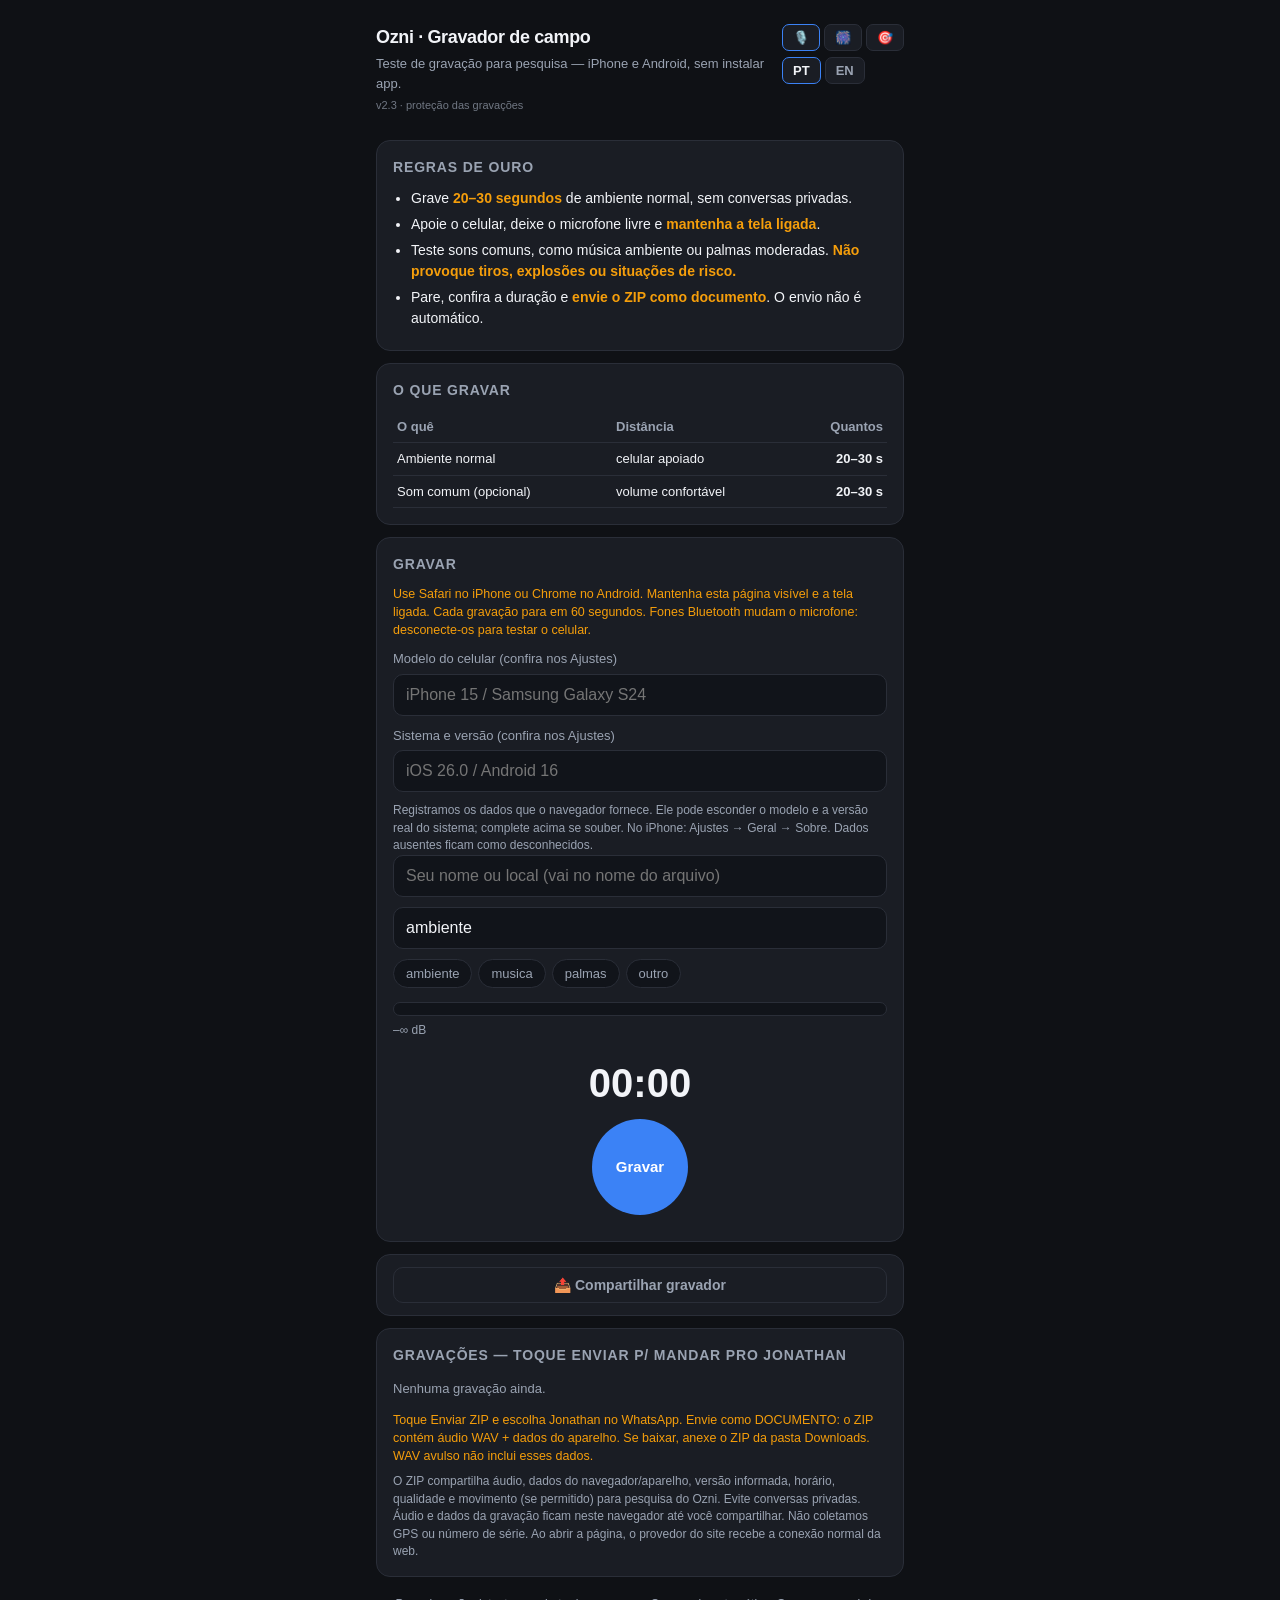
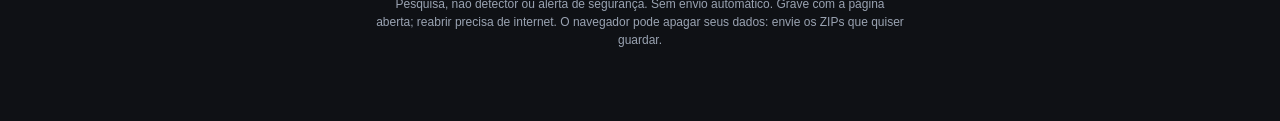
<file: recorder/index.html>
<!DOCTYPE html>
<html lang="pt-BR">
<head>
<meta charset="utf-8">
<meta name="viewport" content="width=device-width, initial-scale=1, viewport-fit=cover">
<title>Ozni — Gravador de campo</title>
<style>
  :root{
    --bg:#0f1115; --card:#1a1d24; --ink:#f2f4f8; --muted:#9aa3b2;
    --accent:#3b82f6; --danger:#ef4444; --ok:#22c55e; --amber:#f59e0b; --line:#2a2e38;
  }
  *{box-sizing:border-box}
  body{margin:0;font-family:-apple-system,BlinkMacSystemFont,"Segoe UI",Roboto,sans-serif;
    background:var(--bg);color:var(--ink);line-height:1.5;-webkit-text-size-adjust:100%}
  .wrap{max-width:560px;margin:0 auto;padding:16px 16px 60px}
  header{display:flex;align-items:flex-start;justify-content:space-between;gap:8px;padding:8px 0 14px}
  h1{font-size:18px;margin:0;font-weight:700;letter-spacing:-.02em}
  .sub{color:var(--muted);font-size:13px;margin:3px 0 0}
  .ver{color:var(--muted);font-size:11px;margin:4px 0 0;font-variant-numeric:tabular-nums;opacity:.7}
  .toggles{display:flex;flex-direction:column;gap:6px;flex-shrink:0}
  .seg{display:flex;gap:4px}
  .seg button{background:var(--card);border:1px solid var(--line);color:var(--muted);
    border-radius:7px;padding:5px 10px;font-size:13px;font-weight:600;cursor:pointer}
  .seg button.on{color:var(--ink);border-color:var(--accent)}
  .card{background:var(--card);border:1px solid var(--line);border-radius:14px;padding:16px;margin:12px 0}
  .card h2{font-size:14px;margin:0 0 10px;text-transform:uppercase;letter-spacing:.06em;color:var(--muted)}
  ul.rules{margin:0;padding-left:18px}
  ul.rules li{margin:5px 0;font-size:14px}
  ul.rules b{color:var(--amber)}
  table{width:100%;border-collapse:collapse;font-size:13px}
  th,td{text-align:left;padding:6px 4px;border-bottom:1px solid var(--line)}
  th{color:var(--muted);font-weight:600}
  td.n,th.n{text-align:right;font-variant-numeric:tabular-nums;font-weight:600}
  .label-row{display:flex;gap:8px;margin-bottom:10px}
  .label-row input{flex:1;min-width:0;width:100%;background:#11141a;border:1px solid var(--line);color:var(--ink);
    border-radius:10px;padding:11px 12px;font-size:16px}
  .chips{display:flex;flex-wrap:wrap;gap:6px;margin-bottom:14px}
  .chips button{background:#11141a;border:1px solid var(--line);color:var(--muted);
    border-radius:20px;padding:6px 12px;font-size:13px;cursor:pointer}
  .chips button:active{border-color:var(--accent);color:var(--ink)}
  .meter{height:14px;background:#11141a;border-radius:8px;overflow:hidden;border:1px solid var(--line)}
  .meter > div{height:100%;width:0;background:var(--ok);transition:width .06s linear}
  .meter.clip > div{background:var(--danger)}
  .meterrow{display:flex;justify-content:space-between;font-size:12px;margin-top:5px;color:var(--muted)}
  .clipwarn{color:var(--danger);font-weight:700;display:none}
  .meter.clip ~ .meterrow .clipwarn{display:inline}
  .timer{font-size:40px;font-weight:700;text-align:center;font-variant-numeric:tabular-nums;margin:14px 0 6px}
  .recbtn{display:block;margin:0 auto;width:96px;height:96px;border-radius:50%;border:none;
    background:var(--accent);color:#fff;font-size:15px;font-weight:700;cursor:pointer}
  .recbtn.rec{background:var(--danger)}
  .err{color:var(--danger);font-size:13px;margin-top:10px;text-align:center}
  .rec{display:flex;align-items:center;gap:10px;padding:10px 0;border-bottom:1px solid var(--line);flex-wrap:wrap}
  .rec .nm{flex:1 0 100%;min-width:0;font-size:13px;overflow-wrap:anywhere}
  .rec .du{color:var(--muted);font-size:12px;font-variant-numeric:tabular-nums}
  .rec button{background:var(--accent);border:none;color:#fff;border-radius:8px;padding:8px 12px;font-size:13px;font-weight:600;cursor:pointer}
  .rec button.sec{background:transparent;border:1px solid var(--line);color:var(--muted);padding:7px 10px}
  .empty{color:var(--muted);font-size:13px}
  .foot{color:var(--muted);font-size:12px;text-align:center;margin-top:18px}
  .note{color:var(--amber);font-size:12.5px;margin:10px 0 0;line-height:1.45}
  .rec button.cloud{background:var(--accent);font-weight:700;padding:9px 12px}
  .rec button.cloud.ok{background:var(--ok)}
  .rec button.cloud.fail{background:var(--danger)}
  .rec button.cloud.off{background:var(--amber);color:#1a1d24}
  .rec button.sec.nudge{border-color:var(--amber);color:var(--amber);animation:ozniPulse 0.9s ease-in-out 3}
  @keyframes ozniPulse{0%,100%{box-shadow:0 0 0 0 rgba(240,180,60,0)}50%{box-shadow:0 0 0 4px rgba(240,180,60,.35)}}
  .consent{color:var(--muted);font-size:12px;margin:8px 0 0;line-height:1.45}
  .field-label{display:block;font-size:13px;margin:10px 0 5px;color:var(--muted)}
  button:disabled{opacity:.55;cursor:wait}
  #retry-capture{margin:10px auto;background:var(--accent);color:#fff;border:0;border-radius:8px;padding:10px;font-size:14px}
  /* Per-take quality verdict — thresholds identical to spike/analysis/recording_quality.py, so a
     take the recorder calls good is a take the analysis pipeline also accepts. */
  .qbadge{font-size:11px;font-weight:700;border-radius:6px;padding:3px 7px;white-space:nowrap}
  .qbadge.ok{background:rgba(34,197,94,.15);color:var(--ok)}
  .qbadge.clipped,.qbadge.silent{background:rgba(239,68,68,.15);color:var(--danger)}
  .qtip{flex-basis:100%;font-size:12px;color:var(--muted);margin-top:-4px}
  /* Sticky in-take warning: the meter's red flash lasts one buffer and is easy to miss while shooting. */
  .takewarn{display:none;margin-top:8px;padding:9px 11px;border-radius:9px;font-size:13px;font-weight:700;line-height:1.35}
  .takewarn.on{display:block;background:rgba(239,68,68,.14);color:var(--danger);border:1px solid rgba(239,68,68,.4)}
</style>
</head>
<body>
<div class="wrap">
  <header>
    <div>
      <h1 id="title"></h1>
      <p class="sub" id="sub"></p>
      <p class="ver" id="ver"></p>
    </div>
    <div class="toggles">
      <div class="seg" id="modeseg">
        <button data-mode="teste" onclick="setMode('teste')" aria-label="Teste / Test">🎙️</button>
        <button data-mode="fogos" onclick="setMode('fogos')">🎆</button>
        <button data-mode="tiro" onclick="setMode('tiro')">🎯</button>
      </div>
      <div class="seg" id="langseg">
        <button data-lang="pt" onclick="setLang('pt')">PT</button>
        <button data-lang="en" onclick="setLang('en')">EN</button>
      </div>
    </div>
  </header>

  <div class="card"><h2 id="h-rules"></h2><ul class="rules" id="rules"></ul></div>
  <div class="card"><h2 id="h-plan"></h2><table><thead id="planhead"></thead><tbody id="planbody"></tbody></table></div>

  <div class="card">
    <h2 id="h-rec"></h2>
    <p class="note" id="capture-help"></p>
    <label class="field-label" for="device-model" id="model-label"></label>
    <div class="label-row"><input id="device-model" maxlength="80" autocorrect="off" spellcheck="false" placeholder="iPhone 15 / Samsung Galaxy S24"></div>
    <label class="field-label" for="device-os" id="os-label"></label>
    <div class="label-row"><input id="device-os" maxlength="80" autocorrect="off" spellcheck="false" placeholder="iOS 26.0 / Android 16"></div>
    <p class="consent" id="device-help"></p>
    <div class="label-row"><input id="devname" autocapitalize="words" autocorrect="off" spellcheck="false"></div>
    <div class="label-row"><input id="label" autocapitalize="off" autocorrect="off" spellcheck="false"></div>
    <div class="chips" id="chips"></div>
    <div class="meter" id="meter"><div id="meterbar"></div></div>
    <div class="meterrow">
      <span id="db">–∞ dB</span>
      <span class="clipwarn" id="clipwarn"></span>
      <span id="pk"></span>
    </div>
    <div class="takewarn" id="takewarn"></div>
    <div class="timer" id="timer">00:00</div>
    <button class="recbtn" id="recbtn" onclick="toggle()"></button>
    <div class="err" id="err"></div>
    <button id="retry-capture" type="button" hidden onclick="retryUnassembledTake()"></button>
    <p class="note" id="accelnote" style="text-align:center;margin-top:6px"></p>
  </div>

  <div class="card" style="text-align:center;padding:12px 16px"><button id="sharelink" onclick="shareRecorderLink()" style="background:transparent;border:1px solid var(--line);color:var(--muted);border-radius:10px;padding:9px 18px;font-size:14px;font-weight:600;cursor:pointer;width:100%"></button></div>
  <div class="card"><h2 id="h-list"></h2><div id="list"></div><p class="note" id="sendnote"></p><p class="consent" id="consent"></p></div>
  <p class="foot" id="foot"></p>
</div>

<script src="metadata.js?v=2.3"></script>
<script>
const STR = {
  title:{pt:"Ozni · Gravador de campo", en:"Ozni · Field recorder"},
  hRules:{pt:"Regras de ouro", en:"Golden rules"},
  hPlan:{pt:"O que gravar", en:"What to record"},
  hRec:{pt:"Gravar", en:"Record"},
  hList:{pt:"Gravações — toque Enviar p/ mandar pro Jonathan", en:"Recordings — tap Send to share"},
  rec:{pt:"Gravar", en:"Record"}, stop:{pt:"Parar", en:"Stop"},
  send:{pt:"Enviar", en:"Send"}, empty:{pt:"Nenhuma gravação ainda.", en:"No recordings yet."},
  clip:{pt:"CLIPOU — afaste o celular", en:"CLIPPED — move phone back"},
  peak:{pt:"pico", en:"peak"},
  sendnote:{pt:"Toque Enviar ZIP e escolha Jonathan no WhatsApp. Envie como DOCUMENTO: o ZIP contém áudio WAV + dados do aparelho. Se baixar, anexe o ZIP da pasta Downloads. WAV avulso não inclui esses dados.",
            en:"Tap Send ZIP and choose Jonathan in WhatsApp. Send as a DOCUMENT: the ZIP contains WAV audio + device details. If downloaded, attach the ZIP from Downloads. A standalone WAV does not include these details."},
  wav:{pt:"WAV", en:"WAV"},
  zipFallback:{pt:"📤 Enviar ZIP", en:"📤 Send ZIP"},
  zipPreparing:{pt:"Preparando ZIP…", en:"Preparing ZIP…"},
  zipPrepare:{pt:"Preparar ZIP", en:"Prepare ZIP"},
  zipError:{pt:"Não deu para preparar o ZIP. Tente de novo ou salve o WAV.", en:"Could not prepare the ZIP. Try again or save the WAV."},
  backup:{pt:"Baixar ZIP",en:"Download ZIP"},
  savedLocal:{pt:"Salvo neste navegador · guarde uma cópia do ZIP",en:"Saved in this browser · keep a ZIP backup"},
  retrySave:{pt:"Tentar salvar novamente",en:"Retry save"},
  retryCapture:{pt:"Tentar recuperar áudio",en:"Retry audio recovery"},
  storageRequired:{pt:"Não foi possível acessar o armazenamento. Não começamos a gravar. Libere espaço, abra no Safari/Chrome fora do modo privado e recarregue. Não apague os dados deste site se houver gravações pendentes.",en:"Browser storage is unavailable. Recording has not started. Free space, open Safari/Chrome outside private mode and reload. Do not clear this site's data if you have pending recordings."},
  unsavedBlocked:{pt:"Há áudio ainda não salvo. Baixe uma cópia e tente salvar novamente antes de começar outra gravação. Mantenha esta aba aberta.",en:"Some audio is not saved yet. Download a backup and retry saving before starting another recording. Keep this tab open."},
  downloaded:{pt:"Download solicitado. Confira o ZIP na pasta Downloads/Arquivos antes de fechar. Depois envie como documento no WhatsApp. O original continua neste navegador.", en:"Download requested. Check the ZIP in Downloads/Files before closing. Then send it as a WhatsApp document. The original stays in this browser."},
  delete:{pt:"Apagar", en:"Delete"},
  deleteConfirm:{pt:"Apagar esta gravação deste navegador? Confira se você já enviou ou salvou o ZIP.", en:"Delete this recording from this browser? Check that you have already sent or saved the ZIP."},
  temporary:{pt:"Só nesta aba: o navegador não salvou esta gravação. Envie o ZIP antes de fechar.", en:"Only in this tab: the browser did not save this recording. Send the ZIP before closing."},
  recoveredTake:{pt:"Gravação recuperada: partes do áudio ou o final podem estar faltando. Qualidade e movimento não foram recuperados; confira o áudio.", en:"Recovered recording: sections of audio or the end may be missing. Quality and motion were not recovered; check the audio."},
  interruptedTake:{pt:"Gravação interrompida. O arquivo contém apenas o áudio capturado; confira antes de enviar.", en:"Recording interrupted. The file contains only captured audio; check before sharing."},
  captureHelp:{pt:"Use Safari no iPhone ou Chrome no Android. Mantenha esta página visível e a tela ligada. Cada gravação para em 60 segundos. Fones Bluetooth mudam o microfone: desconecte-os para testar o celular.", en:"Use Safari on iPhone or Chrome on Android. Keep this page visible and the screen on. Each recording stops at 60 seconds. Bluetooth headsets change the microphone: disconnect them to test the phone."},
  modelLabel:{pt:"Modelo do celular (confira nos Ajustes)", en:"Phone model (check Settings)"},
  osLabel:{pt:"Sistema e versão (confira nos Ajustes)", en:"OS and version (check Settings)"},
  deviceHelp:{pt:"Registramos os dados que o navegador fornece. Ele pode esconder o modelo e a versão real do sistema; complete acima se souber. No iPhone: Ajustes → Geral → Sobre. Dados ausentes ficam como desconhecidos.", en:"We record the details the browser provides. It may hide the model and actual OS version; complete these fields if known. On iPhone: Settings → General → About. Missing details remain unknown."},
  uploadIdle:   {pt:"☁️ Enviar pra análise",                           en:"☁️ Send for analysis"},
  uploadSending:{pt:"Enviando…",                                        en:"Sending…"},
  uploadDone:   {pt:"✅ Enviado!",                                      en:"✅ Sent!"},
  uploadFail:   {pt:"❌ Falhou — toque pra tentar",                     en:"❌ Failed — tap to retry"},
  uploadNet:    {pt:"❌ Rede instável — toque de novo (ou 📦 Zip)",       en:"❌ Unstable network — tap again (or 📦 Zip)"},
  uploadServer: {pt:"❌ Servidor recusou — mande o 📦 Zip",              en:"❌ Server refused — send the 📦 Zip"},
  uploadRetryNudge:{pt:"A gravação está salva no celular. Toque de novo, ou mande o 📦 Zip pelo WhatsApp (vai como documento).",
                    en:"The recording is saved on your phone. Tap again, or send the 📦 Zip on WhatsApp (as a document)."},
  uploadOffline:{pt:"📡 Sem internet — conecte e toque de novo",         en:"📡 No internet — connect and tap again"},
  consent:      {pt:"O ZIP compartilha áudio, dados do navegador/aparelho, versão informada, horário, qualidade e movimento (se permitido) para pesquisa do Ozni. Evite conversas privadas. Áudio e dados da gravação ficam neste navegador até você compartilhar. Não coletamos GPS ou número de série. Ao abrir a página, o provedor do site recebe a conexão normal da web.",
                 en:"The ZIP shares audio, browser/device details, reported OS version, time, quality and motion (if allowed) for Ozni research. Avoid private conversations. Recording data stays in this browser until you share it. We do not collect GPS or serial numbers. Opening the page makes a normal web connection to the site host."},
  accel:    {pt:"📈 accel", en:"📈 accel"},
  accelNote:{pt:"📈 = dados do acelerômetro desta gravação (teste do filtro de vibração).", en:"📈 = accelerometer data for this clip (vibration-gate test)."},
  shareApp:{pt:"📤 Compartilhar gravador", en:"📤 Share recorder"},
  invite:{pt:"Me ajuda a testar o gravador do Ozni? Abra no Safari (iPhone) ou Chrome (Android), informe modelo e sistema, grave 20–30 s de som ambiente e envie o ZIP como documento. É pesquisa, não um detector de segurança.", en:"Help me test the Ozni recorder? Open in Safari (iPhone) or Chrome (Android), enter model and OS, record 20–30 seconds of ambient sound, and send the ZIP as a document. This is research, not a safety detector."},
  inviteTitle:{pt:"Gravador de campo Ozni", en:"Ozni field recorder"},
  linkCopied:{pt:"✅ Link copiado", en:"✅ Link copied"},
  micblock:{pt:"Microfone bloqueado: ", en:"Mic blocked: "},
  stall:{pt:"⚠️ Microfone travou — a tela apagou? A captura parou.", en:"⚠️ Mic stalled — did the screen sleep? Capture stopped."},
  keepawake:{pt:"⚠️ Mantenha a tela ligada (desative o bloqueio automático) — em captura longa, a tela apagada interrompe a gravação.", en:"⚠️ Keep the screen on (disable auto-lock) — on a long capture, a sleeping screen stops the recording."},
  recovered:{pt:"✅ {n} gravação(ões) recuperada(s) de uma sessão interrompida — toque Enviar.", en:"✅ Recovered {n} recording(s) from an interrupted session — tap Send."},
  accelOff:{pt:"Movimento indisponível. A gravação de áudio continua normalmente.", en:"Motion unavailable. Audio recording continues normally."},
  devname:{pt:"Seu nome ou local (vai no nome do arquivo)", en:"Your name or place (goes in the file name)"},
  nudge:{pt:"💡 Preencha \"seu nome ou local\" lá em cima — ajuda muito! (ou toque Enviar de novo pra enviar assim mesmo)", en:"💡 Fill in \"your name or place\" above — it really helps! (or tap Send again to send anyway)"},
  quota:{pt:"⚠️ Armazenamento cheio — toque Enviar e apague gravações.", en:"⚠️ Storage full — Send then delete recordings."},
  foot:{pt:"Pesquisa, não detector ou alerta de segurança. Sem envio automático. Grave com a página aberta; reabrir precisa de internet. O navegador pode apagar seus dados: envie os ZIPs que quiser guardar.",
        en:"Research, not a detector or safety alert. No automatic upload. Record with the page open; reopening needs internet. Browser storage can be cleared: send the ZIPs you want to keep."},
  cols:{pt:["O quê","Distância","Quantos"], en:["What","Distance","How many"]},
  // ---- per-take recording-quality gate (mirrors spike/analysis/recording_quality.py) ----
  warnClip:{pt:"⚠️ ESTOUROU o microfone — AFASTE o celular agora. Esta gravação não serve pra pesquisa.",
            en:"⚠️ MIC CLIPPED — MOVE THE PHONE BACK now. This take is not usable for research."},
  warnQuiet:{pt:"⚠️ Quase sem som — o microfone está tapado? Confira antes de continuar.",
             en:"⚠️ Almost no sound — is the mic covered? Check before continuing."},
  qOk:{pt:"✓ nível OK", en:"✓ level OK"},
  qClipped:{pt:"❌ estourou", en:"❌ clipped"},
  qSilent:{pt:"❌ muda", en:"❌ silent"},
  qOkTip:{pt:"Pico {pk}%. Esta checagem de nível não garante fidelidade ou detecção.", en:"Peak {pk}%. This level check does not guarantee fidelity or detection."},
  qClippedTip:{pt:"{frac}% dos trechos estourados — o pico ficou achatado e o tiro perde a forma. Afaste o celular (ou baixe o volume de entrada) e grave de novo.",
               en:"{frac}% of samples clipped — the peak is flattened and the shot loses its shape. Move the phone back (or lower input gain) and re-record."},
  qSilentTip:{pt:"Praticamente sem sinal (pico {pk}%). Microfone tapado, ou a gravação não pegou o evento. Regrave.",
              en:"Essentially no signal (peak {pk}%). Mic covered, or the take missed the event. Re-record."},
};

// Per-take quality thresholds — kept numerically identical to recording_quality.py so the
// recorder and the analysis pipeline never disagree about whether a take is usable.
const Q_SILENT_PEAK = 0.02;    // peak below this => no real signal (the 2026-08-01 dud was 0.004)
const Q_CLIP_FRAC   = 0.005;   // >0.5% of samples at full scale => clipped

/** Coarse verdict for one finished take. Mirrors recording_quality.assess(). */
function assessTake(peak, clipFrac){
  if(!(peak > Q_SILENT_PEAK)) return "silent";   // silent wins: a dead take can't be "clipped"
  if(clipFrac > Q_CLIP_FRAC)  return "clipped";
  return "ok";
}

/** Short badge label + the actionable sentence for a verdict. */
function qualityText(q){
  if(!q) return null;
  const pct = (x)=> (x*100 < 0.1 && x > 0) ? "<0.1" : (x*100).toFixed(x*100 < 10 ? 1 : 0);
  if(q.verdict==="clipped")
    return {cls:"clipped", badge:tt(STR.qClipped), tip:tt(STR.qClippedTip).replace("{frac}", pct(q.clipFrac))};
  if(q.verdict==="silent")
    return {cls:"silent", badge:tt(STR.qSilent), tip:tt(STR.qSilentTip).replace("{pk}", pct(q.peak))};
  return {cls:"ok", badge:tt(STR.qOk), tip:tt(STR.qOkTip).replace("{pk}", pct(q.peak))};
}

/** After Stop: keep a bad verdict on screen so the shooter re-records straight away. */
function showTakeVerdict(q){
  const t = qualityText(q); const box = el("takewarn");
  if(!t || q.verdict==="ok"){ box.className="takewarn"; box.textContent=""; return; }
  box.className="takewarn on";
  box.textContent = (q.verdict==="silent" ? tt(STR.warnQuiet) : tt(STR.warnClip)) + " " + t.tip;
}
const MODES = {
  teste:{
    sub:{pt:"Teste de gravação para pesquisa — iPhone e Android, sem instalar app.", en:"Research recording test — iPhone and Android, no app installation."},
    rules:[
      {pt:"Grave <b>20–30 segundos</b> de ambiente normal, sem conversas privadas.", en:"Record <b>20–30 seconds</b> of normal surroundings, without private conversations."},
      {pt:"Apoie o celular, deixe o microfone livre e <b>mantenha a tela ligada</b>.", en:"Rest the phone on a surface, keep the microphone clear and <b>keep the screen on</b>."},
      {pt:"Teste sons comuns, como música ambiente ou palmas moderadas. <b>Não provoque tiros, explosões ou situações de risco.</b>", en:"Test ordinary sounds such as background music or moderate claps. <b>Do not create gunfire, explosions or risky situations.</b>"},
      {pt:"Pare, confira a duração e <b>envie o ZIP como documento</b>. O envio não é automático.", en:"Stop, check the duration and <b>send the ZIP as a document</b>. Sending is not automatic."},
    ],
    chips:["ambiente","musica","palmas","outro"], label0:"ambiente",
    plan:[
      {w:{pt:"Ambiente normal",en:"Normal surroundings"},d:{pt:"celular apoiado",en:"phone resting"},n:"20–30 s"},
      {w:{pt:"Som comum (opcional)",en:"Ordinary sound (optional)"},d:{pt:"volume confortável",en:"comfortable volume"},n:"20–30 s"},
    ],
  },
  fogos:{
    sub:{pt:"Gravando FOGOS (bombas, rojões) p/ ver se o celular separa fogos de tiro.",
         en:"Recording FIREWORKS (bombas, rockets) to test if a phone tells them from gunfire."},
    rules:[
      {pt:"Grave de onde o celular ficaria: <b>janela ou sacada virada pra rua</b>.",
       en:"Record from where the phone would sit: a <b>window/balcony facing the street</b>."},
      {pt:"Se o medidor mostrar <b>CLIPOU</b>, <b>afaste</b> ou aponte pra outro lado.",
       en:"If the meter shows <b>CLIPPED</b>, <b>move back</b> or aim away."},
      {pt:"Capriche nos <b>estouros únicos</b> (uma bomba só) — é o caso mais difícil.",
       en:"Get plenty of <b>single bangs</b> (one bomba) — that's the hard case."},
      {pt:"<b>Fale antes</b> ('bomba, perto') e grave <b>fundo</b> sem fogos.",
       en:"<b>Say it first</b> ('bomba, close') and record <b>background</b> with no fireworks."},
    ],
    chips:["fogos-perto","fogos-longe","bomba","estouro-unico","fundo"],
    label0:"bomba",
    plan:[
      {w:{pt:"Bomba / estouro único", en:"Bomba / single bang"}, d:{pt:"da janela", en:"from window"}, n:"20+"},
      {w:{pt:"Rojão / repique (vários)", en:"Rocket / crackle (many)"}, d:{pt:"da janela", en:"from window"}, n:"20+"},
      {w:{pt:"Fogos distantes", en:"Distant fireworks"}, d:{pt:"longe", en:"far"}, n:"15+"},
      {w:{pt:"Fundo (SEM fogos)", en:"Background (NO fireworks)"}, d:"—", n:"3+ min"},
    ],
  },
  tiro:{
    sub:{pt:"Gravando TIROS reais p/ ver se o celular separa tiro de fogos.",
         en:"Recording real GUNSHOTS to test if a phone tells them from fireworks."},
    rules:[
      {pt:"<b>TESTE PRIMEIRO:</b> grave 10 s, dê <b>um</b> tiro, pare. Se disser <b>estourou</b>, afaste e repita até dar <b>boa</b>.",
       en:"<b>TEST FIRST:</b> record 10 s, fire <b>one</b> shot, stop. If it says <b>clipped</b>, move back and repeat until it says <b>good</b>."},
      {pt:"Celular num apoio, <b>mic virado pra quem atira</b>, <b>fora da linha de tiro</b>.",
       en:"Phone on a stand, <b>mic toward the shooter</b>, <b>off the line of fire</b>."},
      {pt:"<b>Perto demais NÃO é melhor — estoura</b> e a gravação não serve. Comece a 15–25 m.",
       en:"<b>Closer is NOT better — it clips</b> and the take is useless. Start at 15–25 m."},
      {pt:"🎆 <b>Traga fogos/bombas</b> e grave na <b>mesma sessão, mesma distância</b> — é disso que a pesquisa precisa.",
       en:"🎆 <b>Bring fireworks/bombas</b> and record them in the <b>same session, same distance</b> — that's what the research needs."},
      {pt:"<b>Um som por vez</b>, com 1–2 s de silêncio entre cada. Nunca tiro e bomba juntos.",
       en:"<b>One sound at a time</b>, 1–2 s of silence between each. Never a shot and a bomba together."},
      {pt:"<b>Fale antes</b> ('Taurus G2C, 25 m, 5 tiros') e grave <b>fundo</b> sem tiro.",
       en:"<b>Say it first</b> ('Taurus G2C, 25 m, 5 shots') and record <b>background</b>."},
    ],
    chips:["teste-nivel","tiro-15m","tiro-25m","tiro-50m","bomba-15m","bomba-25m","bomba-50m","tiro-parede","tiro-rapido","fundo-stand"],
    label0:"teste-nivel",
    plan:[
      {w:{pt:"⚠️ Teste de nível (1 tiro)", en:"⚠️ Level test (1 shot)"}, d:{pt:"antes de tudo", en:"before anything"}, n:"1"},
      {w:{pt:"Pistola comum", en:"Common pistol"}, d:"15 m", n:"20"},
      {w:{pt:"Pistola comum", en:"Common pistol"}, d:"25 m", n:"20"},
      {w:{pt:"Pistola comum", en:"Common pistol"}, d:"50 m", n:"20"},
      {w:{pt:"🎆 Bomba / fogos", en:"🎆 Bomba / fireworks"}, d:"15 m", n:"20"},
      {w:{pt:"🎆 Bomba / fogos", en:"🎆 Bomba / fireworks"}, d:"25 m", n:"20"},
      {w:{pt:"🎆 Bomba / fogos", en:"🎆 Bomba / fireworks"}, d:"50 m", n:"20"},
      {w:{pt:"Outras armas (G3, Glock, .22)", en:"Other guns (G3, Glock, .22)"}, d:"~20 m", n:"10"},
      {w:{pt:"Através de vidro/parede", en:"Through glass/wall"}, d:"~20 m", n:"15"},
      {w:{pt:"Fundo (SEM tiro)", en:"Background (NO firing)"}, d:"—", n:"2–3 min"},
    ],
  },
};

const VERSION = "v2.3 · proteção das gravações";   // bump on every recorder change; shown at top so a stale cache is obvious

// ---- Supabase upload config (replace placeholders to enable; keep placeholders to deploy safe) ----
// UNCONFIGURED BUILD: placeholder url does not match ^https:// → UPLOAD_ENABLED = false →
// NO cloud button, NO fetch, NO localStorage at top level → identical to v1.3 recorder.
//
// 2026-08-02 — auto-upload DISABLED on purpose. The old backend
// (https://artmeyoutvbitcapokal.supabase.co, bucket "field-recordings") NO LONGER RESOLVES
// (NXDOMAIN — Supabase project deleted/never provisioned), so every "Enviar pra análise" was
// failing at DNS. Field clips now go out via the 📤 .zip → WhatsApp path (works, byte-exact).
// RE-ENABLE auto-upload in one step: create a Supabase project + a "field-recordings" bucket
// with an INSERT-ONLY RLS policy, then set url + anonKey below to real values (url MUST start
// with https:// or UPLOAD_ENABLED stays false). The v1.9 hardened uploader (timeout/retry/
// resume, further down) is intact and starts working again the moment these are real.
const UPLOAD = {
  url:     "",                 // <-- "https://<project>.supabase.co" to re-enable (see note above)
  anonKey: "",                 // <-- project anon/publishable key; safe to embed with insert-only RLS
  bucket:  "field-recordings"
};
const UPLOAD_ENABLED = /^https:\/\//.test(UPLOAD.url);   // pure regex on a string — safe at top level
let state = {lang:"pt", mode:"teste"};
const tt = (o)=> (o && typeof o==="object") ? o[state.lang] : o;
const el = (id)=> document.getElementById(id);

function setLang(l){ state.lang=l; render(); }
function setMode(m){ state.mode=m; el("label").value = MODES[m].label0; render(); }

function render(){
  const m = MODES[state.mode];
  document.documentElement.lang = state.lang==="pt" ? "pt-BR" : "en";
  el("title").textContent = tt(STR.title);
  el("ver").textContent = VERSION;
  el("sub").textContent = tt(m.sub);
  el("h-rules").textContent = tt(STR.hRules);
  el("h-plan").textContent = tt(STR.hPlan);
  el("h-rec").textContent = tt(STR.hRec);
  el("h-list").textContent = tt(STR.hList);
  el("foot").textContent = tt(STR.foot);
  el("sendnote").textContent = tt(STR.sendnote);
  el("consent").textContent = tt(STR.consent);
  el("sharelink").textContent = tt(STR.shareApp);
  el("clipwarn").textContent = tt(STR.clip);
  el("devname").placeholder = tt(STR.devname);
  el("devname").setAttribute?.("aria-label", tt(STR.devname));
  el("label").setAttribute?.("aria-label", state.lang==="pt" ? "Descrição do som" : "Sound description");
  el("capture-help").textContent = tt(STR.captureHelp);
  el("model-label").textContent = tt(STR.modelLabel);
  el("os-label").textContent = tt(STR.osLabel);
  el("device-help").textContent = tt(STR.deviceHelp);

  el("rules").innerHTML = "";
  m.rules.forEach(r=>{ const li=document.createElement("li"); li.innerHTML = tt(r); el("rules").appendChild(li); });

  const cols = tt(STR.cols);
  el("planhead").innerHTML = `<tr><th>${cols[0]}</th><th>${cols[1]}</th><th class="n">${cols[2]}</th></tr>`;
  el("planbody").innerHTML = m.plan.map(p=>`<tr><td>${tt(p.w)}</td><td>${tt(p.d)}</td><td class="n">${tt(p.n)}</td></tr>`).join("");

  el("chips").innerHTML = "";
  m.chips.forEach(c=>{ const b=document.createElement("button"); b.textContent=c;
    b.onclick=()=>{ el("label").value=c; }; el("chips").appendChild(b); });

  document.querySelectorAll("#modeseg button").forEach(b=> b.classList.toggle("on", b.dataset.mode===state.mode));
  document.querySelectorAll("#langseg button").forEach(b=> b.classList.toggle("on", b.dataset.lang===state.lang));

  setRecUI();
  renderList();
}

// ---- recorder ----
let ctx, stream, source, processor, zero;
let recording=false, recRate=48000, startMs=0, timerId=null, sessionPeak=0;
let capturedSamples=0, lastAudioMs=0;
let clipSamples=0, takeWarned=false;   // per-take recording-quality accounting
let wakeLock=null, visHandlerBound=false;
let recs = [];
let accelSamples = [], accelOK = false; let _accelHandler = null;

// devicemotion handler — module-scope; body references only e/Date/accelSamples (harness-safe).
// NEVER called at top level — only registered inside start().
function onDeviceMotion(e){
  const a = (e.acceleration && (e.acceleration.x!=null||e.acceleration.y!=null||e.acceleration.z!=null))
            ? e.acceleration : e.accelerationIncludingGravity;
  if(!a) return;
  const x = a.x==null?0:a.x, y = a.y==null?0:a.y, z = a.z==null?0:a.z;
  accelSamples.push({ t: Date.now()-startMs, x, y, z });
  accelOK = true;
}

// ---- lazy IndexedDB (guarded: never accessed at top level — Node verify shim has no indexedDB) ----
const DB_NAME = "ozni-rec", DB_VER = 1;
const CAPTURE_MAX_SECONDS = 60;
let _dbPromise = null;
let recorderLeaseAllowed=null, recorderLeasePromise=null;
let initReady=false, activeStartup=null;
let storageBlocked=false;
function hasUnsafeRecording(){
  return recs.some(rec=>rec.persisted===false) || (typeof hasUnassembledTake==="function" && hasUnassembledTake());
}
function requestDurableStorage(){
  // The browser may decline. This improves eviction resistance; it is not a backup.
  try{if(navigator.storage?.persist) Promise.resolve(navigator.storage.persist()).catch(()=>{});}catch(e){}
}
function beforeUnloadHandler(event){
  if(recording || captureBusy || hasUnsafeRecording()){
    event.preventDefault(); event.returnValue="";
  }
}
function acquireRecorderLease(){
  if(recorderLeasePromise)return recorderLeasePromise;
  if(typeof indexedDB==="undefined"){recorderLeaseAllowed=true;return Promise.resolve(true);}
  recorderLeasePromise=new Promise(resolve=>{
    const denied=message=>{recorderLeaseAllowed=false;captureFailure=message;showCaptureFailure();resolve(false);};
    if(!navigator.locks || typeof navigator.locks.request!=="function"){
      denied(captureMessage("Este navegador não oferece gravação segura entre abas. Abra em Safari ou Chrome atualizado.",
        "This browser cannot coordinate recording tabs. Open in an up-to-date Safari or Chrome."));return;
    }
    navigator.locks.request("ozni-recorder-session",{mode:"exclusive",ifAvailable:true},lock=>{
      if(!lock){denied(captureMessage("Gravador aberto em outra aba. Feche a outra aba e recarregue esta página.",
        "Recorder is open in another tab. Close that tab and reload this page."));return;}
      recorderLeaseAllowed=true;resolve(true);
      return new Promise(()=>{}); // Browser releases the lease when this document is destroyed.
    }).catch(()=>denied(captureMessage("Não foi possível proteger esta sessão. Feche outras abas e recarregue.",
      "Could not protect this session. Close other tabs and reload.")));
  });
  return recorderLeasePromise;
}
function dbReady(){
  if(typeof indexedDB === "undefined") return Promise.resolve(null);
  if(_dbPromise) return _dbPromise;
  _dbPromise = new Promise((resolve)=>{
    let req;
    try{ req = indexedDB.open(DB_NAME, DB_VER); }catch(e){ resolve(null); return; }
    req.onupgradeneeded = ()=>{
      const db = req.result;
      if(!db.objectStoreNames.contains("sessions")) db.createObjectStore("sessions", {keyPath:"sessionId"});
      if(!db.objectStoreNames.contains("chunks")) db.createObjectStore("chunks", {keyPath:["sessionId","seq"]});
      if(!db.objectStoreNames.contains("recordings")) db.createObjectStore("recordings", {keyPath:"id"});
    };
    req.onsuccess = ()=>{ req.result.onversionchange=()=>{ req.result.close(); _dbPromise=null; }; resolve(req.result); };
    req.onerror = ()=>resolve(null);
    req.onblocked = ()=>resolve(null);
  });
  return _dbPromise;
}
function idbReq(req){ return new Promise((res,rej)=>{ req.onsuccess=()=>res(req.result); req.onerror=()=>rej(req.error); }); }
// A request's success is NOT a transaction commit. Cleanup only follows oncomplete.
function idbCommit(db, stores, write){
  return new Promise((resolve,reject)=>{
    let tx,timer,settled=false;
    const finish=(callback,value)=>{if(settled)return;settled=true;clearTimeout(timer);callback(value);};
    try{
      tx=db.transaction(stores,"readwrite");
      tx.oncomplete=()=>finish(resolve);
      tx.onabort=()=>finish(reject,tx.error || new Error("Storage transaction aborted"));
      tx.onerror=()=>{}; // onabort is terminal; never swallow an aborted write.
      timer=setTimeout(()=>{
        // A deadline is a failure, never proof of commit. Abort may race an already committed
        // transaction; conservatively keep the memory recording marked unsaved in that case.
        finish(reject,new Error("Storage transaction timed out"));
        try{tx.abort();}catch(e){}
      },15000);
      write(tx);
    }catch(e){finish(reject,e);try{if(tx)tx.abort();}catch(_){} }
  });
}
function sessionRange(sid){ return IDBKeyRange.bound([sid,-Infinity],[sid,Infinity]); }
function finalizeSession(db, session, rec){
  // All three changes commit together or roll back together, including quota errors.
  return idbCommit(db,["recordings","sessions","chunks"],tx=>{
    tx.objectStore("recordings").put(rec);
    tx.objectStore("sessions").delete(session.sessionId);
    tx.objectStore("chunks").delete(sessionRange(session.sessionId));
  });
}
function f32ToI16(f32){ const out=new Int16Array(f32.length);
  for(let i=0;i<f32.length;i++){ let s=Math.max(-1,Math.min(1,f32[i])); out[i]= s<0 ? s*0x8000 : s*0x7FFF; } return out; }

// Every take is capped at 60s. Keep that bounded PCM copy until finalization so a failed
// write never destroys the only copy. Committed chunks also survive a tab/process kill.
let sessionId="", chunkSeq=0, pendingI16=[], pendingLen=0, memChunks=[];
let chunkWrites=Promise.resolve(), activeSession=null, captureBusy=false, captureFailure="";
let stopPromise=null;
function captureMessage(pt,en){ return state.lang==="pt" ? pt : en; }
function showCaptureFailure(){
  el("err").textContent=captureFailure;
}
function handleIdbError(e){
  captureFailure=captureMessage(
    "⚠️ Falha ao salvar no navegador. A gravação parou. Envie ou baixe o arquivo antes de fechar esta página.",
    "⚠️ Browser storage failed. Recording stopped. Share or download the file before closing this page.");
  showCaptureFailure();
  if(recording) void stop("storage_failure");
}
let chunkFailureSessionId="";
function flushPending(){
  if(pendingLen===0)return chunkWrites;
  const merged=new Int16Array(pendingLen);let offset=0;
  for(const c of pendingI16){merged.set(c,offset);offset+=c.length;}
  // Clear originals only after the bounded merged chunk has been constructed successfully.
  pendingI16=[];pendingLen=0;
  const chunk={sessionId,seq:chunkSeq++,buf:merged};
  memChunks.push(chunk);
  chunkWrites=chunkWrites.then(async()=>{
    // Stop subsequent queued writes after an error. Recovery gets a contiguous committed
    // prefix; the complete take remains in memory for atomic save or explicit export.
    if(chunkFailureSessionId===chunk.sessionId)return;
    const db=await dbReady();if(!db)throw new Error("Local storage unavailable");
    await idbCommit(db,"chunks",tx=>tx.objectStore("chunks").put(chunk));
  }).catch(error=>{chunkFailureSessionId=chunk.sessionId;handleIdbError(error);});
  return chunkWrites;
}
function wavHeader(numSamples, rate){
  const buf=new ArrayBuffer(44), v=new DataView(buf);
  const ws=(off,s)=>{ for(let i=0;i<s.length;i++) v.setUint8(off+i,s.charCodeAt(i)); };
  ws(0,"RIFF"); v.setUint32(4,36+numSamples*2,true); ws(8,"WAVE"); ws(12,"fmt ");
  v.setUint32(16,16,true); v.setUint16(20,1,true); v.setUint16(22,1,true);
  v.setUint32(24,rate,true); v.setUint32(28,rate*2,true); v.setUint16(32,2,true); v.setUint16(34,16,true);
  ws(36,"data"); v.setUint32(40,numSamples*2,true); return buf;
}
function chunksToWavBlob(chunkRecs, rate){
  chunkRecs.sort((a,b)=>a.seq-b.seq);
  const samples=chunkRecs.reduce((n,c)=>n+c.buf.length,0);
  // Typed-array views preserve byteOffset/byteLength; .buffer could include unrelated samples.
  return {blob:new Blob([wavHeader(samples,rate),...chunkRecs.map(c=>c.buf)],{type:"audio/wav"}),samples};
}
async function readChunks(db,sid){
  const chunks=await idbReq(db.transaction("chunks","readonly").objectStore("chunks").getAll(sessionRange(sid)));
  return chunks.sort((a,b)=>a.seq-b.seq);
}
async function deleteSessionChunks(db,sid){
  await idbCommit(db,"chunks",tx=>tx.objectStore("chunks").delete(sessionRange(sid)));
}
async function acquireWakeLock(){
  if(!('wakeLock' in navigator)){ if(!captureFailure) el("err").textContent=tt(STR.keepawake); return; }
  if(wakeLock&&!wakeLock.released)return;
  const lockSession=sessionId;
  try{
    const lock=await navigator.wakeLock.request('screen');
    if(recording&&sessionId===lockSession) wakeLock=lock; else await lock.release();
  }catch(e){ if(recording && !captureFailure) el("err").textContent=tt(STR.keepawake); }
}
function setRecUI(){
  el("recbtn").textContent=(!initReady || captureBusy) ? captureMessage("Aguarde…","Please wait…") : recording ? tt(STR.stop) : tt(STR.rec);
  el("recbtn").disabled=!initReady || captureBusy || recorderLeaseAllowed===false || storageBlocked || hasUnsafeRecording();
  el("recbtn").classList.toggle("rec",recording);
  el("retry-capture").hidden=!(typeof hasUnassembledTake==="function" && hasUnassembledTake());
  el("retry-capture").disabled=captureBusy;
  el("retry-capture").textContent=tt(STR.retryCapture);
}
function toggle(){ if(captureBusy) return; return recording ? stop() : start(); }
function safeCaptureLabel(value){
  return String(value||"rec").normalize("NFD").replace(/[\u0300-\u036f]/g,"")
    .replace(/[^a-zA-Z0-9._-]+/g,"-").slice(0,80)||"rec";
}
function stopMediaStream(value){
  if(!value)return;
  for(const track of value.getTracks()){
    track.onended=null;track.onmute=null;
    try{track.stop();}catch(e){}
  }
}
function waitForStartup(promise,milliseconds,message,attempt){
  const result=new Promise((resolve,reject)=>{
    let settled=false;
    const finish=(callback,value)=>{
      if(settled)return;settled=true;clearTimeout(timer);attempt.cancellers.delete(cancel);callback(value);
    };
    const cancel=()=>finish(reject,new Error(captureMessage("Inicialização interrompida. Toque Gravar para tentar novamente.",
      "Startup interrupted. Tap Record to retry.")));
    const timer=setTimeout(()=>finish(reject,new Error(message)),milliseconds);
    attempt.cancellers.add(cancel);
    Promise.resolve(promise).then(value=>finish(resolve,value),error=>finish(reject,error));
  });
  // Attach immediately: a later synchronous API exception must not orphan this rejection.
  result.catch(()=>{});
  return result;
}
function abandonStartup(attempt){
  if(!attempt)return;attempt.abandoned=true;
  for(const cancel of [...attempt.cancellers])cancel();
}
function bindLifecycleEvents(){
  if(visHandlerBound || typeof window.addEventListener!=="function")return;
  visHandlerBound=true;
  const interrupt=()=>{
    if(recording)void stop('page_hidden');
    else if(activeStartup)abandonStartup(activeStartup);
  };
  document.addEventListener('visibilitychange',()=>{
    if(document.visibilityState==='hidden')interrupt();
    else if(recording&&document.visibilityState==='visible')acquireWakeLock();
  });
  window.addEventListener('pagehide',interrupt);
  window.addEventListener('beforeunload',beforeUnloadHandler);
  window.addEventListener('pageshow',event=>{
    if(event.persisted){
      recorderLeaseAllowed=false;
      if(activeStartup)abandonStartup(activeStartup);
      captureFailure=captureMessage("Sessão restaurada. Envie gravações pendentes e recarregue antes de gravar novamente.",
        "Session restored. Share pending recordings and reload before recording again.");
      showCaptureFailure();setRecUI();
    }
  });
}
async function releaseCaptureResources(){
  clearInterval(timerId); timerId=null;
  try{ if(_accelHandler) window.removeEventListener("devicemotion",_accelHandler); }catch(e){}
  _accelHandler=null;
  if(processor) processor.onaudioprocess=null;
  for(const node of [processor,source,zero]){ try{ if(node) node.disconnect(); }catch(e){} }
  stopMediaStream(stream);
  const closingContext=ctx;
  ctx=null;stream=null;processor=null;source=null;zero=null;
  if(closingContext){
    closingContext.onstatechange=null;
    let timer;
    try{
      await Promise.race([Promise.resolve(closingContext.close()).catch(()=>{}),
        new Promise(resolve=>{timer=setTimeout(resolve,1000);})]);
    }catch(e){}finally{clearTimeout(timer);}
  }
}
async function start(){
  if(!initReady || recording || captureBusy) return;
  if(storageBlocked || hasUnsafeRecording()){
    el("err").textContent=tt(storageBlocked ? STR.storageRequired : STR.unsavedBlocked);return;
  }
  captureBusy=true;setRecUI();
  const attempt={abandoned:false,cancellers:new Set(),stream:null};
  activeStartup=attempt;
  try{
    if(recorderLeaseAllowed===false){showCaptureFailure();return;}
    captureFailure="";el("err").textContent="";stopPromise=null;
    const label=safeCaptureLabel(el("label").value), deviceSlug=devSlug();
    const deviceName=getDeviceName(),mode=state.mode;
    const model=el("device-model").value, osVersion=el("device-os").value;
    if(typeof OzniMetadata==="undefined" || typeof OzniMetadata.collect!=="function")
      throw new Error(captureMessage("Metadados não carregaram. Reconecte à internet e recarregue a página.","Metadata did not load. Reconnect and reload the page."));
    const requestedConstraints={audio:{echoCancellation:false,noiseSuppression:false,autoGainControl:false,channelCount:1}};
    requestDurableStorage();
    // Both permission-sensitive calls happen in the original tap, before ANY await.
    ctx=new (window.AudioContext||window.webkitAudioContext)();
    const contextReady=waitForStartup(ctx.resume(),5000,captureMessage(
      "O áudio não iniciou. Toque Gravar novamente com esta página aberta.",
      "Audio did not start. Tap Record again with this page open."),attempt);
    const microphone=Promise.resolve(navigator.mediaDevices.getUserMedia(requestedConstraints)).then(value=>{
      if(attempt.abandoned){stopMediaStream(value);return null;}
      attempt.stream=value;return value;
    });
    const microphoneReady=waitForStartup(microphone,30000,captureMessage(
      "O microfone não respondeu. Confira a permissão e toque Gravar novamente.",
      "The microphone did not respond. Check permission and tap Record again."),attempt);
    const [,grantedStream]=await Promise.all([contextReady,microphoneReady]);
    if(attempt.abandoned)throw new Error(captureMessage("Inicialização interrompida. Tente novamente.","Startup interrupted. Retry."));
    stream=grantedStream;
    if(ctx.state!=="running")throw new Error(captureMessage("O áudio está suspenso. Toque Gravar novamente.","Audio is suspended. Tap Record again."));
    recRate=ctx.sampleRate;
    sessionId=(typeof crypto!=="undefined" && crypto.randomUUID) ? crypto.randomUUID() : String(Date.now())+"_"+Math.random().toString(16).slice(2);
    const startedAt=new Date().toISOString(),ts=Date.now();
    const metadata=await OzniMetadata.collect({navigator,track:stream.getAudioTracks()[0],audioContextRate:recRate,
      version:VERSION,sessionId,startedAt,model,osVersion,deviceName,mode,label,requestedConstraints:requestedConstraints.audio});
    const stamp=startedAt.replace(/[-:T.Z]/g,"");
    const name=`ozni_${deviceSlug?deviceSlug+"_":""}${label}_${stamp}_${recRate}hz.wav`;
    activeSession={sessionId,rate:recRate,label,name,ts,startedAt,metadata,done:false};
    chunkSeq=0;pendingI16=[];pendingLen=0;memChunks=[];chunkWrites=Promise.resolve();
    const db=await dbReady();
    if(!db){storageBlocked=true;throw new Error(tt(STR.storageRequired));}
    await idbCommit(db,"sessions",tx=>tx.objectStore("sessions").put(activeSession));
    if(attempt.abandoned || recorderLeaseAllowed===false || document.visibilityState==="hidden")
      throw new Error(captureMessage("Inicialização interrompida. Tente novamente com a página aberta.","Startup interrupted. Retry with the page open."));
    source=ctx.createMediaStreamSource(stream);processor=ctx.createScriptProcessor(4096,1,1);
    zero=ctx.createGain();zero.gain.value=0;
    sessionPeak=0;capturedSamples=0;clipSamples=0;takeWarned=false;lastAudioMs=Date.now();
    accelSamples=[];accelOK=false;el("accelnote").textContent="";
    el("takewarn").className="takewarn";el("takewarn").textContent="";
    processor.onaudioprocess=e=>{
      if(!recording) return;
      const input=e.inputBuffer.getChannelData(0);
      const remaining=Math.max(0,CAPTURE_MAX_SECONDS*activeSession.rate-capturedSamples);
      const inp=input.subarray(0,remaining);
      if(!inp.length){ void stop("duration_limit");return; }
      pendingI16.push(f32ToI16(inp));pendingLen+=inp.length;
      capturedSamples+=inp.length;lastAudioMs=Date.now();
      if(pendingLen>=activeSession.rate) flushPending();
      let pk=0,sum=0,clipped=0;
      for(let i=0;i<inp.length;i++){const v=Math.abs(inp[i]);if(v>pk)pk=v;if(v>=0.99)clipped++;sum+=inp[i]*inp[i];}
      const rms=Math.sqrt(sum/inp.length);if(pk>sessionPeak)sessionPeak=pk;clipSamples+=clipped;
      if(clipped>0&&!takeWarned){takeWarned=true;el("takewarn").className="takewarn on";el("takewarn").textContent=tt(STR.warnClip);}
      const db=rms>1e-6?Math.round(20*Math.log10(rms)):-120;
      el("meterbar").style.width=Math.min(100,Math.max(0,(db+60)/60*100))+"%";
      el("meter").classList.toggle("clip",pk>=0.99);el("db").textContent=(db<=-120?"–∞":db)+" dB";
      el("pk").textContent=tt(STR.peak)+" "+Math.round(Math.min(1,sessionPeak)*100)+"%";
      if(capturedSamples>=CAPTURE_MAX_SECONDS*activeSession.rate) void stop("duration_limit");
    };
    startMs=Date.now();recording=true;captureBusy=false;setRecUI();
    source.connect(processor);processor.connect(zero);zero.connect(ctx.destination);
    // Motion is optional; permission failure never changes microphone capture status.
    const thisSession=sessionId;
    try{
      const permission=typeof DeviceMotionEvent!=="undefined"&&typeof DeviceMotionEvent.requestPermission==="function"
        ? DeviceMotionEvent.requestPermission() : Promise.resolve("granted");
      Promise.resolve(permission).then(result=>{
        if(result!=="denied"&&recording&&sessionId===thisSession){_accelHandler=onDeviceMotion;window.addEventListener("devicemotion",_accelHandler);}
      }).catch(()=>{});
    }catch(e){}
    setTimeout(()=>{if(recording&&sessionId===thisSession&&!accelOK)el("accelnote").textContent=tt(STR.accelOff);},1500);
    for(const track of stream.getAudioTracks()){
      track.onended=()=>{if(recording)void stop("track_ended");};
      track.onmute=()=>{if(recording)void stop("track_muted");};
    }
    ctx.onstatechange=()=>{if(recording&&ctx&&(ctx.state==="suspended"||ctx.state==="interrupted"||ctx.state==="closed"))void stop("audio_interrupted");};
    acquireWakeLock();
    bindLifecycleEvents();
    timerId=setInterval(()=>{
      const seconds=Math.floor(capturedSamples/activeSession.rate);
      el("timer").textContent=String(Math.floor(seconds/60)).padStart(2,"0")+":"+String(seconds%60).padStart(2,"0");
      if(recording&&Date.now()-startMs>=CAPTURE_MAX_SECONDS*1000)void stop("duration_limit");
      else if(recording&&Date.now()-lastAudioMs>1500)void stop("audio_stalled");
    },200);
  }catch(e){
    abandonStartup(attempt);
    if(attempt.stream && attempt.stream!==stream)stopMediaStream(attempt.stream);
    recording=false;await releaseCaptureResources();
    el("err").textContent=(e&&e.name==="NotAllowedError" ? tt(STR.micblock)
      : captureMessage("Não foi possível iniciar: ","Could not start: "))+(e&&e.message||String(e));
  }finally{
    for(const cancel of [...attempt.cancellers])cancel();
    if(activeStartup===attempt)activeStartup=null;
    captureBusy=false;setRecUI();
  }
}
// An emergency snapshot owns PCM until a Blob has been constructed and listed. New
// capture must be blocked while this exists; a failed allocation must not reset it.
let unassembledTake=null;
function hasUnassembledTake(){return unassembledTake!==null;}
function stageMemoryTake(take){
  // Reuse PCM views, including the unflushed tail. Do not allocate a merged PCM copy.
  const views=take.chunks.map((chunk,seq)=>({seq,buf:chunk.buf}));
  for(const buf of take.pending)views.push({seq:views.length,buf});
  const {blob,samples}=chunksToWavBlob(views,take.session.rate);
  const metadata=take.session.metadata ? {...take.session.metadata,captureEnd:{reason:take.reason,
    endedAt:take.endedAt,capturedSamples:samples,savedSamples:samples,durationSeconds:samples/take.session.rate,
    interrupted:!["user","duration_limit"].includes(take.reason)}} : null;
  const rec={id:take.session.sessionId,sessionId:take.session.sessionId,name:take.session.name,blob,
    dur:samples/take.session.rate,rate:take.session.rate,done:true,ts:take.session.ts,
    accel:take.accel.slice(),quality:take.quality,metadata,capturedSamples:samples,savedSamples:samples,
    recovered:false,uploaded:false,persisted:false};
  recs.unshift(rec);
  unassembledTake=null; // The immutable Blob now owns the complete audio, even if storage stalls.
  return rec;
}
async function finishStoppedTake(take){
  let rec=null,cleanup;
  try{
    // Calling this removes listeners/stops tracks synchronously; closing the context is bounded.
    cleanup=Promise.resolve(releaseCaptureResources());cleanup.catch(()=>{});
    rec=stageMemoryTake(take);
    renderList();showTakeVerdict(take.quality);
    // Queue the tail promptly on pagehide; context.close must not delay the last write.
    // This runs only after assembly succeeds, so emergency PCM references stay unchanged.
    let finalWrites;
    try{finalWrites=flushPending();}catch(e){handleIdbError(e);}
    // The full memory WAV is already exportable while cleanup/disk work settles.
    await cleanup;
    await finalWrites;
    const db=await dbReady();
    if(!db)throw new Error("Local storage unavailable");
    await finalizeSession(db,take.session,{...rec,persisted:true});
    rec.persisted=true;
    renderList();
    if(captureFailure)showCaptureFailure();
    else if(take.reason==="duration_limit")el("err").textContent=captureMessage("Gravação encerrada no limite de 60 segundos.","Recording stopped at the 60-second limit.");
    else if(take.reason!=="user")el("err").textContent=captureMessage("⚠️ Captura interrompida. O áudio disponível foi recuperado; confira antes de enviar.","⚠️ Capture interrupted. Available audio was recovered; check it before sharing.");
  }catch(e){
    handleIdbError(e);
  }finally{
    // Synchronous assembly/flush errors still reach cleanup, and preserve any unassembled PCM.
    try{if(cleanup)await cleanup;else await releaseCaptureResources();}catch(e){handleIdbError(e);}
    if(rec){memChunks=[];pendingI16=[];pendingLen=0;}
    if(wakeLock){try{await wakeLock.release();}catch(e){}wakeLock=null;}
    el("meterbar").style.width="0";el("meter").classList.remove("clip");el("timer").textContent="00:00";
    captureBusy=false;setRecUI();
  }
  return rec!==null;
}
async function retryUnassembledTake(){
  if(captureBusy||recording||!unassembledTake)return false;
  captureBusy=true;setRecUI();
  stopPromise=finishStoppedTake(unassembledTake);
  return stopPromise;
}
function stop(reason="user"){
  if(stopPromise)return stopPromise;
  if(!recording)return Promise.resolve(false);
  recording=false;captureBusy=true;setRecUI();
  const clipFrac=capturedSamples?clipSamples/capturedSamples:0;
  // Preserve references first. stageMemoryTake runs before flushPending can change them.
  unassembledTake={session:activeSession,chunks:memChunks,pending:pendingI16,accel:accelSamples,
    quality:{verdict:assessTake(sessionPeak,clipFrac),peak:sessionPeak,clipFrac},reason,endedAt:new Date().toISOString()};
  stopPromise=finishStoppedTake(unassembledTake);
  return stopPromise;
}

function flatten(chunks){ let len=0; for(const c of chunks) len+=c.length;
  const out=new Float32Array(len); let o=0; for(const c of chunks){ out.set(c,o); o+=c.length; } return out; }

function encodeWAV(samples, rate){
  const buf=new ArrayBuffer(44+samples.length*2); const v=new DataView(buf);
  const ws=(off,s)=>{ for(let i=0;i<s.length;i++) v.setUint8(off+i, s.charCodeAt(i)); };
  ws(0,"RIFF"); v.setUint32(4,36+samples.length*2,true); ws(8,"WAVE"); ws(12,"fmt ");
  v.setUint32(16,16,true); v.setUint16(20,1,true); v.setUint16(22,1,true);
  v.setUint32(24,rate,true); v.setUint32(28,rate*2,true); v.setUint16(32,2,true); v.setUint16(34,16,true);
  ws(36,"data"); v.setUint32(40,samples.length*2,true);
  let off=44; for(let i=0;i<samples.length;i++){ let s=Math.max(-1,Math.min(1,samples[i]));
    v.setInt16(off, s<0?s*0x8000:s*0x7FFF, true); off+=2; }
  return new Blob([v],{type:"audio/wav"});
}

// ---- CRC-32 (standard reflected polynomial 0xEDB88320) ----
// Used only by makeStoredZip. Both functions use ONLY ArrayBuffer/DataView/Uint8Array/Blob
// so they are safe to define and call inside the Node verify shim (no browser-only APIs).
const CRC32_TABLE = (()=>{
  const t=new Uint32Array(256);
  for(let i=0;i<256;i++){
    let c=i;
    for(let k=0;k<8;k++) c = (c&1) ? (0xEDB88320 ^ (c>>>1)) : (c>>>1);
    t[i]=c;
  }
  return t;
})();
function crc32(u8){
  let c=0xFFFFFFFF;
  for(let i=0;i<u8.length;i++) c = (c>>>8) ^ CRC32_TABLE[(c ^ u8[i]) & 0xFF];
  return (c ^ 0xFFFFFFFF) >>> 0;
}

// Build a minimal STORED (method 0) zip containing one or several entries.
// STORE (method 0) is deliberate: WhatsApp ships .zip documents byte-for-byte, so the
// uncompressed WAV inside survives the transfer without any re-encoding.
// bytes: Uint8Array of file bytes (e.g. WAV). Returns a single-part Blob "application/zip".
function makeStoredZip(filename, bytes){
  if(Array.isArray(filename)) return makeStoredZipEntries(filename);
  const size = bytes.length;
  const crc  = crc32(bytes);
  // Encode filename — TextEncoder is a standard global in both browser and Node (not DOM).
  const nameBytes = new TextEncoder().encode(filename);
  const nameLen   = nameBytes.length;

  // Exact total: LocalHeader(30) + name + data + CentralHeader(46) + name + EOCD(22)
  const localStart    = 0;
  const dataStart     = 30 + nameLen;
  const cdStart       = dataStart + size;
  const eocdStart     = cdStart + 46 + nameLen;
  const totalLen      = eocdStart + 22;

  const buf = new ArrayBuffer(totalLen);
  const v   = new DataView(buf);
  const u8  = new Uint8Array(buf);

  // Local File Header
  v.setUint32(localStart +  0, 0x04034b50, true); // signature PK\x03\x04
  v.setUint16(localStart +  4, 20,          true); // version needed: 2.0
  v.setUint16(localStart +  6, 0,           true); // flags
  v.setUint16(localStart +  8, 0,           true); // method: STORE (0)
  v.setUint16(localStart + 10, 0,           true); // mod time
  v.setUint16(localStart + 12, 0,           true); // mod date
  v.setUint32(localStart + 14, crc,         true); // CRC-32
  v.setUint32(localStart + 18, size,        true); // compressed size
  v.setUint32(localStart + 22, size,        true); // uncompressed size
  v.setUint16(localStart + 26, nameLen,     true); // file name length
  v.setUint16(localStart + 28, 0,           true); // extra field length
  u8.set(nameBytes, localStart + 30);               // file name bytes
  u8.set(bytes,     dataStart);                     // file data (verbatim, no inflate)

  // Central Directory File Header
  v.setUint32(cdStart +  0, 0x02014b50, true); // signature PK\x01\x02
  v.setUint16(cdStart +  4, 20,          true); // version made by
  v.setUint16(cdStart +  6, 20,          true); // version needed
  v.setUint16(cdStart +  8, 0,           true); // flags
  v.setUint16(cdStart + 10, 0,           true); // method: STORE (0)
  v.setUint16(cdStart + 12, 0,           true); // mod time
  v.setUint16(cdStart + 14, 0,           true); // mod date
  v.setUint32(cdStart + 16, crc,         true); // CRC-32
  v.setUint32(cdStart + 20, size,        true); // compressed size
  v.setUint32(cdStart + 24, size,        true); // uncompressed size
  v.setUint16(cdStart + 28, nameLen,     true); // file name length
  v.setUint16(cdStart + 30, 0,           true); // extra field length
  v.setUint16(cdStart + 32, 0,           true); // file comment length
  v.setUint16(cdStart + 34, 0,           true); // disk number start
  v.setUint16(cdStart + 36, 0,           true); // internal file attributes
  v.setUint32(cdStart + 38, 0,           true); // external file attributes
  v.setUint32(cdStart + 42, 0,           true); // relative offset of local header
  u8.set(nameBytes, cdStart + 46);               // file name bytes

  // End Of Central Directory
  v.setUint32(eocdStart +  0, 0x06054b50, true); // signature PK\x05\x06
  v.setUint16(eocdStart +  4, 0,           true); // disk number
  v.setUint16(eocdStart +  6, 0,           true); // disk with cd start
  v.setUint16(eocdStart +  8, 1,           true); // cd records on this disk
  v.setUint16(eocdStart + 10, 1,           true); // total cd records
  v.setUint32(eocdStart + 12, 46 + nameLen,true); // size of central directory
  v.setUint32(eocdStart + 16, cdStart,     true); // offset of cd start
  v.setUint16(eocdStart + 20, 0,           true); // zip file comment length

  // Single-part, exactly-sized buffer — required so the Node shim Blob captures all bytes.
  return new Blob([new Uint8Array(buf)], {type:"application/zip"});
}

// Multiple entries keep the PCM and its provenance together through document sharing.
function makeStoredZipEntries(entries){
  const prepared = entries.map(({name, bytes})=>({name:new TextEncoder().encode(name),bytes,crc:crc32(bytes)}));
  const dataSize = prepared.reduce((n,e)=>n+30+e.name.length+e.bytes.length,0);
  const cdSize = prepared.reduce((n,e)=>n+46+e.name.length,0);
  const buf = new ArrayBuffer(dataSize+cdSize+22), v=new DataView(buf), out=new Uint8Array(buf);
  let local=0, central=dataSize;
  for(const e of prepared){
    v.setUint32(local,0x04034b50,true); v.setUint16(local+4,20,true);
    v.setUint16(local+6,0x800,true); // UTF-8 names
    v.setUint32(local+14,e.crc,true); v.setUint32(local+18,e.bytes.length,true);
    v.setUint32(local+22,e.bytes.length,true); v.setUint16(local+26,e.name.length,true);
    out.set(e.name,local+30); out.set(e.bytes,local+30+e.name.length);
    v.setUint32(central,0x02014b50,true); v.setUint16(central+4,20,true); v.setUint16(central+6,20,true);
    v.setUint16(central+8,0x800,true); v.setUint32(central+16,e.crc,true);
    v.setUint32(central+20,e.bytes.length,true); v.setUint32(central+24,e.bytes.length,true);
    v.setUint16(central+28,e.name.length,true); v.setUint32(central+42,local,true);
    out.set(e.name,central+46);
    local += 30+e.name.length+e.bytes.length; central += 46+e.name.length;
  }
  v.setUint32(central,0x06054b50,true); v.setUint16(central+8,prepared.length,true);
  v.setUint16(central+10,prepared.length,true); v.setUint32(central+12,cdSize,true);
  v.setUint32(central+16,dataSize,true);
  return new Blob([out],{type:"application/zip"});
}

async function buildRecordingZip(rec){
  const base=rec.name.replace(/\.wav$/i,"");
  const entries=[{name:rec.name,blob:rec.blob},
    {name:base+".metadata.json",blob:new Blob([JSON.stringify(OzniMetadata.exportForRecording(rec),null,2)])}];
  if(rec.accel?.length) entries.push({name:base+".accel.json",blob:new Blob([JSON.stringify({rate:rec.rate,dur:rec.dur,samples:rec.accel})])});
  // Read at most 1 MiB at a time, and compose the archive from Blob references.
  // Legacy v2.1 takes can be much longer than today's 60s cap.
  const localParts=[],centralParts=[]; let offset=0,centralSize=0;
  for(const entry of entries){
    const name=new TextEncoder().encode(entry.name),size=entry.blob.size;
    if(size>0xffffffff || offset+size+30+name.length>0xffffffff) throw new Error("ZIP32 size exceeded");
    let crc=0xffffffff;
    for(let pos=0;pos<size;pos+=1024*1024){
      const chunk=new Uint8Array(await entry.blob.slice(pos,pos+1024*1024).arrayBuffer());
      for(const byte of chunk) crc=(crc>>>8)^CRC32_TABLE[(crc^byte)&255];
    }
    crc=(crc^0xffffffff)>>>0;
    const local=new Uint8Array(30+name.length),lv=new DataView(local.buffer);
    lv.setUint32(0,0x04034b50,true);lv.setUint16(4,20,true);lv.setUint16(6,0x800,true);
    lv.setUint32(14,crc,true);lv.setUint32(18,size,true);lv.setUint32(22,size,true);lv.setUint16(26,name.length,true);local.set(name,30);
    const central=new Uint8Array(46+name.length),cv=new DataView(central.buffer);
    cv.setUint32(0,0x02014b50,true);cv.setUint16(4,20,true);cv.setUint16(6,20,true);cv.setUint16(8,0x800,true);
    cv.setUint32(16,crc,true);cv.setUint32(20,size,true);cv.setUint32(24,size,true);cv.setUint16(28,name.length,true);
    cv.setUint32(42,offset,true);central.set(name,46);
    localParts.push(local,entry.blob);centralParts.push(central);offset+=local.length+size;centralSize+=central.length;
  }
  const end=new DataView(new ArrayBuffer(22));end.setUint32(0,0x06054b50,true);
  end.setUint16(8,entries.length,true);end.setUint16(10,entries.length,true);
  end.setUint32(12,centralSize,true);end.setUint32(16,offset,true);
  return new Blob([...localParts,...centralParts,end],{type:"application/zip"});
}

// Prepare outside the tap handler. Safari requires a fresh user activation for file sharing.
// Cache only three short clips; old clips remain durable and can be prepared again on demand.
const exportCache = new Map();
const exportAutoPrepared = new WeakSet();
const EXPORT_AUTO_MAX_BYTES=12*1024*1024, EXPORT_CACHE_MAX_BYTES=24*1024*1024;
function prepareExport(rec){
  if(exportCache.has(rec)) return exportCache.get(rec).promise;
  const item={file:null,error:null,promise:null};
  exportCache.set(rec,item);
  let cacheBytes=0;
  for(const r of [...exportCache.keys()].reverse()){
    cacheBytes+=r.blob.size;
    if(r!==rec && (cacheBytes>EXPORT_CACHE_MAX_BYTES || exportCache.size>3)) exportCache.delete(r);
  }
  item.promise=buildRecordingZip(rec).then(blob=>{
    item.file=new File([blob],rec.name.replace(/\.wav$/i,"")+".zip",{type:"application/zip"});
    renderList(); return item.file;
  }).catch(error=>{item.error=error; renderList(); return null;});
  return item.promise;
}

// ---- deviceId (localStorage inside the function — never accessed at top level) ----
function getDeviceId(){
  try{
    let id = localStorage.getItem("ozni_device_id");
    if(!id){ id = (crypto.randomUUID ? crypto.randomUUID() : String(Date.now())+"-"+Math.random().toString(16).slice(2)); localStorage.setItem("ozni_device_id", id); }
    return id;
  }catch(e){ return "nodevice"; }   // private mode without storage — still uploads, just unnamespaced
}

// ---- device name (human label for whose phone this is; localStorage INSIDE the fn — harness-safe) ----
function getDeviceName(){
  try{ return localStorage.getItem("ozni_device_name") || ""; }catch(e){ return ""; }
}
function setDeviceName(v){
  try{ localStorage.setItem("ozni_device_name", (v||"").trim()); }catch(e){}
}
// filename-safe slug of the device name: strip accents, non-alphanumerics -> "-", cap length.
function devSlug(){
  return getDeviceName().toLowerCase().normalize("NFD").replace(/\p{Diacritic}/gu,"")
    .replace(/[^a-z0-9]+/g,"-").replace(/^-+|-+$/g,"").slice(0,24);
}

// ---- uploadRecording: vanilla fetch, NO supabase-js. Returns {ok, status}.
// Retries up to 2 extra attempts (3 total) with backoff on network error or 5xx;
// does NOT retry on 4xx (bad request/policy — surface immediately).
// All browser APIs (fetch, localStorage, crypto, setTimeout) are INSIDE function bodies
// so they are never accessed during the Node shim eval. ----
// Supabase rejects objects over ~50 MB (HTTP 413 — measured 2026-07-01). Long recordings are
// auto-split into standalone WAV parts under this cap so a 20-min capture can't silently fail.
const UPLOAD_MAX_BYTES = 40*1024*1024;   // 40 MB safety margin (~7 min @ 48 kHz mono 16-bit)

function wavHeaderBytes(dataLen, rate){
  const buf=new ArrayBuffer(44); const v=new DataView(buf);
  const ws=(off,s)=>{ for(let i=0;i<s.length;i++) v.setUint8(off+i, s.charCodeAt(i)); };
  ws(0,"RIFF"); v.setUint32(4,36+dataLen,true); ws(8,"WAVE"); ws(12,"fmt ");
  v.setUint32(16,16,true); v.setUint16(20,1,true); v.setUint16(22,1,true);
  v.setUint32(24,rate,true); v.setUint32(28,rate*2,true); v.setUint16(32,2,true); v.setUint16(34,16,true);
  ws(36,"data"); v.setUint32(40,dataLen,true);
  return buf;
}

// Split a standard 44-byte-header mono 16-bit WAV blob into independently playable part-WAVs.
// Uses Blob.slice (lazy — no big copies in memory). Sample rate is read from the source header.
async function splitWavForUpload(rec){
  if(rec.blob.size <= UPLOAD_MAX_BYTES) return [{name:rec.name, blob:rec.blob}];
  const head = new DataView(await rec.blob.slice(0,44).arrayBuffer());
  const rate = head.getUint32(24,true) || 48000;
  const pcmLen = rec.blob.size - 44;
  let per = UPLOAD_MAX_BYTES - 44; per -= per % 2;              // even byte boundary = whole samples
  const nParts = Math.ceil(pcmLen / per);
  const parts = [];
  for(let p=0; p<nParts; p++){
    const a = 44 + p*per, b = Math.min(44 + (p+1)*per, rec.blob.size);
    const name = rec.name.replace(/\.wav$/i, `_p${String(p+1).padStart(2,"0")}of${String(nParts).padStart(2,"0")}.wav`);
    parts.push({name, blob:new Blob([wavHeaderBytes(b-a, rate), rec.blob.slice(a,b)], {type:"audio/wav"})});
  }
  return parts;
}

// A stalled fetch on flaky mobile data hangs forever (no default timeout) — the whole reason
// Marcos's 44s clip showed "Falhou" on 4G: one big POST stalled and never resolved. Each attempt
// now aborts after UPLOAD_TIMEOUT_MS so it retries instead of hanging, with more attempts, jittered
// backoff, and a reason code ("net" | "server") so the UI can tell the user what to actually do.
const UPLOAD_ATTEMPTS = 5;
const UPLOAD_TIMEOUT_MS = 90000;   // 90s/attempt — generous for a multi-MB POST, but bounded

async function uploadOneBlob(name, blob){
  const deviceId = getDeviceId();
  const path = `${UPLOAD.url}/storage/v1/object/${UPLOAD.bucket}/${deviceId}/${encodeURIComponent(name)}`;
  const headers = { "Authorization":`Bearer ${UPLOAD.anonKey}`, "apikey":UPLOAD.anonKey, "Content-Type":"audio/wav" };  // no x-upsert: insert-only RLS policy needs no UPDATE; paths are unique (deviceId + timestamp)
  let lastStatus = 0, reason = "net";
  for(let attempt=0; attempt<UPLOAD_ATTEMPTS; attempt++){
    const ctrl = (typeof AbortController!=="undefined") ? new AbortController() : null;
    const timer = ctrl ? setTimeout(()=>{ try{ ctrl.abort(); }catch(e){} }, UPLOAD_TIMEOUT_MS) : null;
    try{
      const res = await fetch(path, { method:"POST", headers, body:blob, signal: ctrl ? ctrl.signal : undefined });
      lastStatus = res.status;
      if(res.status===200 || res.status===201) return {ok:true, status:res.status, reason:"ok"};
      if(res.status>=400 && res.status<500) return {ok:false, status:res.status, reason:"server"};   // policy/auth/CORS — no retry, surface it
      reason = "server";   // 5xx → retry
    }catch(e){ lastStatus = 0; reason = "net"; }   // network error or timeout (abort) → retry
    finally{ if(timer) clearTimeout(timer); }
    if(attempt < UPLOAD_ATTEMPTS-1){
      const base = 800 * Math.pow(2, attempt);              // 0.8s, 1.6s, 3.2s, 6.4s
      const jitter = base * 0.25 * (Math.random()*2 - 1);   // ±25% so retries don't thunder in lockstep
      await new Promise(r=>setTimeout(r, Math.max(300, base + jitter)));
    }
  }
  return {ok:false, status:lastStatus, reason};
}

async function uploadRecording(rec, onPart){
  const parts = await splitWavForUpload(rec);
  if(!rec._uploadedParts) rec._uploadedParts = {};   // resume across retries: a part sent once is not re-sent
  for(let i=0; i<parts.length; i++){
    if(rec._uploadedParts[parts[i].name]) continue;  // already landed on a prior attempt — skip
    if(onPart) try{ onPart(i+1, parts.length); }catch(e){}
    const res = await uploadOneBlob(parts[i].name, parts[i].blob);
    if(!res.ok) return res;                    // clip stays local; button becomes tappable retry
    rec._uploadedParts[parts[i].name] = true;
  }
  return {ok:true, status:200, reason:"ok"};
}

function renderList(){
  const list=el("list");
  if(recs.length===0){ list.innerHTML = `<p class="empty">${tt(STR.empty)}</p>`; return; }
  list.innerHTML="";
  recs.forEach((r,i)=>{
    const row=document.createElement("div"); row.className="rec";
    const nm=document.createElement("span"); nm.className="nm"; nm.textContent=r.name;
    const du=document.createElement("span"); du.className="du"; du.textContent=r.dur.toFixed(1)+"s · "+(r.blob.size/1000000).toFixed(1)+" MB";
    row.appendChild(nm); row.appendChild(du);
    // Quality verdict travels with the take, so a bad one stays visibly bad in the list.
    const qt = qualityText(r.quality);
    if(qt){
      const b=document.createElement("span"); b.className="qbadge "+qt.cls; b.textContent=qt.badge;
      row.appendChild(b);
    }
    if(UPLOAD_ENABLED){
      const cloud=document.createElement("button"); cloud.className="cloud";
      if(r.uploaded){ cloud.classList.add("ok"); cloud.textContent=tt(STR.uploadDone); cloud.disabled=true; }
      else { cloud.textContent=tt(STR.uploadIdle); cloud.onclick=()=>doUpload(i, cloud); }
      row.appendChild(cloud);
    }
    if(i===0 && r.blob.size<=EXPORT_AUTO_MAX_BYTES && !exportAutoPrepared.has(r)){
      exportAutoPrepared.add(r); prepareExport(r);
    }
    const cached=exportCache.get(r);
    const zipBtn=document.createElement("button"); zipBtn.className = UPLOAD_ENABLED ? "sec" : "cloud";
    zipBtn.textContent=tt(cached?.file ? STR.zipFallback : cached && !cached.error ? STR.zipPreparing : STR.zipPrepare);
    zipBtn.disabled=!!(cached && !cached.file && !cached.error);
    zipBtn.onclick=()=>share(i); row.appendChild(zipBtn);
    if(cached?.file){
      const backup=document.createElement("button");backup.className="sec";backup.textContent=tt(STR.backup);
      backup.onclick=()=>{
        try{downloadFile(cached.file,cached.file.name);el("err").textContent=tt(STR.downloaded);}
        catch(e){el("err").textContent=tt(STR.zipError);}
      };row.appendChild(backup);
    }
    const wavBtn=document.createElement("button"); wavBtn.className="sec"; wavBtn.textContent=tt(STR.wav); wavBtn.onclick=()=>shareWav(i); row.appendChild(wavBtn);
    if(r.accel && r.accel.length){
      const accBtn=document.createElement("button"); accBtn.className="sec";
      accBtn.textContent=tt(STR.accel); accBtn.onclick=()=>shareAccel(i); row.appendChild(accBtn);
    }
    if(qt && r.quality && r.quality.verdict!=="ok"){
      const tip=document.createElement("div"); tip.className="qtip"; tip.textContent=qt.tip;
      row.appendChild(tip);
    }
    if(r.persisted===false){
      const warning=document.createElement("div"); warning.className="qtip"; warning.textContent=tt(STR.temporary); row.appendChild(warning);
      const retry=document.createElement("button");retry.className="sec";retry.textContent=tt(STR.retrySave);
      retry.disabled=captureBusy || !!r.saving;retry.onclick=()=>retrySave(r);row.appendChild(retry);
    }else if(r.persisted===true){
      const saved=document.createElement("div");saved.className="qtip";saved.textContent=tt(STR.savedLocal);row.appendChild(saved);
    }
    if(r.integrity?.recovered){
      const warning=document.createElement("div"); warning.className="qtip"; warning.textContent=tt(STR.recoveredTake); row.appendChild(warning);
    }else if(r.metadata?.captureEnd?.interrupted){
      const warning=document.createElement("div"); warning.className="qtip"; warning.textContent=tt(STR.interruptedTake); row.appendChild(warning);
    }
    const del=document.createElement("button"); del.className="sec"; del.textContent=tt(STR.delete);
    del.disabled=captureBusy || !!r.saving;
    del.onclick=()=>deleteRecording(r); row.appendChild(del);
    list.appendChild(row);
  });
}

// Best-effort: upload the accel JSON sidecar alongside the WAV. Never throws; failure does
// NOT affect the (canonical) WAV upload or the recording. Only meaningful when UPLOAD_ENABLED.
async function uploadAccelSidecar(rec){
  try{
    if(!rec || !rec.accel || !rec.accel.length) return;
    const deviceId = getDeviceId();
    const path = `${UPLOAD.url}/storage/v1/object/${UPLOAD.bucket}/${deviceId}/${encodeURIComponent(rec.name)}.accel.json`;
    const headers = { "Authorization":`Bearer ${UPLOAD.anonKey}`, "apikey":UPLOAD.anonKey, "Content-Type":"application/json" };  // plain insert, insert-only like WAV
    const body = JSON.stringify({ rate:rec.rate||recRate, dur:rec.dur, samples:rec.accel });
    await fetch(path, { method:"POST", headers, body });   // result ignored on purpose — WAV is canonical
  }catch(e){ /* swallow: accel upload is best-effort and must never fail the recording */ }
}

// ---- doUpload: drives the cloud button through dummy-proof states.
// NEVER deletes or modifies the recording on failure — the clip stays in IDB and zip/WAV remain. ----
let nameNudged = false;   // one-time, non-blocking: second tap always sends
async function doUpload(i, btn){
  if(typeof navigator!=="undefined" && navigator.onLine===false){
    btn.className="cloud off"; btn.textContent=tt(STR.uploadOffline); return;   // recording untouched
  }
  if(!getDeviceName() && !nameNudged){
    nameNudged = true;
    el("err").textContent = tt(STR.nudge);
    try{ el("devname").focus(); el("devname").scrollIntoView({block:"center"}); }catch(e){}
    return;   // recording untouched; next tap uploads regardless
  }
  el("err").textContent = "";
  btn.disabled=true; btn.className="cloud"; btn.textContent=tt(STR.uploadSending);
  const res = await uploadRecording(recs[i], (p,n)=>{ if(n>1) btn.textContent = `${tt(STR.uploadSending)} ${p}/${n}`; });
  if(res.ok){
    recs[i].uploaded=true;
    btn.className="cloud ok"; btn.textContent=tt(STR.uploadDone);   // stays disabled
    await markUploaded(recs[i].id);   // persist; recording stays in store regardless
    uploadAccelSidecar(recs[i]);   // fire-and-forget best-effort; never awaited; never affects button state
  } else {
    btn.disabled=false; btn.className="cloud fail";
    btn.textContent = res.reason==="server" ? tt(STR.uploadServer)
                    : res.reason==="net"    ? tt(STR.uploadNet)
                    :                          tt(STR.uploadFail);
    el("err").textContent = tt(STR.uploadRetryNudge);   // reassure (clip is safe) + point to the always-works fallback
    try{                                                 // pulse the 📦 Zip button in this row so the guaranteed path is obvious
      const zip = btn.parentElement && btn.parentElement.querySelector("button.sec");
      if(zip){ zip.classList.remove("nudge"); void zip.offsetWidth; zip.classList.add("nudge");
               setTimeout(()=>{ try{ zip.classList.remove("nudge"); }catch(e){} }, 3000); }
    }catch(e){}
    btn.onclick=()=>doUpload(i, btn);   // tappable retry; clip never removed
  }
}

// ---- markUploaded: read-modify-write the IDB recordings record (guard for no-IDB). ----
async function markUploaded(id){
  if(!id) return;
  const db=await dbReady(); if(!db) return;
  try{
    const store=db.transaction("recordings","readwrite").objectStore("recordings");
    const rec=await idbReq(store.get(id));
    if(rec){ rec.uploaded=true; await idbReq(db.transaction("recordings","readwrite").objectStore("recordings").put(rec)); }
  }catch(e){ /* persistence is best-effort; the ✅ for this session still shows from recs[i].uploaded */ }
}

// Primary share: wrap recording in a STORED zip so WhatsApp treats it as a document
// and delivers it byte-for-byte (WhatsApp transcodes raw audio to Opus, destroying quality).
async function share(i){
  const r=recs[i];
  let file=exportCache.get(r)?.file;
  if(!file){
    if(exportCache.get(r)?.error) exportCache.delete(r);
    const preparing=prepareExport(r); renderList();
    file=await preparing;
    if(!file) el("err").textContent=tt(STR.zipError);
    // A second, fresh tap opens the share sheet once the file is ready.
    return;
  }
  if(navigator.canShare && navigator.canShare({files:[file]})){
    try{ await navigator.share({files:[file], title:file.name}); return; }catch(e){ if(e.name==="AbortError")return; }
  }
  downloadFile(file,file.name);
  el("err").textContent=tt(STR.downloaded);
}

function downloadFile(blob,name){
  const url=URL.createObjectURL(blob), a=document.createElement("a"); a.href=url; a.download=name;
  document.body.appendChild(a); a.click(); a.remove();
  setTimeout(()=>URL.revokeObjectURL(url),60000);
}

async function retrySave(rec){
  if(captureBusy || rec.saving || recorderLeaseAllowed===false || !recs.includes(rec)) return;
  rec.saving=true;renderList();
  try{
    const db=await dbReady();if(!db)throw new Error(tt(STR.storageRequired));
    const saved={...rec,persisted:true};delete saved.saving;
    await finalizeSession(db,{sessionId:rec.sessionId||rec.id},saved);
    rec.persisted=true;
    if(!hasUnsafeRecording()){captureFailure="";el("err").textContent=tt(STR.savedLocal);}
  }catch(e){captureFailure=tt(STR.unsavedBlocked);showCaptureFailure();}
  finally{rec.saving=false;renderList();setRecUI();}
}

async function deleteRecording(rec){
  if(recorderLeaseAllowed===false || captureBusy || rec.saving) return;
  if(!confirm(tt(STR.deleteConfirm))) return;
  try{
    const db=await dbReady();
    if(db) await new Promise((resolve,reject)=>{
      const tx=db.transaction(["recordings","sessions","chunks"],"readwrite");
      tx.oncomplete=resolve; tx.onabort=()=>reject(tx.error||new Error("Delete aborted")); tx.onerror=()=>{};
      tx.objectStore("recordings").delete(rec.id);
      const sid=rec.sessionId || rec.id?.replace(/_rec$/,"");
      if(sid){
        tx.objectStore("sessions").delete(sid);
        const cursor=tx.objectStore("chunks").openCursor(IDBKeyRange.bound([sid,0],[sid,Number.MAX_SAFE_INTEGER]));
        cursor.onsuccess=()=>{const c=cursor.result;if(c){c.delete();c.continue();}};
      }
    });
    exportCache.delete(rec); recs=recs.filter(r=>r!==rec); renderList();setRecUI();
  }catch(e){el("err").textContent=state.lang==="pt" ? "Não foi possível apagar. Tente de novo." : "Could not delete. Try again.";}
}

// Secondary share: raw WAV — for the user's own AirDrop-to-Mac / email flow.
async function shareWav(i){
  const r=recs[i]; const file=new File([r.blob], r.name, {type:"audio/wav"});
  if(navigator.canShare && navigator.canShare({files:[file]})){
    try{ await navigator.share({files:[file], title:r.name}); return; }catch(e){ if(e.name==="AbortError")return; }
  }
  downloadFile(r.blob,r.name);
}

// Accel sidecar download/share — mirrors shareWav fallback shape exactly.
// Gated on r.accel?.length so it is never called for recordings without accel data.
async function shareAccel(i){
  const r=recs[i]; if(!r.accel || !r.accel.length) return;
  const base=r.name.replace(/\.wav$/i,"");
  const jsonName=base+".accel.json";
  const payload=JSON.stringify({ rate:r.rate||recRate, dur:r.dur, samples:r.accel });
  const blob=new Blob([payload],{type:"application/json"});
  const file=new File([blob], jsonName, {type:"application/json"});
  if(navigator.canShare && navigator.canShare({files:[file]})){
    try{ await navigator.share({files:[file], title:jsonName}); return; }catch(e){ if(e.name==="AbortError")return; }
  }
  downloadFile(blob,jsonName);
}

// Share the recorder page URL with a bilingual invite; clipboard fallback shows a notice.
async function shareRecorderLink(){
  const url=location.href;
  if(navigator.share){
    try{ await navigator.share({title:tt(STR.inviteTitle), text:tt(STR.invite), url}); return; }catch(e){ if(e.name==="AbortError")return; }
  }
  try{ await navigator.clipboard.writeText(url); el("err").textContent=tt(STR.linkCopied); }catch(e){}
}

// Deep link: ?modo=tiro (or ?mode=tiro / ?modo=fogos) opens directly in that mode — the link
// sent to shooter groups lands on the right instructions with zero taps. Harness-safe (no location in shim).
(function(){
  try{
    if(typeof location === "undefined" || !location.search) return;
    const m = (new URLSearchParams(location.search).get("modo") || new URLSearchParams(location.search).get("mode") || "").toLowerCase();
    if(m === "tiro" || m === "tiros") state.mode = "tiro";
    else if(m === "fogos" || m === "fireworks") state.mode = "fogos";
    else if(m === "teste" || m === "test") state.mode = "teste";
  }catch(e){ /* bad/absent URL params never break the page */ }
})();
el("label").value = MODES[state.mode].label0;
el("devname").value = getDeviceName();
el("devname").oninput = ()=>setDeviceName(el("devname").value);
for(const id of ["device-model","device-os"]){
  try{el(id).value=localStorage.getItem("ozni_"+id)||"";}catch(e){}
  el(id).oninput=()=>{try{localStorage.setItem("ozni_"+id,el(id).value.trim());}catch(e){}};
}
render();

async function init(){
  bindLifecycleEvents();
  if(!await acquireRecorderLease()){setRecUI();return;}
  const db=await dbReady();if(!db){storageBlocked=true;captureFailure=tt(STR.storageRequired);showCaptureFailure();return;}
  try{
    const finalized=await idbReq(db.transaction("recordings","readonly").objectStore("recordings").getAll());
    finalized.sort((a,b)=>(b.ts||0)-(a.ts||0));
    for(const r of finalized)recs.push({...r,metadata:r.metadata||null,persisted:true,uploaded:!!r.uploaded});
    const sessions=await idbReq(db.transaction("sessions","readonly").objectStore("sessions").getAll());
    let recovered=0;
    for(const s of sessions){
      if(s.done)continue;
      const chunks=await readChunks(db,s.sessionId);
      if(!chunks.length){await idbCommit(db,"sessions",tx=>tx.objectStore("sessions").delete(s.sessionId));continue;}
      const {blob,samples}=chunksToWavBlob(chunks,s.rate);
      const stamp=new Date(s.ts||Date.now()).toISOString().replace(/[-:T.Z]/g,"");
      // Never attach the CURRENT phone/user label to a historical recording.
      const name=s.name||`ozni_${safeCaptureLabel(s.label)}_recovered_${stamp}_${s.rate}hz.wav`;
      const sequenceGaps=chunks.some((c,i)=>c.seq!==i);
      const metadata=s.metadata ? {...s.metadata,captureEnd:{reason:"recovered_after_reload",recovered:true,
        capturedSamples:null,savedSamples:samples,durationSeconds:samples/s.rate,interrupted:true,missingTailUnknown:true}} : null;
      const rec={id:s.sessionId,name,blob,dur:samples/s.rate,rate:s.rate,done:true,ts:s.ts||Date.now(),
        metadata,capturedSamples:null,savedSamples:samples,recovered:true,
        integrity:{recovered:true,sequenceGaps,missingTailUnknown:true},accel:null,quality:null,uploaded:false,persisted:false};
      try{await finalizeSession(db,s,{...rec,persisted:true});rec.persisted=true;}
      catch(e){handleIdbError(e);} // The atomic transaction leaves original chunks/session intact.
      recs.unshift(rec);recovered++;
    }
    renderList();
    if(captureFailure)showCaptureFailure();
    else if(recovered)el("err").textContent=tt(STR.recovered).replace("{n}",recovered);
  }catch(e){storageBlocked=true;handleIdbError(e);}
}
const initPromise=init().finally(()=>{initReady=true;setRecUI();});
</script>
</body>
</html>
</file>
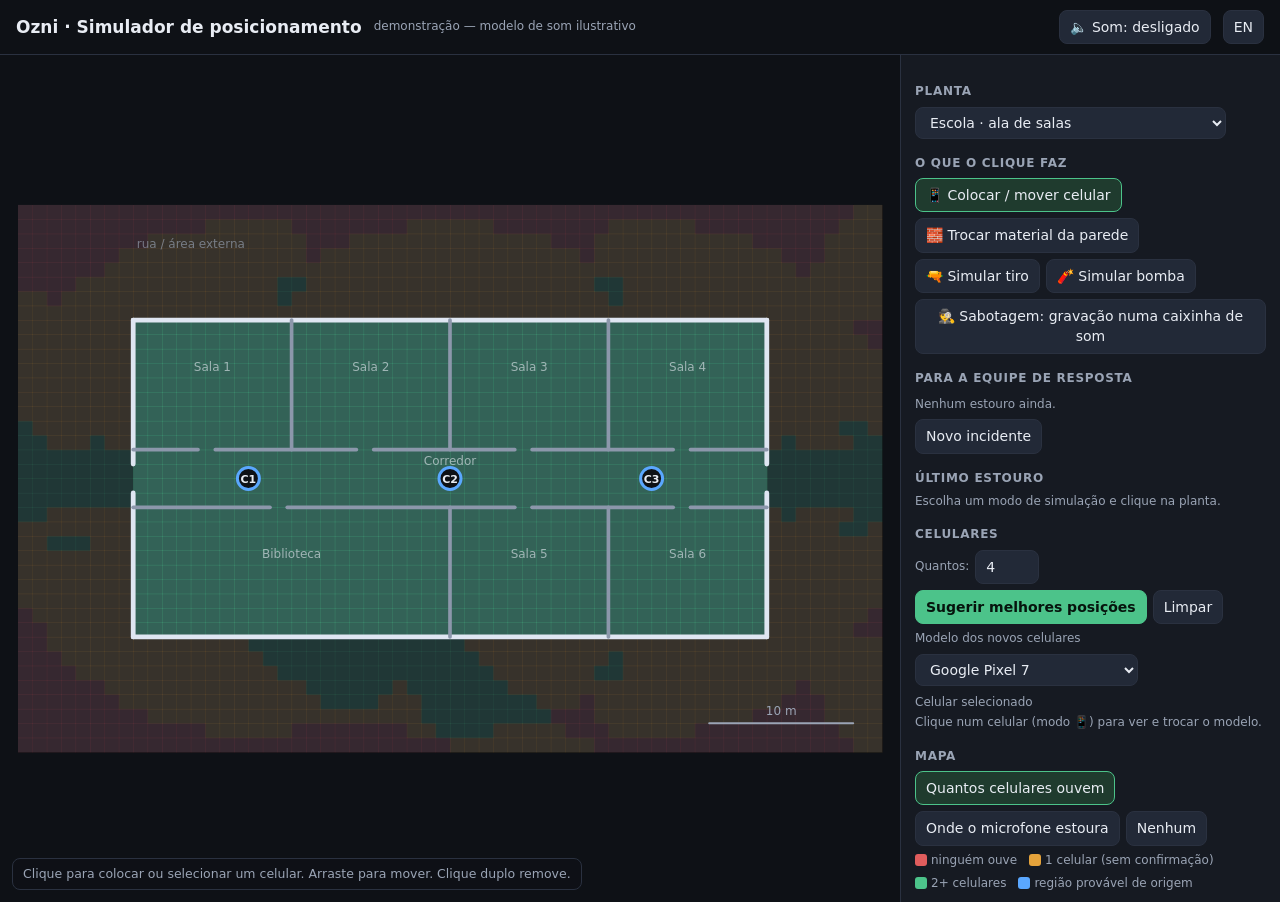
<file: simulador/index.html>
<!doctype html>
<html lang="pt-BR">
<head>
<meta charset="utf-8">
<meta name="viewport" content="width=device-width,initial-scale=1">
<title>Ozni · Simulador de posicionamento</title>
<link rel="icon" href="data:,">
<link rel="stylesheet" href="style.css?v=2">
</head>
<body>
<header>
  <h1 id="t-title"></h1><span class="tag" id="t-tag"></span>
  <span class="spacer"></span>
  <span class="note" id="listen"></span>
  <button class="btn" id="sound"></button>
  <button class="btn" id="lang">EN</button>
</header>
<main>
  <div id="stage"><canvas id="cv"></canvas><div class="hint" id="hint"></div></div>
  <aside>
    <h2 id="t-plan"></h2>
    <div class="row"><select id="layout" class="btn"></select></div>

    <h2 id="t-click"></h2>
    <div class="row" id="modes"></div>
    <p class="note" id="spoofHelp"></p>

    <h2 id="t-incident"></h2>
    <div id="incident"></div>
    <div class="row" style="margin-top:6px"><button class="btn" id="newIncident"></button></div>

    <h2 id="t-event"></h2>
    <div id="event" class="note"></div>

    <h2 id="t-phones"></h2>
    <div class="row">
      <label class="note" for="k" id="t-k"></label>
      <input id="k" type="number" min="2" max="8" value="4" class="btn" style="width:64px">
      <button class="btn primary" id="suggest"></button>
      <button class="btn" id="clear"></button>
    </div>
    <div class="row"><label class="note" for="newModelSel" id="t-newModel"></label><select id="newModelSel" class="btn"></select></div>
    <div class="note" id="t-selected" style="margin-top:8px"></div>
    <div id="phonecard"></div>

    <h2 id="t-map"></h2>
    <div class="row" id="layers"></div>
    <div class="legend" id="legend"></div>
    <h2 id="t-materials"></h2>
    <div class="legend" id="matLegend"></div>

    <h2 id="t-cov"></h2>
    <div class="stats" id="stats"></div>

    <h2 id="t-params"></h2>
    <div id="sliders"></div>

    <h2 id="t-honest"></h2>
    <p class="note" id="t-honesttext"></p>
  </aside>
</main>
<script src="i18n.js?v=2"></script>
<script src="layouts.js?v=2"></script>
<script src="model.js?v=2"></script>
<script src="audio.js?v=2"></script>
<script src="app.js?v=2"></script>
</body>
</html>
</file>
<file: simulador/style.css>
:root{--bg:#0e1116;--panel:#161a22;--line:#2a3140;--ink:#e8ecf3;--muted:#9aa4b5;--accent:#4cc38a;--warn:#e5a33b;--bad:#e05d5d;--blue:#5aa7ff}
*{box-sizing:border-box}
body{margin:0;background:var(--bg);color:var(--ink);font:14px/1.45 system-ui,-apple-system,"Segoe UI",Roboto,sans-serif}
header{display:flex;align-items:center;gap:12px;padding:10px 16px;border-bottom:1px solid var(--line)}
header h1{font-size:17px;margin:0;font-weight:650}
header .tag{font-size:12px;color:var(--muted)}
header .spacer{flex:1}
button,select,input{font:inherit}
.btn{background:#222937;border:1px solid var(--line);color:var(--ink);border-radius:8px;padding:6px 10px;cursor:pointer}
.btn:hover{border-color:#3d4860}
.btn.on{background:#1f3b2e;border-color:var(--accent)}
.btn.primary{background:var(--accent);color:#06140d;border-color:var(--accent);font-weight:600}
main{display:grid;grid-template-columns:minmax(0,1fr) 380px;height:calc(100vh - 53px)}
#stage{position:relative;overflow:hidden}
canvas{display:block;width:100%;height:100%;cursor:crosshair;touch-action:none}
aside{border-left:1px solid var(--line);background:var(--panel);overflow:auto;padding:12px 14px 40px}
h2{font-size:12px;letter-spacing:.06em;text-transform:uppercase;color:var(--muted);margin:16px 0 6px}
.row{display:flex;flex-wrap:wrap;gap:6px;margin-bottom:6px;align-items:center}
.slider{display:grid;grid-template-columns:1fr 54px;align-items:center;gap:6px;margin:4px 0}
.slider label{font-size:12.5px;color:var(--muted)}
.slider output{text-align:right;font-variant-numeric:tabular-nums;font-size:12.5px}
.slider input{grid-column:1 / span 2;width:100%}
.stats{display:grid;grid-template-columns:1fr auto;gap:2px 10px;font-variant-numeric:tabular-nums}
table{width:100%;border-collapse:collapse;font-size:12px;font-variant-numeric:tabular-nums}
td,th{padding:3px 4px;border-bottom:1px solid var(--line);text-align:left}
th{color:var(--muted);font-weight:500}
.pill{display:inline-block;border-radius:999px;padding:1px 8px;font-size:12px;font-weight:600}
.p-high{background:#4a1f1f;color:#ff9a9a}.p-normal{background:#4a3a1a;color:#f3c66b}.p-low{background:#1d3328;color:#8fe0b5}
.note{font-size:12px;color:var(--muted)}
.verdict,.card{background:#11151c;border:1px solid var(--line);border-radius:10px;padding:10px;margin-top:6px}
.verdict div{margin:2px 0}
.kv{display:flex;justify-content:space-between;gap:8px}
.legend{display:flex;flex-wrap:wrap;gap:6px 12px;font-size:12px;color:var(--muted)}
.sw{display:inline-block;width:12px;height:12px;border-radius:3px;vertical-align:-2px;margin-right:4px}
.hint{position:absolute;left:12px;bottom:12px;background:rgba(14,17,22,.88);border:1px solid var(--line);border-radius:8px;padding:6px 10px;font-size:12.5px;color:var(--muted);max-width:70%}
@media (max-width:900px){main{grid-template-columns:1fr;height:auto}#stage{height:46vh}aside{border-left:0;border-top:1px solid var(--line)}}
@media (max-width:600px){header{flex-wrap:wrap;gap:6px 8px;padding:8px 10px}header h1{font-size:15px;flex-basis:100%}header .tag,#listen{display:none}header .spacer{display:none}
  #stage{height:40vh}.hint{position:static;max-width:none;margin:6px 10px;display:block}aside{padding:10px 10px 40px}body{overflow-x:hidden}}
</file>
